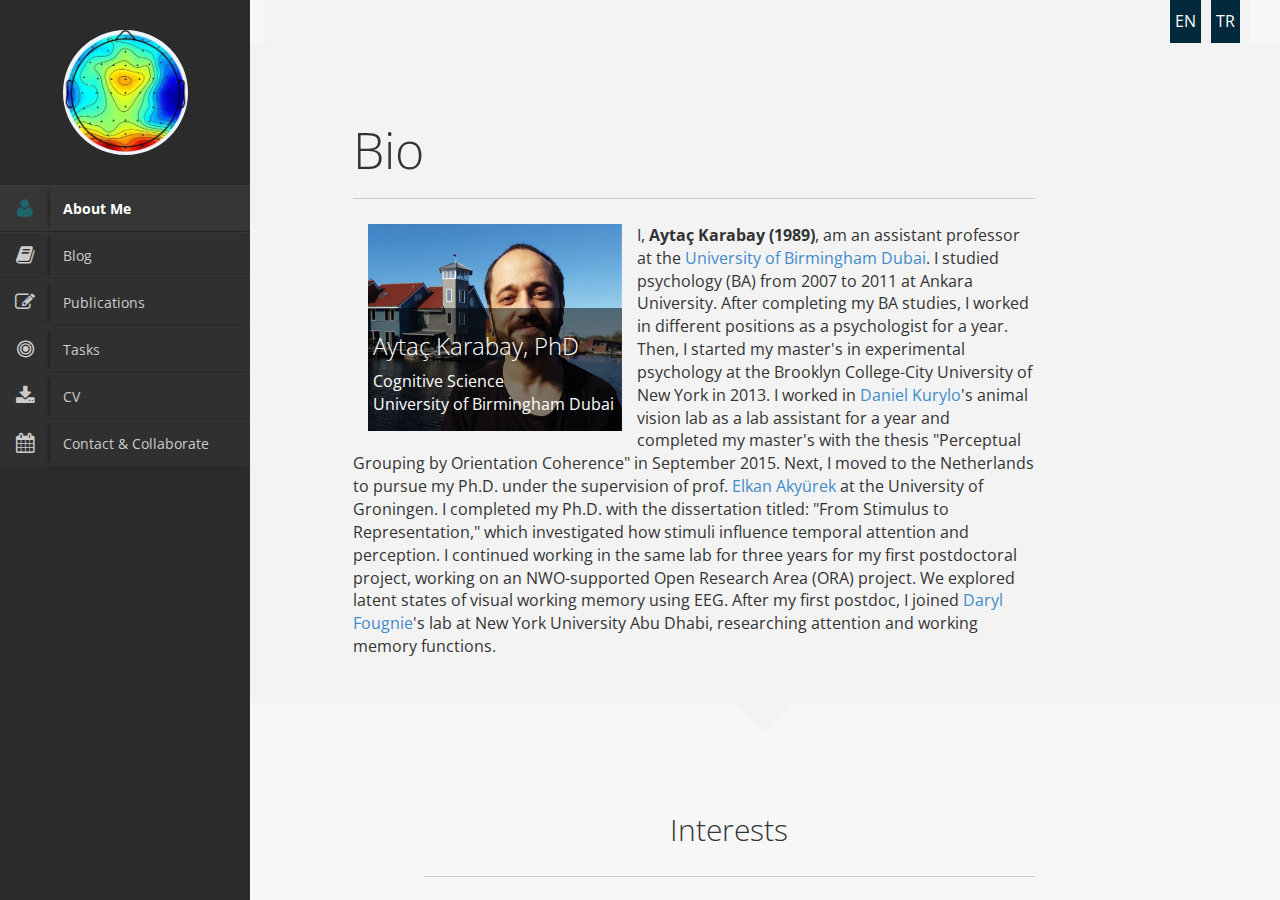
<file: index.html>
<!DOCTYPE html>
<!DOCTYPE html>
<html lang="en">
    <head>
        <title>Aytac Karabay</title>
        <meta http-equiv="Content-Type" content="text/html; charset=UTF-8">
        <meta name="author" content="owwwlab.com">
        <meta name="viewport" content="width=device-width, initial-scale=1, maximum-scale=1">
        
        <meta name="description" content="Aytac Karabay personal webpage" />
        <meta name="keywords" content="faculty profile, theme,css, html, jquery, transition, transform, 3d, css3" />

        <link rel="shortcut icon" href="favicon.ico">

        <!--CSS styles-->
        <link rel="stylesheet" href="css/bootstrap.css">
        <link rel="stylesheet" href="css/font-awesome.min.css">  
        <link rel="stylesheet" href="css/perfect-scrollbar-0.4.5.min.css">
        <link rel="stylesheet" href="css/magnific-popup.css">
        <link rel="stylesheet" href="css/style.css">
        <link id="theme-style" rel="stylesheet" href="css/theme-style.css">
		<link href="https://fonts.googleapis.com/css?family=Open+Sans&amp;subset=latin-ext" rel="stylesheet">
        
        <!--/CSS styles-->
        <!--Javascript files-->
        <script type="text/javascript" src="js/jquery-1.10.2.js"></script>
        <script type="text/javascript" src="js/TweenMax.min.js"></script>
        <script type="text/javascript" src="js/jquery.touchSwipe.min.js"></script>
        <script type="text/javascript" src="js/jquery.carouFredSel-6.2.1-packed.js"></script>
        
        <script type="text/javascript" src="js/modernizr.custom.63321.js"></script>
        <script type="text/javascript" src="js/jquery.dropdownit.js"></script>

        <script type="text/javascript" src="js/jquery.stellar.min.js"></script>
        <script type="text/javascript" src="js/ScrollToPlugin.min.js"></script>

        <script type="text/javascript" src="js/bootstrap.min.js"></script>

        <script type="text/javascript" src="js/jquery.mixitup.min.js"></script>

        <script type="text/javascript" src="js/masonry.min.js"></script>

        <script type="text/javascript" src="js/perfect-scrollbar-0.4.5.with-mousewheel.min.js"></script>

        <script type="text/javascript" src="js/magnific-popup.js"></script>
        <script type="text/javascript" src="js/custom.js"></script>

        <!--/Javascript files-->

    </head>
    <body>
		
        <div id="wrapper">
            <a href="#sidebar" class="mobilemenu"><i class="icon-reorder"></i></a>

            <div id="sidebar">
                <div id="main-nav">
                    <div id="nav-container">
                        <div id="profile" class="clearfix">
                            <div class="portrate hidden-xs"></div>
                            <!--<div class="title">
                                <h2>Aytaç Karabay</h2>
                                <h3>University of Groningen</h3>
                            </div>-->
                            
                        </div>
                        <ul id="navigation">
                            <li>
                              <a href="#biography">
                                <div class="icon icon-user"></div>
                                <div class="text">About Me</div>
                              </a>
                            </li>  
                            
                            <li>
                              <a href="#research">
                                <div class="icon icon-book"></div>
                                <div class="text">Blog</div>
                              </a>
                            </li> 
                            
                            <li>
                              <a href="#publications">
                                <div class="icon icon-edit"></div>
                                <div class="text">Publications</div>
                              </a>
                            </li> 
							
                            <li>
                              <a href="#experiments">
                                <div class="icon icon-bullseye"></div>
                                <div class="text">Tasks</div>
                              </a>
                            </li> 
                            <!--<li>
                              <a href="#teaching">
                                <div class="icon icon-time"></div>
                                <div class="text">Teaching</div>
                              </a>
                            </li>-->

                            <!--<li>
                              <a href="#gallery">
                                <div class="icon icon-picture"></div>
                                <div class="text">Gallery</div>
                              </a>
                            </li>-->

                            <li class="external">
                              <a target="_blank" href="#">
                                  <div class="icon icon-download-alt"></div>
                                  <div class="text"><a href="Files/download/Resume_Karabay.pdf" target="_blank">CV</a></div>
                              </a>
                            </li>
							
                            <li>
                              <a href="#contact">
                                  <div class="icon icon-calendar"></div>
                                  <div class="text">Contact & Collaborate</div>
                              </a>
                            </li>

                        </ul>
                    </div>        
                </div>
                
                <div class="social-icons">
                    <!--<ul>
                        <li><a href="#"><i class="icon-facebook"></i></a></li>
                        <li><a href="#"><i class="icon-twitter"></i></a></li>
                        <li><a href="#"><i class="icon-linkedin"></i></a></li>
                    </ul>-->
                </div>    
            </div>

            <div id="main">
		        <div id="biography" class="page home" data-pos="home">
							<div class="row2">
								<div id="rightlinks">
									<a href="indexTR.html">TR</a> 
									<a href="index.html">EN</a> 
								</div>	
							</div>
							   
					<!--<div class="section color-2">
                        <div class="section-container2">
                                 
                        </div>
                    </div>-->
					
                    <div class="pageheader">
                        <div class="headercontent">
                            <div class="section-container">
								<div class="row">
                                    <div class="col-sm-2 visible-sm"></div>
                                    
                                    <div class="clearfix visible-sm visible-xs"></div>
                                    <div class="col-sm-12 col-md-10">
                                        <h3 class="title">Bio</h3>
										<div class="col-sm-8 col-md-5">
                                        <div class="biothumb">
                                            <img alt="image" src="img/personal/personal-big.jpg" class="img-responsive">
                                            <div class="overlay">
											                                                
                                                <h3 class="">Aytaç Karabay, PhD</h3>
                                                <ul class="list-unstyled">
                                                    <li>Cognitive Science</li>
                                                    <li>University of Birmingham Dubai</li>
                                                </ul>
                                            </div> 
                                        </div>
										</div>
										I, <b>Aytaç Karabay (1989)</b>, am an assistant professor at the <a href="https://www.birmingham.ac.uk/staff/profiles/dubai/karabay-aytac" target="_blank">University of Birmingham Dubai</a>. 
										I studied psychology (BA) from 2007 to 2011 at Ankara University. After completing my BA studies, I worked in different positions as a psychologist 
										for a year. Then, I started my master's in experimental psychology at the Brooklyn College-City University of New York in 
										2013. I worked in <a href="https://www.gc.cuny.edu/people/daniel-kurylo" target="_blank">Daniel Kurylo</a>'s animal vision lab as a lab assistant for a 
										year and completed my master's with the thesis "Perceptual Grouping by Orientation Coherence" in September 2015. Next, 
										I moved to the Netherlands to pursue my Ph.D. under the supervision of prof. <a href="https://www.elkanakyurek.com/" target="_blank">Elkan Akyürek</a> at the University of Groningen. 
										I completed my Ph.D. with the dissertation titled: "From Stimulus to Representation," which investigated how stimuli influence 
										temporal attention and perception. I continued working in the same lab for three years for my first postdoctoral project, 
										working on an NWO-supported Open Research Area (ORA) project. We explored latent states of visual working memory using EEG. 
										After my first postdoc, I joined <a href="https://sites.google.com/site/fougnielab/home" target="_blank">Daryl Fougnie</a>'s 
										lab at New York University Abu Dhabi, researching attention and working memory functions.
										</div>  
                                </div>
                            </div>        
                        </div>
                    </div>
					<div class="pagecontents">
							<div class="section color-2">
							<div class="section-container">
							<div class="row">
									<div class="col-md-9 col-md-offset-1">
                                    <div class="title text-center">
                                        <h2>Interests</h2>
                                    </div>
									</div>
									<div class="col-md-5">
                                        <ul class="ul-boxed list-unstyled" data-columns="2">
                                            <li>Visual Attention</li>
                                            <li>Visual Perception</li>
                                            <li>Visual Working Memory</li>
										</ul>
									</div>
									<div class="col-md-5 col-md-offset-1">
                                        <ul class="ul-boxed list-unstyled" data-columns="2">
											<li>Temporal Integration</li>
                                            <li>Perceptual Grouping</li>
                                            <li>Cocoa Flavanols</li>
                                        </ul>
									</div>
							</div>
							</div>
							</div>
					</div>
                    <div class="pagecontents">
                        <div class="section color-1">
                            <div class="section-container">
                                <div class="row">
                                    <div class="col-md-5">
                                        <div class="title text-center">
                                            <h2>Education & Training</h2>
                                        </div>
                                        <ul class="ul-dates">
                                            <li>
                                                <div class="dates">
                                                    <span>Ph.D.</span>
                                                    <span>2020</span>
                                                </div>
                                                <div class="content">
                                                    <h4>Cognitive Neuroscience</h4>
                                                    <p><em>Rijksuniversiteit Groningen,</em> Groningen, the Netherlands</p>
                                                </div>
                                            </li>
                                            <li>
                                                <div class="dates">
                                                    <span>M.A.</span>
													<span>2015</span>
                                                </div>
                                                <div class="content">
                                                    <h4>Experimental Psychology</h4>
                                                    <p><em>Brooklyn College, City University of New York,</em> NY, the US</p>
                                                </div>
                                            </li>
                                            <li>
                                                <div class="dates">
                                                    <span>B.A.</span>
													<span>2011</span>
                                                </div>
                                                <div class="content">
                                                    <h4>Psychology</h4>
                                                    <p><em>Ankara University,</em> Ankara, Turkey</p>
                                                </div>
                                            </li>
                                            
                                        </ul>

                                    </div> 
									<div class="col-md-5 col-md-offset-1">
                                        <div class="title text-center">
                                            <h2>Academic Positions</h2>
                                        </div>
                                        <ul class="ul-dates">
										
											<li>
                                                <div class="dates">
                                                    <span>2025</span>
                                                    <span>----</span>
                                                </div>
                                                <div class="content">
                                                    <h4>Assistant professor</h4>
                                                    <p>Univesity of Birmingham</p>
                                                </div>
                                            </li>
										
											<li>
                                                <div class="dates">
                                                    <span>2022</span>
                                                    <span>2025</span>
                                                </div>
                                                <div class="content">
                                                    <h4>Postdoctoral researcher</h4>
                                                    <p>New York University</p>
                                                </div>
                                            </li>
											
											<li>
                                                <div class="dates">
                                                    <span>2019</span>
                                                    <span>2022</span>
                                                </div>
                                                <div class="content">
                                                    <h4>Postdoctoral researcher</h4>
                                                    <p>Rijksuniversiteit Groningen</p>
                                                </div>
                                            </li>
											
                                            <li>
                                                <div class="dates">
                                                    <span>2014</span>
                                                    <span>2015</span>
                                                </div>
                                                <div class="content">
                                                    <h4>Lab assistant</h4>
                                                    <p><em>Animal vision lab, </em>Brooklyn College, CUNY</p>
                                                </div>
                                            </li>
                                        </ul>
                                    </div>
                                </div>    
                            </div>
                                
                        </div>

                        <div class="section color-2">
                            <div class="section-container">
                                <div class="row">
                                    <div class="col-md-10 col-md-offset-1">
                                        <div class="title text-center">
                                            <h2>Honors, Awards and Grants</h2>
                                        </div>
                                        <ul class="timeline">
										
											<li class="open">
                                                <div class="date">2022</div>
                                                <div class="circle"></div>
                                                <div class="data">
                                                    <div class="subject">Open Research Award, Open Science Programme, University of Groningen</div>
                                                    <div class="text row">
                                                        <div class="col-md-2">
                                                            <img alt="image" class="thumbnail img-responsive" src="img/personal/OPA.jpeg" >
                                                        </div>
                                                        <div class="col-md-10">
                                                           Open Research award for the study ‘Concealed familiar face detection with pupillometry in rapid serial visual presentation’, by Open Science Programme, University of Groningen, Groningen, the Netherlands. 
                                                        </div>
                                                    </div>
                                                </div>
                                            </li>            							
																				
											<li class="open">
                                                <div class="date">2022</div>
                                                <div class="circle"></div>
                                                <div class="data">
                                                    <div class="subject">Best poster presentation award, Working Memory Engram workshop</div>
                                                    <div class="text row">
                                                        <div class="col-md-2">
                                                            <img alt="image" class="thumbnail img-responsive" src="img/personal/WM_engram_icon.png" >
                                                        </div>
                                                        <div class="col-md-10">
                                                           Best poster presentation award at the Searching for the Working Memory Engram workshop held in University of Groningen, Groningen, the Netherlands. 
                                                        </div>
                                                    </div>
                                                </div>
                                            </li>                                            
											
                                            <li class="open">
                                                <div class="date">2012-2019</div>
                                                <div class="circle"></div>
                                                <div class="data">
                                                    <div class="subject">Scholarship from the Ministry of Education, Turkey (200.000$)</div>
                                                    <div class="text row">
                                                        <div class="col-md-2">
                                                            <img alt="image" class="thumbnail img-responsive" src="img/personal/awards100x100.png" >
                                                        </div>
                                                        <div class="col-md-10">
                                                           Scholarship covering both masters and PhD programs in the field of experimental psychology from the Ministry of Education, Turkey. 
                                                        </div>
                                                    </div>
                                                </div>
                                            </li>
                                         </ul>
                                    </div>
                                </div>
                            </div>
                        </div>                            
                    </div>
                </div>

                <div id="research" class="page">
					<div class="row2">
						<div id="rightlinks">
							<a href="indexTR.html">TR</a> 
							<a href="index.html">EN</a> 
						</div>	
					</div>
                    <div class="pageheader">
                        
                        <div class="headercontent">
							<div class="page-container">
								<div class="section-container">
									<h3 class="title">Blog</h3>
								</div>
								<div class="section color-2">
									<div class="section-container">
										<div class="row">
											<div class="col-md-12">
												<ul class="ul-withdetails">
													<div class="row">
                                                    <div class="col-sm-6 col-md-2">
                                                        <div class="image">
                                                            <img alt="image" src="img/blog/Psychonomics.jpeg" class="img-responsive2">
                                                        </div>
                                                    </div>
                                                    <div class="col-sm-6 col-md-9">
                                                        <div class="meta">
                                                            <h2>Psychonomics Meeting (5/2018)</h2>
                                                            <p> International Psychonomics Meeting was held in Amsterdam which is close to Groningen, so that I took the chance and attended the conference with my veteran poster (Target color and contrast influences temporal attention...). It was really nice to attend such a well-organized conference. A couple of nights in the beautiful Amsterdam was relaxing as well. Overall, great experience! </p>
                                                        </div>
                                                    </div>
													</div>
												</ul>
											</div>
										</div>
                                    </div>
                                </div>
								<div class="section color-1">
									<div class="section-container">
										<div class="row">
											<div class="col-md-12">
												<ul class="ul-withdetails">
											<div class="row">
                                                    <div class="col-sm-6 col-md-2">
                                                        <div class="image">
                                                            <img alt="image" src="img/blog/darkchocolate.jpg" class="img-responsive2">
                                                        </div>
                                                    </div>
                                                    <div class="col-sm-6 col-md-9">
                                                        <div class="meta">
                                                            <h2>Mindwise-Blogpost (4/2018)</h2>
                                                            <p>I and <a href="https://www.elkanakyurek.com/" target="_blank">Elkan</a> wrote a blogpost about the flavanol study that published in Psychopharmacology on the<a href="http://mindwise-groningen.nl/"  target="_blank"> Mindwise </a>.  You can reach the full text via the <a href="http://mindwise-groningen.nl/attention-chocolate-can-give-you-an-edge/" target="_blank"> link</a>. Also, there is a <a href="https://www.reddit.com/r/Nootropics/comments/83i3kt/the_acute_effects_of_cocoa_flavanols_on_temporal/" target="_blank"> reddit post </a> about the study which I encountered; it was really nice to see that people are interested in our work. </p>
                                                        </div>
                                                    </div>
                                            </div>                                          
                                            
                                        </ul>
										</div>
										</div>
                                    </div>
                                </div>
								
								
							</div>
                        </div>    
                    </div>
                </div>
				
               <div id="publications" class="page">
                    <div class="row2">
						<div id="rightlinks">
							<a href="indexTR.html">TR</a> 
							<a href="index.html">EN</a> 
						</div>	
					</div>
					<div class="page-container">
                        <div class="pageheader">
                            <div class="headercontent">
                                <div class="section-container">
                                    <h2 class="title">Publications</h2>
                                </div>
                            </div>
                        </div>

                        <div class="pagecontents">
                            
                            <div class="section color-1" id="filters">
                                <div class="section-container">
                                    <div class="row">
                                        
                                        <div class="col-md-3">
                                            <h3>Filter by type:</h3>
                                        </div>
                                        <div class="col-md-6">
                                            <select id="cd-dropdown" name="cd-dropdown" class="cd-select">
                                                <option class="filter" value="all" selected>All types</option>
                                                <option class="filter" value="jpaper">Journal Papers</option>
                                                <option class="filter" value="cpaper">Conference Contributions</option>
                                                <!-- <option class="filter" value="bookchapter">Book Chapters</option>-->
                                                <option class="filter" value="book">Books</option>
                                                <!-- <option class="filter" value="report">Reports</option>
                                                <option class="filter" value="tpaper">Technical Papers</option> -->
                                            </select>
                                        </div>
                                        
                                        <div class="col-md-3" id="sort">
                                            <span>Sort by year:</span>
                                            <div class="btn-group pull-right"> 

                                                <button type="button" data-sort="data-year" data-order="desc" class="sort btn btn-default"><i class="icon-sort-by-order"></i></button>
                                                <button type="button" data-sort="data-year" data-order="asc" class="sort btn btn-default"><i class="icon-sort-by-order-alt"></i></button>
                                            </div>
                                        </div>    
                                    </div>
                                </div>
                            </div>

                            <div class="section color-2" id="pub-grid">
                                <div class="section-container">
                                    <div class="row">
                                        <div class="col-md-12">
                                            <div class="pitems">
											
												<div class="item mix jpaper" data-year="2025">
                                                    <div class="pubmain">
                                                        <div class="pubassets">
                                                            <a href="#" class="pubcollapse">
                                                                <i class="icon-expand-alt"></i>
                                                            </a>
                                                            <a href="https://onlinelibrary.wiley.com/doi/full/10.1111/psyp.70020" class="tooltips" title="External link" target="_blank">
                                                                <i class="icon-external-link"></i> 
                                                            </a>
															<a href="https://onlinelibrary.wiley.com/doi/pdfdirect/10.1111/psyp.70020?download=true" class="tooltips" title="Download" target="_blank">
                                                                <i class="icon-cloud-download"></i>
                                                            </a>
															<a href="https://osf.io/7wrjh/" class="tooltips" title="Data" target="_blank">
                                                                <i class="icon-bar-chart"></i>
                                                            </a> 
															
													    </div>
                                                        <h4 class="pubtitle">Behaviorally irrelevant feature matching increases neural and behavioral working memory readout</h4>
                                                        <div class="pubauthor"><strong>Karabay, A.</strong>, Wolff, M. J., Ruuskanen, V., & Akyürek, E.G. </div>
                                                        <div class="pubcite"><span class="label label-success">Journal Paper</span>  Psychophysiology. (2025)</div>
                                                    </div>
                                                    <div class="pubdetails">
                                                        <h4>Abstract</h4>
                                                        <p>There is an ongoing debate about whether working memory (WM) maintenance relies on persistent activity and/or short-term synaptic plasticity. 
														This is a challenging question, because neuroimaging techniques in cognitive neuroscience measure activity only. Recently, neural perturbation 
														techniques have been developed to tackle this issue, such as visual impulse perturbation or “pinging,” which reveals (un)attended WM content during
														maintenance. There are contrasting explanations of how pinging reveals WM content, which is central to the debate. Pinging could reveal mnemonic
														representations by perturbing content-specific networks or by increasing the neural signal-to-noise ratio of active neural states. Here we tested
														the extent to which the neural impulse response is patterned by the WM network, by presenting two different impulse stimuli. If the impulse 
														interacts with WM networks, the WM-specific impulse response should be enhanced by physical overlap between the initial memory item and the
														subsequent external perturbation stimulus. This prediction was tested in a working memory task by matching or mismatching task-irrelevant 
														spatial frequencies between memory items and impulse stimuli, as well as probes. Matching probe spatial frequency with memory items resulted 
														in faster behavioral response times and matching impulse spatial frequency with memory items increased the specificity of the neural impulse 
														response as measured from EEG. Matching spatial frequencies did neither result in globally stronger neural responses nor in a larger decrease 
														in trial-to-trial variability compared to mismatching spatial frequencies. The improved neural and behavioral readout of irrelevant feature 
														matching provide evidence that impulse perturbation interacts directly with the memory representations.</p>
                                                    </div>
                                                </div>					
												
												
												<div class="item mix jpaper" data-year="2025">
                                                    <div class="pubmain">
                                                        <div class="pubassets">
                                                            <a href="#" class="pubcollapse">
                                                                <i class="icon-expand-alt"></i>
                                                            </a>
                                                            <a href="https://link.springer.com/article/10.1007/s00394-024-03514-8" class="tooltips" title="External link" target="_blank">
                                                                <i class="icon-external-link"></i> 
                                                            </a>
															<a href="https://link.springer.com/content/pdf/10.1007/s00394-024-03514-8.pdf" class="tooltips" title="Download" target="_blank">
                                                                <i class="icon-cloud-download"></i>
                                                            </a>
															<a href="https://osf.io/kjgyd" class="tooltips" title="Data" target="_blank">
                                                                <i class="icon-bar-chart"></i>
                                                            </a> 
															
													    </div>
                                                        <h4 class="pubtitle">Concurrent consumption of cocoa flavanols and caffeine does not acutely modulate working memory and attention</h4>
                                                        <div class="pubauthor">Akyürek, E.G., <strong>Karabay, A.</strong>, & Altınok, A. </div>
                                                        <div class="pubcite"><span class="label label-success">Journal Paper</span>  European Journal of Nutrition. (2025)</div>
                                                    </div>
                                                    <div class="pubdetails">
                                                        <h4>Abstract</h4>
                                                        <p><strong>Purpose: </strong>Consumption of cocoa flavanols and caffeine might acutely enhance cognition, particularly in synergy. Due to the use of multifaceted tasks in prior research, it is unclear precisely which cognitive functions are implicated. Here we aimed to assess the acute effects of the (joint) ingestion of cocoa flavanols and caffeine on temporal attention, spatial attention, and working memory.</p>
														<p><strong>Methods: </strong>In four separate sessions of a randomized, double-blind, placebo-controlled, crossover trial, 48 young adult participants consumed a placebo drink, a cocoa flavanols (415 mg) drink, a caffeine (215 mg) drink, and a drink containing both concurrently. In each session, after ingestion, we tested performance in three cognitive tasks. We tested temporal attention in a dual-target rapid serial visual presentation paradigm, known to elicit the attentional blink, in which the time between the targets was manipulated. We measured spatial attention in a visual search task, where we varied the number of distractors that appeared simultaneously with the target. We tested working memory in a delayed recall task, in which the number of stimuli to be remembered was manipulated.</p>
														<p><strong>Results: </strong>We obtained the expected performance pattern in each task, but found no evidence for modulation of response accuracy or reaction times by the ingestion of either substance, nor of their combined ingestion, even in the most challenging task conditions.</p>
														<p><strong>Conclusions: </strong>We conclude that, even when jointly ingested, neither the tested amount of cocoa flavanols nor caffeine have acute effects that are robustly measurable on cognitive tasks that target attention and working memory specifically.</p>
                                                    </div>
                                                </div>					
												
												<div class="item mix jpaper" data-year="2024">
                                                    <div class="pubmain">
                                                        <div class="pubassets">
                                                            
                                                            <a href="https://escienceediting.org/journal/view.php?doi=10.6087/kcse.345" class="tooltips" title="External link" target="_blank">
                                                                <i class="icon-external-link"></i> 
                                                            </a>
															<a href="https://escienceediting.org/upload/pdf/kcse-345.pdf" class="tooltips" title="Download" target="_blank">
                                                                <i class="icon-cloud-download"></i>
                                                            </a>
															<!--<a href="https://osf.io/wf5uv/" class="tooltips" title="Data" target="_blank">
                                                                <i class="icon-bar-chart"></i>
                                                            </a> -->
															
													    </div>
                                                        <h4 class="pubtitle">Our journey as intern junior editors at the journal of experimental psychology: Human perception and performance</h4>
                                                        <div class="pubauthor">Guérin, S.M.R., Tarlao, C., & <strong>Karabay, A.</strong></div>
                                                        <div class="pubcite"><span class="label label-success">Essay</span> Science Editing. (2024)</div>
                                                    </div>
                                                </div>															
												
													
												<div class="item mix jpaper" data-year="2024">
                                                    <div class="pubmain">
                                                        <div class="pubassets">
                                                            <a href="#" class="pubcollapse">
                                                                <i class="icon-expand-alt"></i>
                                                            </a>
                                                            <a href="https://link.springer.com/article/10.3758/s13428-024-02477-2#Sec33" class="tooltips" title="External link" target="_blank">
                                                                <i class="icon-external-link"></i> 
                                                            </a>
															<a href="https://link.springer.com/content/pdf/10.3758/s13428-024-02477-2.pdf" class="tooltips" title="Download" target="_blank">
                                                                <i class="icon-cloud-download"></i>
                                                            </a>
															<a href="https://osf.io/wf5uv/" class="tooltips" title="Data" target="_blank">
                                                                <i class="icon-bar-chart"></i>
                                                            </a> 
															
													    </div>
                                                        <h4 class="pubtitle">Introducing ART: a new method of testing auditory memory with circular reproduction tasks</h4>
                                                        <div class="pubauthor"><strong>Karabay, A.</strong>, Nijenkamp, R., Sarampalis, A., & Fougnie, D. </div>
                                                        <div class="pubcite"><span class="label label-success">Journal Paper</span> Behavior Research Methods. (2024)</div>
                                                    </div>
                                                    <div class="pubdetails">
                                                        <h4>Abstract</h4>
                                                        <p>Theories of visual working memory have seen significant progress through the use of continuous reproduction tasks. However, these tasks have mainly focused on studying visual features, 
														with limited examples existing in the auditory domain. Therefore, it is unknown to what extent newly developed memory models reflect domain-general limitations or are specific to the visual
														domain. To address this gap, we developed a novel methodology: the Auditory Reproduction Task (ART). This task utilizes Shepard tones, which create an infinite rising or falling tone illusion
														by dissecting pitch chroma and height, to create a 1-360° auditory circular space. In Experiment 1, we validated the perceptual circularity and uniformity of this auditory stimulus space. 
														In Experiment 2, we demonstrated that auditory working memory shows similar set size effects to visual working memory—report error increased at set size two relative to one caused by swap errors.
														In Experiment 3, we tested the validity of ART by correlating reproduction errors with commonly used auditory and visual working memory tasks. Analyses revealed that ART errors were significantly
														correlated with performance in both auditory and visual working memory tasks, albeit with a stronger correlation observed with auditory working memory. While these experiments have only scratched
														the surface of the theoretical and computational constraints on auditory working memory, they provide a valuable proof-of-concept for ART. Further research with ART has the potential to deepen
														our understanding of auditory working memory, as well as to explore the extent to which existing models are tapping into domain-general constraints. 
														</p>
                                                    </div>
                                                </div>						
												
												
												<div class="item mix cpaper" data-year="2024">
													<div class="pubmain">
													<!--<div class="pubassets">
                                                            <a href="#" class="pubcollapse">
                                                                <i class="icon-expand-alt"></i>
                                                            </a>
                                                    </div>
													<div class="pubassets">
                                                            <a href="#" class="pubcollapse">
                                                                <i class="icon-expand-alt"></i>
                                                            </a>
                                                    </div>-->
														<h4 class="pubtitle"> Evidence against levels of processing theories of visual awareness </h4>
                                                        <div class="pubauthor"> <strong>Karabay, A.</strong>, & Fougnie, D.  </div>
                                                        <div class="pubcite"><span class="label label-warning">Poster</span>  Asia Pacific Conference On Vision (APCV2024) in Singapore. (2024)</div>
													</div>
													<div class="pubdetails">
                                                        <h4>Abstract</h4>
                                                        <p>There is debate about whether awareness during visual perception occurs abruptly (all-or-none) or gradually. One influential view is the
														levels of processing (LOP) theory which states that visual awareness depends on the stimulus. Low-level stimuli, such as color, evoke gradual
														awareness, while high-level stimuli, such as object identity, elicit abrupt, all-or-none perception. A critical source of evidence supporting
														LOP is that self-reported perceptual clarity measures reveal more intermediate values of perceptual clarity for low- (e.g. color) than high- 
														(e.g. letter) level stimuli. Here we provide several pieces of evidence inconsistent with this theory. First, previous studies confound stimulus
														level with category-flatness. Does increased perceptual clarity of X versus blue reflect that a noisy perception of X is perceived as X due to 
														large category priors for letter stimuli (e.g. there is no meaningful halfway point between X and M but there is between blue and red)? Consistent 
														with this, when we generated a high-level stimulus set that lacked meaningful category boundaries (by morphing unfamiliar faces into a continuous space)
														our results revealed gradual awareness. Second, by varying foil-target similarity, we show that an assumption underlying perceptual clarity measures—that
														they measure stimulus clarity not the difficulty of perceptual judgments—is incorrect. Finally, existing studies do not equate performance. This is 
														problematic because high-level stimuli have better performance, and the apparent all-or-none nature of categorical stimuli may reflect few intermediate 
														perceptual clarity ratings due to high confidence. Consistent with this, preliminary data suggests gradual awareness for all stimuli, including letters, 
														when task performance is equated across stimuli. Taken together, our findings reject the notion of separate awareness pathways for high- vs. low-level 
														stimuli and suggest that gradual versus all-or-none perception depends on other methodological properties.
														</p>
                                                    </div>
												</div>
												
												<div class="item mix cpaper" data-year="2024">
													<div class="pubmain">
													<!--<div class="pubassets">
                                                            <a href="#" class="pubcollapse">
                                                                <i class="icon-expand-alt"></i>
                                                            </a>
                                                    </div>
													<div class="pubassets">
                                                            <a href="#" class="pubcollapse">
                                                                <i class="icon-expand-alt"></i>
                                                            </a>
                                                    </div>-->
														<h4 class="pubtitle"> Where’s Waldo in the mind: Accessing perceptual and semantic attributes in perception and working memory </h4>
                                                        <div class="pubauthor"> Sasin, E., Zhou, Y., <strong>Karabay, A.</strong>, Shrestha, S., & Fougnie, D.  </div>
                                                        <div class="pubcite"><span class="label label-warning">Poster</span>  The Vision Sciences Society Meeting (VSS2024) in Florida, USA. (2024)</div>
													</div>
													<div class="pubdetails">
                                                        <h4>Abstract</h4>
                                                        <p>During perception, low-level features (such as color) are processed faster than high-level features (such as semantic properties). But what about
														accessing information from working memory? Recent work (Kong & Fougnie, 2021) has shown that search in working memory may be distinct from visual
														search regarding which features are most efficient. Further, research on long-term memory (Linde-Domingo, Treder, Kerrén, & Wimber, 2019) has 
														shown that semantic information is retrieved more rapidly than perceptual information. However, it is not yet known whether semantic properties
														are accessed faster from working memory than perceptual attributes. In two experiments, participants were shown four images that were either 
														animate or inanimate objects (semantic property) and which could be in the form of a photograph or drawing (perceptual property). Participants
														were pre-cued (perception – Experiment 1) or post-cued (working memory – Experiment 2) to the location of one of these objects. The cues were 
														accompanied by either a semantic (“animate or inanimate?”) or perceptual (“drawing or photograph?”) question. Unsurprisingly, perceptual aspects
														were discriminated faster than semantic aspects when the information was available to visual perception. However, when the task required accessing
														no longer presented information from working memory, participants took less time to respond to semantic than perceptual queries. These experiments,
														together with other recent findings, point to a reversal of the processing hierarchy for perception and memory. While visual perception is feed-forward,
														retrieving information in memory might first involve accessing high-level properties such as semantic categories, followed by access to lower-level visual properties.
														</p>
                                                    </div>
												</div>
												
												
												
												
												<div class="item mix jpaper" data-year="2024">
                                                    <div class="pubmain">
                                                        <div class="pubassets">
                                                            <a href="#" class="pubcollapse">
                                                                <i class="icon-expand-alt"></i>
                                                            </a>
                                                            <a href="https://direct.mit.edu/imag/article/doi/10.1162/imag_a_00173/120839/Concurrent-maintenance-of-both-veridical-and" class="tooltips" title="External link" target="_blank">
                                                                <i class="icon-external-link"></i> 
                                                            </a>
															<a href="https://direct.mit.edu/imag/article-pdf/doi/10.1162/imag_a_00173/2373425/imag_a_00173.pdf" class="tooltips" title="Download" target="_blank">
                                                                <i class="icon-cloud-download"></i>
                                                            </a>
															<a href="https://osf.io/3hdpc" class="tooltips" title="Data" target="_blank">
                                                                <i class="icon-bar-chart"></i>
                                                            </a> 
															
													    </div>
                                                        <h4 class="pubtitle">Concurrent maintenance of both veridical and transformed working memory representations within unique coding schemes</h4>
                                                        <div class="pubauthor">Kandemir, G., Wolff, M.J., <strong>Karabay, A.</strong>, Stokes, M.G., Axmacher, N., & Akyürek, E.G.</div>
                                                        <div class="pubcite"><span class="label label-success">Journal Paper</span> Imaging Neuroscience. (2024)</div>
                                                    </div>
                                                    <div class="pubdetails">
                                                        <h4>Abstract</h4>
                                                        <p>In the dynamic environment we live in, the already limited information that human working memory can maintain needs to be constantly updated
														to optimally guide behaviour. Indeed, previous studies showed that leading up to a response, representations maintained in working memory 
														representations are transformed continuously. This goes hand-in-hand with the removal of task-irrelevant items. However, does such removal
														also include the representations of stimuli as they were originally, prior to transformation? Here we assessed the neural representation of 
														task-relevant transformed representations, and the no-longer-relevant veridical representations they originated from. We applied multivariate
														pattern analysis to electroencephalographic data during maintenance of orientation gratings with and without mental rotation. During maintenance,
														we perturbed the representational network by means of a visual impulse stimulus, and were thus able to successfully decode veridical as well as
														imaginary, transformed orientation gratings from impulse-driven activity. The impulse response reflected only task-relevant (cued), 
														but not task-irrelevant (uncued) items, suggesting that the latter were quickly discarded from working memory. By contrast, even though the
														original cued orientation gratings were also no longer task-relevant after mental rotation, these items continued to be represented next to
														the rotated ones, in different representational formats. This seemingly inefficient use of scarce working memory capacity was associated with
														reduced probe response times and may thus serve to increase precision and flexibility in guiding behaviour in dynamic environments.
														</p>
                                                    </div>
                                                </div>						
												
												
												
												<div class="item mix jpaper" data-year="2024">
                                                    <div class="pubmain">
                                                        <div class="pubassets">
                                                            <a href="#" class="pubcollapse">
                                                                <i class="icon-expand-alt"></i>
                                                            </a>
                                                            <a href="https://www.sciencedirect.com/science/article/pii/S1053810023001642" class="tooltips" title="External link" target="_blank">
                                                                <i class="icon-external-link"></i> 
                                                            </a>
															<a href="https://www.sciencedirect.com/science/article/pii/S1053810023001642/pdfft?md5=6013e46f651ec491aa01cdebbaed322b&pid=1-s2.0-S1053810023001642-main.pdf" class="tooltips" title="Download" target="_blank">
                                                                <i class="icon-cloud-download"></i>
                                                            </a>
															<a href="https://osf.io/am5y7/" class="tooltips" title="Data" target="_blank">
                                                                <i class="icon-bar-chart"></i>
                                                            </a> 
															
													    </div>
                                                        <h4 class="pubtitle">Attentional blur and blink: Effects of adaptive attentional scaling on visual awareness</h4>
                                                        <div class="pubauthor">Wang, S., <strong>Karabay, A.</strong>, & Akyürek, E.G.</div>
                                                        <div class="pubcite"><span class="label label-success">Journal Paper</span> Consciusness and Cognition. (2024)</div>
                                                    </div>
                                                    <div class="pubdetails">
                                                        <h4>Abstract</h4>
                                                        <p>Attentional scaling is a crucial mechanism that enables us to flexibly allocate our attention to larger or smaller regions in 
														the visual field. Although previous studies have demonstrated the critical role of attentional scaling in visual processing, its 
														impact on modulating visual awareness is not yet fully understood. This study investigates the adaptive control of attentional scaling 
														and its influence on visual awareness in an attentional blink paradigm. Participants were required to attend to the first target’s location, 
														which was manipulated either session-wise, trial-wise, or such that it could be learned across a block of trials. Discrete, all-or-none, 
														awareness was expected when attention was allocated to a narrow area, while gradual awareness was expected when attention was allocated 
														to a larger area. We used mixture modeling to assess second target awareness across these different attentional scales. The results revealed 
														that participants could adaptively control their attentional scale both across stable sessions, and through (implicit) statistical learning 
														in blocks of successive trials. This produced gradual perceptual awareness when the participants adopted a broad attentional scale, causing 
														an attentional “blur”. However, trial-wise cues did not allow for attentional scaling, resulting in more discrete target perception overall, 
														and an attentional “blink”. We conclude that the attentional scale is to some extent under adaptive control during the attentional blink/blur, 
														where it can produce qualitatively different modes of perceptual awareness.
														</p>
                                                    </div>
                                                </div>						
												
												
												<div class="item mix cpaper" data-year="2023">
													<div class="pubmain">
													<div class="pubassets">
                                                            <a href="#" class="pubcollapse">
                                                                <i class="icon-expand-alt"></i>
                                                            </a>
                                                    </div>
													<!--<div class="pubassets">
                                                            <a href="#" class="pubcollapse">
                                                                <i class="icon-expand-alt"></i>
                                                            </a>
                                                    </div>-->
														<h4 class="pubtitle"> Concealed familiar face detection with EEG in rapid serial visual presentation </h4>
                                                        <div class="pubauthor"> Chen, I., <strong>Karabay, A.</strong>, Mathȏt, S., Buchel, P., van der Mijn, R.,  Bowman, H., & Akyürek, E. G.  </div>
                                                        <div class="pubcite"><span class="label label-warning">Poster</span>  the 45th European Conference on Visual Perception (ECVP) in Paphos, Cyprus. (2023)</div>
													</div>
													<div class="pubdetails">
                                                        <h4>Abstract</h4>
                                                        <p>Classical concealed information tests (CITs) are in some circumstances able to detect concealed information, but are also vulnerable to countermeasures that participants can use to shield
															concealed information from detection. Rapid serial visual presentation (RSVP) has proven effective against such countermeasures, and can thus substantially reduce type-II error. Research to date has relied on classic univariate analyses of EEG
															data. Here we investigated whether RSVP-based CIT with multivariate analysis (decoding) of the EEG is potentially more effective for detecting ‘concealed knowledge’ of familiar faces. 29
															participants searched for a target face in an RSVP task while a familiar face (one of their parents’ faces), or one of two control
															faces also appeared in the stream. Using neural-network decoding, we detected concealed information for each individual
															with an average hit rate of 61.8% and an average correct rejection rate of 72.7%, while accuracy was 49.4% (around chance
															level), when we decoded one control face from the other. In comparison, univariate analyses were only able to detect familiar face recognition in 19 participants. Our findings suggest that 
															neural-network decoding makes RSVP-based CIT a more reliable method to detect concealed information.
														</p>
                                                    </div>
												</div>


												<div class="item mix cpaper" data-year="2023">
													<div class="pubmain">
													<div class="pubassets">
                                                            <a href="#" class="pubcollapse">
                                                                <i class="icon-expand-alt"></i>
                                                            </a>
                                                    </div>
													<!--<div class="pubassets">
                                                            <a href="#" class="pubcollapse">
                                                                <i class="icon-expand-alt"></i>
                                                            </a>
                                                    </div>-->
														<h4 class="pubtitle"> Introducing ART: a new method of testing auditory memory with circular reproduction tasks </h4>
                                                        <div class="pubauthor"> Fougnie, D., <strong>Karabay, A.</strong>, Nijenkamp, R., & Sarampalis, A.  </div>
                                                        <div class="pubcite"><span class="label label-warning">Poster</span>  The Vision Sciences Society Meeting (VSS2023) in Florida, USA. (2023)</div>
													</div>
													<div class="pubdetails">
                                                        <h4>Abstract</h4>
                                                        <p>Working memory research has largely focused on the visual domain, however, a full picture of working memory requires understanding its properties 
														in other domains (e.g., auditory). Recently, working memory tasks have focused on circular reproduction tasks, since these allow the separation of 
														putatively distinct mechanisms. Critically, such tasks have been leveraged only to study visual features (e.g., color & orientation) and have not been 
														expanded to the auditory domain. Here we developed a new methodology: Auditory reproduction task (ART). To overcome the challenge of creating a circular 
														space with auditory information, we relied on Shepard tones which create an illusion of infinite rising or falling tone frequency. We converted an octave 
														range of Shepard tones to a 0-360° circular space. In the first experiment, we validated the perceptual circularity of the Shepard tones with multidimensional 
														scaling. The perceptual space of the tones resembled an almost perfect circle. In the second experiment, we demonstrated that auditory working memory shows 
														set-size effects, similar to visual working memory. Specifically, reproduction errors increased when participants were required to retain two (sequentially 
														presented) versus one tone. Further, the preliminary results, when subjected to mixture modeling, revealed that precision decreased as a function of set size, 
														demonstrating that the theoretical models on visual working memory can be used to study auditory working memory. Similar to visual working memory, we found 
														evidence that the non-tested item influenced responses to the tested item—repulsion when the distance between the two random tones was small and attraction 
														when the distance was large. Taken as a whole, these findings validate the ART task as a useful tool to study the properties of auditory working memory and 
														how they may be similar to (or differ from) visual working memory.
														</p>
                                                    </div>
												</div>
												
												
												<div class="item mix cpaper" data-year="2023">
													<div class="pubmain">
													<div class="pubassets">
                                                            <a href="#" class="pubcollapse">
                                                                <i class="icon-expand-alt"></i>
                                                            </a>
                                                    </div>
													<!--<div class="pubassets">
                                                            <a href="#" class="pubcollapse">
                                                                <i class="icon-expand-alt"></i>
                                                            </a>
                                                    </div>-->
														<h4 class="pubtitle"> Concealed familiar face detection with oculomotor measures and EEG in rapid serial visual presentation </h4>
                                                        <div class="pubauthor"> Chen, I., Mathȏt, S., van der Mijn, R., <strong>Karabay, A.</strong>, Bowman, H., & Akyürek, E. G.  </div>
                                                        <div class="pubcite"><span class="label label-warning">Poster</span>  The Vision Sciences Society Meeting (VSS2023) in Florida, USA. (2023)</div>
													</div>
													<div class="pubdetails">
                                                        <h4>Abstract</h4>
                                                        <p>Traditional concealed information tests (CIT) work fairly well, but people can still use countermeasures to avoid detection. Presenting 
														the critical stimuli in rapid serial visual presentation (RSVP) while measuring EEG has proven effective against countermeasures. We investigated
														here to what extent concealed information (familiar faces) are also detectable in RSVP-based CIT with oculomotor measures, in particular pupil 
														size and micro-saccades. In our two studies (one with oculomotor measures and one with EEG), 31 and 34 participants, respectively, were asked to
														search for a target face in an RSVP task, while a familiar face, one of their parents’ faces, or a control face also appeared in the task. We 
														found that the pupil dilated more in response to the familiar faces, as compared to control faces, an effect that was most pronounced when looking 
														at the velocity of pupil-size changes, rather than pupil size itself. Micro-saccades did not seem to add much information. Overall, EEG remained 
														more sensitive than the oculomotor measures, but concealed information detection by means of the latter was nevertheless substantial. Taking 
														practical considerations into account, the application of oculomotor measures in RSVP-based CIT may thus present a viable alternative to EEG.
														</p>
                                                    </div>
												</div>


												<div class="item mix cpaper" data-year="2023">
													<div class="pubmain">
													<div class="pubassets">
                                                            <a href="#" class="pubcollapse">
                                                                <i class="icon-expand-alt"></i>
                                                            </a>
                                                    </div>
													<!--<div class="pubassets">
                                                            <a href="#" class="pubcollapse">
                                                                <i class="icon-expand-alt"></i>
                                                            </a>
                                                    </div>-->
														<h4 class="pubtitle">Attentional blur and blink: Effects of adaptive attentional scaling on visual awareness </h4>
                                                        <div class="pubauthor">Wang, S., <strong>Karabay, A.</strong>, & Akyürek, E. G. </div>
                                                        <div class="pubcite"><span class="label label-warning">Talk</span> 23st Conference of the European Society for Cognitive Psychology (ESCoP) in Porto, Portugal. (2023)</div>
													</div>
													<div class="pubdetails">
                                                        <h4>Abstract</h4>
                                                        <p>Attentional scaling is a mechanism allowing us to allocate our attention flexibly to larger or smaller regions, the role of which in visual processing has been established 
														in previous studies. However, little is known about its role in modulating visual awareness. This study investigated how attentional scaling can be adaptively controlled and 
														influence visual awareness. We employed an attentional blink (AB) paradigm that highlights the temporal limits of attentional selection. The first target’s location was either 
														explicitly cued, block-wise or trial-wise, or implicitly learned. Narrow attentional scaling resulted in discrete awareness, whereas broader one produced gradual awareness.
														Mixture modeling was used to assess second target awareness across attentional scaling conditions. We found that participants were able to adjust attentional scaling through
														both explicit block-wise cues and implicit learning, leading to a gradual awareness (attentional blur). Trialwise cues did not allow attentional scaling, causing more discrete
														target perception overall (attentional blink). Our study thus showed that attentional scaling could be adaptively controlled during the AB, leading to qualitatively different 
														perceptual awareness.
														</p>
                                                    </div>
												</div>												
												
												<div class="item mix cpaper" data-year="2023">
													<div class="pubmain">
													<div class="pubassets">
                                                            <a href="#" class="pubcollapse">
                                                                <i class="icon-expand-alt"></i>
                                                            </a>
                                                    </div>
													<!--<div class="pubassets">
                                                            <a href="#" class="pubcollapse">
                                                                <i class="icon-expand-alt"></i>
                                                            </a>
                                                    </div>-->
														<h4 class="pubtitle">Concealed familiar face detection with EEG in rapid serial visual presentation </h4>
                                                        <div class="pubauthor">Chen, I., Mathȏt, S., van der Mijn, R., <strong>Karabay, A.</strong>, Bowman, H., & Akyürek, E. G. </div>
                                                        <div class="pubcite"><span class="label label-warning">Talk</span> 23st Conference of the European Society for Cognitive Psychology (ESCoP) in Porto, Portugal. (2023)</div>
													</div>
													<div class="pubdetails">
                                                        <h4>Abstract</h4>
                                                        <p>Classical concealed information tests (CITs) are in some circumstances able to detect concealed information, but vulnerable to countermeasures 
														that participants can use to shield concealed information from detection. Rapid serial visual presentation (RSVP) has proven effective against such
														countermeasures, and can thus substantially reduce type-II error. Research to date has relied on classic univariate analyses of EEG data. Here we
														investigated whether RSVP-based CIT with multivariate analysis (decoding) of the EEG is potentially more effective for detecting 'concealed knowledge'
														of familiar face. 29 participants searched for a target face in an RSVP task while a familiar face (one of their parents' faces), or one of two control
														faces also appeared. Using neural network decoding, we detected concealed information for each individual with an average hit rate of 61.8% and an average 
														correct rejection rate of 72.7%, while accuracy was around chance level when we decoded one control face from the other. In comparison, univariate analyses
														were only able to detect familiar face recognition in 19 participants. Our findings suggest that neural network decoding makes RSVP-based CIT a more reliable
														method to detect concealed information.
														</p>
                                                    </div>
												</div>
												
												
												<div class="item mix jpaper" data-year="2023">
                                                    <div class="pubmain">
                                                        <div class="pubassets">
                                                            <a href="#" class="pubcollapse">
                                                                <i class="icon-expand-alt"></i>
                                                            </a>
                                                            <a href="https://journals.sagepub.com/doi/10.1177/02698811231161579" class="tooltips" title="External link" target="_blank">
                                                                <i class="icon-external-link"></i> 
                                                            </a>
															<a href="https://journals.sagepub.com/doi/pdf/10.1177/02698811231161579?download=true" class="tooltips" title="Download" target="_blank">
                                                                <i class="icon-cloud-download"></i>
                                                            </a>
															<a href="https://osf.io/tqyme/" class="tooltips" title="Data" target="_blank">
                                                                <i class="icon-bar-chart"></i>
                                                            </a> 
															
													    </div>
                                                        <h4 class="pubtitle">The effects of gamma-aminobutyric acid (GABA) on working memory and attention: A randomised, double-blind, placebo-controlled, crossover trial</h4>
                                                        <div class="pubauthor">Altınok, A., <strong>Karabay, A.</strong>, de Jonge, J., Balta, G., & Akyürek, E.G.</div>
                                                        <div class="pubcite"><span class="label label-success">Journal Paper</span> Journal of Psychopharmacology. (2023)</div>
                                                    </div>
                                                    <div class="pubdetails">
                                                        <h4>Abstract</h4>
                                                        <p><strong>Background:</strong> γ-aminobutyric acid (GABA) is a primary inhibitory neurotransmitter that plays a
														significant role in the central nervous system. Studies on both animals and humans show it has
														the pharmacological potential for reducing the impact of cognitive disorders, as well as enhancing
														cognitive functions and mood. However, its specific effects on human attention and working
														memory have not yet been extensively studied.</p>
														<p><strong>Aims:</strong> In this randomised, double-blind, placebo-controlled, and crossover trial, we aimed to test
														whether the administration of 800 mg GABA, dissolved in a drink, acutely affected visual working
														memory maintenance, as well as temporal and spatial attention in healthy adults.
														Methods: The participants were 32 young adults (16 females and 16 males). Working memory
														recall precision, spatial attention and temporal attention were measured by a delayed match-tosample task, a visual search task, and a speeded rapid serial visual presentation task,
														respectively. Participants completed two experimental sessions (GABA and Placebo) in
														randomized and counterbalanced order. In each session, forty-five minutes after administration
														of the drink, they completed the all three of the aforementioned cognitive tasks.</p>
														<p><strong>Results:</strong> Linear mixed model analysis results showed that GABA increased visual search time,
														compared to the placebo, but did not affect visual search accuracy, temporal attention, nor visual
														working memory precision.</p>
														<p><strong>Conclusions:</strong> The results suggest that GABA increases visual search time but does not affect
														temporal attention and memory, and that previously reported effects on cognition might rely on
														other functions.
														</p>
                                                    </div>
                                                </div>						
												
												<div class="item mix cpaper" data-year="2022">
													<div class="pubmain">
													<div class="pubassets">
                                                            <a href="#" class="pubcollapse">
                                                                <i class="icon-expand-alt"></i>
                                                            </a>
                                                    </div>
													<!--<div class="pubassets">
                                                            <a href="#" class="pubcollapse">
                                                                <i class="icon-expand-alt"></i>
                                                            </a>
                                                    </div>-->
														<h4 class="pubtitle">Probing latent working memory representations in EEG </h4>
                                                        <div class="pubauthor">Akyürek, E. G., Kandemir, G., Wolff, M., <strong>Karabay, A.</strong> , & Wilhelm, S.  </div>
                                                        <div class="pubcite"><span class="label label-warning">Talk</span> 22st Conference of the European Society for Cognitive Psychology (ESCoP) in Lille, France. (2022)</div>
													</div>
													<div class="pubdetails">
                                                        <h4>Abstract</h4>
                                                        <p>Working memory (WM) allows us to hold onto information for a brief, but critical interval, 
														thereby providing the backbone of intelligent, adaptive behavior. WM seems to rely not only on 
														ongoing neural activity, but also on connectivity, which is activity-quiescent or even 
														activity-silent. Measuring such latent states is challenging, since they are effectively 
														invisible to standard measures in cognitive neuroscience. However, by presenting a visual
														impulse to perturb the underlying brain network, in combination with multivariate pattern 
														analysis of the resultant impulse response signal, it is possible to illuminate and reveal
														representations held in quiescent network states. In a series of EEG experiments based on the
														perturbation technique, we found pervasive evidence for continued maintenance of seemingly
														useless information; from previously transformed items, to de-prioritized items, and 
														task-irrelevant properties. It thus seems that WM may hold more than meets the eye, particularly
														with regard to functionally and physiologically latent items.</p>
                                                    </div>
												</div>												
												
												<div class="item mix cpaper" data-year="2022">
													<div class="pubmain">
													<div class="pubassets">
                                                            <a href="#" class="pubcollapse">
                                                                <i class="icon-expand-alt"></i>
                                                            </a>
                                                    </div>
													<!--<div class="pubassets">
                                                            <a href="#" class="pubcollapse">
                                                                <i class="icon-expand-alt"></i>
                                                            </a>
                                                    </div>-->
														<h4 class="pubtitle"> The acute effects of caffeine and cocoa flavanols on working memory and attention </h4>
                                                        <div class="pubauthor"> Altınok, A., <strong>Karabay, A.</strong>, Lorist, M. M., Weiden, D., & Akyürek, E.G.  </div>
                                                        <div class="pubcite"><span class="label label-warning">Poster</span> 22st Conference of the European Society for Cognitive Psychology (ESCoP) in Lille, France. (2022)</div>
													</div>
													<div class="pubdetails">
                                                        <h4>Abstract</h4>
                                                        <p>This study tests the acute synergistic effects of caffeine and cocoa flavanols (CF) consumption on working memory, spatial attention,
														and temporal attention in healthy adults with a randomized, double-blinded, placebo-controlled, counterbalanced, crossover, 
														and pre-registered design. While CF consumption facilitates attention due to vasodilation, caffeine improves information processing speed. 
														However, little is known about the synergetic effects of CF and caffeine on cognition. We will employ a free-recall task for working memory
														precision, a visual search task for spatial attention, and speeded rapid serial visual presentation task for temporal attention. In the 
														synergy condition, 200 mg caffeine and 415 mg CF will be administered prior to the test session, and subsequent task performance will be
														compared to a placebo condition. We expect caffeine and CF consumption to increase working memory precision and the accuracy of temporal 
														and spatial attention and potentially decrease reaction times in temporal and spatial attention tasks.
														</p>
                                                    </div>
												</div>
												
												<div class="item mix cpaper" data-year="2022">
													<div class="pubmain">
													<div class="pubassets">
                                                            <a href="#" class="pubcollapse">
                                                                <i class="icon-expand-alt"></i>
                                                            </a>
                                                    </div>
													<!--<div class="pubassets">
                                                            <a href="#" class="pubcollapse">
                                                                <i class="icon-expand-alt"></i>
                                                            </a>
                                                    </div>-->
														<h4 class="pubtitle">Concealed familiar face detection with pupillometry in rapid serial visual presentation </h4>
                                                        <div class="pubauthor">Chen, I., Buchel, P.,<strong>Karabay, A.</strong>, Mathȏt, S., & Akyürek, E. G. </div>
                                                        <div class="pubcite"><span class="label label-warning">Talk</span> 22st Conference of the European Society for Cognitive Psychology (ESCoP) in Lille, France. (2022)</div>
													</div>
													<div class="pubdetails">
                                                        <h4>Abstract</h4>
                                                        <p>Traditional concealed information tests (CIT) work fairly well, but people can still use countermeasures
														to avoid detection. Presenting the critical stimuli in rapid serial visual presentation (RSVP) while measuring
														EEG has proven effective against countermeasures. We investigated here whether pupil size is also an effective 
														measure in RSVP-based CIT. In our study, 31 participants were asked to search for a target face in an RSVP task
														while a familiar face, one of their parents' faces, and a control face also appeared in the task. We found that
														the pupil dilated more in response to the familiar faces, as compared to control faces. We also found that 7
														participants showed this effect when analysed individually. Our results show that an RSVP-based CIT with
														pupillometry can detect concealed familiar faces at a group level. Further development of the method may produce
														a valid and reliable concealed information detector at the individual level.
														</p>
                                                    </div>
												</div>
												
												<div class="item mix cpaper" data-year="2022">
													<div class="pubmain">
													<div class="pubassets">
                                                            <a href="#" class="pubcollapse">
                                                                <i class="icon-expand-alt"></i>
                                                            </a>
                                                    </div>
													<!--<div class="pubassets">
                                                            <a href="#" class="pubcollapse">
                                                                <i class="icon-expand-alt"></i>
                                                            </a>
                                                    </div>-->
														<h4 class="pubtitle"> Pinging attentional task rules: Neural mechanisms underlying attending and suppressing in visual search tasks </h4>
                                                        <div class="pubauthor"> <strong>Karabay, A.</strong>, Kandemir, G., Kovács, E.R., & Akyürek, E.G. </div>
                                                        <div class="pubcite"><span class="label label-warning">Poster</span> 22st Conference of the European Society for Cognitive Psychology (ESCoP) in Lille, France. (2022)</div>
													</div>
													<div class="pubdetails">
                                                        <h4>Abstract</h4>
                                                        <p>Is attention a one-way street, or can we suppress stimuli the same as we attend to them? In a visual search task during
														which the direction of a target's tilt was reported, the nature of color cues was manipulated. Participants were informed
														that a color precue identified either the placeholder color of the target (attend), of a distractor (suppress), or neither
														of them (baseline). To measure latent EEG states, a visual impulse was inserted between the precue and visual search. 
														Analysis of reaction times showed a benefit in the attend condition compared to the suppress and baseline conditions.
														No benefit of the suppress condition over the baseline was observed. Drift diffusion models confirmed that the benefits
														in the attend condition were due to quicker non-decision time, indicating that attentional selection was faster. The EEG 
														patterns of colors will be contrasted to determine the task rule and infer underlying neural mechanisms.
														</p>
                                                    </div>
												</div>
												
												<div class="item mix cpaper" data-year="2022">
													<div class="pubmain">
													<div class="pubassets">
                                                            <a href="#" class="pubcollapse">
                                                                <i class="icon-expand-alt"></i>
                                                            </a>
                                                    </div>
													<!--<div class="pubassets">
                                                            <a href="#" class="pubcollapse">
                                                                <i class="icon-expand-alt"></i>
                                                            </a>
                                                    </div>-->
														<h4 class="pubtitle">Which working memory model accounts best for target representation during the attentional blink? </h4>
                                                        <div class="pubauthor">Wang, S, <strong>Karabay, A.</strong>, & Akyürek, E.G. </div>
                                                        <div class="pubcite"><span class="label label-warning">Talk</span> 22st Conference of the European Society for Cognitive Psychology (ESCoP) in Lille, France. (2022)</div>
													</div>
													<div class="pubdetails">
                                                        <h4>Abstract</h4>
                                                        <p>The attentional blink (AB) is a phenomenon in which identification of the second target is limited when it is presented
														shortly after the first one. One of the working memory (WM) models, the standard mixture model, has been widely used to
														investigate why such limitations arise. However, no existing study has systematically compared WM models in the AB domain.
														We compared eight commonly used visual WM models during the AB deficiency with data sets of three independent laboratories.
														Specifically, we utilized a maximum likelihood estimation to analyze these models and assessed them with the Bayesian 
														information criterion. Results suggest that the standard mixture model, slot model, and variants have better fitness to 
														most data sets than the swap, ensemble integration and variable precision models. Furthermore, stimuli characteristics 
														(e.g., colors or orientations) and their spatial arrangement in the AB task lead to different model rankings.
														</p>
                                                    </div>
												</div>
												
												<div class="item mix cpaper" data-year="2022">
													<div class="pubmain">
													<div class="pubassets">
                                                            <a href="#" class="pubcollapse">
                                                                <i class="icon-expand-alt"></i>
                                                            </a>
                                                    </div>
													<!--<div class="pubassets">
                                                            <a href="#" class="pubcollapse">
                                                                <i class="icon-expand-alt"></i>
                                                            </a>
                                                    </div>-->
														<h4 class="pubtitle">A visual impulse reveals memoranda embedded in functional connectivity: Evidence for activity-silent WM states </h4>
                                                        <div class="pubauthor"><strong>Karabay, A.</strong> & Akyürek, E.G. </div>
                                                        <div class="pubcite"><span class="label label-warning">Talk</span>International Conference of Cognitive Neuroscience 2020 in Helsinki, Finland. (2022)</div>
													</div>
													<div class="pubdetails">
                                                        <h4>Abstract</h4>
                                                        <p>A task-irrelevant, high-contrast stimulus can be used as a visual impulse signal to implement a functional
														non-invasive perturbation method that reveals working memory (WM) content. Stokes (2015) suggested
														that the impulse acts like a sonar signal used in echolocation, from which structural information (e.g., the
														surface of the ocean floor) can be derived. Similarly, in the brain the visual impulse reveals memoranda
														embedded in functional connectivity, which might by themselves be activity-silent. However, Barbosa et al.
														(2021) suggested that the impulse might only decrease non-WM-related EEG noise, thereby improving the
														ability to decode already-active memoranda. In this study, we sought to arbitrate between these two
														possibilities. We matched a task-irrelevant feature (spatial frequency) of a visual impulse with memory
														items (orientation gratings), while equalizing intensity and contrast. Better decoding of WM content in the
														match condition than in the no-match condition would suggest that the impulse interacts with the actual
														content within WM network, in line with activity-silent accounts. Conversely, if no differences between
														conditions are observed, this would fit with a noise reduction account, and suggest that WM might rely
														primarily on active storage. Results showed an advantage for matching impulses, supporting the former
														hypothesis that visual impulses work as a neural sonar. Further, although the visual impulse decreased
														average EEG variance, there was no difference between match and no-match conditions. We conclude that
														visual impulse perturbation reveals memoranda embedded in functional connectivity, in line with the idea
														that WM might rely on activity-silent states.</p>
                                                    </div>
												</div>	
											
											
												<div class="item mix jpaper" data-year="2023">
                                                    <div class="pubmain">
                                                        <div class="pubassets">
                                                            <a href="#" class="pubcollapse">
                                                                <i class="icon-expand-alt"></i>
                                                            </a>
                                                            <a href="https://onlinelibrary.wiley.com/doi/10.1111/psyp.14155" class="tooltips" title="External link" target="_blank">
                                                                <i class="icon-external-link"></i> 
                                                            </a>
                                                            <a href="https://onlinelibrary.wiley.com/doi/epdf/10.1111/psyp.14155" class="tooltips" title="Download" target="_blank">
                                                                <i class="icon-cloud-download"></i>
                                                            </a>
															
															<a href="https://osf.io/9fkpm/" class="tooltips" title="Data" target="_blank">
                                                                <i class="icon-bar-chart"></i>
                                                            </a> 
													    </div>
                                                        <h4 class="pubtitle">Concealed identity information detection with pupillometry in rapid serial visual presentation</h4>
                                                        <div class="pubauthor">Chen, I. Y., <strong>Karabay, A.</strong> Mathot, S., Bowman, H., & Akyürek, E.G. </div>
                                                        <div class="pubcite"><span class="label label-success">Journal Paper</span> Psychophysiology. (2023)</div>
                                                    </div>
                                                    <div class="pubdetails">
                                                        <h4>Abstract</h4>
                                                        <p>The concealed information test (CIT) relies on bodily reactions to stimuli that are hidden in mind. However, people can use countermeasures,
														such as purposely focusing on irrelevant things, to confound the CIT. A new method designed to prevent countermeasures uses rapid serial visual
														presentation (RSVP) to present stimuli on the fringe of awareness. Previous studies that used RSVP in combination with electroencephalography (EEG)
														showed that participants exhibit a clear reaction to their real first name, even when they try to prevent such a reaction (i.e. when their name is
														concealed information). Since EEG is not easily applicable outside the laboratory, we investigated here whether pupil size, which is easier to measure,
														can also be used to detect concealed identity information. In our first study, participants adopted a fake name, and searched for this name in an RSVP
														task, while their pupil sizes were recorded. Apart from this fake name, their real name and a control name also appeared in the task. We found pupil 
														dilation in response to the task-irrelevant real name, as compared to control names. However, while most participants showed this effect qualitatively,
														it was not statistically significant for most participants individually. In a second study, we preregistered the proof-of-concept methodology and 
														replicated the original findings. Taken together, our results show that the current RSVP task with pupillometry can detect concealed identity information
														at a group level. Further development of the method is needed to create a valid and reliable concealed identity information detector at the individual level.</p>
                                                    </div>
                                                </div>
												
																								
												<div class="item mix jpaper" data-year="2022">
                                                    <div class="pubmain">
                                                        <div class="pubassets">
                                                            <a href="#" class="pubcollapse">
                                                                <i class="icon-expand-alt"></i>
                                                            </a>
                                                            <a href="https://psikolog.org.tr/en/publications/magazines/1031828/tpy1301996120211203m000043.pdf" class="tooltips" title="External link" target="_blank">
                                                                <i class="icon-external-link"></i> 
                                                            </a>
													    </div>
                                                        <h4 class="pubtitle">The effects of long-term intake of cocoa flavanols on cognitive functions and mood, and the physiological mechanisms underlying these effects: A literature review</h4>
                                                        <div class="pubauthor">Karataş, O., <strong>Karabay, A.</strong>, & Alıcı, T.</div>
                                                        <div class="pubcite"><span class="label label-success">Review Paper</span> Turkish Psychological Articles. (2022)</div>
                                                    </div>
                                                    <div class="pubdetails">
                                                        <h4>Abstract</h4>
                                                        <p>In recent years, the health benefits of flavanol-rich cocoa and cocoa-derived products, including on the nervous system, 
														have been clearly demonstrated. The purpose of this review is to summarize randomized controlled trials examining the effects 
														of long-term cocoa flavanols intake on mood and various cognitive functions, such as executive functions, attention, and memory,
														as well as to discuss mechanisms underlying these effects. In vivo and in vitro studies conducted with humans and experimental
														animals show that cocoa flavanols improve cognitive functions and mood by increasing the bioavailability of nitric oxide, which
														has a variety of functions, including dilating blood vessels, acting as a neurotransmitter, and improving insulin sensitivity.
														Furthermore, strong evidence has been presented that cocoa flavanols, which have a high antioxidant activity and neuroprotective
														properties, could support cognitive functions in cognitively intact individuals and prevent cognitive decline that inevitably
														occurs with aging through direct actions on receptors, enzymes, and signaling pathways. Despite the mixed findings observed in
														cocoa flavanols studies, long-term intake of cocoa flavanols, depending on the dose and duration of administration, regulate mood
														and support various cognitive functions, such as attention, processing speed, and working memory.</p>
                                                    </div>
                                                </div>
											
											
											
											
											
											<div class="item mix cpaper" data-year="2022">
													<div class="pubmain">
													<div class="pubassets">
                                                            <a href="#" class="pubcollapse">
                                                                <i class="icon-expand-alt"></i>
                                                            </a>
                                                    </div>
													<!--<div class="pubassets">
                                                            <a href="#" class="pubcollapse">
                                                                <i class="icon-expand-alt"></i>
                                                            </a>
                                                    </div>-->
														<h4 class="pubtitle">A visual impulse reveals memoranda embedded in functional connectivity: Evidence for activity-silent WM states </h4>
                                                        <div class="pubauthor"><strong>Karabay, A.</strong> & Akyürek, E.G. </div>
                                                        <div class="pubcite"><span class="label label-warning">Talk</span>International Conference of Cognitive Neuroscience 2020 in Helsinki, Finland. (2022)</div>
													</div>
													<div class="pubdetails">
                                                        <h4>Abstract</h4>
                                                        <p>A task-irrelevant, high-contrast stimulus can be used as a visual impulse signal to implement a functional
														non-invasive perturbation method that reveals working memory (WM) content. Stokes (2015) suggested
														that the impulse acts like a sonar signal used in echolocation, from which structural information (e.g., the
														surface of the ocean floor) can be derived. Similarly, in the brain the visual impulse reveals memoranda
														embedded in functional connectivity, which might by themselves be activity-silent. However, Barbosa et al.
														(2021) suggested that the impulse might only decrease non-WM-related EEG noise, thereby improving the
														ability to decode already-active memoranda. In this study, we sought to arbitrate between these two
														possibilities. We matched a task-irrelevant feature (spatial frequency) of a visual impulse with memory
														items (orientation gratings), while equalizing intensity and contrast. Better decoding of WM content in the
														match condition than in the no-match condition would suggest that the impulse interacts with the actual
														content within WM network, in line with activity-silent accounts. Conversely, if no differences between
														conditions are observed, this would fit with a noise reduction account, and suggest that WM might rely
														primarily on active storage. Results showed an advantage for matching impulses, supporting the former
														hypothesis that visual impulses work as a neural sonar. Further, although the visual impulse decreased
														average EEG variance, there was no difference between match and no-match conditions. We conclude that
														visual impulse perturbation reveals memoranda embedded in functional connectivity, in line with the idea
														that WM might rely on activity-silent states.</p>
                                                    </div>
												</div>	
											
												<div class="item mix cpaper" data-year="2022">
													<div class="pubmain">
													<div class="pubassets">
                                                            <a href="#" class="pubcollapse">
                                                                <i class="icon-expand-alt"></i>
                                                            </a>
                                                    </div>
													<!--<div class="pubassets">
                                                            <a href="#" class="pubcollapse">
                                                                <i class="icon-expand-alt"></i>
                                                            </a>
                                                    </div>-->
														<h4 class="pubtitle">Concealed information detection with pupillometry in rapid serial visual presentation </h4>
                                                        <div class="pubauthor">Chen, I. Y., Buchel, P. <strong>Karabay, A.</strong> Mathot, S., Bowman, H., & Akyürek, E.G. </div>
                                                        <div class="pubcite"><span class="label label-warning">Poster</span>International Conference of Cognitive Neuroscience 2020 in Helsinki, Finland. (2022)</div>
													</div>
													<div class="pubdetails">
                                                        <h4>Abstract</h4>
                                                        <p>The concealed information test (CIT) relies on bodily reactions to stimuli that are hidden in mind.
														However, people can use countermeasures, such as purposely focusing on irrelevant things, to confound
														the CIT. A method designed to prevent the use of countermeasures, based on rapid serial visual
														presentation (RSVP), presents each stimulus on the fringe of awareness. Previous studies showed that this
														RSVP in combination with electroencephalography (EEG) is valid at detecting information with various levels
														of salience, even when participants try to prevent such a reaction. Since EEG measures are not easily
														applicable outside the laboratory, we investigated here whether pupil size, which is easier to measure, is
														also a valid measure with this RSVP-based CIT. In our first study, 31 participants were asked to adopt a fake
														name, and search for this name in an RSVP task, while their pupil sizes were recorded. Apart from this fake
														name, their real name and a control name also appeared in the task. We found that the pupil dilated more
														in response to the task-irrelevant real name, as compared to control names. However, while most
														participants showed this effect qualitatively, it was only statistically significant for 6 participants when
														analysed individually. As a second study, we preregistered the proof-of-concept methodology and
														replicated the findings of the first one. In our third study, 31 participants were asked to search for a target
														face in an RSVP task while one of their parents’ faces and a control face also appeared in the task. We found
														that the pupil dilated more in response to their parents’ face, as compared to control faces. We also found
														that 7 participants showed this effect when analysed individually. Taken together, our results show that the
														current RSVP task with pupillometry can detect concealed information of identity and parents’ faces at a
														group level. Further development of the method may produce a valid and reliable concealed information
														detector at the individual level.
														</p>
                                                    </div>
												</div>	
												
												<div class="item mix book" data-year="2022">
                                                    <div class="pubmain">
                                                        <div class="pubassets">
                                                            
                                                            <a href="#" class="pubcollapse">
                                                                <i class="icon-expand-alt"></i>
                                                            </a>
                                                            <a href="https://www.egitenkitap.com/fizyolojik-psikoloji?search=fizyolojik%20psikoloji" class="tooltips" title="External link" target="_blank">
                                                                <i class="icon-external-link"></i>
                                                            </a>
                                                            
                                                        </div>

                                                        <h4 class="pubtitle">
                                                            Duyum ve algı -  (Sensation and perception)
                                                        </h4>
                                                        <div class="pubauthor"> <strong>Karabay, A.</strong></div>
                                                        <div class="pubcite">
                                                            <span class="label label-primary">Book Chapter</span>Fizyolojik Psikoloji. (2022)
                                                        </div>
                                                        
                                                    </div>
                                                </div>
											
												<div class="item mix cpaper" data-year="2022">
													<div class="pubmain">
													<div class="pubassets">
                                                            <a href="#" class="pubcollapse">
                                                                <i class="icon-expand-alt"></i>
                                                            </a>
                                                    </div>
													<!--<div class="pubassets">
                                                            <a href="#" class="pubcollapse">
                                                                <i class="icon-expand-alt"></i>
                                                            </a>
                                                    </div>-->
														<h4 class="pubtitle">Which working memory model accounts best for target representation in the attentional blink?</h4>
                                                        <div class="pubauthor">Wang, S, <strong>Karabay, A.</strong>, & Akyürek, E.G. </div>
                                                        <div class="pubcite"><span class="label label-warning">Poster</span>18th NVP Winter Conference in Egmond, Netherlands. (2022)</div>
													</div>
													<div class="pubdetails">
                                                        <h4>Abstract</h4>
                                                        <p>People often fail to detect the second of two briefly presented target stimuli when the time interval between them is within 200-500 msec.
														This phenomenon is known as the attentional blink (AB). The current literature suggests that the standard mixture model of working memory (WM)
														explains representation during the AB better than resource-based models. However, no existing study has systematically compared WM models in 
														the AB domain. Here, we compare eight models commonly used in visual WM studies. Firstly, we fitted each model to the data collected from 3 
														separate laboratories. Next, the Bayesian information criterion (BIC) values were calculated for each model at an individual level, across 
														different conditions and experiments. Finally, the average model rankings were obtained based on the BIC values. Our findings indicated that,
														for most experiments presented here, the standard mixture model, the slot model, and their variants perform best in accounting for the data. 
														Meanwhile, the results also showed that the kind of stimuli (e.g., colors or orientations) and/or their spatial arrangement in the AB task can
														lead to markedly different model rankings. Our study demonstrates the applicability of WM models and allows for a principled selection of models
														in the AB field.
														</p>
                                                    </div>
												</div>	
												
												
												<div class="item mix cpaper" data-year="2022">
													<div class="pubmain">
													<div class="pubassets">
                                                            <a href="#" class="pubcollapse">
                                                                <i class="icon-expand-alt"></i>
                                                            </a>
                                                    </div>
													<!--<div class="pubassets">
                                                            <a href="#" class="pubcollapse">
                                                                <i class="icon-expand-alt"></i>
                                                            </a>
                                                    </div>-->
														<h4 class="pubtitle">Concealed identity information detection with pupillometry in rapid serial visual presentation</h4>
                                                        <div class="pubauthor">Chen, I. Y., <strong>Karabay, A.</strong> Mathot, S., Bowman, H., & Akyürek, E.G. </div>
                                                        <div class="pubcite"><span class="label label-warning">Poster</span>18th NVP Winter Conference in Egmond, Netherlands. (2022)</div>
													</div>
													<div class="pubdetails">
                                                        <h4>Abstract</h4>
                                                        <p>The traditional concealed information test (CIT) can be confounded by countermeasures. Previous studies showed a new CIT method,
														based on rapid serial visual presentation (RSVP), in combination with electroencephalography (EEG), is able to prevent the use of 
														countermeasures when detecting concealed identity information (participants' real name). Since EEG measures are not easily applicable
														outside the laboratory, we investigated here whether pupil size, which is easier to measure, is also able to detect concealed identity
														information. In our study, 31 participants were asked to adopt a fake name, and search for this name in an RSVP task, while their pupil
														sizes were recorded. Apart from this fake name, their real name and a control name also appeared in the task. We found that the pupil
														dilated more in response to the task-irrelevant real name, as compared to control names. However, while most participants showed this
														effect qualitatively, it was not statistically significant for most participants when analysed individually. Taken together, our results
														show that the current RSVP task with pupillometry can detect concealed identity information at a group level. Further development of the
														method is needed to create a valid and reliable concealed identity information detector at the individual level.
														</p>
                                                    </div>
												</div>	
												
												<div class="item mix cpaper" data-year="2022">
													<div class="pubmain">
													<div class="pubassets">
                                                            <a href="#" class="pubcollapse">
                                                                <i class="icon-expand-alt"></i>
                                                            </a>
                                                    </div>
													<!--<div class="pubassets">
                                                            <a href="#" class="pubcollapse">
                                                                <i class="icon-expand-alt"></i>
                                                            </a>
                                                    </div>-->
														<h4 class="pubtitle">Visual impulse perturbation: Neural sonar or just noise-reducer? </h4>
                                                        <div class="pubauthor"><strong>Karabay, A.</strong> Wolff, M.J., Ruuskanen, V., & Akyürek, E.G. </div>
                                                        <div class="pubcite"><span class="label label-warning">Poster</span>18th NVP Winter Conference in Egmond, Netherlands. (2022)</div>
													</div>
													<div class="pubdetails">
                                                        <h4>Abstract</h4>
                                                        <p>A task-irrelevant, high contrast stimulus can be used as a visual impulse signal to implement a functional non-invasive 
														perturbation method that can reveal working memory (WM) content. Stokes (2015) suggested that the impulse acts like a sonar 
														signal used in echolocation, from which structural information (e.g., the surface of the ocean floor) can be derived. Similarly,
														in the brain the visual impulse reveals memoranda embedded in functional connectivity, which are by themselves activity-silent. 
														However, Barbosa et al. (2021) suggested that the impulse might only decrease non-WM-related EEG noise, thereby improving the
														ability to decode already-active memoranda. In this study, we sought to arbitrate between these two possibilities. We matched 
														a task-irrelevant feature (spatial frequency) of a visual impulse with the memory items (orientation gratings), while equalizing
														intensity and contrast. Better decoding of WM content in the match condition than in the no-match condition would suggest that 
														the impulse interacts with the actual content within WM network, in line with activity-silent accounts. Conversely, if no differences
														between conditions are observed, this would fit with a noise reduction account, and suggest that WM might rely primarily on active
														storage. Preliminary results showed an advantage for matching impulses, supporting the former hypothesis.
														</p>
                                                    </div>
												</div>	
												
												<div class="item mix cpaper" data-year="2022">
													<div class="pubmain">
													<div class="pubassets">
                                                            <a href="#" class="pubcollapse">
                                                                <i class="icon-expand-alt"></i>
                                                            </a>
                                                    </div>
													<!--<div class="pubassets">
                                                            <a href="#" class="pubcollapse">
                                                                <i class="icon-expand-alt"></i>
                                                            </a>
                                                    </div>-->
														<h4 class="pubtitle">The effects of gamma-aminobutyric acid (GABA) on working memory and attention</h4>
                                                        <div class="pubauthor">Altınok, A., Balta, G., <strong>Karabay, A.</strong>, & Akyürek, E.G. </div>
                                                        <div class="pubcite"><span class="label label-warning">Poster</span>18th NVP Winter Conference in Egmond, Netherlands. (2022)</div>
													</div>
													<div class="pubdetails">
                                                        <h4>Abstract</h4>
                                                        <p>Our study aims to test the acute effects of GABA consumption on visual working memory, spatial attention and temporal attention in
														healthy adult volunteers. GABA acts as a neurotransmitter in the brain, and is also commonly found in various foods such as tomato, 
														sweet potato, spinach and soy beans. We hypothesize that GABA consumption might acutely affect cognitive processes. To test this idea,
														we set up a randomized, double-blinded, placebo-controlled, counterbalanced, and crossover experiment, with 32 young adults (aged 18-25)
														taking part. In the experiment, working memory recall precision will be measured in a task that requires the maintenance of grating 
														orientations in memory. Spatial attention will be measured with a visual search task, and a speeded rapid serial visual presentation 
														task will be used to measure temporal attention. In the critical condition, 800 mg GABA will be administered prior to the test session, 
														and subsequent task performance will be compared to a placebo condition. Participants’ body mass index and gender will also be considered
														in the analysis. We expect GABA consumption to increase working memory precision, as well as the accuracy of temporal and spatial attention,
														and potentially decrease reaction times in temporal and spatial attention tasks as well.
														</p>
                                                    </div>
												</div>	
												
												<div class="item mix jpaper" data-year="2022">
                                                    <div class="pubmain">
                                                        <div class="pubassets">
                                                            <a href="#" class="pubcollapse">
                                                                <i class="icon-expand-alt"></i>
                                                            </a>
                                                            <a href="https://link.springer.com/article/10.1007/s00394-021-02767-x" class="tooltips" title="External link" target="_blank">
                                                                <i class="icon-external-link"></i> 
                                                            </a>
															<a href="https://link.springer.com/content/pdf/10.1007/s00394-021-02767-x.pdf" class="tooltips" title="Download" target="_blank">
                                                                <i class="icon-cloud-download"></i>
                                                            </a>
													    </div>
                                                        <h4 class="pubtitle">Acute effects of cocoa flavanols on visual working memory: Maintenance and updating</h4>
                                                        <div class="pubauthor">Altinok, A., <strong>Karabay, A.</strong>, & Akyürek, E. G.  </div>
                                                        <div class="pubcite"><span class="label label-success">Journal Paper</span> European Journal of Nutrition. (2022)</div>
                                                    </div>
                                                    <div class="pubdetails">
                                                        <h4>Abstract</h4>
                                                        <p><strong>Background:</strong> Consumption of cocoa flavanols may have acute physiological effects on the brain due to their ability to activate nitric oxide synthesis. Nitric oxide mediates vasodilation, which increases cerebral blood flow, and can also act as a neurotransmitter.</p> 
														<p><strong>Objectives:</strong> This study aimed to examine whether cocoa flavanols have an acute influence on visual working memory (WM).</p> 
														<p><strong>Methods:</strong> Two randomised, double-blind, baseline- and placebo-controlled, counterbalanced crossover experiments were conducted on normal healthy young adult volunteers (NExp1=48 and NExp2=32, gender-balanced). In these experiments, 415 mg cocoa flavanols have been administered to show its acute effects on visual working memory. In the first experiment, memory recall precision was measured in a task that required only passive maintenance of grating orientations in WM. In the second experiment, recall was measured after active updating (mental rotation) of WM contents. Habitual daily flavanols intake, body mass index, and gender were also considered in the analysis.</p>
														<p><strong>Results:</strong> The results suggested that neither passive maintenance in visual WM nor active updating of WM was acutely enhanced by consumption of cocoa flavanols. Exploratory analyses with covariates (body mass index and daily flavanols intake), and the between-factor of gender also showed no evidence for effects of cocoa flavanols, neither in terms of reaction time, nor accuracy.</p>
														<p><strong>Conclusions:</strong> Overall, cocoa flavanols did not improve visual working memory recall performance during maintenance, nor did it improve recall accuracy after memory updating.</p>
                                                    </div>
                                                </div>
											<!--Articles in the format below-->
												<div class="item mix jpaper" data-year="2022">
                                                    <div class="pubmain">
                                                        <div class="pubassets">
                                                            <a href="#" class="pubcollapse">
                                                                <i class="icon-expand-alt"></i>
                                                            </a>
                                                            <a href="https://psycnet.apa.org/record/2022-05374-001" class="tooltips" title="External link" target="_blank">
                                                                <i class="icon-external-link"></i> 
                                                            </a>
                                                            <a href="/Files/articles/Karabayetal2022JEPG.pdf" class="tooltips" title="Download" target="_blank">
                                                                <i class="icon-cloud-download"></i>
                                                            </a>
															<a href="https://osf.io/x5dru/" class="tooltips" title="Data" target="_blank">
                                                                <i class="icon-bar-chart"></i>
                                                            </a> 
													    </div>
                                                        <h4 class="pubtitle">Two faces of perceptual awareness during the attentional blink: Gradual and discrete</h4>
                                                        <div class="pubauthor"><strong>Karabay, A.</strong>, Wilhelm, S. A., de Jonge, J., Wang, J., Martens, S., & Akyürek, E. G.  </div>
                                                        <div class="pubcite"><span class="label label-success">Journal Paper</span> Journal of Experimental Psychology: General. (2022)</div>
                                                    </div>
                                                    <div class="pubdetails">
                                                        <h4>Abstract</h4>
                                                        <p>In a series of experiments, the nature of perceptual awareness during the attentional blink was investigated. Previous 
														work has considered the attentional blink as a discrete, all-or-none phenomenon, indicative of general access to conscious
														awareness. Using continuous report measures in combination with mixture modeling, the outcomes showed that perceptual awareness
														during the attentional blink can be a gradual phenomenon. Awareness was not exclusively discrete, but also exhibited a gradual 
														characteristic whenever the spatial extent of attention induced by the first target spanned more than a single location. Under
														these circumstances, mental representations of blinked targets were impoverished, but did approach the actual identities of the 
														targets. Conversely, when the focus of attention covered only a single location, there was no evidence for any partial knowledge 
														of blinked targets. These two different faces of awareness during the attentional blink challenge current theories of both 
														awareness and temporal attention, which cannot explain the existence of gradual awareness of targets during the attentional blink.
														To account for the current outcomes, an adaptive gating model is proposed that casts awareness on a continuum between gradual and
														discrete, rather than as being of either single kind.</p>
                                                    </div>
                                                </div>
												
												<!--Book Chapter-->
												<div class="item mix book" data-year="2020">
                                                    <div class="pubmain">
                                                        <div class="pubassets">
                                                            
                                                            <a href="#" class="pubcollapse">
                                                                <i class="icon-expand-alt"></i>
                                                            </a>
                                                            <a href="https://pegem.net/urun/Herkes-Icin-Istatistiksel-Programlama-ve-Analiz/61909" class="tooltips" title="External link" target="_blank">
                                                                <i class="icon-external-link"></i>
                                                            </a>
                                                            
                                                        </div>

                                                        <h4 class="pubtitle">
                                                            Herkes icin istatistiksel programlama ve analiz (Introduction to R)
                                                        </h4>
                                                        <div class="pubauthor">Richard Cotton, <i>translated to Turkish by</i> Sünbül, Ö., Sünbül, S.Ö., & <strong>Karabay, A.</strong></div>
                                                        <div class="pubcite">
                                                            <span class="label label-primary">Book translation</span> Pegem Academy Press, Istanbul, Turkey. (2020)
                                                        </div>
                                                        
                                                    </div>
                                                    <div class="pubdetails">
                                                        <img alt="image" src="img/pubs/Rbook.png" align="left"  style="padding:0 30px 30px 0;">
                                                        <h4>Herkes icin istatistiksel programlama ve analiz</h4>
														<p>R istatistiksel programlama ve analiz için geliştirilmiş olan güçlü bir programlama dilidir. Yurtdışında yaygın olarak kullanılmakta ve birçok üniversitede lisansüstü ders olarak okutulmaktadır.  Bu programlama dili açık kaynak kodlu olduğundan dolayı programa rahatlıkla ulaşılabilmektedir ve program ücretsiz olarak kullanılabilmektedir. R istatistiksel analize ihtiyaç duyulan hemen hemen bütün bilim alanlarında (sosyal, sağlık, fen, ekonomi vb.) kullanılabilmektedir. R, çok geniş bir kütüphaneye sahiptir ve bu kütüphane gün geçtikçe artan bir ivmeyle gelişmeye devam etmektedir. R'ın yakın bir gelecekte popüler istatistiksel programların yerini alacağı düşünülmektedir. Kitabın içeriği basitten karmaşığa doğru olacak şekilde adım adım  kurgulanmıştır. Herhangi bir programlama dili deneyimine sahip olmayan bireylerin dahi rahatlıkla istatistiksel programlama ve analiz yapmasına olanak sağlamaktadır.</p>
                                                    </div>
                                                </div>
												
												<div class="item mix jpaper" data-year="2020">
                                                    <div class="pubmain">
                                                        <div class="pubassets">
                                                            <a href="#" class="pubcollapse">
                                                                <i class="icon-expand-alt"></i>
                                                            </a>
                                                            <a href="https://www.journalofcognition.org/articles/10.5334/joc.127/" class="tooltips" title="External link" target="_blank">
                                                                <i class="icon-external-link"></i> 
                                                            </a>
                                                            <a href="https://www.journalofcognition.org/articles/10.5334/joc.127/galley/358/download/" class="tooltips" title="Download" target="_blank">
                                                                <i class="icon-cloud-download"></i>
                                                            </a>
															<a href="https://osf.io/2dp6e/" class="tooltips" title="Data" target="_blank">
                                                                <i class="icon-bar-chart"></i>
                                                            </a> 
													    </div>
                                                        <h4 class="pubtitle">Discriminating global orientation of two element sets</h4>
                                                        <div class="pubauthor"><strong>Karabay, A.</strong> &  Kurylo, D. D. </div>
                                                        <div class="pubcite"><span class="label label-success">Journal Paper</span> Journal of Cognition. (2020)</div>
                                                    </div>
                                                    <div class="pubdetails">
                                                        <h4>Abstract</h4>
                                                        <p>Perceived global organization of visual patterns is based upon the aggregate contribution of constituent components. 
														Patterns constructed from multiple sources cooperate or compete for global organization. An investigation was made here 
														of interactions between two interspersed element sets on global orientation. It was hypothesized that each set would operate 
														as an integrated unit, and contribute independently to global orientation. Participants viewed a 10 x 10 array of Gabor patches,
														and indicated the predominant orientation of the array. In Experiment 1 8 all elements were rotated. Rotation up to 23° had little effect,
														whereas greater rotation produced a progressive shift on global orientation. In Experiment 2 a proportion of elements remained aligned
														while remaining elements were rotated. Embedding a proportion of aligned elements stabilized global orientation, which was dependent 
														upon the proportion of aligned elements. Specifically, with 20% alignment, global orientation was similar to rotating all elements,
														whereas 80% alignment strongly biased perception towards aligned elements. The stabilizing effect varied with rotation of the second 
														element set. Across levels of rotation, alignment effects rose to a peak then declined as element sets became orthogonal. 
														In Experiment 3, each element set was rotated independently. Independent rotation of both sets altered global orientation, 
														compressing the psychometric function for the single-element condition. Together, for interspersed element sets with explicit orientations,
														each set does not contribute independently to global orientation. Instead, element sets interact, where the contribution of one set, 
														presented at a fixed rotation and fixed proportion, varies with the change to the second set.</p>
                                                    </div>
                                                </div>
												
											<!--Books in the format below-->
												<div class="item mix book" data-year="2020">
                                                    <div class="pubmain">
                                                        <div class="pubassets">
                                                            
                                                            <a href="#" class="pubcollapse">
                                                                <i class="icon-expand-alt"></i>
                                                            </a>
															<a href="/Files/articles/FromStimulustoRepresentation_PhDthesis_book.pdf" class="tooltips" title="Download" target="_blank">
                                                                <i class="icon-cloud-download"></i>
                                                            </a>
                                                            
                                                        </div>

                                                        <h4 class="pubtitle">
                                                            From stimulus to tepresentation: Target identification in rapid serial visual presentation
                                                        </h4>
                                                        <div class="pubauthor"> <strong>Karabay, A.</strong></div>
                                                        <div class="pubcite">
                                                            <span class="label label-primary">PhD thesis</span> (2020)
                                                        </div>
                                                        
                                                    </div>
                                                    <div class="pubdetails">
                                                        <img alt="image" src="img/pubs/PhDthesis.png" align="left"  style="padding:0 30px 30px 0;">
                                                        <h4>From stimulus to tepresentation: Target identification in rapid serial visual presentation</h4>
														<p>This dissertation investigated the relationship between target identification and temporal integration with three studies. Rapid serial visual presentation tasks were used to investigate empirical questions, where two targets are embedded in a set of distracters, and the task is to identify targets. Temporal integration is a phenomenon that temporally separated targets fall into the same perceptual episode. The first study investigated whether a change in low-level stimulus features (color/contrast) influences temporal attention and integration. The results showed that a categorical change of target color decreases the competition between targets resulting in better target identification and more frequent integrations. Besides, the study confirmed the literature that high contrast stimuli mask low contrast stimuli if their temporal proximity is close. The second study investigated if Gestalt properties influence the temporal binding of targets and target identification. In addition to studies that show parts of objects are grouped in space, the second study showed that if temporally separated targets form a figure, their integrated percepts and identifications are facilitated. Lastly, how a change in mental state with consumption of cocoa flavanols, which increases blood flow in brain arteries, influences target identification and integrations were investigated. There was no effect of cocoa flavanols on temporal attention and integration. In addition, the study showed that cocoa flavanols improve the efficiency of visual search. In sum, target identification and integration are both influenced by exogenous stimuli properties and by flavanol-induced changes in mental state, and often also in a similar direction.</p>
                                                    </div>
                                                </div>
												
												<div class="item mix jpaper" data-year="2019">
                                                    <div class="pubmain">
                                                        <div class="pubassets">
                                                            <a href="#" class="pubcollapse">
                                                                <i class="icon-expand-alt"></i>
                                                            </a>
                                                            <a href="https://www.sciencedirect.com/science/article/pii/S0001691818305043" class="tooltips" title="External link" target="_blank">
                                                                <i class="icon-external-link"></i>
                                                            </a>
                                                            <a href="/Files/articles/TemporalIntegrationAttentionalSelection.pdf" class="tooltips" title="Download" target="_blank">
                                                                <i class="icon-cloud-download"></i>
                                                            </a>
															<a href="https://osf.io/rwkx8/" class="tooltips" title="Data" target="_blank">
                                                                <i class="icon-bar-chart"></i>
                                                            </a> 
													    </div>
                                                        <h4 class="pubtitle">Temporal integration and attentional selection of color and contrast target pairs in rapid serial visual presentation</h4>
                                                        <div class="pubauthor"><strong>Karabay, A.</strong> &  Akyürek, E.G. </div>
                                                        <div class="pubcite"><span class="label label-success">Journal Paper</span> Acta Psychologica. (2019)</div>
                                                    </div>
                                                    <div class="pubdetails">
                                                        <h4>Abstract</h4>
                                                        <p>Performance in a dual target rapid serial visual presentation task was investigated, dependent on whether the
														color or the contrast of the targets was the same or different. Both identification accuracy on the second target,
														as a measure of temporal attention, and the frequency of temporal integration were measured. When targets had
														a different color (red or blue), overall identification accuracy of the second target and identification accuracy of
														the second target at Lag 1 were both higher than when targets had the same color. At the same time, increased
														temporal integration of the targets at Lag 1 was observed in the different color condition, even though actual
														(non-integrated) single targets never consisted of multiple colors. When the color pairs were made more similar,
														so that they all fell within the range of a single nominal hue (blue), these effects were not observed. Different
														findings were obtained when contrast was manipulated. Identification accuracy of the second target was higher
														in the same contrast condition than in the different contrast condition. Higher identification accuracy of both
														targets was furthermore observed when they were presented with high contrast, while target contrast did not
														influence temporal integration at all. Temporal attention and integration were thus influenced differently by target
														contrast pairing than by (categorical) color pairing. Categorically different color pairs, or more generally,
														categorical feature pairs, may thus afford a reduction in temporal competition between successive targets that
														eventually enhances attention and integration.</p>
                                                    </div>
                                                </div>
												
												<div class="item mix cpaper" data-year="2019">
													<div class="pubmain">
													<div class="pubassets">
                                                            <a href="#" class="pubcollapse">
                                                                <i class="icon-expand-alt"></i>
                                                            </a>
                                                    </div>
														<h4 class="pubtitle">The attentional blink: Binary or gradual?</h4>
                                                        <div class="pubauthor"><strong>Karabay, A.</strong>, Wang, J., Martens, S., & Akyürek, E. G. </div>
                                                        <div class="pubcite"><span class="label label-warning">Talk</span>21st Conference of the European Society for Cognitive Psychology (ESCoP) in Tenerife, Spain. (2019)</div>
													</div>
													<div class="pubdetails">
                                                        <h4>Abstract</h4>
                                                        <p>Identification of the second of two targets (T2) is difficult
															when it follows the first one within 200-500 milliseconds.
															This so-called attentional blink (AB) may reflect that a
															missed T2 fails to reach post-perceptual processing. Alternatively,
															T2 may still reach working memory partially, or in
															a degraded fashion. To arbitrate between these possibilities,
															we applied mixture modeling to continuous target features
															(e.g., orientation). If T2 does not reach post-perceptual
															processing, responses should be random guesses, that
															is, uncorrelated with the target. If the T2 representation is
															only degraded, then errors should cluster around the target
															with a certain precision. We observed notable differences
															in AB tasks that are spatially variable and those that
															are not. In non-spatial tasks, T2 identification was binary;
															it either did or did not reach post-perceptual processing. In
															spatial tasks, however, T2 identification was graded, suggesting
															it was represented in working memory, but with
															decreased precision.
															</p>
                                                    </div>
												</div>	
												
												<div class="item mix cpaper" data-year="2019">
													<div class="pubmain">
													<div class="pubassets">
                                                            <a href="#" class="pubcollapse">
                                                                <i class="icon-expand-alt"></i>
                                                            </a>
                                                    </div>
														<h4 class="pubtitle">Decoding sensory and abstract information from activity silent brain states </h4>
                                                        <div class="pubauthor">Kandemir, G.,  <strong>Karabay, A.</strong>, & Akyürek, E. G.</div>
                                                        <div class="pubcite"><span class="label label-warning">Talk</span>21st Conference of the European Society for Cognitive Psychology (ESCoP) in Tenerife, Spain. (2019)</div>
													</div>
													<div class="pubdetails">
                                                        <h4>Abstract</h4>
                                                        <p>Distributed Working Memory (WM) models attribute different
															levels of WM representations to different regions of
															the brain. One highly debated factor is whether the information
															represented in different levels is retained via similar
															mechanisms. Recently it was shown that sensory information
															was maintained in activity-silent form and that the
															state of the network could be revealed following a perturbation
															by the presentation of a non-informative signal (impulse
															signal). We applied the same perturbation technique
															to representations in visual WM, which either corresponded
															to directly presented orientation gratings, or to
															stimuli that were recoded following abstract task rules that
															consisted of rotation instructions. The decoding of EEG recordings
															revealed that abstract task rules were also retained
															in activity-silent form and that the impulse signal
															boosted decoding accuracy during the activity-silent WM
															maintenance phase. Furthermore, the imagined orientations
															that were the product of the rotation task were also
															decodable from impulse-driven activity.</p>
                                                    </div>
												</div>	
												
												
												<div class="item mix cpaper" data-year="2019">
													<div class="pubmain">
													<div class="pubassets">
                                                            <a href="#" class="pubcollapse">
                                                                <i class="icon-expand-alt"></i>
                                                            </a>
                                                    </div>
													<!--<div class="pubassets">
                                                            <a href="#" class="pubcollapse">
                                                                <i class="icon-expand-alt"></i>
                                                            </a>
                                                    </div>-->
														<h4 class="pubtitle">The acute effects of cocoa flavanols on visual working memory </h4>
                                                        <div class="pubauthor">Altınok, A., <strong>Karabay, A.</strong>, & Akyürek, E.G. </div>
                                                        <div class="pubcite"><span class="label label-warning">Poster</span>21st Conference of the European Society for Cognitive Psychology (ESCoP) in Tenerife, Spain. (2019)</div>
													</div>
													<div class="pubdetails">
                                                        <h4>Abstract</h4>
                                                        <p>Consumption of cocoa flavanols may have beneficial physiological
															effects on the brain due to their ability to activate
															nitric oxide synthesis. Nitric oxide mediates vasodilation,
															increasing cerebral blood flow, and can also act as a neurotransmitter.
															However, the cognitive consequences of cocoa
															flavanols remain underspecified. The aim of this study
															was to examine whether cocoa flavanols influence visual
															working memory (WM). We conducted two randomised,
															within-subjects, placebo controlled, double-blind experiments
															on normal healthy adult volunteers (N=48 and
															N=36, gender-balanced). In the first experiment, we measured
															passive maintenance of grating orientations in WM,
															whereas in the second experiment we measured active updating
															of WM (rotation). Precision and guess rates were
															analysed with MemToolBox. The results suggested that
															passive maintenance in visual WM is not enhanced by cocoa
															flavanols, possibly because it relies on activity-silent
															(synaptic) mechanisms. By contrast, preliminary results indicate
															that active updating of WM is affected by cocoa flavanols.</p>
                                                    </div>
												</div>	
												
												<div class="item mix cpaper" data-year="2019">
													<div class="pubmain">
													<!--<div class="pubassets">
                                                            <a href="#" class="pubcollapse">
                                                                <i class="icon-expand-alt"></i>
                                                            </a>
                                                    </div>-->
														<h4 class="pubtitle">Decoding visual working memory before and after mental operations </h4>
                                                        <div class="pubauthor">Kandemir, G. <strong>Karabay, A.</strong>, & Akyürek, E.G. </div>
                                                        <div class="pubcite"><span class="label label-warning">Poster</span>BCN Winter Meeting at the University of Twente in Twente, Netherlands. (2019)</div>
													</div>
												</div>	
												
												
												
												
												
												
												<div class="item mix jpaper" data-year="2018">
                                                    <div class="pubmain">
                                                        <div class="pubassets">
                                                            <a href="#" class="pubcollapse">
                                                                <i class="icon-expand-alt"></i>
															</a>
                                                            <a href="https://link.springer.com/article/10.1007/s00213-018-4861-4" class="tooltips" title="External link" target="_blank">
                                                                <i class="icon-external-link"></i>
                                                            </a>
                                                            <a href="https://link.springer.com/content/pdf/10.1007%2Fs00213-018-4861-4.pdf" class="tooltips" title="Download" target="_blank">
                                                                <i class="icon-cloud-download"></i>
                                                            </a>
															<a href="Files/Data/CocoaFlavanolsAttention.zip" class="tooltips" title="Data" target="_blank">
                                                                <i class="icon-bar-chart"></i>
                                                            </a> 
															<a href="Files/Tasks/CocoaFlavanolsAttention.7z" class="tooltips" title="Task" target="_blank">
                                                                <i class="icon-cogs"></i>
                                                            </a> 
													    </div>
                                                        <h4 class="pubtitle">The acute effects of cocoa flavanols on temporal and spatial attention</h4>
                                                        <div class="pubauthor"><strong>Karabay, A.</strong>, Saija, J., Field, D., &  Akyürek, E.G. </div>
                                                        <div class="pubcite"><span class="label label-success">Journal Paper</span> Psychopharmacology. (2018)</div>
                                                    </div>
                                                    <div class="pubdetails">
                                                        <h4>Abstract</h4>
                                                        <p>In this study, we investigated how the acute physiological effects of cocoa flavanols might result in specific cognitive changes, in particular in temporal and spatial attention. To this end, we pre registered and implemented a randomized, double-blind, placeboand baseline-controlled crossover design. A sample of 48 university students participated in the study and each of them completed the experimental tasks in four conditions (baseline, placebo, low dose, and high-dose flavanol), administered in separate sessions with a 1-week washout interval. A rapid serial visual presentation task was used to test flavanol effects on temporal attention and integration, and a visual search task was similarly employed to investigate spatial attention. Results indicated that cocoa flavanols improved visual search efficiency, reflected by reduced reaction time. However, cocoa flavanols did not facilitate temporal attention nor integration, suggesting that flavanols may affect some aspects of attention, but not others. Potential underlying mechanisms are discussed.</p>
                                                    </div>
                                                </div>
												<div class="item mix jpaper" data-year="2017">
                                                    <div class="pubmain">
                                                        <div class="pubassets">
                                                            
                                                            <a href="#" class="pubcollapse">
                                                                <i class="icon-expand-alt"></i>
                                                            </a>
                                                            <a href="https://link.springer.com/article/10.3758%2Fs13414-017-1333-6" class="tooltips" title="External link" target="_blank">
                                                                <i class="icon-external-link"></i>
                                                            </a>
                                                            <a href="https://rd.springer.com/content/pdf/10.3758%2Fs13414-017-1333-6.pdf" class="tooltips" title="Download" target="_blank">
                                                                <i class="icon-cloud-download"></i>
                                                            </a>
                                                        </div>
                                                        <h4 class="pubtitle">The effects of Kanizsa contours on temporal integration and attention in rapid serial visual presentation</h4>
                                                        <div class="pubauthor"><strong>Karabay, A.</strong> &   Akyürek, E.G. </div>
                                                        <div class="pubcite"><span class="label label-success">Journal Paper</span> Attention, Perception, & Psychophysics. (2017)</div>
                                                    </div>
                                                    <div class="pubdetails">
                                                        <h4>Abstract</h4>
                                                        <p>Performance in rapid serial visual presentation tasks has been shown to depend on the temporal integration of target stimuli when they are presented in direct succession. Temporal target integration produces a single, combined representation of visually compatible stimuli, which is comparatively easy to identify. It is currently unknown to what extent target compatibility affects this perceptual behavior, because it has not been studied systematically to date. In the present study, the effects of compatibility on temporal integration and attention were investigated by manipulating the Gestalt properties of target features. Of particular interest were configurations in which a global illusory shape was formed when all stimulus features were present; a Kanizsa stimulus, which was expected to have a unifying effect on the perception of the successive targets. The results showed that although the presence of a Kanizsa shape can indeed enhance temporal integration, this also was observed for other good Gestalts, such as due to common fate and closure. Identification accuracy seemed to vary, possibly as a result of masking strength, but this did not seem associated with attentional processing per se. Implications for theories of Gestalt processing and temporal integration are discussed.</p>
                                                    </div>
                                                </div>
										        
												<!--Conference contributions in the format below-->
												
												
												<div class="item mix cpaper" data-year="2017">
													<div class="pubmain">
														<h4 class="pubtitle">The acute effects of cocoa flavanols on temporal and spatial attention </h4>
                                                        <div class="pubauthor"><strong>Karabay, A.</strong>, Saija J., David F., &  Akyürek, E.G. </div>
                                                        <div class="pubcite"><span class="label label-warning">Talk</span>winter conference 2017 of De Nederlandse Vereniging voor Psychonomie in Egmond, Netherlands. (2017)</div>
													</div>
												</div>	
												
												
												<div class="item mix cpaper" data-year="2018">
													<div class="pubmain">
													<div class="pubassets">
                                                            <a href="#" class="pubcollapse">
                                                                <i class="icon-expand-alt"></i>
                                                            </a>
                                                    </div>
														<h4 class="pubtitle">Target color and contrast influences temporal attention in rapid serial visual presentations </h4>
                                                        <div class="pubauthor"><strong>Karabay, A.</strong>&  Akyürek, E.G. </div>
                                                        <div class="pubcite"><span class="label label-warning">Poster</span>20th Conference of the European Society for Cognitive Psychology (ESCoP) in Potsdam, Germany. & 40th European Conference on Visual Perception (ECVP) in Berlin, Germany. (2017) & Psychonomics International Meeting in Amsterdam. (2018) </div>
													</div>
													<div class="pubdetails">
                                                        <h4>Abstract</h4>
                                                        <p>Attentional blink (AB) is a phenomenon that identifying the second target (T2) stimulus is restricted when it follows the first target (T1) with a short interval (200-500 ms). Various factors modulate AB; in this study, we investigated how target (I) colors and (II) contrast influence temporal attention. Attentional blink/temporal integration task was adapted to study in order to test how different color/contrast pairs influence T2| T1 accuracy and temporal integration. There were two color/contrast conditions: single color/contrast (T1 and T2 colors/contrast matched), mixed color/contrast (T1 and T2 were different colors/contrast). (I) It is found that T2| T1 accuracy were higher in single color condition. Further color specific analysis showed that T1 and T2 accuracy was high when target color was red and T2| T1 identification was greater when T2 color was red. Moreover, greater integration was observed in mixed color condition. It is a surprising finding since targets did not contain multiple colors in any trials. (II) There was no difference between single and mixed contrast condition on T2| T1 accuracy and temporal integration. Greater T1 and T2 accuracy was observed when targets were in high contrast condition. Better T2| T1 identification was observed in the high contrast T2 condition. On the contrary, integration was affected by T2 contrast, and more integration was observed when T2 contrast was low. In conclusion, (I) temporal attention was influenced by target color-pair conditions; however (II) contrast condition does not influence temporal attention in the same way color-pairs does.</p>
                                                    </div>
												</div>	
												
												
												<div class="item mix cpaper" data-year="2017">
													<div class="pubmain">
													
														<h4 class="pubtitle">Kanizsa effects on temporal integration and attention </h4>
                                                        <div class="pubauthor"><strong>Karabay, A.</strong>&  Akyürek, E.G. </div>
                                                        <div class="pubcite"><span class="label label-warning">Poster</span>Heymans symposium at the Rijksuniversiteit Groningen in Groningen, Netherlands. (2017)</div>
													</div>
												</div>	
												
												
												<div class="item mix cpaper" data-year="2015">
													<div class="pubmain">
													<div class="pubassets">
                                                            <a href="#" class="pubcollapse">
                                                                <i class="icon-expand-alt"></i>
                                                            </a>    
													</div>
														<h4 class="pubtitle">Perceptual grouping by orientation coherence </h4>
                                                        <div class="pubauthor"><strong>Karabay, A.</strong>& Kurylo, D.</div>
                                                        <div class="pubcite"><span class="label label-warning">Poster</span>Science Day, Brooklyn College in NY, the US. (2015)</div>
													</div>
													<div class="pubdetails">
                                                        <h4>Abstract</h4>
                                                        <p>Perceptual grouping allows the unification of elements within complex visual scenes. Perceptual grouping can be based upon several relationships among stimulus elements, including common orientation. Grouping can be disrupted by introducing noise elements, which disengage binding among target elements. We investigated parameters that limit grouping by interferencefrom noise. Specifically, we determined (1) the level of deviation of noise elements and (2) proportion of noise-target elements required to break perceptual grouping.It was hypothesized that 45° deviation of noise elements is required before disruption is apparent, since 45°borders the level of rotation oriented towards an opposing grouping pattern. It was further hypothesized that stimuli exceeding 50% noise elements will disrupt perceptual grouping, since the dominant grouping pattern will be carried by noise elements. In order to test these hypotheses, we measured visual discrimination of visual patterns. Four subjects indicated the dominant grouping pattern (horizontal or vertical) of an array of Gabor patches (oriented gratings). Measurements were made at five levels of orientation coherence and six levels deviation of noise elements. Backward masking was used to limit processing time of the stimulus.Results showed that perceptual grouping decreased significantly (from 95% to 67%) in the 45° of deviation condition. With 60% noise elements,discrimination was reduced to chance (52%). These results indicate that noise serves to reverse perceived grouping when presented at magnitudes or proportions that dominate constituents of stimulus patterns.</p>
                                                    </div>
												</div>	
												
                                            </div>
                                        </div>
                                    </div>

                                </div>
                            </div>

                        </div>
                    </div>
                </div>


                <!--<div id="teaching" class="page">
                    <div class="pageheader">
                        <div class="headercontent">
                            <div class="section-container">
                                
                                <h2 class="title">Teaching</h2>
                                
                                <div class="row">
                                    <div class="col-md-12">
                                        <p>I like to teach, </p>                                                   
                                    </div>
                                </div>
                            </div>
                        </div>
                    </div>
                    <div class="pagecontents">
                        <div class="section color-1">
                            <div class="section-container">
                                <div class="row">
                                    <div class="title text-center">
                                        <h3>Currrent Teaching</h3>
                                    </div>
                                    <ul class="ul-dates">
                                        <li>
                                            <div class="dates">
                                                <span>Present</span>
                                                <span>2017</span>
                                            </div>
                                            <div class="content">
                                                <h4>Honors Research Practicum</h4>
                                                <p>In this course, I and three honors student of the psychology (BA) students do a research project. The aim of the study is to show students how to do a research step by step. </p>
                                            </div>
                                        </li>
                                        <li>
                                            <div class="dates">
                                                <span>Present</span>
                                                <span>2003</span>
                                            </div>
                                            <div class="content">
                                                <h4>SELC 8160 Molar Endodontic Selective</h4>
                                                <p>Lorem ipsum dolor sit amet, consectetur adipiscing elit. Sed ultrices ac elit sit amet porttitor. Suspendisse congue, erat vulputate pharetra mollis, est eros fermentum nibh, vitae rhoncus est arcu vitae elit.</p>
                                            </div>
                                        </li>
                                        <li>
                                            <div class="dates">
                                                <span>Present</span>
                                                <span>2010</span>
                                            </div>
                                            <div class="content">
                                                <h4>Endodontics Postdoctoral AEGD Program</h4>
                                                <p>Lorem ipsum dolor sit amet, consectetur adipiscing elit. Sed ultrices ac elit sit amet porttitor. Suspendisse congue, erat vulputate pharetra mollis, est eros fermentum nibh, vitae rhoncus est arcu vitae elit.</p>
                                            </div>
                                        </li>
                                    </ul>
                                </div>
                            </div>
                        </div>
                        <div class="section color-2">
                            <div class="section-container">
                                <div class="row">
                                    <div class="title text-center">
                                        <h3>Teaching History</h3>
                                    </div>
                                    <ul class="ul-dates-gray">
                                        <li>
                                            <div class="dates">
                                                <span>1997</span>
                                                <span>1995</span>
                                            </div>
                                            <div class="content">
                                                <h4>Preclinical Endodnotics</h4>
                                                <p>Lorem ipsum dolor sit amet, consectetur adipiscing elit. Sed ultrices ac elit sit amet porttitor. Suspendisse congue, erat vulputate pharetra mollis, est eros fermentum nibh, vitae rhoncus est arcu vitae elit.</p>
                                            </div>
                                        </li>
                                        <li>
                                            <div class="dates">
                                                <span>2005</span>
                                                <span>2003</span>
                                            </div>
                                            <div class="content">
                                                <h4>SELC 8160 Molar Endodontic Selective</h4>
                                                <p>Lorem ipsum dolor sit amet, consectetur adipiscing elit. Sed ultrices ac elit sit amet porttitor. Suspendisse congue, erat vulputate pharetra mollis, est eros fermentum nibh, vitae rhoncus est arcu vitae elit.</p>
                                            </div>
                                        </li>
                                        <li>
                                            <div class="dates">
                                                <span>2011</span>
                                                <span>2010</span>
                                            </div>
                                            <div class="content">
                                                <h4>Endodontics Postdoctoral AEGD Program</h4>
                                                <p>Lorem ipsum dolor sit amet, consectetur adipiscing elit. Sed ultrices ac elit sit amet porttitor. Suspendisse congue, erat vulputate pharetra mollis, est eros fermentum nibh, vitae rhoncus est arcu vitae elit.</p>
                                            </div>
                                        </li>
                                        <li>
                                            <div class="dates">
                                                <span>2011</span>
                                                <span>2010</span>
                                            </div>
                                            <div class="content">
                                                <h4>Endodontics Postdoctoral AEGD Program</h4>
                                                <p>Lorem ipsum dolor sit amet, consectetur adipiscing elit. Sed ultrices ac elit sit amet porttitor. Suspendisse congue, erat vulputate pharetra mollis, est eros fermentum nibh, vitae rhoncus est arcu vitae elit.</p>
                                            </div>
                                        </li>
                                        <li>
                                            <div class="dates">
                                                <span>2011</span>
                                                <span>2010</span>
                                            </div>
                                            <div class="content">
                                                <h4>Endodontics Postdoctoral AEGD Program</h4>
                                                <p>Lorem ipsum dolor sit amet, consectetur adipiscing elit. Sed ultrices ac elit sit amet porttitor. Suspendisse congue, erat vulputate pharetra mollis, est eros fermentum nibh, vitae rhoncus est arcu vitae elit.</p>
                                            </div>
                                        </li>
                                    </ul>
                                </div>
                            </div>
                        </div>
                    </div>
                </div>-->
                
                <!--<div id="gallery" class="page">
                    <div class="pagecontents">
                        
                        <div class="section color-3" id="gallery-header">
                            <div class="section-container">
                                <div class="row">
                                    <div class="col-md-3">
                                        <h2>Gallery</h2>
                                    </div>
                                    <div class="col-md-9">
                                        <p>Lorem ipsum dolor sit amet, consectetur adipisicing elit, sed do eiusmod tempor incididunt ut labore et dolore magna aliqua. Ut enim ad minim veniam, quis nostrud exercitation ullamco laboris nisi ut aliquip ex ea commodo consequat. Duis aute irure dolor in reprehenderit in voluptate velit esse cillum dolore eu fugiat nulla pariatur. Excepteur sint occaecat cupidatat non proident, sunt in culpa qui officia deserunt mollit anim id est laborum.</p>
                                    </div>
                                </div>
                            </div>
                        </div>

                        <div class="section color-3" id="gallery-large">
                            <div class="section-container">
                                
                                <ul id="grid" class="grid">
                                    <li>
                                        <div>
                                            <img alt="image" src="img/gallery/450x600.png">
                                            <a href="img/gallery/450x600.png" class="popup-with-move-anim">
                                                <div class="over">
                                                    <div class="comein">
                                                        <i class="icon-search"></i>
                                                        <div class="comein-bg"></div>
                                                    </div>
                                                </div>
                                            </a>
                                        </div>
                                    </li>
                                    <li>
                                        <div>
                                            <img alt="image" src="img/gallery/600x600.png">
                                            <a href="img/gallery/600x500.png" class="popup-with-move-anim">
                                                <div class="over">
                                                    <div class="comein">
                                                        <h3>Image Title</h3>
                                                        <p>Lorem ipsum dolor sit amet, consectetur adipisicing elit, sed do eiusmod tempor incididunt ut labore et dolore magna aliqua.</p>
                                                        <div class="comein-bg"></div>
                                                    </div>
                                                </div>
                                            </a>
                                        </div>
                                    </li>
                                    <li>
                                        <div>
                                            <img alt="image" src="img/gallery/900x600.png">
                                            <a href="img/gallery/900x600.png" class="popup-with-move-anim">
                                                <div class="over">
                                                    <div class="comein">
                                                        <i class="icon-search"></i>
                                                        <div class="comein-bg"></div>
                                                    </div>
                                                </div>
                                            </a>
                                        </div>
                                    </li>
                                    <li>
                                        <div>
                                            <img alt="image" src="img/gallery/400x300.png">
                                            <a href="img/gallery/400x300.png" class="popup-with-move-anim"> 
                                                <div class="over">
                                                    <div class="comein">
                                                        <h3>Image Title</h3>
                                                        <p>Lorem ipsum dolor sit amet, consectetur adipisicing elit, sed do eiusmod tempor incididunt ut labore et dolore magna aliqua.</p>
                                                        <div class="comein-bg"></div>
                                                    </div>
                                                </div>
                                            </a>
                                        </div>
                                    </li>
                                    <li>
                                        <div>
                                            <img alt="image" src="img/gallery/400x300.png">
                                            <a href="img/gallery/400x300.png" class="popup-with-move-anim">
                                                <div class="over">
                                                    <div class="comein">
                                                        <i class="icon-search"></i>
                                                        <div class="comein-bg"></div>
                                                    </div>
                                                </div>
                                            </a>
                                        </div>
                                    </li>
                                    <li>
                                        <div>
                                            <img alt="image" src="img/gallery/800x600.png">
                                            <a href="img/gallery/800x600.png" class="popup-with-move-anim">
                                                <div class="over">
                                                    <div class="comein">
                                                        <h3>Image Title</h3>
                                                        <p>Lorem ipsum dolor sit amet, consectetur adipisicing elit, sed do eiusmod tempor incididunt ut labore et dolore magna aliqua.</p>
                                                        <div class="comein-bg"></div>
                                                    </div>
                                                </div>
                                            </a>
                                        </div>
                                    </li>
                                    
                                    
                                </ul>
                                    
                            </div>
                        </div>
                    </div>
                    
                </div>-->
				<div id="experiments" class="page">
					<div class="row2">
						<div id="rightlinks">
							<a href="indexTR.html">TR</a> 
							<a href="index.html">EN</a> 
						</div>	
					</div>
                    <div class="pageheader">
                        
                        <div class="headercontent">
							<div class="page-container">
								<div class="section-container">
									<h3 class="title">Tasks</h3>
								</div>
							
							
							
                            <div class="section color-2" id="pub-grid">
                                <div class="section-container">
                                    <div class="row">
                                        <div class="col-md-12">
                                            <div class="pitems">
												
											<!--Tasks in the format below-->
												<div class="item mix jpaper" data-year="2020">
                                                    <div class="pubmain">
                                                        <div class="pubassets">
                                                            <a href="#" class="pubcollapse">
                                                                <i class="icon-expand-alt"></i>
                                                            </a>
                                                            <a href="/Files/Tasks/VisualSearchTask.osexp" class="tooltips" title="Download" target="_blank">
                                                                <i class="icon-cloud-download"></i>
                                                            </a>
														
															<!--<a href="https://osf.io/2dp6e/" class="tooltips" title="Data" target="_blank">
                                                                <i class="icon-bar-chart"></i>
                                                            </a>-->
													    </div>
														<img alt="image" src="img/experiments/VS.gif" align="left" style="padding:0 20px 20px 0;" width=250, height = 220>
														    <h3><b>Serial visual search task </b></h3>
                                                            <p>Visual search tasks are a common way that people look for specific objects or features in complex visual
															environments. Serial visual search tasks, in particular, refer to a type of visual search that involves searching
															through a visual display in a sequential or linear manner until a target object or feature is found. In a serial
															visual search task, participants typically start at a specific location in the visual display and move their attention
															in a systematic way to scan the rest of the display until they find the target. Serial visual search tasks can be influenced by a 
															number of factors, including the number of items in the display, the similarity netween the target and distractor items.
															</p>
													</div>
                                                    
                                                    <div class="pubdetails">
														<h4><b>Task details</b></h4> 
                                                        <p> This task is used in Altinok et al. (2023). You can find all necessary details on the manuscript.
														The VS task had 30 practice and 300 experimental trials (100 trials for each condition) with 10 blocks. Each block had 30 trials,
														and participants were allowed to have a break between the blocks. The first trial of each block started when the participant pressed 
														the spacebar. The fixation dot was then shown for 300–500ms, followed by the search array, which was presented for 1000ms and covered
														by a mask for the next 1000ms. The search array always contained a single target letter, and a variable number of distractors, either 14, 20
														or 26. Participants were instructed to report the orientation of the target letter (T) as quickly and accurately as possible. 
														The participants had until the offset of the mask, that is, a total of 2000 ms, to give their response. Responses were given
														with the arrow keys on the keyboard. After the response, participants received feedback for 175ms: Either a happy or an unhappy
														smiley depending on their accuracy. The next trial started following an intertrial interval of 250–300 ms after the offset of the
														feedback display.
														</p>
														<p><u>Independent variables:</u> Number of distractors, 14,20,26</p>
														<p><u>Dependent Variable:</u> Accuracy, response time</p>
														
														<p><i>Feel free to use it, but don`t forget to cite the papers below</i></p>
														<img alt="image" src="img/experiments/VS.png" width=500 >
														<p></p>
														<p></p>
														<p></p>
														<h4><b>References</b></h4>
														<p>Altınok, A., Karabay, A., Balta, G, de Jonge, J., & Akyürek, E.G. (2023). The effects of gamma-aminobutyric
														acid (GABA) on working memory and attention: A randomised, double-blind, placebo-controlled, crossover
														trial. </i>Journal of Psychopharmacology. </i> doi: 10.1177/02698811231161579
														</p>
														
														<p>Mathôt, S., Schreij, D., & Theeuwes, J. (2012). OpenSesame: An open-source, graphical experiment builder for the social sciences.
														<i>Behavior Research Methods, 44</i>(2), 314-324. doi:10.3758/s13428-011-0168-</p>

                                                    </div>
                                              
												</div> 
												
												<div class="item mix jpaper" data-year="2020">
                                                    <div class="pubmain">
                                                        <div class="pubassets">
                                                            <a href="#" class="pubcollapse">
                                                                <i class="icon-expand-alt"></i>
                                                            </a>
                                                            <a href="/Files/Tasks/hybridRSVP.osexp" class="tooltips" title="Download" target="_blank">
                                                                <i class="icon-cloud-download"></i>
                                                            </a>
														
															<!--<a href="https://osf.io/2dp6e/" class="tooltips" title="Data" target="_blank">
                                                                <i class="icon-bar-chart"></i>
                                                            </a>-->
													    </div>
														<img alt="image" src="img/experiments/AB-integration.gif" align="left" style="padding:0 20px 20px 0;" width=250>
														    <h3><b>Hybrid RSVP -<i>Temporal integration & attentional blink task</i></b></h3>
                                                            <p> Attentional blink (AB) is a phenomenon associatiated with a decreased identification accuracy of the second target
															when it follows the first one between 200 to 500 ms (Raymond, Shapiro, & Arnell, 1992). AB is typically tested with rapid serial
															visual presentation (RSVP) tasks that consist of targets and distractors. When targets follow each other without
															intervening distractors, targets may fall into same perceptual episode if they are compatible. Temporal integration (Hommel &
															Akyurek, 2005) is a phenomenon which can be observed in RSVP tasks. With this hybrid RSVP task, both temporal
															integration frequency and AB magnitude can be measured with a single task. 
															</p>
													</div>
                                                    
                                                    <div class="pubdetails">
														<h4><b>Task details</b></h4> 
                                                        <p> A variant of this hybrid RSVP task was used to test the effects of target feature change on temporal target identification
														(Karabay & Akyurek, 2019). This task can be used to test attentional performance. There are total of 7 possible targets, and 
														on each trial one or two targets are shown to the participants. The task is to report targets in correct temporal order at the
														end of the trial. Task details can be found in (Karabay & Akyurek, 2019). The difference of this task and the referred task
														is that, targets are only blue in this one.	There are	24 practice and 340 experimental trials and 
														it takes 45 minutes to complete. <a href="https://osdoc.cogsci.nl/3.3/download/" target="_blank">Open Sesame</a> 
														is used to create the experiment.
														You can stick target identities on numpad. A png file is added in the file pool showing corresponding keyboard buttons for
														each target type.

														</p>
														<p><u>Independent variables:</u> Lag, 1,3,8</p>
														<p><u>Dependent Variable:</u> T1 accuracy, T2|T1 Accuracy, Temporal Integration, Order Reversals</p>
														
														<p><i>Feel free to use it, but don`t forget to cite the papers below</i></p>
														<img alt="image" src="img/experiments/DualRSVP.png" width=500 >
														<p></p>
														<p></p>
														<p></p>
														<h4><b>References</b></h4>
														<p>
														Karabay, A. & Akyürek, E. G. (2019). Temporal integration and attentional selection of color
														and contrast target pairs in rapid serial visual presentation. <i>Acta Psychologica, 196</i>, 56–69.
														doi:10.1016/j.actpsy.2019.04.002</p>
														<p>
														Akyürek, E. G., Eshuis, S. A. H., Nieuwenstein, M. R., Saija, J. D., Başkent, D., & Hommel, B. (2012). Temporal target integration 
														underlies performance at Lag 1 in the attentional blink. <i>Journal of Experimental Psychology: Human Perception and Performance, 
														38</i>(6), 1448–1464. doi:10.1037/a0027610
														</p>
														<p>
														Raymond, J. E., Shapiro, K. L., & Arnell, K. M. (1992). Temporary suppression of visual processing in an 
														RSVP task: An attentional blink? <i>Journal of Experimental Psychology: Human Perception and Performance, 18</i>, 
														849–860. doi:10.1037/0096-1523.18.3.849
														</p>
														<p>
														Hommel, B., & Akyurek, E. G. (2005). Lag-1 sparing in the attentional blink: Benefits and costs of integrating two
														events into a single episode. <i>The Quarterly Journal of Experimental Psychology, 58A</i>(8), 1415–1433. 
														doi:10.1080/02724980443000647										
														</p>														
														<p>Mathôt, S., Schreij, D., & Theeuwes, J. (2012). OpenSesame: An open-source, graphical experiment builder for the social sciences.
														<i>Behavior Research Methods, 44</i>(2), 314-324. doi:10.3758/s13428-011-0168-</p>
														
                                                    </div>
                                              
												</div> 
												
												<div class="item mix jpaper" data-year="2020">
                                                    <div class="pubmain">
                                                        <div class="pubassets">
                                                            <a href="#" class="pubcollapse">
                                                                <i class="icon-expand-alt"></i>
                                                            </a>
                                                            <a href="/Files/Tasks/DT_CLAB.osexp" class="tooltips" title="Download" target="_blank">
                                                                <i class="icon-cloud-download"></i>
                                                            </a>
														
															<!--<a href="https://osf.io/2dp6e/" class="tooltips" title="Data" target="_blank">
                                                                <i class="icon-bar-chart"></i>
                                                            </a>-->
													    </div>
														<img alt="image" src="img/experiments/DTCLAB.gif" align="left" style="padding:0 20px 20px 0;" width=250>
														    <h3><b>Dwell time paradigm</b></h3>
                                                            <p> The dwell Time paradigm (DT) is pioneered by Duncan, Ward, and Shapiro (1994). In this task, how attention
															dwells from one location to another over time is tested. Like an attentional blink, target identification performance
															is impaired when targets follow each other for about half a second. We adapted the color reproduction task to the DT paradigm
															to apply working memory models on DT (Karabay et al., in press)
															</p>
													</div>
                                                    
                                                    <div class="pubdetails">
														<h4><b>Task details</b></h4> 
                                                        <p> This task is Experiment 2B of the Karabay et al. (in press). We used this task to assess the nature of visual awareness. 
														    This task can be used to estimate attentional dwell time, and model the information processing using WM models. Two colors 
															are chosen from CIELAB color space and shown to participants. Participants are asked to reproduce target color with a 
															mouse in the end of trial. The task takes 60-75 minutes to complete. <a href="https://osdoc.cogsci.nl/3.3/download/" target="_blank">Open Sesame</a> 
															is used to create the experiment. 
														<p>
														<i> Note: </i> This task requires colour and colormath libraries of OpenSesame. If you would like to use this task, open Opensesame with 
														administrator rights and run the code below in the debug window. 
														<p></p>
														<code>
														<p>import pip</p>
														<p>pip.main(['install', 'colormath'])</p>
														<p>pip.main(['install', 'colour'])</p>
														</p>
														</p>
														</code>
														<p><u>Independent variables:</u> SOA, 250 ms, 800 ms</p>
														<p><u>Dependent Variable:</u> Target 1 Reproduction error, Target 2 Reproduction error</p>
														
														<p><i>Feel free to use it, but don`t forget to cite the papers below</i></p>
														<img alt="image" src="img/experiments/DTCLAB.png"  >
														<p></p>
														<p></p>
														<p></p>
														<h4><b>References</b></h4>
														<p>
														Karabay, A., Wilhelm, S. A., de Jonge, J., Wang, J., Martens, S., & Akyürek, E. G. (in press). Two faces of
														perceptual awareness during the attentional blink: Gradual and discrete. <i>Journal of Experimental
														psychology: General</i>. doi:10.1037/xge0001156</p>
														<p>Duncan, J., Ward, R., & Shapiro, K. (1994). <i>Direct measurement of attentional dwell time in human vision. Nature, 369</i>(6478), 313–315. doi:10.1038/369313a0</p>

														<p>Mathôt, S., Schreij, D., & Theeuwes, J. (2012). OpenSesame: An open-source, graphical experiment builder for the social sciences.
														<i>Behavior Research Methods, 44</i>(2), 314-324. doi:10.3758/s13428-011-0168-</p>
														
                                                    </div>
                                              
												</div>
												<!--Tasks in the format below-->

												<div class="item mix jpaper" data-year="2020">
                                                    <div class="pubmain">
                                                        <div class="pubassets">
                                                            <a href="#" class="pubcollapse">
                                                                <i class="icon-expand-alt"></i>
                                                            </a>
                                                            <a href="/Files/Tasks/VWM.osexp" class="tooltips" title="Download" target="_blank">
                                                                <i class="icon-cloud-download"></i>
                                                            </a>
														
															<!--<a href="https://osf.io/2dp6e/" class="tooltips" title="Data" target="_blank">
                                                                <i class="icon-bar-chart"></i>
                                                            </a>-->
													    </div>
														<img alt="image" src="img/experiments/WM_task.gif" align="left" style="padding:0 20px 20px 0;" width=250>
														    <h3><b>Visual working memory - <i>Orientation reproduction task</i></b></h3>
                                                            <p> Working memory (WM) is the memory that information is not only retained but also manipulated in short term. There are various
															conceptual, neural, computational theories explaining how WM works. The orientation reproduction task is a very modern
															WM task that the reproduction error can be measured precisely. The strength of reproduction tasks is that the quality of WM
															can be measured in a continuous manner rather than binary. Plus, reproduction errors can be modeled as guess rate and precision.
															</p>
													</div>
                                                    
                                                    <div class="pubdetails">
														<h4><b>Task details</b></h4> 
                                                        <p> A varient of this visual working memory (VWM) task was used to test effects of cocoa flavanols on VWM. 
															You can find details on the manuscript (Altinok, Karabay,& Akyurek, in prep). This task can 
															be used to estimate VWM capacity, VWM performance, precision...etc. After a brief period of fixation dot,
															a memory array appears on the screen for 250 ms. Depending on the 
															load condition 1 to 4 items appear 100 pixel far from the center. Participants are asked to remember all orientations.
															After a second of retention interval, participants are asked to reproduce one of the memory item randomly. There are 
															16 practice and 240 experimental trials and it takes 20 - 30 minutes to complete. <a href="https://osdoc.cogsci.nl/3.3/download/" target="_blank">Open Sesame</a> 
															is used to create the experiment. 
														</p>
														<p><u>Independent variables:</u> WM load conditions, 1,2,3,4</p>
														<p><u>Dependent Variable:</u> Reproduction error</p>
														
														<p><i>Feel free to use it, but don`t forget to cite the papers below</i></p>
														<img alt="image" src="img/experiments/WMtask.png"  >
														<p></p>
														<p></p>
														<p></p>
														<h4><b>References</b></h4>
														<p>
														Altinok, A., Karabay, A., & Akyurek, E. G. (2020). Acute effects of cocoa flavanols on visual working memory: No evidence from two randomised, 
														double-blind, baseline- and placebo-controlled, crossover trials. <i>[under review]</i>.</p> 
														
														
														<p>Mathôt, S., Schreij, D., & Theeuwes, J. (2012). OpenSesame: An open-source, graphical experiment builder for the social sciences.
														<i>Behavior Research Methods, 44</i>(2), 314-324. doi:10.3758/s13428-011-0168-</p>
														
                                                    </div>
                                              
												</div> 
												 
											<!--Tasks in the format below-->	
											<!--
												<div class="item mix jpaper" data-year="2020">
                                                    <div class="pubmain">
                                                        <div class="pubassets">
                                                            <a href="#" class="pubcollapse">
                                                                <i class="icon-expand-alt"></i>
                                                            </a>
                                                            <a href="/Files/Tasks/Stroop.osexp" class="tooltips" title="Download" target="_blank">
                                                                <i class="icon-cloud-download"></i>
                                                            </a>
													
													    </div>
														<img alt="image" src="img/experiments/Stroop_task.gif" align="left" style="padding:0 20px 20px 0;" width=250 height=210>
														    <h3><b>Stroop Task</b></h3>
                                                            <p> Stroop effect is a well-known psychological effect/phenomenon that was discovered by John Ridley Stroop in 1935.
															There are thousands of articles that use the Stroop task to answer their research question of interest. It is a 
															well-established task that measures selective attention capacity, and processing speed. Participants are asked to 
															report the ink color of the color name as quickly as possible. Shorter reaction times are observed when the text 
															and ink colors match (congruent condition) compared to when they mismatch (incongruent condition).
															</p>
													</div>
                                                    
                                                    <div class="pubdetails">
														<h4><b>Task Details</b></h4> 
                                                        <p> Participants are asked to report ink colors of the color names as quickly as possible. Responses 
														are	collected via keyboard.There are eight blocks and each block consist of 16 trials. 
														There are four possible colors: Red, blue, green and yellow. For instance;
														</p>
														<p><b>Congruent Condition</b></p>
														<p> <b style="color:red;"> RED </b>  ~ You need to press 'r' because the text color is red.</p>
														<p> <b style="color:blue;"> BLUE </b> ~ You need to press 'b' because the text color is blue.</p>
														<p> <b style="color:#fff700;"> YELLOW </b> ~ You need to press 'y' because the text color is yellow.</p>
														<p> <b style="color:green;"> GREEN </b> ~ You need to press 'g' because the text color is green.</p>
														<p><b>Incongruent Condition</b></p>
														<p> <b style="color:green;"> RED </b> ~ You need to press 'g' because the text color is green.</p>
														<p> <b style="color:red;"> BLUE </b> ~ You need to press 'r' because the text color is red.</p>
														<p> <b style="color:blue;"> YELLOW </b> ~ You need to press 'b' because the text color is blue.</p>
														<p> <b style="color:#fff700;"> GREEN </b> ~ You need to press 'y' because the text color is yellow.</p>
														<p><u>Independent variables:</u> Congruency: Congruent, Incongruent</p>
														<p><u>Dependent Variable:</u> Accuracy, Reaction Time</p>
														
														<p><i>Feel free to use it, but don`t forget to cite the papers below</i></p>
														<img alt="image" src="img/experiments/Strooptask.png"  >
														<p></p>
														<p></p>
														<p></p>
														<h4><b>References</b></h4>
														<p>
														Stroop, J. R. (1935). Studies of interference in serial verbal reactions. <i>Journal of Experimental Psychology, 18</i>
														(6), 643–662. doi:10.1037/h0054651
														</p> 
														
														<p>Mathôt, S., Schreij, D., & Theeuwes, J. (2012). OpenSesame: An open-source, graphical experiment builder for the social sciences.
														<i>Behavior Research Methods, 44</i>(2), 314-324. doi:10.3758/s13428-011-0168-</p>
														
														</p>
                                                    </div>
                                              
												</div> 
												
												
												-->
													
												
												</div>		
                                            </div>
                                        </div>
                                    </div>

                                </div>
                            </div>

							

						</div>		
					</div>
                      
					
                </div>
                <div id="contact" class="page stellar">
					<div class="row2">
						<div id="rightlinks">
							<a href="indexTR.html">TR</a> 
							<a href="index.html">EN</a> 
						</div>	
					</div>
                    <div class="pageheader">
                        <div class="headercontent">
                            <div class="section-container">
                                
                                <h2 class="title">Contact & Collaborate</h2>
                            
                                <div class="row">
                                    <div class="col-md-8">
                                        <p>Please do not hesitate to contact if you have any questions about my research, or if you would like to collaborate. </p>                              
                                    </div>
                                    <div class="col-md-4">
                                        <ul class="list-unstyled">
                                            <!--<li>
                                                <strong><i class="icon-phone"></i>&nbsp;&nbsp;</strong>
                                                <span>office: +31 50 36 36657</span>
                                            </li>
                                            <li>
                                                <strong><i class="icon-phone"></i>&nbsp;&nbsp;</strong>
                                                <span>lab: 808-808 88 88</span>
                                            </li>-->
                                            <li>
                                                <strong><i class="icon-envelope"></i>&nbsp;&nbsp;</strong>
                                                <span>a. karabay@ bham.ac.uk (delete the spaces)</span>
                                            </li>
                                            <!--<li>
                                                <strong><i class="icon-google-plus"></i>&nbsp;&nbsp;</strong>
                                                <span>jdoe@gmail.com</span>
                                            </li>-->
                                            <!--<li>
                                                <strong><i class="icon-skype"></i>&nbsp;&nbsp;</strong>
                                                <span>aytac kara bay (delete the spaces)</span>
                                            </li>-->
                                            <li>
                                                <strong><i class="icon-twitter"></i>&nbsp;&nbsp;</strong>
                                                <span><a href="https://twitter.com/aytckrby" target="_blank">aytckrby</a></span>
                                            </li>
                                            <li>
                                                <strong><i class="icon-linkedin-sign"></i>&nbsp;&nbsp;</strong>
                                                <span><a href="https://www.linkedin.com/in/ayta%C3%A7-karabay-306252a2" target="_blank">aytackarabay</a></span>
                                            </li>
                                        </ul>    

                                    </div>
                                </div>
                            </div>
                        </div>
                    </div>
                    
                </div>
                
                <div id="overlay"></div>
            
            </div>
        </div>
		<!-- Default Statcounter code for personal website
		http://www.aytackarabay.com -->
		<script type="text/javascript">
		var sc_project=11668669; 
		var sc_invisible=1; 
		var sc_security="ff612015"; 
		</script>
		<script type="text/javascript"
		src="https://www.statcounter.com/counter/counter.js"
		async></script>
		<noscript><div class="statcounter"><a title="Web Analytics
		Made Easy - StatCounter" href="http://statcounter.com/"
		target="_blank"><img class="statcounter"
		src="//c.statcounter.com/11668669/0/ff612015/1/" alt="Web
		Analytics Made Easy - StatCounter"></a></div></noscript>
		<!-- End of Statcounter Code -->
		
    </body>
</html>
</file>
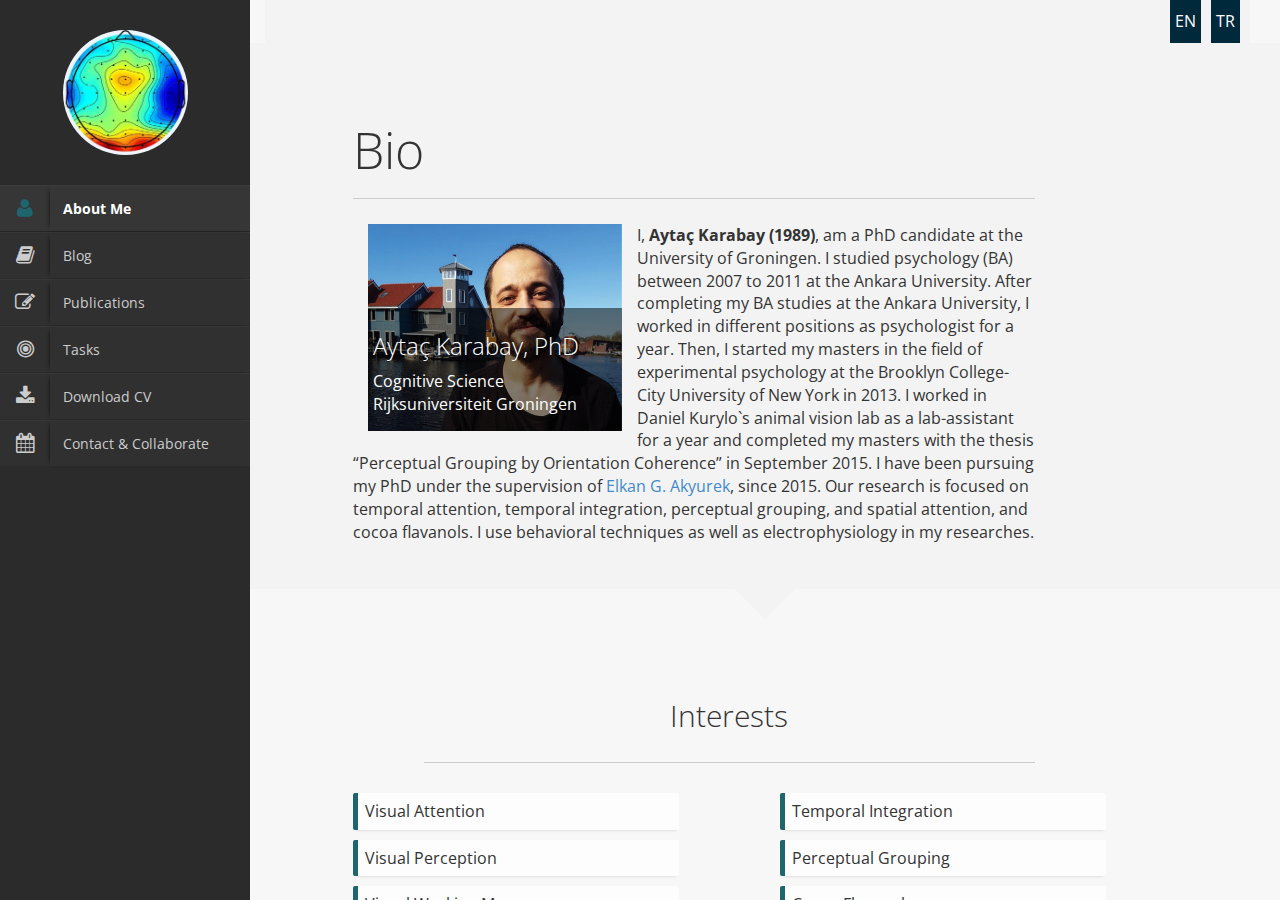
<file: index2.html>
<!DOCTYPE html>
<!DOCTYPE html>
<html lang="en">
    <head>
        <title>Aytac Karabay</title>
        <meta http-equiv="Content-Type" content="text/html; charset=UTF-8">
        <meta name="author" content="owwwlab.com">
        <meta name="viewport" content="width=device-width, initial-scale=1, maximum-scale=1">
        
        <meta name="description" content="Aytac Karabay personal webpage" />
        <meta name="keywords" content="faculty profile, theme,css, html, jquery, transition, transform, 3d, css3" />

        <link rel="shortcut icon" href="favicon.ico">

        <!--CSS styles-->
        <link rel="stylesheet" href="css/bootstrap.css">
        <link rel="stylesheet" href="css/font-awesome.min.css">  
        <link rel="stylesheet" href="css/perfect-scrollbar-0.4.5.min.css">
        <link rel="stylesheet" href="css/magnific-popup.css">
        <link rel="stylesheet" href="css/style.css">
        <link id="theme-style" rel="stylesheet" href="css/theme-style.css">
		<link href="https://fonts.googleapis.com/css?family=Open+Sans&amp;subset=latin-ext" rel="stylesheet">
        
        <!--/CSS styles-->
        <!--Javascript files-->
        <script type="text/javascript" src="js/jquery-1.10.2.js"></script>
        <script type="text/javascript" src="js/TweenMax.min.js"></script>
        <script type="text/javascript" src="js/jquery.touchSwipe.min.js"></script>
        <script type="text/javascript" src="js/jquery.carouFredSel-6.2.1-packed.js"></script>
        
        <script type="text/javascript" src="js/modernizr.custom.63321.js"></script>
        <script type="text/javascript" src="js/jquery.dropdownit.js"></script>

        <script type="text/javascript" src="js/jquery.stellar.min.js"></script>
        <script type="text/javascript" src="js/ScrollToPlugin.min.js"></script>

        <script type="text/javascript" src="js/bootstrap.min.js"></script>

        <script type="text/javascript" src="js/jquery.mixitup.min.js"></script>

        <script type="text/javascript" src="js/masonry.min.js"></script>

        <script type="text/javascript" src="js/perfect-scrollbar-0.4.5.with-mousewheel.min.js"></script>

        <script type="text/javascript" src="js/magnific-popup.js"></script>
        <script type="text/javascript" src="js/custom.js"></script>

        <!--/Javascript files-->

    </head>
    <body>
		
        <div id="wrapper">
            <a href="#sidebar" class="mobilemenu"><i class="icon-reorder"></i></a>

            <div id="sidebar">
                <div id="main-nav">
                    <div id="nav-container">
                        <div id="profile" class="clearfix">
                            <div class="portrate hidden-xs"></div>
                            <!--<div class="title">
                                <h2>Aytaç Karabay</h2>
                                <h3>University of Groningen</h3>
                            </div>-->
                            
                        </div>
                        <ul id="navigation">
                            <li>
                              <a href="#biography">
                                <div class="icon icon-user"></div>
                                <div class="text">About Me</div>
                              </a>
                            </li>  
                            
                            <li>
                              <a href="#research">
                                <div class="icon icon-book"></div>
                                <div class="text">Blog</div>
                              </a>
                            </li> 
                            
                            <li>
                              <a href="#publications">
                                <div class="icon icon-edit"></div>
                                <div class="text">Publications</div>
                              </a>
                            </li> 
							
                            <li>
                              <a href="#experiments">
                                <div class="icon icon-bullseye"></div>
                                <div class="text">Tasks</div>
                              </a>
                            </li> 
                            <!--<li>
                              <a href="#teaching">
                                <div class="icon icon-time"></div>
                                <div class="text">Teaching</div>
                              </a>
                            </li>-->

                            <!--<li>
                              <a href="#gallery">
                                <div class="icon icon-picture"></div>
                                <div class="text">Gallery</div>
                              </a>
                            </li>-->

                            <li class="external">
                              <a target="_blank" href="#">
                                  <div class="icon icon-download-alt"></div>
                                  <div class="text"><a href="Files/download/Resume_Karabay.pdf" target="_blank">Download CV</a></div>
                              </a>
                            </li>
							
                            <li>
                              <a href="#contact">
                                  <div class="icon icon-calendar"></div>
                                  <div class="text">Contact & Collaborate</div>
                              </a>
                            </li>

                        </ul>
                    </div>        
                </div>
                
                <div class="social-icons">
                    <!--<ul>
                        <li><a href="#"><i class="icon-facebook"></i></a></li>
                        <li><a href="#"><i class="icon-twitter"></i></a></li>
                        <li><a href="#"><i class="icon-linkedin"></i></a></li>
                    </ul>-->
                </div>    
            </div>

            <div id="main">
		        <div id="biography" class="page home" data-pos="home">
							<div class="row2">
								<div id="rightlinks">
									<a href="indexTR.html">TR</a> 
									<a href="index.html">EN</a> 
								</div>	
							</div>
							   
					<!--<div class="section color-2">
                        <div class="section-container2">
                                 
                        </div>
                    </div>-->
					
                    <div class="pageheader">
                        <div class="headercontent">
                            <div class="section-container">
								<div class="row">
                                    <div class="col-sm-2 visible-sm"></div>
                                    
                                    <div class="clearfix visible-sm visible-xs"></div>
                                    <div class="col-sm-12 col-md-10">
                                        <h3 class="title">Bio</h3>
										<div class="col-sm-8 col-md-5">
                                        <div class="biothumb">
                                            <img alt="image" src="img/personal/personal-big.jpg" class="img-responsive">
                                            <div class="overlay">
											                                                
                                                <h3 class="">Aytaç Karabay, PhD</h3>
                                                <ul class="list-unstyled">
                                                    <li>Cognitive Science</li>
                                                    <li>Rijksuniversiteit Groningen</li>
                                                </ul>
                                            </div> 
                                        </div>
										</div>
                                        I, <b>Aytaç Karabay (1989)</b>, am a PhD candidate at the University of Groningen. I studied psychology (BA) between 2007 to 2011 at the Ankara University. After completing my BA studies at the Ankara University, I worked in different positions as psychologist for a year. Then, I started my masters in the field of experimental psychology at the Brooklyn College-City University of New York in 2013.  I worked in Daniel Kurylo`s animal vision lab as a lab-assistant for a year and completed my masters with the thesis “Perceptual Grouping by Orientation Coherence” in September 2015. I have been pursuing my PhD under the supervision of  <a href="https://www.elkanakyurek.com/" target="_blank">Elkan G. Akyurek</a>,  since 2015. Our research is focused on temporal attention, temporal integration, perceptual grouping, and spatial attention, and cocoa flavanols. I use behavioral techniques as well as electrophysiology in my researches.
									</div>  
                                </div>
                            </div>        
                        </div>
                    </div>
					<div class="pagecontents">
							<div class="section color-2">
							<div class="section-container">
							<div class="row">
									<div class="col-md-9 col-md-offset-1">
                                    <div class="title text-center">
                                        <h2>Interests</h2>
                                    </div>
									</div>
									<div class="col-md-5">
                                        <ul class="ul-boxed list-unstyled" data-columns="2">
                                            <li>Visual Attention</li>
                                            <li>Visual Perception</li>
                                            <li>Visual Working Memory</li>
										</ul>
									</div>
									<div class="col-md-5 col-md-offset-1">
                                        <ul class="ul-boxed list-unstyled" data-columns="2">
											<li>Temporal Integration</li>
                                            <li>Perceptual Grouping</li>
                                            <li>Cocoa Flavanols</li>
                                        </ul>
									</div>
							</div>
							</div>
							</div>
					</div>
                    <div class="pagecontents">
                        <div class="section color-1">
                            <div class="section-container">
                                <div class="row">
                                    <div class="col-md-5">
                                        <div class="title text-center">
                                            <h2>Education & Training</h2>
                                        </div>
                                        <ul class="ul-dates">
                                            <li>
                                                <div class="dates">
                                                    <span>Ph.D.</span>
                                                    <span>2020</span>
                                                </div>
                                                <div class="content">
                                                    <h4>Cognitive Neuroscience</h4>
                                                    <p><em>Rijksuniversiteit Groningen,</em> Groningen, the Netherlands</p>
                                                </div>
                                            </li>
                                            <li>
                                                <div class="dates">
                                                    <span>M.A.</span>
													<span>2015</span>
                                                </div>
                                                <div class="content">
                                                    <h4>Experimental Psychology</h4>
                                                    <p><em>Brooklyn College, City University of New York,</em> NY, the US</p>
                                                </div>
                                            </li>
                                            <li>
                                                <div class="dates">
                                                    <span>B.A.</span>
													<span>2011</span>
                                                </div>
                                                <div class="content">
                                                    <h4>Psychology</h4>
                                                    <p><em>Ankara University,</em> Ankara, Turkey</p>
                                                </div>
                                            </li>
                                            
                                        </ul>

                                    </div> 
									<div class="col-md-5 col-md-offset-1">
                                        <div class="title text-center">
                                            <h2>Academic Positions</h2>
                                        </div>
                                        <ul class="ul-dates">
                                            <li>
                                                <div class="dates">
                                                    <span>2015</span>
                                                    <span>2020</span>
                                                </div>
                                                <div class="content">
                                                    <h4>PhD-Research</h4>
                                                    <p>Rijksuniversiteit Groningen</p>
                                                </div>
                                            </li>
                                            <li>
                                                <div class="dates">
                                                    <span>2014</span>
                                                    <span>2015</span>
                                                </div>
                                                <div class="content">
                                                    <h4>Lab assistant</h4>
                                                    <p><em>Animal vision lab, </em>Brooklyn College, CUNY</p>
                                                </div>
                                            </li>
                                        </ul>
                                    </div>
                                </div>    
                            </div>
                                
                        </div>

                        <div class="section color-2">
                            <div class="section-container">
                                <div class="row">
                                    <div class="col-md-10 col-md-offset-1">
                                        <div class="title text-center">
                                            <h2>Honors, Awards and Grants</h2>
                                        </div>
                                        <ul class="timeline">
                                                    
                                            <li class="open">
                                                <div class="date">2012-2019</div>
                                                <div class="circle"></div>
                                                <div class="data">
                                                    <div class="subject">Scholarship from the Ministry of Education, Turkey</div>
                                                    <div class="text row">
                                                        <div class="col-md-2">
                                                            <img alt="image" class="thumbnail img-responsive" src="img/personal/awards100x100.png" >
                                                        </div>
                                                        <div class="col-md-10">
                                                           Scholarship covering both masters and PhD programs in the field of experimental psychology from the Ministry of Education, Turkey. 
                                                        </div>
                                                    </div>
                                                </div>
                                            </li>
                                         </ul>
                                    </div>
                                </div>
                            </div>
                        </div>                            
                    </div>
                </div>

                <div id="research" class="page">
					<div class="row2">
						<div id="rightlinks">
							<a href="indexTR.html">TR</a> 
							<a href="index.html">EN</a> 
						</div>	
					</div>
                    <div class="pageheader">
                        
                        <div class="headercontent">
							<div class="page-container">
								<div class="section-container">
									<h3 class="title">Blog</h3>
								</div>
								<div class="section color-2">
									<div class="section-container">
										<div class="row">
											<div class="col-md-12">
												<ul class="ul-withdetails">
													<div class="row">
                                                    <div class="col-sm-6 col-md-2">
                                                        <div class="image">
                                                            <img alt="image" src="img/blog/Psychonomics.jpeg" class="img-responsive2">
                                                        </div>
                                                    </div>
                                                    <div class="col-sm-6 col-md-9">
                                                        <div class="meta">
                                                            <h2>Psychonomics Meeting (5/2018)</h2>
                                                            <p> International Psychonomics Meeting was held in Amsterdam which is close to Groningen, so that I took the chance and attended the conference with my veteran poster (Target color and contrast influences temporal attention...). It was really nice to attend such a well-organized conference. A couple of nights in the beautiful Amsterdam was relaxing as well. Overall, great experience! </p>
                                                        </div>
                                                    </div>
													</div>
												</ul>
											</div>
										</div>
                                    </div>
                                </div>
								<div class="section color-1">
									<div class="section-container">
										<div class="row">
											<div class="col-md-12">
												<ul class="ul-withdetails">
											<div class="row">
                                                    <div class="col-sm-6 col-md-2">
                                                        <div class="image">
                                                            <img alt="image" src="img/blog/darkchocolate.jpg" class="img-responsive2">
                                                        </div>
                                                    </div>
                                                    <div class="col-sm-6 col-md-9">
                                                        <div class="meta">
                                                            <h2>Mindwise-Blogpost (4/2018)</h2>
                                                            <p>I and <a href="https://www.elkanakyurek.com/" target="_blank">Elkan</a> wrote a blogpost about the flavanol study that published in Psychopharmacology on the<a href="http://mindwise-groningen.nl/"  target="_blank"> Mindwise </a>.  You can reach the full text via the <a href="http://mindwise-groningen.nl/attention-chocolate-can-give-you-an-edge/" target="_blank"> link</a>. Also, there is a <a href="https://www.reddit.com/r/Nootropics/comments/83i3kt/the_acute_effects_of_cocoa_flavanols_on_temporal/" target="_blank"> reddit post </a> about the study which I encountered; it was really nice to see that people are interested in our work. </p>
                                                        </div>
                                                    </div>
                                            </div>                                          
                                            
                                        </ul>
										</div>
										</div>
                                    </div>
                                </div>
								
								
							</div>
                        </div>    
                    </div>
                </div>
				
               <div id="publications" class="page">
                    <div class="row2">
						<div id="rightlinks">
							<a href="indexTR.html">TR</a> 
							<a href="index.html">EN</a> 
						</div>	
					</div>
					<div class="page-container">
                        <div class="pageheader">
                            <div class="headercontent">
                                <div class="section-container">
                                    <h2 class="title">Publications</h2>
                                </div>
                            </div>
                        </div>

                        <div class="pagecontents">
                            
                            <div class="section color-1" id="filters">
                                <div class="section-container">
                                    <div class="row">
                                        
                                        <div class="col-md-3">
                                            <h3>Filter by type:</h3>
                                        </div>
                                        <div class="col-md-6">
                                            <select id="cd-dropdown" name="cd-dropdown" class="cd-select">
                                                <option class="filter" value="all" selected>All types</option>
                                                <option class="filter" value="jpaper">Jounal Papers</option>
                                                <option class="filter" value="cpaper">Conference Contributions</option>
                                                <!-- <option class="filter" value="bookchapter">Book Chapters</option>-->
                                                <option class="filter" value="book">Books</option>
                                                <!-- <option class="filter" value="report">Reports</option>
                                                <option class="filter" value="tpaper">Technical Papers</option> -->
                                            </select>
                                        </div>
                                        
                                        <div class="col-md-3" id="sort">
                                            <span>Sort by year:</span>
                                            <div class="btn-group pull-right"> 

                                                <button type="button" data-sort="data-year" data-order="desc" class="sort btn btn-default"><i class="icon-sort-by-order"></i></button>
                                                <button type="button" data-sort="data-year" data-order="asc" class="sort btn btn-default"><i class="icon-sort-by-order-alt"></i></button>
                                            </div>
                                        </div>    
                                    </div>
                                </div>
                            </div>

                            <div class="section color-2" id="pub-grid">
                                <div class="section-container">
                                    <div class="row">
                                        <div class="col-md-12">
                                            <div class="pitems">
												
											<!--Articles in the format below-->
	
												<div class="item mix jpaper" data-year="2020">
                                                    <div class="pubmain">
                                                        <div class="pubassets">
                                                            <a href="#" class="pubcollapse">
                                                                <i class="icon-expand-alt"></i>
                                                            </a>
                                                            <!-- <a href="https://www.sciencedirect.com/science/article/pii/S0001691818305043" class="tooltips" title="External link" target="_blank">
                                                                <i class="icon-external-link"></i> 
                                                            </a>
                                                            <a href="/Files/articles/TemporalIntegrationAttentionalSelection.pdf" class="tooltips" title="Download" target="_blank">
                                                                <i class="icon-cloud-download"></i>
                                                            </a>-->
															<a href="https://osf.io/2dp6e/" class="tooltips" title="Data" target="_blank">
                                                                <i class="icon-bar-chart"></i>
                                                            </a> 
													    </div>
                                                        <h4 class="pubtitle">Discriminating Global Orientation of Two Element Sets</h4>
                                                        <div class="pubauthor"><strong>Karabay, A.</strong> &  Kurylo, D. D. </div>
                                                        <div class="pubcite"><span class="label label-success">Journal Paper</span> Journal of Cognition,(2020) [in press]</div>
                                                    </div>
                                                    <div class="pubdetails">
                                                        <h4>Abstract</h4>
                                                        <p>Perceived global organization of visual patterns is based upon the aggregate contribution of constituent components. 
														Patterns constructed from multiple sources cooperate or compete for global organization. An investigation was made here 
														of interactions between two interspersed element sets on global orientation. It was hypothesized that each set would operate 
														as an integrated unit, and contribute independently to global orientation. Participants viewed a 10 x 10 array of Gabor patches,
														and indicated the predominant orientation of the array. In Experiment 1 8 all elements were rotated. Rotation up to 23° had little effect,
														whereas greater rotation produced a progressive shift on global orientation. In Experiment 2 a proportion of elements remained aligned
														while remaining elements were rotated. Embedding a proportion of aligned elements stabilized global orientation, which was dependent 
														upon the proportion of aligned elements. Specifically, with 20% alignment, global orientation was similar to rotating all elements,
														whereas 80% alignment strongly biased perception towards aligned elements. The stabilizing effect varied with rotation of the second 
														element set. Across levels of rotation, alignment effects rose to a peak then declined as element sets became orthogonal. 
														In Experiment 3, each element set was rotated independently. Independent rotation of both sets altered global orientation, 
														compressing the psychometric function for the single-element condition. Together, for interspersed element sets with explicit orientations,
														each set does not contribute independently to global orientation. Instead, element sets interact, where the contribution of one set, 
														presented at a fixed rotation and fixed proportion, varies with the change to the second set.</p>
                                                    </div>
                                                </div>
												
											<!--Books in the format below-->
												<div class="item mix book" data-year="2020">
                                                    <div class="pubmain">
                                                        <div class="pubassets">
                                                            
                                                            <a href="#" class="pubcollapse">
                                                                <i class="icon-expand-alt"></i>
                                                            </a>
															<a href="/Files/articles/FromStimulustoRepresentation_PhDthesis_book.pdf" class="tooltips" title="Download" target="_blank">
                                                                <i class="icon-cloud-download"></i>
                                                            </a>
                                                            
                                                        </div>

                                                        <h4 class="pubtitle">
                                                            From stimulus to tepresentation: Target identification in rapid serial visual presentation
                                                        </h4>
                                                        <div class="pubauthor"> <strong>Karabay, A.</strong></div>
                                                        <div class="pubcite">
                                                            <span class="label label-primary">PhD thesis</span> (2020)
                                                        </div>
                                                        
                                                    </div>
                                                    <div class="pubdetails">
                                                        <img alt="image" src="img/pubs/PhDthesis.png" align="left"  style="padding:0 30px 30px 0;">
                                                        <h4>From stimulus to tepresentation: Target identification in rapid serial visual presentation</h4>
														<p>This dissertation investigated the relationship between target identification and temporal integration with three studies. Rapid serial visual presentation tasks were used to investigate empirical questions, where two targets are embedded in a set of distracters, and the task is to identify targets. Temporal integration is a phenomenon that temporally separated targets fall into the same perceptual episode. The first study investigated whether a change in low-level stimulus features (color/contrast) influences temporal attention and integration. The results showed that a categorical change of target color decreases the competition between targets resulting in better target identification and more frequent integrations. Besides, the study confirmed the literature that high contrast stimuli mask low contrast stimuli if their temporal proximity is close. The second study investigated if Gestalt properties influence the temporal binding of targets and target identification. In addition to studies that show parts of objects are grouped in space, the second study showed that if temporally separated targets form a figure, their integrated percepts and identifications are facilitated. Lastly, how a change in mental state with consumption of cocoa flavanols, which increases blood flow in brain arteries, influences target identification and integrations were investigated. There was no effect of cocoa flavanols on temporal attention and integration. In addition, the study showed that cocoa flavanols improve the efficiency of visual search. In sum, target identification and integration are both influenced by exogenous stimuli properties and by flavanol-induced changes in mental state, and often also in a similar direction.</p>
                                                    </div>
                                                </div>
												
												<div class="item mix jpaper" data-year="2019">
                                                    <div class="pubmain">
                                                        <div class="pubassets">
                                                            <a href="#" class="pubcollapse">
                                                                <i class="icon-expand-alt"></i>
                                                            </a>
                                                            <a href="https://www.sciencedirect.com/science/article/pii/S0001691818305043" class="tooltips" title="External link" target="_blank">
                                                                <i class="icon-external-link"></i>
                                                            </a>
                                                            <a href="/Files/articles/TemporalIntegrationAttentionalSelection.pdf" class="tooltips" title="Download" target="_blank">
                                                                <i class="icon-cloud-download"></i>
                                                            </a>
															<a href="https://osf.io/rwkx8/" class="tooltips" title="Data" target="_blank">
                                                                <i class="icon-bar-chart"></i>
                                                            </a> 
													    </div>
                                                        <h4 class="pubtitle">Temporal integration and attentional selection of color and contrast target pairs in rapid serial visual presentation</h4>
                                                        <div class="pubauthor"><strong>Karabay, A.</strong> &  Akyürek, E.G. </div>
                                                        <div class="pubcite"><span class="label label-success">Journal Paper</span> Acta Psychologica, Volume 196, pp 56-69 (2019)</div>
                                                    </div>
                                                    <div class="pubdetails">
                                                        <h4>Abstract</h4>
                                                        <p>Performance in a dual target rapid serial visual presentation task was investigated, dependent on whether the
color or the contrast of the targets was the same or different. Both identification accuracy on the second target,
as a measure of temporal attention, and the frequency of temporal integration were measured. When targets had
a different color (red or blue), overall identification accuracy of the second target and identification accuracy of
the second target at Lag 1 were both higher than when targets had the same color. At the same time, increased
temporal integration of the targets at Lag 1 was observed in the different color condition, even though actual
(non-integrated) single targets never consisted of multiple colors. When the color pairs were made more similar,
so that they all fell within the range of a single nominal hue (blue), these effects were not observed. Different
findings were obtained when contrast was manipulated. Identification accuracy of the second target was higher
in the same contrast condition than in the different contrast condition. Higher identification accuracy of both
targets was furthermore observed when they were presented with high contrast, while target contrast did not
influence temporal integration at all. Temporal attention and integration were thus influenced differently by target
contrast pairing than by (categorical) color pairing. Categorically different color pairs, or more generally,
categorical feature pairs, may thus afford a reduction in temporal competition between successive targets that
eventually enhances attention and integration.</p>
                                                    </div>
                                                </div>
												<div class="item mix jpaper" data-year="2018">
                                                    <div class="pubmain">
                                                        <div class="pubassets">
                                                            <a href="#" class="pubcollapse">
                                                                <i class="icon-expand-alt"></i>
															</a>
                                                            <a href="https://link.springer.com/article/10.1007/s00213-018-4861-4" class="tooltips" title="External link" target="_blank">
                                                                <i class="icon-external-link"></i>
                                                            </a>
                                                            <a href="https://link.springer.com/content/pdf/10.1007%2Fs00213-018-4861-4.pdf" class="tooltips" title="Download" target="_blank">
                                                                <i class="icon-cloud-download"></i>
                                                            </a>
															<a href="Files/Data/CocoaFlavanolsAttention.zip" class="tooltips" title="Data" target="_blank">
                                                                <i class="icon-bar-chart"></i>
                                                            </a> 
															<a href="Files/Tasks/CocoaFlavanolsAttention.7z" class="tooltips" title="Task" target="_blank">
                                                                <i class="icon-cogs"></i>
                                                            </a> 
													    </div>
                                                        <h4 class="pubtitle">The acute effects of cocoa flavanols on temporal and spatial attention</h4>
                                                        <div class="pubauthor"><strong>Karabay, A.</strong>, Saija, J., Field, D., &  Akyürek, E.G. </div>
                                                        <div class="pubcite"><span class="label label-success">Journal Paper</span> Psychopharmacology, Volume 235, Issue 5, pp 1497–1511 (2018)</div>
                                                    </div>
                                                    <div class="pubdetails">
                                                        <h4>Abstract</h4>
                                                        <p>In this study, we investigated how the acute physiological effects of cocoa flavanols might result in specific cognitive changes, in particular in temporal and spatial attention. To this end, we pre registered and implemented a randomized, double-blind, placeboand baseline-controlled crossover design. A sample of 48 university students participated in the study and each of them completed the experimental tasks in four conditions (baseline, placebo, low dose, and high-dose flavanol), administered in separate sessions with a 1-week washout interval. A rapid serial visual presentation task was used to test flavanol effects on temporal attention and integration, and a visual search task was similarly employed to investigate spatial attention. Results indicated that cocoa flavanols improved visual search efficiency, reflected by reduced reaction time. However, cocoa flavanols did not facilitate temporal attention nor integration, suggesting that flavanols may affect some aspects of attention, but not others. Potential underlying mechanisms are discussed.</p>
                                                    </div>
                                                </div>
												<div class="item mix jpaper" data-year="2017">
                                                    <div class="pubmain">
                                                        <div class="pubassets">
                                                            
                                                            <a href="#" class="pubcollapse">
                                                                <i class="icon-expand-alt"></i>
                                                            </a>
                                                            <a href="https://link.springer.com/article/10.3758%2Fs13414-017-1333-6" class="tooltips" title="External link" target="_blank">
                                                                <i class="icon-external-link"></i>
                                                            </a>
                                                            <a href="https://rd.springer.com/content/pdf/10.3758%2Fs13414-017-1333-6.pdf" class="tooltips" title="Download" target="_blank">
                                                                <i class="icon-cloud-download"></i>
                                                            </a>
                                                        </div>
                                                        <h4 class="pubtitle">The effects of Kanizsa contours on temporal integration and attention in rapid serial visual presentation</h4>
                                                        <div class="pubauthor"><strong>Karabay, A.</strong> &   Akyürek, E.G. </div>
                                                        <div class="pubcite"><span class="label label-success">Journal Paper</span> Attention, Perception, & Psychophysics, Volume 79, Issue 6, pp 1742–1754 (2017)</div>
                                                    </div>
                                                    <div class="pubdetails">
                                                        <h4>Abstract</h4>
                                                        <p>Performance in rapid serial visual presentation tasks has been shown to depend on the temporal integration of target stimuli when they are presented in direct succession. Temporal target integration produces a single, combined representation of visually compatible stimuli, which is comparatively easy to identify. It is currently unknown to what extent target compatibility affects this perceptual behavior, because it has not been studied systematically to date. In the present study, the effects of compatibility on temporal integration and attention were investigated by manipulating the Gestalt properties of target features. Of particular interest were configurations in which a global illusory shape was formed when all stimulus features were present; a Kanizsa stimulus, which was expected to have a unifying effect on the perception of the successive targets. The results showed that although the presence of a Kanizsa shape can indeed enhance temporal integration, this also was observed for other good Gestalts, such as due to common fate and closure. Identification accuracy seemed to vary, possibly as a result of masking strength, but this did not seem associated with attentional processing per se. Implications for theories of Gestalt processing and temporal integration are discussed.</p>
                                                    </div>
                                                </div>
										        <!--Book Chapter-->
												<div class="item mix book" data-year="2020">
                                                    <div class="pubmain">
                                                        <div class="pubassets">
                                                            
                                                            <a href="#" class="pubcollapse">
                                                                <i class="icon-expand-alt"></i>
                                                            </a>
                                                            <a href="https://www.pegem.net/kitabevi/440051-Herkes-Icin-Istatistiksel-Programlama-ve-Analiz-kitabi.aspx" class="tooltips" title="External link" target="_blank">
                                                                <i class="icon-external-link"></i>
                                                            </a>
                                                            
                                                        </div>

                                                        <h4 class="pubtitle">
                                                            Herkes icin istatistiksel programlama ve analiz (Introduction to R)
                                                        </h4>
                                                        <div class="pubauthor">Richard Cotton, <i>translated to Turkish by</i> Sünbül, Ö., Sünbül, S.Ö., & <strong>Karabay, A.</strong></div>
                                                        <div class="pubcite">
                                                            <span class="label label-primary">Book translation</span> Pegem Academy Press, Istanbul, Turkey (2020)
                                                        </div>
                                                        
                                                    </div>
                                                    <div class="pubdetails">
                                                        <img alt="image" src="img/pubs/Rbook.png" align="left"  style="padding:0 30px 30px 0;">
                                                        <h4>Herkes icin istatistiksel programlama ve analiz</h4>
														<p>R istatistiksel programlama ve analiz için geliştirilmiş olan güçlü bir programlama dilidir. Yurtdışında yaygın olarak kullanılmakta ve birçok üniversitede lisansüstü ders olarak okutulmaktadır.  Bu programlama dili açık kaynak kodlu olduğundan dolayı programa rahatlıkla ulaşılabilmektedir ve program ücretsiz olarak kullanılabilmektedir. R istatistiksel analize ihtiyaç duyulan hemen hemen bütün bilim alanlarında (sosyal, sağlık, fen, ekonomi vb.) kullanılabilmektedir. R, çok geniş bir kütüphaneye sahiptir ve bu kütüphane gün geçtikçe artan bir ivmeyle gelişmeye devam etmektedir. R'ın yakın bir gelecekte popüler istatistiksel programların yerini alacağı düşünülmektedir. Kitabın içeriği basitten karmaşığa doğru olacak şekilde adım adım  kurgulanmıştır. Herhangi bir programlama dili deneyimine sahip olmayan bireylerin dahi rahatlıkla istatistiksel programlama ve analiz yapmasına olanak sağlamaktadır.</p>
                                                    </div>
                                                </div>
												<!--Conference contributions in the format below-->
												<div class="item mix cpaper" data-year="2019">
													<div class="pubmain">
													<div class="pubassets">
                                                            <a href="#" class="pubcollapse">
                                                                <i class="icon-expand-alt"></i>
                                                            </a>
                                                    </div>
														<h4 class="pubtitle">The Attentional Blink: Binary Or Gradual?</h4>
                                                        <div class="pubauthor"><strong>Karabay, A.</strong>, Wang, J., Martens, S., & Akyürek, E. G. </div>
                                                        <div class="pubcite"><span class="label label-warning">Oral Presentation</span>21st Conference of the European Society for Cognitive Psychology (ESCoP) in Tenerife, Spain. (2019)</div>
													</div>
													<div class="pubdetails">
                                                        <h4>Abstract</h4>
                                                        <p>Identification of the second of two targets (T2) is difficult
when it follows the first one within 200-500 milliseconds.
This so-called attentional blink (AB) may reflect that a
missed T2 fails to reach post-perceptual processing. Alternatively,
T2 may still reach working memory partially, or in
a degraded fashion. To arbitrate between these possibilities,
we applied mixture modeling to continuous target features
(e.g., orientation). If T2 does not reach post-perceptual
processing, responses should be random guesses, that
is, uncorrelated with the target. If the T2 representation is
only degraded, then errors should cluster around the target
with a certain precision. We observed notable differences
in AB tasks that are spatially variable and those that
are not. In non-spatial tasks, T2 identification was binary;
it either did or did not reach post-perceptual processing. In
spatial tasks, however, T2 identification was graded, suggesting
it was represented in working memory, but with
decreased precision.</p>
                                                    </div>
												</div>	
												
												<div class="item mix cpaper" data-year="2019">
													<div class="pubmain">
													<div class="pubassets">
                                                            <a href="#" class="pubcollapse">
                                                                <i class="icon-expand-alt"></i>
                                                            </a>
                                                    </div>
														<h4 class="pubtitle">Decoding Sensory and Abstract Information From Activity Silent Brain States </h4>
                                                        <div class="pubauthor">Kandemir, G.,  <strong>Karabay, A.</strong>, & Akyürek, E. G.</div>
                                                        <div class="pubcite"><span class="label label-warning">Oral Presentation</span>21st Conference of the European Society for Cognitive Psychology (ESCoP) in Tenerife, Spain. (2019)</div>
													</div>
													<div class="pubdetails">
                                                        <h4>Abstract</h4>
                                                        <p>Distributed Working Memory (WM) models attribute different
levels of WM representations to different regions of
the brain. One highly debated factor is whether the information
represented in different levels is retained via similar
mechanisms. Recently it was shown that sensory information
was maintained in activity-silent form and that the
state of the network could be revealed following a perturbation
by the presentation of a non-informative signal (impulse
signal). We applied the same perturbation technique
to representations in visual WM, which either corresponded
to directly presented orientation gratings, or to
stimuli that were recoded following abstract task rules that
consisted of rotation instructions. The decoding of EEG recordings
revealed that abstract task rules were also retained
in activity-silent form and that the impulse signal
boosted decoding accuracy during the activity-silent WM
maintenance phase. Furthermore, the imagined orientations
that were the product of the rotation task were also
decodable from impulse-driven activity.</p>
                                                    </div>
												</div>	
												<div class="item mix cpaper" data-year="2019">
													<div class="pubmain">
													<div class="pubassets">
                                                            <a href="#" class="pubcollapse">
                                                                <i class="icon-expand-alt"></i>
                                                            </a>
                                                    </div>
													<!--<div class="pubassets">
                                                            <a href="#" class="pubcollapse">
                                                                <i class="icon-expand-alt"></i>
                                                            </a>
                                                    </div>-->
														<h4 class="pubtitle">The Acute Effects Of Cocoa Flavanols On Visual Working Memory </h4>
                                                        <div class="pubauthor">Altınok, A., <strong>Karabay, A.</strong>, & Akyürek, E.G. </div>
                                                        <div class="pubcite"><span class="label label-warning">Poster</span>21st Conference of the European Society for Cognitive Psychology (ESCoP) in Tenerife, Spain. (2019)</div>
													</div>
													<div class="pubdetails">
                                                        <h4>Abstract</h4>
                                                        <p>Consumption of cocoa flavanols may have beneficial physiological
effects on the brain due to their ability to activate
nitric oxide synthesis. Nitric oxide mediates vasodilation,
increasing cerebral blood flow, and can also act as a neurotransmitter.
However, the cognitive consequences of cocoa
flavanols remain underspecified. The aim of this study
was to examine whether cocoa flavanols influence visual
working memory (WM). We conducted two randomised,
within-subjects, placebo controlled, double-blind experiments
on normal healthy adult volunteers (N=48 and
N=36, gender-balanced). In the first experiment, we measured
passive maintenance of grating orientations in WM,
whereas in the second experiment we measured active updating
of WM (rotation). Precision and guess rates were
analysed with MemToolBox. The results suggested that
passive maintenance in visual WM is not enhanced by cocoa
flavanols, possibly because it relies on activity-silent
(synaptic) mechanisms. By contrast, preliminary results indicate
that active updating of WM is affected by cocoa flavanols.</p>
                                                    </div>
												</div>	
												
												<div class="item mix cpaper" data-year="2019">
													<div class="pubmain">
													<!--<div class="pubassets">
                                                            <a href="#" class="pubcollapse">
                                                                <i class="icon-expand-alt"></i>
                                                            </a>
                                                    </div>-->
														<h4 class="pubtitle">Decoding Visual Working Memory Before and After Mental Operations </h4>
                                                        <div class="pubauthor">Kandemir, G. <strong>Karabay, A.</strong>, & Akyürek, E.G. </div>
                                                        <div class="pubcite"><span class="label label-warning">Poster</span>BCN Winter Meeting at the University of Twente in Twente, Netherlands. (2019)</div>
													</div>
												</div>	
												
												<div class="item mix cpaper" data-year="2018">
													<div class="pubmain">
														<h4 class="pubtitle">The Acute Effects of Cocoa Flavanols on Temporal and Spatial Attention </h4>
                                                        <div class="pubauthor"><strong>Karabay, A.</strong>, Saija J., David F., &  Akyürek, E.G. </div>
                                                        <div class="pubcite"><span class="label label-warning">Oral Presentation</span>winter conference 2017 of De Nederlandse Vereniging voor Psychonomie in Egmond, Netherlands. (2017)</div>
													</div>
												</div>	
												
												
												<div class="item mix cpaper" data-year="2018">
													<div class="pubmain">
													<div class="pubassets">
                                                            <a href="#" class="pubcollapse">
                                                                <i class="icon-expand-alt"></i>
                                                            </a>
                                                    </div>
														<h4 class="pubtitle">Target Color and Contrast Influences Temporal Attention in Rapid Serial Visual Presentations </h4>
                                                        <div class="pubauthor"><strong>Karabay, A.</strong>&  Akyürek, E.G. </div>
                                                        <div class="pubcite"><span class="label label-warning">Poster</span>20th Conference of the European Society for Cognitive Psychology (ESCoP) in Potsdam, Germany. & 40th European Conference on Visual Perception (ECVP) in Berlin, Germany. (2017) & Psychonomics International Meeting in Amsterdam. (2018) </div>
													</div>
													<div class="pubdetails">
                                                        <h4>Abstract</h4>
                                                        <p>Attentional blink (AB) is a phenomenon that identifying the second target (T2) stimulus is restricted when it follows the first target (T1) with a short interval (200-500 ms). Various factors modulate AB; in this study, we investigated how target (I) colors and (II) contrast influence temporal attention. Attentional blink/temporal integration task was adapted to study in order to test how different color/contrast pairs influence T2| T1 accuracy and temporal integration. There were two color/contrast conditions: single color/contrast (T1 and T2 colors/contrast matched), mixed color/contrast (T1 and T2 were different colors/contrast). (I) It is found that T2| T1 accuracy were higher in single color condition. Further color specific analysis showed that T1 and T2 accuracy was high when target color was red and T2| T1 identification was greater when T2 color was red. Moreover, greater integration was observed in mixed color condition. It is a surprising finding since targets did not contain multiple colors in any trials. (II) There was no difference between single and mixed contrast condition on T2| T1 accuracy and temporal integration. Greater T1 and T2 accuracy was observed when targets were in high contrast condition. Better T2| T1 identification was observed in the high contrast T2 condition. On the contrary, integration was affected by T2 contrast, and more integration was observed when T2 contrast was low. In conclusion, (I) temporal attention was influenced by target color-pair conditions; however (II) contrast condition does not influence temporal attention in the same way color-pairs does.</p>
                                                    </div>
												</div>	
												
												
												<div class="item mix cpaper" data-year="2017">
													<div class="pubmain">
													
														<h4 class="pubtitle">Kanizsa Effects on Temporal Integration and Attention </h4>
                                                        <div class="pubauthor"><strong>Karabay, A.</strong>&  Akyürek, E.G. </div>
                                                        <div class="pubcite"><span class="label label-warning">Poster</span>Heymans symposium at the Rijksuniversiteit Groningen in Groningen, Netherlands. (2017)</div>
													</div>
												</div>	
												
												
												<div class="item mix cpaper" data-year="2015">
													<div class="pubmain">
													<div class="pubassets">
                                                            <a href="#" class="pubcollapse">
                                                                <i class="icon-expand-alt"></i>
                                                            </a>    
													</div>
														<h4 class="pubtitle">Perceptual Grouping by Orientation Coherence </h4>
                                                        <div class="pubauthor"><strong>Karabay, A.</strong>& Kurylo, D.</div>
                                                        <div class="pubcite"><span class="label label-warning">Poster</span>Science Day, Brooklyn College in NY, the US. (2015)</div>
													</div>
													<div class="pubdetails">
                                                        <h4>Abstract</h4>
                                                        <p>Perceptual grouping allows the unification of elements within complex visual scenes. Perceptual grouping can be based upon several relationships among stimulus elements, including common orientation. Grouping can be disrupted by introducing noise elements, which disengage binding among target elements. We investigated parameters that limit grouping by interferencefrom noise. Specifically, we determined (1) the level of deviation of noise elements and (2) proportion of noise-target elements required to break perceptual grouping.It was hypothesized that 45° deviation of noise elements is required before disruption is apparent, since 45°borders the level of rotation oriented towards an opposing grouping pattern. It was further hypothesized that stimuli exceeding 50% noise elements will disrupt perceptual grouping, since the dominant grouping pattern will be carried by noise elements. In order to test these hypotheses, we measured visual discrimination of visual patterns. Four subjects indicated the dominant grouping pattern (horizontal or vertical) of an array of Gabor patches (oriented gratings). Measurements were made at five levels of orientation coherence and six levels deviation of noise elements. Backward masking was used to limit processing time of the stimulus.Results showed that perceptual grouping decreased significantly (from 95% to 67%) in the 45° of deviation condition. With 60% noise elements,discrimination was reduced to chance (52%). These results indicate that noise serves to reverse perceived grouping when presented at magnitudes or proportions that dominate constituents of stimulus patterns.</p>
                                                    </div>
												</div>	
												
                                            </div>
                                        </div>
                                    </div>

                                </div>
                            </div>

                        </div>
                    </div>
                </div>


                <!--<div id="teaching" class="page">
                    <div class="pageheader">
                        <div class="headercontent">
                            <div class="section-container">
                                
                                <h2 class="title">Teaching</h2>
                                
                                <div class="row">
                                    <div class="col-md-12">
                                        <p>I like to teach, </p>                                                   
                                    </div>
                                </div>
                            </div>
                        </div>
                    </div>
                    <div class="pagecontents">
                        <div class="section color-1">
                            <div class="section-container">
                                <div class="row">
                                    <div class="title text-center">
                                        <h3>Currrent Teaching</h3>
                                    </div>
                                    <ul class="ul-dates">
                                        <li>
                                            <div class="dates">
                                                <span>Present</span>
                                                <span>2017</span>
                                            </div>
                                            <div class="content">
                                                <h4>Honors Research Practicum</h4>
                                                <p>In this course, I and three honors student of the psychology (BA) students do a research project. The aim of the study is to show students how to do a research step by step. </p>
                                            </div>
                                        </li>
                                        <li>
                                            <div class="dates">
                                                <span>Present</span>
                                                <span>2003</span>
                                            </div>
                                            <div class="content">
                                                <h4>SELC 8160 Molar Endodontic Selective</h4>
                                                <p>Lorem ipsum dolor sit amet, consectetur adipiscing elit. Sed ultrices ac elit sit amet porttitor. Suspendisse congue, erat vulputate pharetra mollis, est eros fermentum nibh, vitae rhoncus est arcu vitae elit.</p>
                                            </div>
                                        </li>
                                        <li>
                                            <div class="dates">
                                                <span>Present</span>
                                                <span>2010</span>
                                            </div>
                                            <div class="content">
                                                <h4>Endodontics Postdoctoral AEGD Program</h4>
                                                <p>Lorem ipsum dolor sit amet, consectetur adipiscing elit. Sed ultrices ac elit sit amet porttitor. Suspendisse congue, erat vulputate pharetra mollis, est eros fermentum nibh, vitae rhoncus est arcu vitae elit.</p>
                                            </div>
                                        </li>
                                    </ul>
                                </div>
                            </div>
                        </div>
                        <div class="section color-2">
                            <div class="section-container">
                                <div class="row">
                                    <div class="title text-center">
                                        <h3>Teaching History</h3>
                                    </div>
                                    <ul class="ul-dates-gray">
                                        <li>
                                            <div class="dates">
                                                <span>1997</span>
                                                <span>1995</span>
                                            </div>
                                            <div class="content">
                                                <h4>Preclinical Endodnotics</h4>
                                                <p>Lorem ipsum dolor sit amet, consectetur adipiscing elit. Sed ultrices ac elit sit amet porttitor. Suspendisse congue, erat vulputate pharetra mollis, est eros fermentum nibh, vitae rhoncus est arcu vitae elit.</p>
                                            </div>
                                        </li>
                                        <li>
                                            <div class="dates">
                                                <span>2005</span>
                                                <span>2003</span>
                                            </div>
                                            <div class="content">
                                                <h4>SELC 8160 Molar Endodontic Selective</h4>
                                                <p>Lorem ipsum dolor sit amet, consectetur adipiscing elit. Sed ultrices ac elit sit amet porttitor. Suspendisse congue, erat vulputate pharetra mollis, est eros fermentum nibh, vitae rhoncus est arcu vitae elit.</p>
                                            </div>
                                        </li>
                                        <li>
                                            <div class="dates">
                                                <span>2011</span>
                                                <span>2010</span>
                                            </div>
                                            <div class="content">
                                                <h4>Endodontics Postdoctoral AEGD Program</h4>
                                                <p>Lorem ipsum dolor sit amet, consectetur adipiscing elit. Sed ultrices ac elit sit amet porttitor. Suspendisse congue, erat vulputate pharetra mollis, est eros fermentum nibh, vitae rhoncus est arcu vitae elit.</p>
                                            </div>
                                        </li>
                                        <li>
                                            <div class="dates">
                                                <span>2011</span>
                                                <span>2010</span>
                                            </div>
                                            <div class="content">
                                                <h4>Endodontics Postdoctoral AEGD Program</h4>
                                                <p>Lorem ipsum dolor sit amet, consectetur adipiscing elit. Sed ultrices ac elit sit amet porttitor. Suspendisse congue, erat vulputate pharetra mollis, est eros fermentum nibh, vitae rhoncus est arcu vitae elit.</p>
                                            </div>
                                        </li>
                                        <li>
                                            <div class="dates">
                                                <span>2011</span>
                                                <span>2010</span>
                                            </div>
                                            <div class="content">
                                                <h4>Endodontics Postdoctoral AEGD Program</h4>
                                                <p>Lorem ipsum dolor sit amet, consectetur adipiscing elit. Sed ultrices ac elit sit amet porttitor. Suspendisse congue, erat vulputate pharetra mollis, est eros fermentum nibh, vitae rhoncus est arcu vitae elit.</p>
                                            </div>
                                        </li>
                                    </ul>
                                </div>
                            </div>
                        </div>
                    </div>
                </div>-->
                
                <!--<div id="gallery" class="page">
                    <div class="pagecontents">
                        
                        <div class="section color-3" id="gallery-header">
                            <div class="section-container">
                                <div class="row">
                                    <div class="col-md-3">
                                        <h2>Gallery</h2>
                                    </div>
                                    <div class="col-md-9">
                                        <p>Lorem ipsum dolor sit amet, consectetur adipisicing elit, sed do eiusmod tempor incididunt ut labore et dolore magna aliqua. Ut enim ad minim veniam, quis nostrud exercitation ullamco laboris nisi ut aliquip ex ea commodo consequat. Duis aute irure dolor in reprehenderit in voluptate velit esse cillum dolore eu fugiat nulla pariatur. Excepteur sint occaecat cupidatat non proident, sunt in culpa qui officia deserunt mollit anim id est laborum.</p>
                                    </div>
                                </div>
                            </div>
                        </div>

                        <div class="section color-3" id="gallery-large">
                            <div class="section-container">
                                
                                <ul id="grid" class="grid">
                                    <li>
                                        <div>
                                            <img alt="image" src="img/gallery/450x600.png">
                                            <a href="img/gallery/450x600.png" class="popup-with-move-anim">
                                                <div class="over">
                                                    <div class="comein">
                                                        <i class="icon-search"></i>
                                                        <div class="comein-bg"></div>
                                                    </div>
                                                </div>
                                            </a>
                                        </div>
                                    </li>
                                    <li>
                                        <div>
                                            <img alt="image" src="img/gallery/600x600.png">
                                            <a href="img/gallery/600x500.png" class="popup-with-move-anim">
                                                <div class="over">
                                                    <div class="comein">
                                                        <h3>Image Title</h3>
                                                        <p>Lorem ipsum dolor sit amet, consectetur adipisicing elit, sed do eiusmod tempor incididunt ut labore et dolore magna aliqua.</p>
                                                        <div class="comein-bg"></div>
                                                    </div>
                                                </div>
                                            </a>
                                        </div>
                                    </li>
                                    <li>
                                        <div>
                                            <img alt="image" src="img/gallery/900x600.png">
                                            <a href="img/gallery/900x600.png" class="popup-with-move-anim">
                                                <div class="over">
                                                    <div class="comein">
                                                        <i class="icon-search"></i>
                                                        <div class="comein-bg"></div>
                                                    </div>
                                                </div>
                                            </a>
                                        </div>
                                    </li>
                                    <li>
                                        <div>
                                            <img alt="image" src="img/gallery/400x300.png">
                                            <a href="img/gallery/400x300.png" class="popup-with-move-anim"> 
                                                <div class="over">
                                                    <div class="comein">
                                                        <h3>Image Title</h3>
                                                        <p>Lorem ipsum dolor sit amet, consectetur adipisicing elit, sed do eiusmod tempor incididunt ut labore et dolore magna aliqua.</p>
                                                        <div class="comein-bg"></div>
                                                    </div>
                                                </div>
                                            </a>
                                        </div>
                                    </li>
                                    <li>
                                        <div>
                                            <img alt="image" src="img/gallery/400x300.png">
                                            <a href="img/gallery/400x300.png" class="popup-with-move-anim">
                                                <div class="over">
                                                    <div class="comein">
                                                        <i class="icon-search"></i>
                                                        <div class="comein-bg"></div>
                                                    </div>
                                                </div>
                                            </a>
                                        </div>
                                    </li>
                                    <li>
                                        <div>
                                            <img alt="image" src="img/gallery/800x600.png">
                                            <a href="img/gallery/800x600.png" class="popup-with-move-anim">
                                                <div class="over">
                                                    <div class="comein">
                                                        <h3>Image Title</h3>
                                                        <p>Lorem ipsum dolor sit amet, consectetur adipisicing elit, sed do eiusmod tempor incididunt ut labore et dolore magna aliqua.</p>
                                                        <div class="comein-bg"></div>
                                                    </div>
                                                </div>
                                            </a>
                                        </div>
                                    </li>
                                    
                                    
                                </ul>
                                    
                            </div>
                        </div>
                    </div>
                    
                </div>-->
				<div id="experiments" class="page">
					<div class="row2">
						<div id="rightlinks">
							<a href="indexTR.html">TR</a> 
							<a href="index.html">EN</a> 
						</div>	
					</div>
                    <div class="pageheader">
                        
                        <div class="headercontent">
							<div class="page-container">
								<div class="section-container">
									<h3 class="title">Tasks</h3>
								</div>
							
							
							
                            <div class="section color-2" id="pub-grid">
                                <div class="section-container">
                                    <div class="row">
                                        <div class="col-md-12">
                                            <div class="pitems">
											<!--Tasks in the format below-->
												
												<div class="item mix jpaper" data-year="2020">
                                                    <div class="pubmain">
                                                        <div class="pubassets">
                                                            <a href="#" class="pubcollapse">
                                                                <i class="icon-expand-alt"></i>
                                                            </a>
                                                            <a href="/Files/Tasks/hybridRSVP.osexp" class="tooltips" title="Download" target="_blank">
                                                                <i class="icon-cloud-download"></i>
                                                            </a>
														
															<!--<a href="https://osf.io/2dp6e/" class="tooltips" title="Data" target="_blank">
                                                                <i class="icon-bar-chart"></i>
                                                            </a>-->
													    </div>
														<img alt="image" src="img/experiments/AB-integration.gif" align="left" style="padding:0 20px 20px 0;" width=250>
														    <h3><b>Hibrid HSGS -<i>Zamansal Birleştirme & Dikkat Sekmesi Görevi</i></b></h3>
                                                            <p> Dikkat sekmesi (DS) ikinci hedefin ilk hedefi 200-500 ms arasında takip ettiği durumlarda, ikinci hedefin
															tanımlanabilmesindeki güçlüğü gösteren bir fenomendir(Raymond, Shapiro, & Arnell, 1992). DS genellikle hızlı 
															seri görsel sunum (HSGS) görevleri ile test edilir. Bu görevlerde bir ya da iki hedef vardır va katılımcıların
															hedefleri çeldiricilerin arasından raporlamaları istenir. Hedeflerin arasında çeldirici olmadığı durumlarda 
															iki hedef aynı algısal episoda düşebilir. Bu fenomen ise Hommel ve Akyurek (2005) tarafından zamansal birleştirme
															olarak tanımlanmıştır. Bu hibrit görev ile zamasal birleştirme sıklığı ve DS miktarı tek bir görev ile ölçümlenebilir.
															</p>
													</div>
                                                    
                                                    <div class="pubdetails">
														<h4><b>Görev Detayları</b></h4> 
                                                        <p> A variant of this hybrid RSVP task was used to test the effects of target feature change on temporal target identification
														(Karabay & Akyurek, 2019). This task can be used to test attentional performance. There are total of 7 possible targets, and 
														on each trial one or two targets are shown to the participants. The task is to report targets in correct temporal order at the
														end of the trial. Task details can be found in (Karabay & Akyurek, 2019). The difference of this task and the referred task
														is that, targets are only blue in this one.	There are	24 practice and 340 experimental trials and 
														it takes 45 minutes to complete. <a href="https://osdoc.cogsci.nl/3.3/download/" target="_blank">Open Sesame</a> 
														is used to create the experiment.
														You can stick target identities on numpad. A png file is added in the file pool showing corresponding keyboard buttons for
														each target type.

														</p>
														<p><u>Independent variables:</u> Lag, 1,2,8</p>
														<p><u>Dependent Variable:</u> T1 accuracy, T2|T1 Accuracy, Temporal Integration, Order Reversals</p>
														
														<p><i>Feel free to use it, but don`t forget to cite the papers below</i></p>
														<img alt="image" src="img/experiments/DualRSVP.png" width=500 >
														<p></p>
														<p></p>
														<p></p>
														<h4><b>References</b></h4>
														<p>
														Karabay, A. & Akyürek, E. G. (2019). Temporal integration and attentional selection of color
														and contrast target pairs in rapid serial visual presentation. <i>Acta Psychologica, 196</i>, 56–69.
														doi:10.1016/j.actpsy.2019.04.002</p>
														<p>
														Akyürek, E. G., Eshuis, S. A. H., Nieuwenstein, M. R., Saija, J. D., Başkent, D., & Hommel, B. (2012). Temporal target integration 
														underlies performance at Lag 1 in the attentional blink. <i>Journal of Experimental Psychology: Human Perception and Performance, 
														38</i>(6), 1448–1464. doi:10.1037/a0027610
														</p>
														<p>
														Raymond, J. E., Shapiro, K. L., & Arnell, K. M. (1992). Temporary suppression of visual processing in an 
														RSVP task: An attentional blink? <i>Journal of Experimental Psychology: Human Perception and Performance, 18</i>, 
														849–860. doi:10.1037/0096-1523.18.3.849
														</p>
														<p>
														Hommel, B., & Akyurek, E. G. (2005). Lag-1 sparing in the attentional blink: Benefits and costs of integrating two
														events into a single episode. <i>The Quarterly Journal of Experimental Psychology, 58A</i>(8), 1415–1433. 
														doi:10.1080/02724980443000647										
														</p>														
														<p>Mathôt, S., Schreij, D., & Theeuwes, J. (2012). OpenSesame: An open-source, graphical experiment builder for the social sciences.
														<i>Behavior Research Methods, 44</i>(2), 314-324. doi:10.3758/s13428-011-0168-</p>
														
														</p>
                                                    </div>
                                              
												</div> 	
											<!--Tasks in the format below-->
	
												<div class="item mix jpaper" data-year="2020">
                                                    <div class="pubmain">
                                                        <div class="pubassets">
                                                            <a href="#" class="pubcollapse">
                                                                <i class="icon-expand-alt"></i>
                                                            </a>
                                                            <a href="/Files/Tasks/VWM.osexp" class="tooltips" title="Download" target="_blank">
                                                                <i class="icon-cloud-download"></i>
                                                            </a>
														
															<!--<a href="https://osf.io/2dp6e/" class="tooltips" title="Data" target="_blank">
                                                                <i class="icon-bar-chart"></i>
                                                            </a>-->
													    </div>
														<img alt="image" src="img/experiments/WM_task.gif" align="left" style="padding:0 20px 20px 0;" width=250>
														    <h3><b>Visual Working Memory - <i>Orientation Reproduction Task</i></b></h3>
                                                            <p> Working memory (WM) is the memory that information is not only retained but also manipulated in short term. There are various
															conceptual, neural, computational theories explaining how WM works. The orientation reproduction task is a very modern
															WM task that the reproduction error can be measured precisely. The strength of reproduction tasks is that the quality of WM
															can be measured in a continuous manner rather than binary. Plus, reproduction errors can be modeled as guess rate and precision.
															</p>
													</div>
                                                    
                                                    <div class="pubdetails">
														<h4><b>Task Details</b></h4> 
                                                        <p> A varient of this visual working memory (VWM) task was used to test effects of cocoa flavanols on VWM. 
															You can find details on the manuscript (Altinok, Karabay,& Akyurek, in prep). This task can 
															be used to estimate VWM capacity, VWM performance, precision...etc. After a brief period of fixation dot,
															a memory array appears on the screen for 250 ms. Depending on the 
															load condition 1 to 4 items appear 100 pixel far from the center. Participants are asked to remember all orientations.
															After a second of retention interval, participants are asked to reproduce one of the memory item randomly. There are 
															16 practice and 240 experimental trials and it takes 20 - 30 minutes to complete. <a href="https://osdoc.cogsci.nl/3.3/download/" target="_blank">Open Sesame</a> 
															is used to create the experiment. 
														</p>
														<p><u>Independent variables:</u> WM load conditions, 1,2,3,4</p>
														<p><u>Dependent Variable:</u> Reproduction error</p>
														
														<p><i>Feel free to use it, but don`t forget to cite the papers below</i></p>
														<img alt="image" src="img/experiments/WMtask.png"  >
														<p></p>
														<p></p>
														<p></p>
														<h4><b>References</b></h4>
														<p>
														Altinok, A., Karabay, A., & Akyurek, E. G. (2020). Acute effects of cocoa flavanols on visual working memory: No evidence from two randomised, 
														double-blind, baseline- and placebo-controlled, crossover trials. <i>[under review]</i>.</p> 
														
														
														<p>Mathôt, S., Schreij, D., & Theeuwes, J. (2012). OpenSesame: An open-source, graphical experiment builder for the social sciences.
														<i>Behavior Research Methods, 44</i>(2), 314-324. doi:10.3758/s13428-011-0168-</p>
														
														</p>
                                                    </div>
                                              
												</div> 
											
											<!--Tasks in the format below-->	
											<!--	
												<div class="item mix jpaper" data-year="2020">
                                                    <div class="pubmain">
                                                        <div class="pubassets">
                                                            <a href="#" class="pubcollapse">
                                                                <i class="icon-expand-alt"></i>
                                                            </a>
                                                            <a href="/Files/Tasks/Stroop.osexp" class="tooltips" title="Download" target="_blank">
                                                                <i class="icon-cloud-download"></i>
                                                            </a>
														
															
													    </div>
														<img alt="image" src="img/experiments/Stroop_task.gif" align="left" style="padding:0 20px 20px 0;" width=250 height=230>
														    <h3><b>Stroop Task</b></h3>
                                                            <p> Stroop effect is a well-known psychological effect/phenomenon that was discovered by John Ridley Stroop in 1935.
															There are thousands of articles that use the Stroop task to answer their research question of interest. It is a 
															well-established task that measures selective attention capacity, and processing speed. Participants are asked to 
															report the ink color of the color name as quickly as possible. Shorter reaction times are observed when the text 
															and ink colors match (congruent condition) compared to when they mismatch (incongruent condition).
															</p>
													</div>
                                                    
                                                    <div class="pubdetails">
														<h4><b>Task Details</b></h4> 
                                                        <p> Participants are asked to report ink colors of the color names as quickly as possible. Responses 
														are	collected via keyboard. There are four possible colors: Red, blue, green and yellow. For instance;
														</p>
														<p><b>Congruent Condition</b></p>
														<p> <b style="color:red;"> RED </b>  ~ You need to press 'r' because the text color is red.</p>
														<p> <b style="color:blue;"> BLUE </b> ~ You need to press 'b' because the text color is blue.</p>
														<p> <b style="color:#fff700;"> YELLOW </b> ~ You need to press 'y' because the text color is yellow.</p>
														<p> <b style="color:green;"> GREEN </b> ~ You need to press 'g' because the text color is green.</p>
														<p><b>Incongruent Condition</b></p>
														<p> <b style="color:green;"> RED </b> ~ You need to press 'g' because the text color is green.</p>
														<p> <b style="color:red;"> BLUE </b> ~ You need to press 'r' because the text color is red.</p>
														<p> <b style="color:blue;"> YELLOW </b> ~ You need to press 'b' because the text color is blue.</p>
														<p> <b style="color:#fff700;"> GREEN </b> ~ You need to press 'y' because the text color is yellow.</p>
														<p><u>Independent variables:</u> Congruency: Congruent, Incongruent</p>
														<p><u>Dependent Variable:</u> Accuracy, Reaction Time</p>
														
														<p><i>Feel free to use it, but don`t forget to cite the papers below</i></p>
														<img alt="image" src="img/experiments/Strooptask.png"  >
														<p></p>
														<p></p>
														<p></p>
														<h4><b>References</b></h4>
														<p>
														Stroop, J. R. (1935). Studies of interference in serial verbal reactions. <i>Journal of Experimental Psychology, 18</i>
														(6), 643–662. doi:10.1037/h0054651
														</p> 
														
														<p>Mathôt, S., Schreij, D., & Theeuwes, J. (2012). OpenSesame: An open-source, graphical experiment builder for the social sciences.
														<i>Behavior Research Methods, 44</i>(2), 314-324. doi:10.3758/s13428-011-0168-</p>
														
														</p>
                                                    </div>
                                              
												</div> 
												-->
												
												
												
												
												
												
												
												
												
												
												
												
												
												
												
												
												</div>		
                                            </div>
                                        </div>
                                    </div>

                                </div>
                            </div>

							

						</div>		
					</div>
                      
					
                </div>
                <div id="contact" class="page stellar">
					<div class="row2">
						<div id="rightlinks">
							<a href="indexTR.html">TR</a> 
							<a href="index.html">EN</a> 
						</div>	
					</div>
                    <div class="pageheader">
                        <div class="headercontent">
                            <div class="section-container">
                                
                                <h2 class="title">Contact & Collaborate</h2>
                            
                                <div class="row">
                                    <div class="col-md-8">
                                        <p>Please do not hesitate to contact if you have any questions about my research, or if you would like to collaborate. </p>                              
                                    </div>
                                    <div class="col-md-4">
                                        <ul class="list-unstyled">
                                            <li>
                                                <strong><i class="icon-phone"></i>&nbsp;&nbsp;</strong>
                                                <span>office: +31 50 36 36657</span>
                                            </li>
                                            <!--<li>
                                                <strong><i class="icon-phone"></i>&nbsp;&nbsp;</strong>
                                                <span>lab: 808-808 88 88</span>
                                            </li>-->
                                            <li>
                                                <strong><i class="icon-envelope"></i>&nbsp;&nbsp;</strong>
                                                <span>a. karabay@ rug.nl (delete the spaces)</span>
                                            </li>
                                            <!--<li>
                                                <strong><i class="icon-envelope"></i>&nbsp;&nbsp;</strong>
                                                <span>jdoe@gmail.com</span>
                                            </li>-->
                                            <li>
                                                <strong><i class="icon-skype"></i>&nbsp;&nbsp;</strong>
                                                <span>aytac kara bay (delete the spaces)</span>
                                            </li>
                                            <!--<li><li>
                                                <strong><i class="icon-twitter"></i>&nbsp;&nbsp;</strong>
                                                <span>#jenniferDoe</span>
                                            </li>-->
                                            <li>
                                                <strong><i class="icon-linkedin-sign"></i>&nbsp;&nbsp;</strong>
                                                <span><a href="https://www.linkedin.com/in/ayta%C3%A7-karabay-306252a2" target="_blank">aytackarabay</a></span>
                                            </li>
                                        </ul>    

                                    </div>
                                </div>
                            </div>
                        </div>
                    </div>
                    
                </div>
                
                <div id="overlay"></div>
            
            </div>
        </div>
		<!-- Default Statcounter code for personal website
		http://www.aytackarabay.com -->
		<script type="text/javascript">
		var sc_project=11668669; 
		var sc_invisible=1; 
		var sc_security="ff612015"; 
		</script>
		<script type="text/javascript"
		src="https://www.statcounter.com/counter/counter.js"
		async></script>
		<noscript><div class="statcounter"><a title="Web Analytics
		Made Easy - StatCounter" href="http://statcounter.com/"
		target="_blank"><img class="statcounter"
		src="//c.statcounter.com/11668669/0/ff612015/1/" alt="Web
		Analytics Made Easy - StatCounter"></a></div></noscript>
		<!-- End of Statcounter Code -->
		
    </body>
</html>
</file>
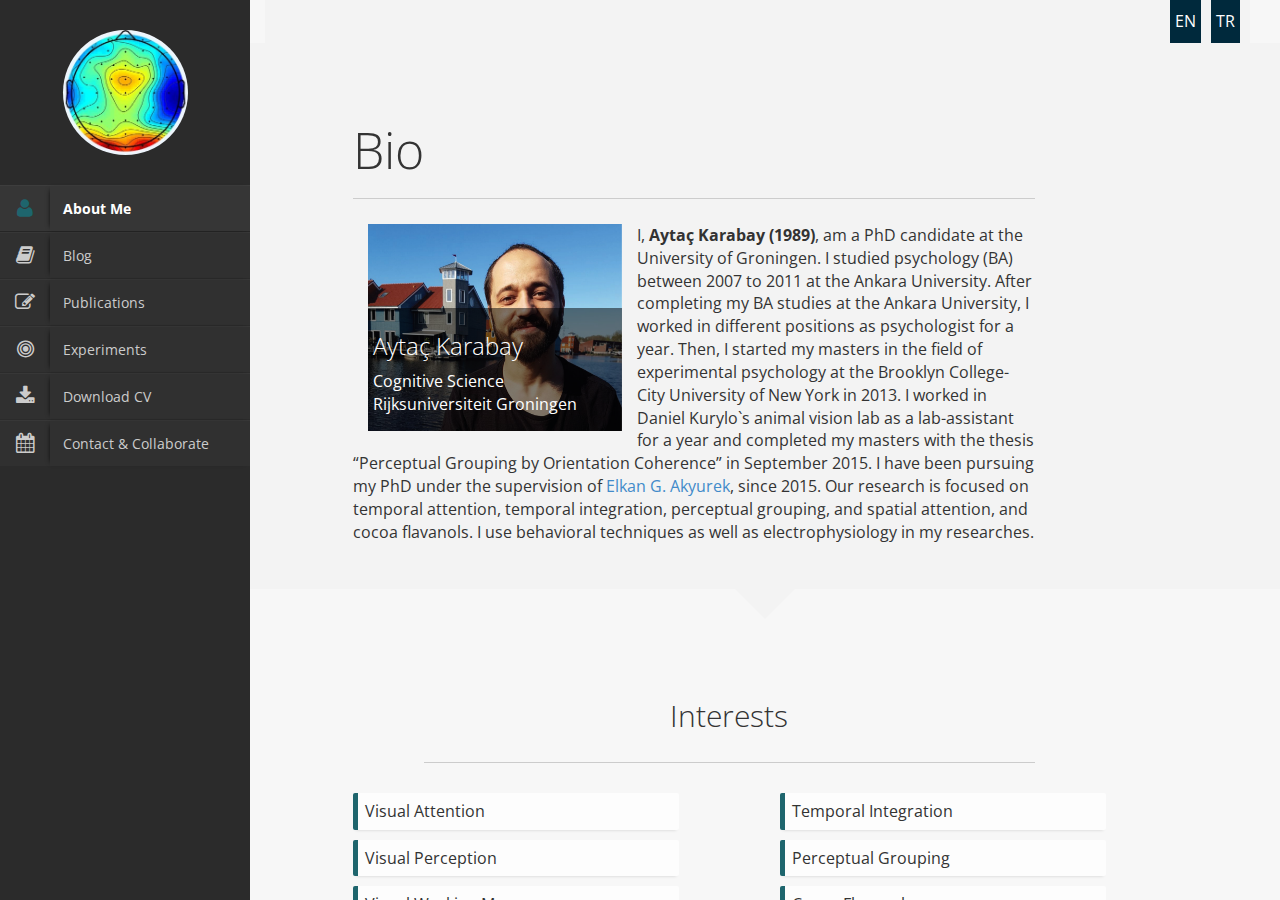
<file: indexExperiments.html>
<!DOCTYPE html>
<!DOCTYPE html>
<html lang="en">
    <head>
        <title>Aytac Karabay</title>
        <meta http-equiv="Content-Type" content="text/html; charset=UTF-8">
        <meta name="author" content="owwwlab.com">
        <meta name="viewport" content="width=device-width, initial-scale=1, maximum-scale=1">
        
        <meta name="description" content="Aytac Karabay personal webpage" />
        <meta name="keywords" content="faculty profile, theme,css, html, jquery, transition, transform, 3d, css3" />

        <link rel="shortcut icon" href="favicon.ico">

        <!--CSS styles-->
        <link rel="stylesheet" href="css/bootstrap.css">
        <link rel="stylesheet" href="css/font-awesome.min.css">  
        <link rel="stylesheet" href="css/perfect-scrollbar-0.4.5.min.css">
        <link rel="stylesheet" href="css/magnific-popup.css">
        <link rel="stylesheet" href="css/style.css">
        <link id="theme-style" rel="stylesheet" href="css/theme-style.css">
		<link href="https://fonts.googleapis.com/css?family=Open+Sans&amp;subset=latin-ext" rel="stylesheet">
        
        <!--/CSS styles-->
        <!--Javascript files-->
        <script type="text/javascript" src="js/jquery-1.10.2.js"></script>
        <script type="text/javascript" src="js/TweenMax.min.js"></script>
        <script type="text/javascript" src="js/jquery.touchSwipe.min.js"></script>
        <script type="text/javascript" src="js/jquery.carouFredSel-6.2.1-packed.js"></script>
        
        <script type="text/javascript" src="js/modernizr.custom.63321.js"></script>
        <script type="text/javascript" src="js/jquery.dropdownit.js"></script>

        <script type="text/javascript" src="js/jquery.stellar.min.js"></script>
        <script type="text/javascript" src="js/ScrollToPlugin.min.js"></script>

        <script type="text/javascript" src="js/bootstrap.min.js"></script>

        <script type="text/javascript" src="js/jquery.mixitup.min.js"></script>

        <script type="text/javascript" src="js/masonry.min.js"></script>

        <script type="text/javascript" src="js/perfect-scrollbar-0.4.5.with-mousewheel.min.js"></script>

        <script type="text/javascript" src="js/magnific-popup.js"></script>
        <script type="text/javascript" src="js/custom.js"></script>

        <!--/Javascript files-->

    </head>
    <body>
		
        <div id="wrapper">
            <a href="#sidebar" class="mobilemenu"><i class="icon-reorder"></i></a>

            <div id="sidebar">
                <div id="main-nav">
                    <div id="nav-container">
                        <div id="profile" class="clearfix">
                            <div class="portrate hidden-xs"></div>
                            <!--<div class="title">
                                <h2>Aytaç Karabay</h2>
                                <h3>University of Groningen</h3>
                            </div>-->
                            
                        </div>
                        <ul id="navigation">
                            <li>
                              <a href="#biography">
                                <div class="icon icon-user"></div>
                                <div class="text">About Me</div>
                              </a>
                            </li>  
                            
                            <li>
                              <a href="#research">
                                <div class="icon icon-book"></div>
                                <div class="text">Blog</div>
                              </a>
                            </li> 
                            
                            <li>
                              <a href="#publications">
                                <div class="icon icon-edit"></div>
                                <div class="text">Publications</div>
                              </a>
                            </li> 
							
                            <li>
                              <a href="#experiments">
                                <div class="icon icon-bullseye"></div>
                                <div class="text">Experiments</div>
                              </a>
                            </li> 
                            <!--<li>
                              <a href="#teaching">
                                <div class="icon icon-time"></div>
                                <div class="text">Teaching</div>
                              </a>
                            </li>-->

                            <!--<li>
                              <a href="#gallery">
                                <div class="icon icon-picture"></div>
                                <div class="text">Gallery</div>
                              </a>
                            </li>-->

                            <li class="external">
                              <a target="_blank" href="#">
                                  <div class="icon icon-download-alt"></div>
                                  <div class="text"><a href="Files/download/Resume_Karabay.pdf" target="_blank">Download CV</a></div>
                              </a>
                            </li>
							
                            <li>
                              <a href="#contact">
                                  <div class="icon icon-calendar"></div>
                                  <div class="text">Contact & Collaborate</div>
                              </a>
                            </li>

                        </ul>
                    </div>        
                </div>
                
                <div class="social-icons">
                    <!--<ul>
                        <li><a href="#"><i class="icon-facebook"></i></a></li>
                        <li><a href="#"><i class="icon-twitter"></i></a></li>
                        <li><a href="#"><i class="icon-linkedin"></i></a></li>
                    </ul>-->
                </div>    
            </div>

            <div id="main">
		        <div id="biography" class="page home" data-pos="home">
							<div class="row2">
								<div id="rightlinks">
									<a href="indexTR.html">TR</a> 
									<a href="index.html">EN</a> 
								</div>	
							</div>
							   
					<!--<div class="section color-2">
                        <div class="section-container2">
                                 
                        </div>
                    </div>-->
					
                    <div class="pageheader">
                        <div class="headercontent">
                            <div class="section-container">
								<div class="row">
                                    <div class="col-sm-2 visible-sm"></div>
                                    
                                    <div class="clearfix visible-sm visible-xs"></div>
                                    <div class="col-sm-12 col-md-10">
                                        <h3 class="title">Bio</h3>
										<div class="col-sm-8 col-md-5">
                                        <div class="biothumb">
                                            <img alt="image" src="img/personal/personal-big.jpg" class="img-responsive">
                                            <div class="overlay">
											                                                
                                                <h3 class="">Aytaç Karabay</h3>
                                                <ul class="list-unstyled">
                                                    <li>Cognitive Science</li>
                                                    <li>Rijksuniversiteit Groningen</li>
                                                </ul>
                                            </div> 
                                        </div>
										</div>
                                        I, <b>Aytaç Karabay (1989)</b>, am a PhD candidate at the University of Groningen. I studied psychology (BA) between 2007 to 2011 at the Ankara University. After completing my BA studies at the Ankara University, I worked in different positions as psychologist for a year. Then, I started my masters in the field of experimental psychology at the Brooklyn College-City University of New York in 2013.  I worked in Daniel Kurylo`s animal vision lab as a lab-assistant for a year and completed my masters with the thesis “Perceptual Grouping by Orientation Coherence” in September 2015. I have been pursuing my PhD under the supervision of  <a href="https://www.elkanakyurek.com/" target="_blank">Elkan G. Akyurek</a>,  since 2015. Our research is focused on temporal attention, temporal integration, perceptual grouping, and spatial attention, and cocoa flavanols. I use behavioral techniques as well as electrophysiology in my researches.
									</div>  
                                </div>
                            </div>        
                        </div>
                    </div>
					<div class="pagecontents">
							<div class="section color-2">
							<div class="section-container">
							<div class="row">
									<div class="col-md-9 col-md-offset-1">
                                    <div class="title text-center">
                                        <h2>Interests</h2>
                                    </div>
									</div>
									<div class="col-md-5">
                                        <ul class="ul-boxed list-unstyled" data-columns="2">
                                            <li>Visual Attention</li>
                                            <li>Visual Perception</li>
                                            <li>Visual Working Memory</li>
										</ul>
									</div>
									<div class="col-md-5 col-md-offset-1">
                                        <ul class="ul-boxed list-unstyled" data-columns="2">
											<li>Temporal Integration</li>
                                            <li>Perceptual Grouping</li>
                                            <li>Cocoa Flavanols</li>
                                        </ul>
									</div>
							</div>
							</div>
							</div>
					</div>
                    <div class="pagecontents">
                        <div class="section color-1">
                            <div class="section-container">
                                <div class="row">
                                    <div class="col-md-5">
                                        <div class="title text-center">
                                            <h2>Education & Training</h2>
                                        </div>
                                        <ul class="ul-dates">
                                            <li>
                                                <div class="dates">
                                                    <span>Ph.D.</span>
                                                    <span>2020</span>
                                                </div>
                                                <div class="content">
                                                    <h4>Cognitive Neuroscience</h4>
                                                    <p><em>Rijksuniversiteit Groningen,</em> Groningen, the Netherlands</p>
                                                </div>
                                            </li>
                                            <li>
                                                <div class="dates">
                                                    <span>M.A.</span>
													<span>2015</span>
                                                </div>
                                                <div class="content">
                                                    <h4>Experimental Psychology</h4>
                                                    <p><em>Brooklyn College, City University of New York,</em> NY, the US</p>
                                                </div>
                                            </li>
                                            <li>
                                                <div class="dates">
                                                    <span>B.A.</span>
													<span>2011</span>
                                                </div>
                                                <div class="content">
                                                    <h4>Psychology</h4>
                                                    <p><em>Ankara University,</em> Ankara, Turkey</p>
                                                </div>
                                            </li>
                                            
                                        </ul>

                                    </div> 
									<div class="col-md-5 col-md-offset-1">
                                        <div class="title text-center">
                                            <h2>Academic Positions</h2>
                                        </div>
                                        <ul class="ul-dates">
                                            <li>
                                                <div class="dates">
                                                    <span>2015</span>
                                                    <span>2020</span>
                                                </div>
                                                <div class="content">
                                                    <h4>PhD-Research</h4>
                                                    <p>Rijksuniversiteit Groningen</p>
                                                </div>
                                            </li>
                                            <li>
                                                <div class="dates">
                                                    <span>2014</span>
                                                    <span>2015</span>
                                                </div>
                                                <div class="content">
                                                    <h4>Lab assistant</h4>
                                                    <p><em>Animal vision lab, </em>Brooklyn College, CUNY</p>
                                                </div>
                                            </li>
                                        </ul>
                                    </div>
                                </div>    
                            </div>
                                
                        </div>

                        <div class="section color-2">
                            <div class="section-container">
                                <div class="row">
                                    <div class="col-md-10 col-md-offset-1">
                                        <div class="title text-center">
                                            <h2>Honors, Awards and Grants</h2>
                                        </div>
                                        <ul class="timeline">
                                                    
                                            <li class="open">
                                                <div class="date">2012-2019</div>
                                                <div class="circle"></div>
                                                <div class="data">
                                                    <div class="subject">Scholarship from the Ministry of Education, Turkey</div>
                                                    <div class="text row">
                                                        <div class="col-md-2">
                                                            <img alt="image" class="thumbnail img-responsive" src="img/personal/awards100x100.png" >
                                                        </div>
                                                        <div class="col-md-10">
                                                           Scholarship covering both masters and PhD programs in the field of experimental psychology from the Ministry of Education, Turkey. 
                                                        </div>
                                                    </div>
                                                </div>
                                            </li>
                                         </ul>
                                    </div>
                                </div>
                            </div>
                        </div>                            
                    </div>
                </div>

                <div id="research" class="page">
					<div class="row2">
						<div id="rightlinks">
							<a href="indexTR.html">TR</a> 
							<a href="index.html">EN</a> 
						</div>	
					</div>
                    <div class="pageheader">
                        
                        <div class="headercontent">
							<div class="page-container">
								<div class="section-container">
									<h3 class="title">Blog</h3>
								</div>
								<div class="section color-2">
									<div class="section-container">
										<div class="row">
											<div class="col-md-12">
												<ul class="ul-withdetails">
													<div class="row">
                                                    <div class="col-sm-6 col-md-2">
                                                        <div class="image">
                                                            <img alt="image" src="img/blog/Psychonomics.jpeg" class="img-responsive2">
                                                        </div>
                                                    </div>
                                                    <div class="col-sm-6 col-md-9">
                                                        <div class="meta">
                                                            <h2>Psychonomics Meeting (5/2018)</h2>
                                                            <p> International Psychonomics Meeting was held in Amsterdam which is close to Groningen, so that I took the chance and attended the conference with my veteran poster (Target color and contrast influences temporal attention...). It was really nice to attend such a well-organized conference. A couple of nights in the beautiful Amsterdam was relaxing as well. Overall, great experience! </p>
                                                        </div>
                                                    </div>
													</div>
												</ul>
											</div>
										</div>
                                    </div>
                                </div>
								<div class="section color-1">
									<div class="section-container">
										<div class="row">
											<div class="col-md-12">
												<ul class="ul-withdetails">
											<div class="row">
                                                    <div class="col-sm-6 col-md-2">
                                                        <div class="image">
                                                            <img alt="image" src="img/blog/darkchocolate.jpg" class="img-responsive2">
                                                        </div>
                                                    </div>
                                                    <div class="col-sm-6 col-md-9">
                                                        <div class="meta">
                                                            <h2>Mindwise-Blogpost (4/2018)</h2>
                                                            <p>I and <a href="https://www.elkanakyurek.com/" target="_blank">Elkan</a> wrote a blogpost about the flavanol study that published in Psychopharmacology on the<a href="http://mindwise-groningen.nl/"  target="_blank"> Mindwise </a>.  You can reach the full text via the <a href="http://mindwise-groningen.nl/attention-chocolate-can-give-you-an-edge/" target="_blank"> link</a>. Also, there is a <a href="https://www.reddit.com/r/Nootropics/comments/83i3kt/the_acute_effects_of_cocoa_flavanols_on_temporal/" target="_blank"> reddit post </a> about the study which I encountered; it was really nice to see that people are interested in our work. </p>
                                                        </div>
                                                    </div>
                                            </div>                                          
                                            
                                        </ul>
										</div>
										</div>
                                    </div>
                                </div>
								
								
							</div>
                        </div>    
                    </div>
                </div>
				
               <div id="publications" class="page">
                    <div class="row2">
						<div id="rightlinks">
							<a href="indexTR.html">TR</a> 
							<a href="index.html">EN</a> 
						</div>	
					</div>
					<div class="page-container">
                        <div class="pageheader">
                            <div class="headercontent">
                                <div class="section-container">
                                    <h2 class="title">Publications</h2>
                                </div>
                            </div>
                        </div>

                        <div class="pagecontents">
                            
                            <div class="section color-1" id="filters">
                                <div class="section-container">
                                    <div class="row">
                                        
                                        <div class="col-md-3">
                                            <h3>Filter by type:</h3>
                                        </div>
                                        <div class="col-md-6">
                                            <select id="cd-dropdown" name="cd-dropdown" class="cd-select">
                                                <option class="filter" value="all" selected>All types</option>
                                                <option class="filter" value="jpaper">Jounal Papers</option>
                                                <option class="filter" value="cpaper">Conference Contributions</option>
                                                <!-- <option class="filter" value="bookchapter">Book Chapters</option>-->
                                                <option class="filter" value="book">Books</option>
                                                <!-- <option class="filter" value="report">Reports</option>
                                                <option class="filter" value="tpaper">Technical Papers</option> -->
                                            </select>
                                        </div>
                                        
                                        <div class="col-md-3" id="sort">
                                            <span>Sort by year:</span>
                                            <div class="btn-group pull-right"> 

                                                <button type="button" data-sort="data-year" data-order="desc" class="sort btn btn-default"><i class="icon-sort-by-order"></i></button>
                                                <button type="button" data-sort="data-year" data-order="asc" class="sort btn btn-default"><i class="icon-sort-by-order-alt"></i></button>
                                            </div>
                                        </div>    
                                    </div>
                                </div>
                            </div>

                            <div class="section color-2" id="pub-grid">
                                <div class="section-container">
                                    <div class="row">
                                        <div class="col-md-12">
                                            <div class="pitems">
												
											<!--Articles in the format below-->
	
												<div class="item mix jpaper" data-year="2020">
                                                    <div class="pubmain">
                                                        <div class="pubassets">
                                                            <a href="#" class="pubcollapse">
                                                                <i class="icon-expand-alt"></i>
                                                            </a>
                                                            <!-- <a href="https://www.sciencedirect.com/science/article/pii/S0001691818305043" class="tooltips" title="External link" target="_blank">
                                                                <i class="icon-external-link"></i> 
                                                            </a>
                                                            <a href="/Files/articles/TemporalIntegrationAttentionalSelection.pdf" class="tooltips" title="Download" target="_blank">
                                                                <i class="icon-cloud-download"></i>
                                                            </a>-->
															<a href="https://osf.io/2dp6e/" class="tooltips" title="Data" target="_blank">
                                                                <i class="icon-bar-chart"></i>
                                                            </a> 
													    </div>
                                                        <h4 class="pubtitle">Discriminating Global Orientation of Two Element Sets</h4>
                                                        <div class="pubauthor"><strong>Karabay, A.</strong> &  Kurylo, D. D. </div>
                                                        <div class="pubcite"><span class="label label-success">Journal Paper</span> Journal of Cognition,(2020) [in press]</div>
                                                    </div>
                                                    <div class="pubdetails">
                                                        <h4>Abstract</h4>
                                                        <p>Perceived global organization of visual patterns is based upon the aggregate contribution of constituent components. 
														Patterns constructed from multiple sources cooperate or compete for global organization. An investigation was made here 
														of interactions between two interspersed element sets on global orientation. It was hypothesized that each set would operate 
														as an integrated unit, and contribute independently to global orientation. Participants viewed a 10 x 10 array of Gabor patches,
														and indicated the predominant orientation of the array. In Experiment 1 8 all elements were rotated. Rotation up to 23° had little effect,
														whereas greater rotation produced a progressive shift on global orientation. In Experiment 2 a proportion of elements remained aligned
														while remaining elements were rotated. Embedding a proportion of aligned elements stabilized global orientation, which was dependent 
														upon the proportion of aligned elements. Specifically, with 20% alignment, global orientation was similar to rotating all elements,
														whereas 80% alignment strongly biased perception towards aligned elements. The stabilizing effect varied with rotation of the second 
														element set. Across levels of rotation, alignment effects rose to a peak then declined as element sets became orthogonal. 
														In Experiment 3, each element set was rotated independently. Independent rotation of both sets altered global orientation, 
														compressing the psychometric function for the single-element condition. Together, for interspersed element sets with explicit orientations,
														each set does not contribute independently to global orientation. Instead, element sets interact, where the contribution of one set, 
														presented at a fixed rotation and fixed proportion, varies with the change to the second set.</p>
                                                    </div>
                                                </div>
												
											<!--Books in the format below-->
												<div class="item mix book" data-year="2020">
                                                    <div class="pubmain">
                                                        <div class="pubassets">
                                                            
                                                            <a href="#" class="pubcollapse">
                                                                <i class="icon-expand-alt"></i>
                                                            </a>
															<a href="/Files/articles/FromStimulustoRepresentation_PhDthesis_book.pdf" class="tooltips" title="Download" target="_blank">
                                                                <i class="icon-cloud-download"></i>
                                                            </a>
                                                            
                                                        </div>

                                                        <h4 class="pubtitle">
                                                            From stimulus to tepresentation: Target identification in rapid serial visual presentation
                                                        </h4>
                                                        <div class="pubauthor"> <strong>Karabay, A.</strong></div>
                                                        <div class="pubcite">
                                                            <span class="label label-primary">PhD thesis</span> (2020)
                                                        </div>
                                                        
                                                    </div>
                                                    <div class="pubdetails">
                                                        <img alt="image" src="img/pubs/PhDthesis.png" align="left"  style="padding:0 30px 30px 0;">
                                                        <h4>From stimulus to tepresentation: Target identification in rapid serial visual presentation</h4>
														<p>This dissertation investigated the relationship between target identification and temporal integration with three studies. Rapid serial visual presentation tasks were used to investigate empirical questions, where two targets are embedded in a set of distracters, and the task is to identify targets. Temporal integration is a phenomenon that temporally separated targets fall into the same perceptual episode. The first study investigated whether a change in low-level stimulus features (color/contrast) influences temporal attention and integration. The results showed that a categorical change of target color decreases the competition between targets resulting in better target identification and more frequent integrations. Besides, the study confirmed the literature that high contrast stimuli mask low contrast stimuli if their temporal proximity is close. The second study investigated if Gestalt properties influence the temporal binding of targets and target identification. In addition to studies that show parts of objects are grouped in space, the second study showed that if temporally separated targets form a figure, their integrated percepts and identifications are facilitated. Lastly, how a change in mental state with consumption of cocoa flavanols, which increases blood flow in brain arteries, influences target identification and integrations were investigated. There was no effect of cocoa flavanols on temporal attention and integration. In addition, the study showed that cocoa flavanols improve the efficiency of visual search. In sum, target identification and integration are both influenced by exogenous stimuli properties and by flavanol-induced changes in mental state, and often also in a similar direction.</p>
                                                    </div>
                                                </div>
												
												<div class="item mix jpaper" data-year="2019">
                                                    <div class="pubmain">
                                                        <div class="pubassets">
                                                            <a href="#" class="pubcollapse">
                                                                <i class="icon-expand-alt"></i>
                                                            </a>
                                                            <a href="https://www.sciencedirect.com/science/article/pii/S0001691818305043" class="tooltips" title="External link" target="_blank">
                                                                <i class="icon-external-link"></i>
                                                            </a>
                                                            <a href="/Files/articles/TemporalIntegrationAttentionalSelection.pdf" class="tooltips" title="Download" target="_blank">
                                                                <i class="icon-cloud-download"></i>
                                                            </a>
															<a href="https://osf.io/rwkx8/" class="tooltips" title="Data" target="_blank">
                                                                <i class="icon-bar-chart"></i>
                                                            </a> 
													    </div>
                                                        <h4 class="pubtitle">Temporal integration and attentional selection of color and contrast target pairs in rapid serial visual presentation</h4>
                                                        <div class="pubauthor"><strong>Karabay, A.</strong> &  Akyürek, E.G. </div>
                                                        <div class="pubcite"><span class="label label-success">Journal Paper</span> Acta Psychologica, Volume 196, pp 56-69 (2019)</div>
                                                    </div>
                                                    <div class="pubdetails">
                                                        <h4>Abstract</h4>
                                                        <p>Performance in a dual target rapid serial visual presentation task was investigated, dependent on whether the
color or the contrast of the targets was the same or different. Both identification accuracy on the second target,
as a measure of temporal attention, and the frequency of temporal integration were measured. When targets had
a different color (red or blue), overall identification accuracy of the second target and identification accuracy of
the second target at Lag 1 were both higher than when targets had the same color. At the same time, increased
temporal integration of the targets at Lag 1 was observed in the different color condition, even though actual
(non-integrated) single targets never consisted of multiple colors. When the color pairs were made more similar,
so that they all fell within the range of a single nominal hue (blue), these effects were not observed. Different
findings were obtained when contrast was manipulated. Identification accuracy of the second target was higher
in the same contrast condition than in the different contrast condition. Higher identification accuracy of both
targets was furthermore observed when they were presented with high contrast, while target contrast did not
influence temporal integration at all. Temporal attention and integration were thus influenced differently by target
contrast pairing than by (categorical) color pairing. Categorically different color pairs, or more generally,
categorical feature pairs, may thus afford a reduction in temporal competition between successive targets that
eventually enhances attention and integration.</p>
                                                    </div>
                                                </div>
												<div class="item mix jpaper" data-year="2018">
                                                    <div class="pubmain">
                                                        <div class="pubassets">
                                                            <a href="#" class="pubcollapse">
                                                                <i class="icon-expand-alt"></i>
															</a>
                                                            <a href="https://link.springer.com/article/10.1007/s00213-018-4861-4" class="tooltips" title="External link" target="_blank">
                                                                <i class="icon-external-link"></i>
                                                            </a>
                                                            <a href="https://link.springer.com/content/pdf/10.1007%2Fs00213-018-4861-4.pdf" class="tooltips" title="Download" target="_blank">
                                                                <i class="icon-cloud-download"></i>
                                                            </a>
															<a href="Files/Data/CocoaFlavanolsAttention.zip" class="tooltips" title="Data" target="_blank">
                                                                <i class="icon-bar-chart"></i>
                                                            </a> 
															<a href="Files/Tasks/CocoaFlavanolsAttention.7z" class="tooltips" title="Task" target="_blank">
                                                                <i class="icon-cogs"></i>
                                                            </a> 
													    </div>
                                                        <h4 class="pubtitle">The acute effects of cocoa flavanols on temporal and spatial attention</h4>
                                                        <div class="pubauthor"><strong>Karabay, A.</strong>, Saija, J., Field, D., &  Akyürek, E.G. </div>
                                                        <div class="pubcite"><span class="label label-success">Journal Paper</span> Psychopharmacology, Volume 235, Issue 5, pp 1497–1511 (2018)</div>
                                                    </div>
                                                    <div class="pubdetails">
                                                        <h4>Abstract</h4>
                                                        <p>In this study, we investigated how the acute physiological effects of cocoa flavanols might result in specific cognitive changes, in particular in temporal and spatial attention. To this end, we pre registered and implemented a randomized, double-blind, placeboand baseline-controlled crossover design. A sample of 48 university students participated in the study and each of them completed the experimental tasks in four conditions (baseline, placebo, low dose, and high-dose flavanol), administered in separate sessions with a 1-week washout interval. A rapid serial visual presentation task was used to test flavanol effects on temporal attention and integration, and a visual search task was similarly employed to investigate spatial attention. Results indicated that cocoa flavanols improved visual search efficiency, reflected by reduced reaction time. However, cocoa flavanols did not facilitate temporal attention nor integration, suggesting that flavanols may affect some aspects of attention, but not others. Potential underlying mechanisms are discussed.</p>
                                                    </div>
                                                </div>
												<div class="item mix jpaper" data-year="2017">
                                                    <div class="pubmain">
                                                        <div class="pubassets">
                                                            
                                                            <a href="#" class="pubcollapse">
                                                                <i class="icon-expand-alt"></i>
                                                            </a>
                                                            <a href="https://link.springer.com/article/10.3758%2Fs13414-017-1333-6" class="tooltips" title="External link" target="_blank">
                                                                <i class="icon-external-link"></i>
                                                            </a>
                                                            <a href="https://rd.springer.com/content/pdf/10.3758%2Fs13414-017-1333-6.pdf" class="tooltips" title="Download" target="_blank">
                                                                <i class="icon-cloud-download"></i>
                                                            </a>
                                                        </div>
                                                        <h4 class="pubtitle">The effects of Kanizsa contours on temporal integration and attention in rapid serial visual presentation</h4>
                                                        <div class="pubauthor"><strong>Karabay, A.</strong> &   Akyürek, E.G. </div>
                                                        <div class="pubcite"><span class="label label-success">Journal Paper</span> Attention, Perception, & Psychophysics, Volume 79, Issue 6, pp 1742–1754 (2017)</div>
                                                    </div>
                                                    <div class="pubdetails">
                                                        <h4>Abstract</h4>
                                                        <p>Performance in rapid serial visual presentation tasks has been shown to depend on the temporal integration of target stimuli when they are presented in direct succession. Temporal target integration produces a single, combined representation of visually compatible stimuli, which is comparatively easy to identify. It is currently unknown to what extent target compatibility affects this perceptual behavior, because it has not been studied systematically to date. In the present study, the effects of compatibility on temporal integration and attention were investigated by manipulating the Gestalt properties of target features. Of particular interest were configurations in which a global illusory shape was formed when all stimulus features were present; a Kanizsa stimulus, which was expected to have a unifying effect on the perception of the successive targets. The results showed that although the presence of a Kanizsa shape can indeed enhance temporal integration, this also was observed for other good Gestalts, such as due to common fate and closure. Identification accuracy seemed to vary, possibly as a result of masking strength, but this did not seem associated with attentional processing per se. Implications for theories of Gestalt processing and temporal integration are discussed.</p>
                                                    </div>
                                                </div>
										        <!--Book Chapter-->
												<div class="item mix book" data-year="2020">
                                                    <div class="pubmain">
                                                        <div class="pubassets">
                                                            
                                                            <a href="#" class="pubcollapse">
                                                                <i class="icon-expand-alt"></i>
                                                            </a>
                                                            <a href="https://www.pegem.net/kitabevi/440051-Herkes-Icin-Istatistiksel-Programlama-ve-Analiz-kitabi.aspx" class="tooltips" title="External link" target="_blank">
                                                                <i class="icon-external-link"></i>
                                                            </a>
                                                            
                                                        </div>

                                                        <h4 class="pubtitle">
                                                            Herkes icin istatistiksel programlama ve analiz (Introduction to R)
                                                        </h4>
                                                        <div class="pubauthor">Richard Cotton, <i>translated to Turkish by</i> Sünbül, Ö., Sünbül, S.Ö., & <strong>Karabay, A.</strong></div>
                                                        <div class="pubcite">
                                                            <span class="label label-primary">Book translation</span> Pegem Academy Press, Istanbul, Turkey (2020)
                                                        </div>
                                                        
                                                    </div>
                                                    <div class="pubdetails">
                                                        <img alt="image" src="img/pubs/Rbook.png" align="left"  style="padding:0 30px 30px 0;">
                                                        <h4>Herkes icin istatistiksel programlama ve analiz</h4>
														<p>R istatistiksel programlama ve analiz için geliştirilmiş olan güçlü bir programlama dilidir. Yurtdışında yaygın olarak kullanılmakta ve birçok üniversitede lisansüstü ders olarak okutulmaktadır.  Bu programlama dili açık kaynak kodlu olduğundan dolayı programa rahatlıkla ulaşılabilmektedir ve program ücretsiz olarak kullanılabilmektedir. R istatistiksel analize ihtiyaç duyulan hemen hemen bütün bilim alanlarında (sosyal, sağlık, fen, ekonomi vb.) kullanılabilmektedir. R, çok geniş bir kütüphaneye sahiptir ve bu kütüphane gün geçtikçe artan bir ivmeyle gelişmeye devam etmektedir. R'ın yakın bir gelecekte popüler istatistiksel programların yerini alacağı düşünülmektedir. Kitabın içeriği basitten karmaşığa doğru olacak şekilde adım adım  kurgulanmıştır. Herhangi bir programlama dili deneyimine sahip olmayan bireylerin dahi rahatlıkla istatistiksel programlama ve analiz yapmasına olanak sağlamaktadır.</p>
                                                    </div>
                                                </div>
												<!--Conference contributions in the format below-->
												<div class="item mix cpaper" data-year="2019">
													<div class="pubmain">
													<div class="pubassets">
                                                            <a href="#" class="pubcollapse">
                                                                <i class="icon-expand-alt"></i>
                                                            </a>
                                                    </div>
														<h4 class="pubtitle">The Attentional Blink: Binary Or Gradual?</h4>
                                                        <div class="pubauthor"><strong>Karabay, A.</strong>, Wang, J., Martens, S., & Akyürek, E. G. </div>
                                                        <div class="pubcite"><span class="label label-warning">Oral Presentation</span>21st Conference of the European Society for Cognitive Psychology (ESCoP) in Tenerife, Spain. (2019)</div>
													</div>
													<div class="pubdetails">
                                                        <h4>Abstract</h4>
                                                        <p>Identification of the second of two targets (T2) is difficult
when it follows the first one within 200-500 milliseconds.
This so-called attentional blink (AB) may reflect that a
missed T2 fails to reach post-perceptual processing. Alternatively,
T2 may still reach working memory partially, or in
a degraded fashion. To arbitrate between these possibilities,
we applied mixture modeling to continuous target features
(e.g., orientation). If T2 does not reach post-perceptual
processing, responses should be random guesses, that
is, uncorrelated with the target. If the T2 representation is
only degraded, then errors should cluster around the target
with a certain precision. We observed notable differences
in AB tasks that are spatially variable and those that
are not. In non-spatial tasks, T2 identification was binary;
it either did or did not reach post-perceptual processing. In
spatial tasks, however, T2 identification was graded, suggesting
it was represented in working memory, but with
decreased precision.</p>
                                                    </div>
												</div>	
												
												<div class="item mix cpaper" data-year="2019">
													<div class="pubmain">
													<div class="pubassets">
                                                            <a href="#" class="pubcollapse">
                                                                <i class="icon-expand-alt"></i>
                                                            </a>
                                                    </div>
														<h4 class="pubtitle">Decoding Sensory and Abstract Information From Activity Silent Brain States </h4>
                                                        <div class="pubauthor">Kandemir, G.,  <strong>Karabay, A.</strong>, & Akyürek, E. G.</div>
                                                        <div class="pubcite"><span class="label label-warning">Oral Presentation</span>21st Conference of the European Society for Cognitive Psychology (ESCoP) in Tenerife, Spain. (2019)</div>
													</div>
													<div class="pubdetails">
                                                        <h4>Abstract</h4>
                                                        <p>Distributed Working Memory (WM) models attribute different
levels of WM representations to different regions of
the brain. One highly debated factor is whether the information
represented in different levels is retained via similar
mechanisms. Recently it was shown that sensory information
was maintained in activity-silent form and that the
state of the network could be revealed following a perturbation
by the presentation of a non-informative signal (impulse
signal). We applied the same perturbation technique
to representations in visual WM, which either corresponded
to directly presented orientation gratings, or to
stimuli that were recoded following abstract task rules that
consisted of rotation instructions. The decoding of EEG recordings
revealed that abstract task rules were also retained
in activity-silent form and that the impulse signal
boosted decoding accuracy during the activity-silent WM
maintenance phase. Furthermore, the imagined orientations
that were the product of the rotation task were also
decodable from impulse-driven activity.</p>
                                                    </div>
												</div>	
												<div class="item mix cpaper" data-year="2019">
													<div class="pubmain">
													<div class="pubassets">
                                                            <a href="#" class="pubcollapse">
                                                                <i class="icon-expand-alt"></i>
                                                            </a>
                                                    </div>
													<!--<div class="pubassets">
                                                            <a href="#" class="pubcollapse">
                                                                <i class="icon-expand-alt"></i>
                                                            </a>
                                                    </div>-->
														<h4 class="pubtitle">The Acute Effects Of Cocoa Flavanols On Visual Working Memory </h4>
                                                        <div class="pubauthor">Altınok, A., <strong>Karabay, A.</strong>, & Akyürek, E.G. </div>
                                                        <div class="pubcite"><span class="label label-warning">Poster</span>21st Conference of the European Society for Cognitive Psychology (ESCoP) in Tenerife, Spain. (2019)</div>
													</div>
													<div class="pubdetails">
                                                        <h4>Abstract</h4>
                                                        <p>Consumption of cocoa flavanols may have beneficial physiological
effects on the brain due to their ability to activate
nitric oxide synthesis. Nitric oxide mediates vasodilation,
increasing cerebral blood flow, and can also act as a neurotransmitter.
However, the cognitive consequences of cocoa
flavanols remain underspecified. The aim of this study
was to examine whether cocoa flavanols influence visual
working memory (WM). We conducted two randomised,
within-subjects, placebo controlled, double-blind experiments
on normal healthy adult volunteers (N=48 and
N=36, gender-balanced). In the first experiment, we measured
passive maintenance of grating orientations in WM,
whereas in the second experiment we measured active updating
of WM (rotation). Precision and guess rates were
analysed with MemToolBox. The results suggested that
passive maintenance in visual WM is not enhanced by cocoa
flavanols, possibly because it relies on activity-silent
(synaptic) mechanisms. By contrast, preliminary results indicate
that active updating of WM is affected by cocoa flavanols.</p>
                                                    </div>
												</div>	
												
												<div class="item mix cpaper" data-year="2019">
													<div class="pubmain">
													<!--<div class="pubassets">
                                                            <a href="#" class="pubcollapse">
                                                                <i class="icon-expand-alt"></i>
                                                            </a>
                                                    </div>-->
														<h4 class="pubtitle">Decoding Visual Working Memory Before and After Mental Operations </h4>
                                                        <div class="pubauthor">Kandemir, G. <strong>Karabay, A.</strong>, & Akyürek, E.G. </div>
                                                        <div class="pubcite"><span class="label label-warning">Poster</span>BCN Winter Meeting at the University of Twente in Twente, Netherlands. (2019)</div>
													</div>
												</div>	
												
												<div class="item mix cpaper" data-year="2018">
													<div class="pubmain">
														<h4 class="pubtitle">The Acute Effects of Cocoa Flavanols on Temporal and Spatial Attention </h4>
                                                        <div class="pubauthor"><strong>Karabay, A.</strong>, Saija J., David F., &  Akyürek, E.G. </div>
                                                        <div class="pubcite"><span class="label label-warning">Oral Presentation</span>winter conference 2017 of De Nederlandse Vereniging voor Psychonomie in Egmond, Netherlands. (2017)</div>
													</div>
												</div>	
												
												
												<div class="item mix cpaper" data-year="2018">
													<div class="pubmain">
													<div class="pubassets">
                                                            <a href="#" class="pubcollapse">
                                                                <i class="icon-expand-alt"></i>
                                                            </a>
                                                    </div>
														<h4 class="pubtitle">Target Color and Contrast Influences Temporal Attention in Rapid Serial Visual Presentations </h4>
                                                        <div class="pubauthor"><strong>Karabay, A.</strong>&  Akyürek, E.G. </div>
                                                        <div class="pubcite"><span class="label label-warning">Poster</span>20th Conference of the European Society for Cognitive Psychology (ESCoP) in Potsdam, Germany. & 40th European Conference on Visual Perception (ECVP) in Berlin, Germany. (2017) & Psychonomics International Meeting in Amsterdam. (2018) </div>
													</div>
													<div class="pubdetails">
                                                        <h4>Abstract</h4>
                                                        <p>Attentional blink (AB) is a phenomenon that identifying the second target (T2) stimulus is restricted when it follows the first target (T1) with a short interval (200-500 ms). Various factors modulate AB; in this study, we investigated how target (I) colors and (II) contrast influence temporal attention. Attentional blink/temporal integration task was adapted to study in order to test how different color/contrast pairs influence T2| T1 accuracy and temporal integration. There were two color/contrast conditions: single color/contrast (T1 and T2 colors/contrast matched), mixed color/contrast (T1 and T2 were different colors/contrast). (I) It is found that T2| T1 accuracy were higher in single color condition. Further color specific analysis showed that T1 and T2 accuracy was high when target color was red and T2| T1 identification was greater when T2 color was red. Moreover, greater integration was observed in mixed color condition. It is a surprising finding since targets did not contain multiple colors in any trials. (II) There was no difference between single and mixed contrast condition on T2| T1 accuracy and temporal integration. Greater T1 and T2 accuracy was observed when targets were in high contrast condition. Better T2| T1 identification was observed in the high contrast T2 condition. On the contrary, integration was affected by T2 contrast, and more integration was observed when T2 contrast was low. In conclusion, (I) temporal attention was influenced by target color-pair conditions; however (II) contrast condition does not influence temporal attention in the same way color-pairs does.</p>
                                                    </div>
												</div>	
												
												
												<div class="item mix cpaper" data-year="2017">
													<div class="pubmain">
													
														<h4 class="pubtitle">Kanizsa Effects on Temporal Integration and Attention </h4>
                                                        <div class="pubauthor"><strong>Karabay, A.</strong>&  Akyürek, E.G. </div>
                                                        <div class="pubcite"><span class="label label-warning">Poster</span>Heymans symposium at the Rijksuniversiteit Groningen in Groningen, Netherlands. (2017)</div>
													</div>
												</div>	
												
												
												<div class="item mix cpaper" data-year="2015">
													<div class="pubmain">
													<div class="pubassets">
                                                            <a href="#" class="pubcollapse">
                                                                <i class="icon-expand-alt"></i>
                                                            </a>    
													</div>
														<h4 class="pubtitle">Perceptual Grouping by Orientation Coherence </h4>
                                                        <div class="pubauthor"><strong>Karabay, A.</strong>& Kurylo, D.</div>
                                                        <div class="pubcite"><span class="label label-warning">Poster</span>Science Day, Brooklyn College in NY, the US. (2015)</div>
													</div>
													<div class="pubdetails">
                                                        <h4>Abstract</h4>
                                                        <p>Perceptual grouping allows the unification of elements within complex visual scenes. Perceptual grouping can be based upon several relationships among stimulus elements, including common orientation. Grouping can be disrupted by introducing noise elements, which disengage binding among target elements. We investigated parameters that limit grouping by interferencefrom noise. Specifically, we determined (1) the level of deviation of noise elements and (2) proportion of noise-target elements required to break perceptual grouping.It was hypothesized that 45° deviation of noise elements is required before disruption is apparent, since 45°borders the level of rotation oriented towards an opposing grouping pattern. It was further hypothesized that stimuli exceeding 50% noise elements will disrupt perceptual grouping, since the dominant grouping pattern will be carried by noise elements. In order to test these hypotheses, we measured visual discrimination of visual patterns. Four subjects indicated the dominant grouping pattern (horizontal or vertical) of an array of Gabor patches (oriented gratings). Measurements were made at five levels of orientation coherence and six levels deviation of noise elements. Backward masking was used to limit processing time of the stimulus.Results showed that perceptual grouping decreased significantly (from 95% to 67%) in the 45° of deviation condition. With 60% noise elements,discrimination was reduced to chance (52%). These results indicate that noise serves to reverse perceived grouping when presented at magnitudes or proportions that dominate constituents of stimulus patterns.</p>
                                                    </div>
												</div>	
												
                                            </div>
                                        </div>
                                    </div>

                                </div>
                            </div>

                        </div>
                    </div>
                </div>


                <!--<div id="teaching" class="page">
                    <div class="pageheader">
                        <div class="headercontent">
                            <div class="section-container">
                                
                                <h2 class="title">Teaching</h2>
                                
                                <div class="row">
                                    <div class="col-md-12">
                                        <p>I like to teach, </p>                                                   
                                    </div>
                                </div>
                            </div>
                        </div>
                    </div>
                    <div class="pagecontents">
                        <div class="section color-1">
                            <div class="section-container">
                                <div class="row">
                                    <div class="title text-center">
                                        <h3>Currrent Teaching</h3>
                                    </div>
                                    <ul class="ul-dates">
                                        <li>
                                            <div class="dates">
                                                <span>Present</span>
                                                <span>2017</span>
                                            </div>
                                            <div class="content">
                                                <h4>Honors Research Practicum</h4>
                                                <p>In this course, I and three honors student of the psychology (BA) students do a research project. The aim of the study is to show students how to do a research step by step. </p>
                                            </div>
                                        </li>
                                        <li>
                                            <div class="dates">
                                                <span>Present</span>
                                                <span>2003</span>
                                            </div>
                                            <div class="content">
                                                <h4>SELC 8160 Molar Endodontic Selective</h4>
                                                <p>Lorem ipsum dolor sit amet, consectetur adipiscing elit. Sed ultrices ac elit sit amet porttitor. Suspendisse congue, erat vulputate pharetra mollis, est eros fermentum nibh, vitae rhoncus est arcu vitae elit.</p>
                                            </div>
                                        </li>
                                        <li>
                                            <div class="dates">
                                                <span>Present</span>
                                                <span>2010</span>
                                            </div>
                                            <div class="content">
                                                <h4>Endodontics Postdoctoral AEGD Program</h4>
                                                <p>Lorem ipsum dolor sit amet, consectetur adipiscing elit. Sed ultrices ac elit sit amet porttitor. Suspendisse congue, erat vulputate pharetra mollis, est eros fermentum nibh, vitae rhoncus est arcu vitae elit.</p>
                                            </div>
                                        </li>
                                    </ul>
                                </div>
                            </div>
                        </div>
                        <div class="section color-2">
                            <div class="section-container">
                                <div class="row">
                                    <div class="title text-center">
                                        <h3>Teaching History</h3>
                                    </div>
                                    <ul class="ul-dates-gray">
                                        <li>
                                            <div class="dates">
                                                <span>1997</span>
                                                <span>1995</span>
                                            </div>
                                            <div class="content">
                                                <h4>Preclinical Endodnotics</h4>
                                                <p>Lorem ipsum dolor sit amet, consectetur adipiscing elit. Sed ultrices ac elit sit amet porttitor. Suspendisse congue, erat vulputate pharetra mollis, est eros fermentum nibh, vitae rhoncus est arcu vitae elit.</p>
                                            </div>
                                        </li>
                                        <li>
                                            <div class="dates">
                                                <span>2005</span>
                                                <span>2003</span>
                                            </div>
                                            <div class="content">
                                                <h4>SELC 8160 Molar Endodontic Selective</h4>
                                                <p>Lorem ipsum dolor sit amet, consectetur adipiscing elit. Sed ultrices ac elit sit amet porttitor. Suspendisse congue, erat vulputate pharetra mollis, est eros fermentum nibh, vitae rhoncus est arcu vitae elit.</p>
                                            </div>
                                        </li>
                                        <li>
                                            <div class="dates">
                                                <span>2011</span>
                                                <span>2010</span>
                                            </div>
                                            <div class="content">
                                                <h4>Endodontics Postdoctoral AEGD Program</h4>
                                                <p>Lorem ipsum dolor sit amet, consectetur adipiscing elit. Sed ultrices ac elit sit amet porttitor. Suspendisse congue, erat vulputate pharetra mollis, est eros fermentum nibh, vitae rhoncus est arcu vitae elit.</p>
                                            </div>
                                        </li>
                                        <li>
                                            <div class="dates">
                                                <span>2011</span>
                                                <span>2010</span>
                                            </div>
                                            <div class="content">
                                                <h4>Endodontics Postdoctoral AEGD Program</h4>
                                                <p>Lorem ipsum dolor sit amet, consectetur adipiscing elit. Sed ultrices ac elit sit amet porttitor. Suspendisse congue, erat vulputate pharetra mollis, est eros fermentum nibh, vitae rhoncus est arcu vitae elit.</p>
                                            </div>
                                        </li>
                                        <li>
                                            <div class="dates">
                                                <span>2011</span>
                                                <span>2010</span>
                                            </div>
                                            <div class="content">
                                                <h4>Endodontics Postdoctoral AEGD Program</h4>
                                                <p>Lorem ipsum dolor sit amet, consectetur adipiscing elit. Sed ultrices ac elit sit amet porttitor. Suspendisse congue, erat vulputate pharetra mollis, est eros fermentum nibh, vitae rhoncus est arcu vitae elit.</p>
                                            </div>
                                        </li>
                                    </ul>
                                </div>
                            </div>
                        </div>
                    </div>
                </div>-->
                
                <!--<div id="gallery" class="page">
                    <div class="pagecontents">
                        
                        <div class="section color-3" id="gallery-header">
                            <div class="section-container">
                                <div class="row">
                                    <div class="col-md-3">
                                        <h2>Gallery</h2>
                                    </div>
                                    <div class="col-md-9">
                                        <p>Lorem ipsum dolor sit amet, consectetur adipisicing elit, sed do eiusmod tempor incididunt ut labore et dolore magna aliqua. Ut enim ad minim veniam, quis nostrud exercitation ullamco laboris nisi ut aliquip ex ea commodo consequat. Duis aute irure dolor in reprehenderit in voluptate velit esse cillum dolore eu fugiat nulla pariatur. Excepteur sint occaecat cupidatat non proident, sunt in culpa qui officia deserunt mollit anim id est laborum.</p>
                                    </div>
                                </div>
                            </div>
                        </div>

                        <div class="section color-3" id="gallery-large">
                            <div class="section-container">
                                
                                <ul id="grid" class="grid">
                                    <li>
                                        <div>
                                            <img alt="image" src="img/gallery/450x600.png">
                                            <a href="img/gallery/450x600.png" class="popup-with-move-anim">
                                                <div class="over">
                                                    <div class="comein">
                                                        <i class="icon-search"></i>
                                                        <div class="comein-bg"></div>
                                                    </div>
                                                </div>
                                            </a>
                                        </div>
                                    </li>
                                    <li>
                                        <div>
                                            <img alt="image" src="img/gallery/600x600.png">
                                            <a href="img/gallery/600x500.png" class="popup-with-move-anim">
                                                <div class="over">
                                                    <div class="comein">
                                                        <h3>Image Title</h3>
                                                        <p>Lorem ipsum dolor sit amet, consectetur adipisicing elit, sed do eiusmod tempor incididunt ut labore et dolore magna aliqua.</p>
                                                        <div class="comein-bg"></div>
                                                    </div>
                                                </div>
                                            </a>
                                        </div>
                                    </li>
                                    <li>
                                        <div>
                                            <img alt="image" src="img/gallery/900x600.png">
                                            <a href="img/gallery/900x600.png" class="popup-with-move-anim">
                                                <div class="over">
                                                    <div class="comein">
                                                        <i class="icon-search"></i>
                                                        <div class="comein-bg"></div>
                                                    </div>
                                                </div>
                                            </a>
                                        </div>
                                    </li>
                                    <li>
                                        <div>
                                            <img alt="image" src="img/gallery/400x300.png">
                                            <a href="img/gallery/400x300.png" class="popup-with-move-anim"> 
                                                <div class="over">
                                                    <div class="comein">
                                                        <h3>Image Title</h3>
                                                        <p>Lorem ipsum dolor sit amet, consectetur adipisicing elit, sed do eiusmod tempor incididunt ut labore et dolore magna aliqua.</p>
                                                        <div class="comein-bg"></div>
                                                    </div>
                                                </div>
                                            </a>
                                        </div>
                                    </li>
                                    <li>
                                        <div>
                                            <img alt="image" src="img/gallery/400x300.png">
                                            <a href="img/gallery/400x300.png" class="popup-with-move-anim">
                                                <div class="over">
                                                    <div class="comein">
                                                        <i class="icon-search"></i>
                                                        <div class="comein-bg"></div>
                                                    </div>
                                                </div>
                                            </a>
                                        </div>
                                    </li>
                                    <li>
                                        <div>
                                            <img alt="image" src="img/gallery/800x600.png">
                                            <a href="img/gallery/800x600.png" class="popup-with-move-anim">
                                                <div class="over">
                                                    <div class="comein">
                                                        <h3>Image Title</h3>
                                                        <p>Lorem ipsum dolor sit amet, consectetur adipisicing elit, sed do eiusmod tempor incididunt ut labore et dolore magna aliqua.</p>
                                                        <div class="comein-bg"></div>
                                                    </div>
                                                </div>
                                            </a>
                                        </div>
                                    </li>
                                    
                                    
                                </ul>
                                    
                            </div>
                        </div>
                    </div>
                    
                </div>-->
				<div id="experiments" class="page">
					<div class="row2">
						<div id="rightlinks">
							<a href="indexTR.html">TR</a> 
							<a href="index.html">EN</a> 
						</div>	
					</div>
                    <div class="pageheader">
                        
                        <div class="headercontent">
							<div class="page-container">
								<div class="section-container">
									<h3 class="title">Experiments</h3>
								</div>
								
								
								
							</div>
                        </div>    
                    </div>
                </div>
                <div id="contact" class="page stellar">
					<div class="row2">
						<div id="rightlinks">
							<a href="indexTR.html">TR</a> 
							<a href="index.html">EN</a> 
						</div>	
					</div>
                    <div class="pageheader">
                        <div class="headercontent">
                            <div class="section-container">
                                
                                <h2 class="title">Contact & Collaborate</h2>
                            
                                <div class="row">
                                    <div class="col-md-8">
                                        <p>Please do not hesitate to contact if you have any questions about my research, or if you would like to collaborate. </p>                              
                                    </div>
                                    <div class="col-md-4">
                                        <ul class="list-unstyled">
                                            <li>
                                                <strong><i class="icon-phone"></i>&nbsp;&nbsp;</strong>
                                                <span>office: +31 50 36 36657</span>
                                            </li>
                                            <!--<li>
                                                <strong><i class="icon-phone"></i>&nbsp;&nbsp;</strong>
                                                <span>lab: 808-808 88 88</span>
                                            </li>-->
                                            <li>
                                                <strong><i class="icon-envelope"></i>&nbsp;&nbsp;</strong>
                                                <span>a. karabay@ rug.nl (delete the spaces)</span>
                                            </li>
                                            <!--<li>
                                                <strong><i class="icon-envelope"></i>&nbsp;&nbsp;</strong>
                                                <span>jdoe@gmail.com</span>
                                            </li>-->
                                            <li>
                                                <strong><i class="icon-skype"></i>&nbsp;&nbsp;</strong>
                                                <span>aytac kara bay (delete the spaces)</span>
                                            </li>
                                            <!--<li><li>
                                                <strong><i class="icon-twitter"></i>&nbsp;&nbsp;</strong>
                                                <span>#jenniferDoe</span>
                                            </li>-->
                                            <li>
                                                <strong><i class="icon-linkedin-sign"></i>&nbsp;&nbsp;</strong>
                                                <span><a href="https://www.linkedin.com/in/ayta%C3%A7-karabay-306252a2" target="_blank">aytackarabay</a></span>
                                            </li>
                                        </ul>    

                                    </div>
                                </div>
                            </div>
                        </div>
                    </div>
                    
                </div>
                
                <div id="overlay"></div>
            
            </div>
        </div>
		<!-- Default Statcounter code for personal website
		http://www.aytackarabay.com -->
		<script type="text/javascript">
		var sc_project=11668669; 
		var sc_invisible=1; 
		var sc_security="ff612015"; 
		</script>
		<script type="text/javascript"
		src="https://www.statcounter.com/counter/counter.js"
		async></script>
		<noscript><div class="statcounter"><a title="Web Analytics
		Made Easy - StatCounter" href="http://statcounter.com/"
		target="_blank"><img class="statcounter"
		src="//c.statcounter.com/11668669/0/ff612015/1/" alt="Web
		Analytics Made Easy - StatCounter"></a></div></noscript>
		<!-- End of Statcounter Code -->
		
    </body>
</html>
</file>
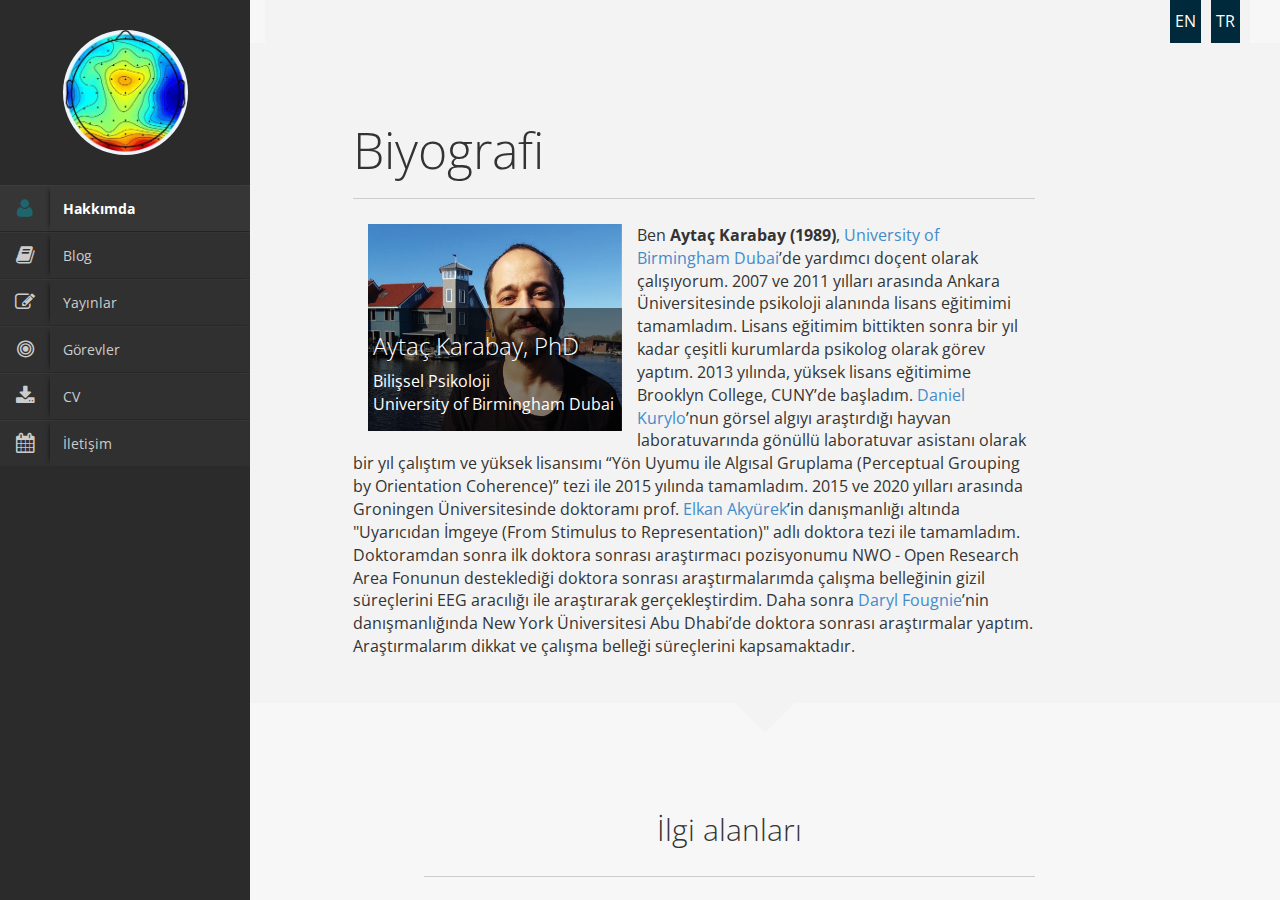
<file: indexTR.html>
<!DOCTYPE html>
<!DOCTYPE html>
<html lang="en">
    <head>
        <title>Aytac Karabay</title>
        <meta http-equiv="Content-Type" content="text/html; charset=UTF-8">
        <meta name="author" content="owwwlab.com">
        <meta name="viewport" content="width=device-width, initial-scale=1, maximum-scale=1">
        
        <meta name="description" content="Aytac Karabay personal webpage" />
        <meta name="keywords" content="faculty profile, theme,css, html, jquery, transition, transform, 3d, css3" />

        <link rel="shortcut icon" href="favicon.ico">
		

        <!--CSS styles-->
        <link rel="stylesheet" href="css/bootstrap.css">
        <link rel="stylesheet" href="css/font-awesome.min.css">  
        <link rel="stylesheet" href="css/perfect-scrollbar-0.4.5.min.css">
        <link rel="stylesheet" href="css/magnific-popup.css">
        <link rel="stylesheet" href="css/style.css">
        <link id="theme-style" rel="stylesheet" href="css/theme-style.css">
		<link href="https://fonts.googleapis.com/css?family=Open+Sans&amp;subset=latin-ext" rel="stylesheet">
        
        <!--/CSS styles-->
        <!--Javascript files-->
        <script type="text/javascript" src="js/jquery-1.10.2.js"></script>
        <script type="text/javascript" src="js/TweenMax.min.js"></script>
        <script type="text/javascript" src="js/jquery.touchSwipe.min.js"></script>
        <script type="text/javascript" src="js/jquery.carouFredSel-6.2.1-packed.js"></script>
        
        <script type="text/javascript" src="js/modernizr.custom.63321.js"></script>
        <script type="text/javascript" src="js/jquery.dropdownit.js"></script>

        <script type="text/javascript" src="js/jquery.stellar.min.js"></script>
        <script type="text/javascript" src="js/ScrollToPlugin.min.js"></script>

        <script type="text/javascript" src="js/bootstrap.min.js"></script>

        <script type="text/javascript" src="js/jquery.mixitup.min.js"></script>

        <script type="text/javascript" src="js/masonry.min.js"></script>

        <script type="text/javascript" src="js/perfect-scrollbar-0.4.5.with-mousewheel.min.js"></script>

        <script type="text/javascript" src="js/magnific-popup.js"></script>
        <script type="text/javascript" src="js/custom.js"></script>

        <!--/Javascript files-->

    </head>
    <body>
		
        <div id="wrapper">
            <a href="#sidebar" class="mobilemenu"><i class="icon-reorder"></i></a>

            <div id="sidebar">
                <div id="main-nav">
                    <div id="nav-container">
                        <div id="profile" class="clearfix">
                            <div class="portrate hidden-xs"></div>
                            
                        </div>
                        <ul id="navigation">
                            <li>
                              <a href="#biography">
                                <div class="icon icon-user"></div>
                                <div class="text">Hakkımda</div>
                              </a>
                            </li>  
                            
                            <li>
                              <a href="#research">
                                <div class="icon icon-book"></div>
                                <div class="text">Blog</div>
                              </a>
                            </li> 
                            
                            <li>
                              <a href="#publications">
                                <div class="icon icon-edit"></div>
                                <div class="text">Yayınlar</div>
                              </a>
                            </li> 
							
							<li>
                              <a href="#experiments">
                                <div class="icon icon-bullseye"></div>
                                <div class="text">Görevler</div>
                              </a>
                            </li> 
                            <!--<li>
                              <a href="#teaching">
                                <div class="icon icon-time"></div>
                                <div class="text">Teaching</div>
                              </a>
                            </li>-->

                            <!--<li>
                              <a href="#gallery">
                                <div class="icon icon-picture"></div>
                                <div class="text">Gallery</div>
                              </a>
                            </li>-->

                            <li class="external">
                              <a target="_blank" href="#">
                                  <div class="icon icon-download-alt"></div>
                                  <div class="text"><a href="Files/download/Resume_Karabay.pdf" target="_blank">CV</a></div>
                              </a>
                            </li>
							
							<li>
                              <a href="#contact">
                                  <div class="icon icon-calendar"></div>
                                  <div class="text">İletişim</div>
                              </a>
                            </li>
                        </ul>
                    </div>        
                </div>
                
                <div class="social-icons">
                    <!--<ul>
                        <li><a href="#"><i class="icon-facebook"></i></a></li>
                        <li><a href="#"><i class="icon-twitter"></i></a></li>
                        <li><a href="#"><i class="icon-linkedin"></i></a></li>
                    </ul>-->
                </div>    
            </div>

            <div id="main">
		        <div id="biography" class="page home" data-pos="home">
							<div class="row2">
								<div id="rightlinks">
									<a href="indexTR.html">TR</a> 
									<a href="index.html">EN</a> 
								</div>	
							</div>
							   
					<!--<div class="section color-2">
                        <div class="section-container2">
                                 
                        </div>
                    </div>-->
					
                    <div class="pageheader">
                        <div class="headercontent">
                            <div class="section-container">
								
								
                                
                                <div class="row">
                                    <div class="col-sm-2 visible-sm"></div>
									<div class="clearfix visible-sm visible-xs"></div>
                                    <div class="col-sm-12 col-md-10">
										<h3 class="title">Biyografi</h3>
										<div class="col-sm-8 col-md-5">
                                        <div class="biothumb">
                                            <img alt="image" src="img/personal/personal-big.jpg" class="img-responsive">
                                            <div class="overlay">
											                                                
                                                <h3 class="">Aytaç Karabay, PhD</h3>
                                                <ul class="list-unstyled">
                                                    <li>Bilişsel Psikoloji</li>
                                                    <li>University of Birmingham Dubai</li>
                                                </ul>
                                            </div> 
                                         </div>
										</div>
											Ben <b>Aytaç Karabay (1989)</b>, <a href="https://www.birmingham.ac.uk/staff/profiles/dubai/karabay-aytac" target="_blank">University of Birmingham Dubai</a>’de yardımcı doçent olarak çalışıyorum.  
											2007 ve 2011 yılları arasında Ankara Üniversitesinde psikoloji alanında lisans eğitimimi tamamladım. Lisans eğitimim bittikten sonra bir yıl kadar çeşitli kurumlarda psikolog olarak görev yaptım.  
											2013 yılında, yüksek lisans eğitimime Brooklyn College, CUNY’de başladım. <a href="https://www.gc.cuny.edu/people/daniel-kurylo" target="_blank">Daniel Kurylo</a>’nun görsel algıyı araştırdığı hayvan laboratuvarında gönüllü laboratuvar asistanı olarak bir yıl çalıştım  
											ve yüksek lisansımı “Yön Uyumu ile Algısal Gruplama (Perceptual Grouping by Orientation Coherence)” tezi ile 2015 yılında tamamladım.  
											2015 ve 2020 yılları arasında Groningen Üniversitesinde doktoramı prof. <a href="https://www.elkanakyurek.com/" target="_blank">Elkan Akyürek</a>’in danışmanlığı altında  
											"Uyarıcıdan İmgeye (From Stimulus to Representation)" adlı doktora tezi ile tamamladım.  
											Doktoramdan sonra ilk doktora sonrası araştırmacı pozisyonumu NWO - Open Research Area Fonunun desteklediği  
											doktora sonrası araştırmalarımda çalışma belleğinin gizil süreçlerini EEG aracılığı ile araştırarak gerçekleştirdim.  
											Daha sonra <a href="https://sites.google.com/site/fougnielab/home" target="_blank">Daryl Fougnie</a>’nin danışmanlığında New York Üniversitesi Abu Dhabi’de doktora sonrası araştırmalar yaptım.  
											Araştırmalarım dikkat ve çalışma belleği süreçlerini kapsamaktadır.  
										</div> 
								</div>
                            </div>        
                        </div>
                    </div>
					
					<div class="pagecontents">
							<div class="section color-2">
							<div class="section-container">
							<div class="row">
									<div class="col-md-9 col-md-offset-1">
                                    <div class="title text-center">
                                        <h2>İlgi alanları</h2>
                                    </div>
									</div>
									<div class="col-md-5">
                                        <ul class="ul-boxed list-unstyled" data-columns="2">
                                            <li>Görsel Dikkat</li>
                                            <li>Görsel Algı</li>
                                            <li>Görsel Çalışma Belleği</li>											
                                        </ul>
									</div>
									<div class="col-md-5 col-md-offset-1">
                                        <ul class="ul-boxed list-unstyled" data-columns="2">
											<li>Zamansal Birleştirme</li>
                                            <li>Algısal Gruplama</li>
                                            <li>Kakao Flavanolları</li>
                                        </ul>
									</div>
							</div>
							</div>
							</div>
					</div>
					
                    <div class="pagecontents">
                        <div class="section color-1">
                            <div class="section-container">
                                <div class="row">
									<div class="col-md-5">
                                        <div class="title text-center">
                                            <h2>Eğitim</h2>
                                        </div>
                                        <ul class="ul-dates">
                                            <li>
                                                <div class="dates">
                                                    <span>Ph.D.</span>
                                                    <span>2020</span>
                                                </div>
                                                <div class="content">
                                                    <h4>Bilişsel Nörobilim</h4>
                                                    <p><em>University of Groningen,</em> Groningen, Hollanda</p>
                                                </div>
                                            </li>
                                            <li>
                                                <div class="dates">
                                                    <span>M.A.</span>
													<span>2015</span>
                                                </div>
                                                <div class="content">
                                                    <h4>Deneysel Psikoloji</h4>
                                                    <p><em>Brooklyn College, City University of New York,</em> NY, ABD</p>
                                                </div>
                                            </li>
                                            <li>
                                                <div class="dates">
                                                    <span>B.A.</span>
													<span>2011</span>
                                                </div>
                                                <div class="content">
                                                    <h4>Psikoloji</h4>
                                                    <p><em>Ankara Universitesi,</em> Ankara, Türkiye</p>
                                                </div>
                                            </li>
                                            
                                        </ul>
                                    </div> 
                                    <div class="col-md-5 col-md-offset-1">
                                        <div class="title text-center">
                                            <h2>Akademik Pozisyonlar</h2>
                                        </div>
                                        <ul class="ul-dates">
										
											<li>
                                                <div class="dates">
                                                    <span>2025</span>
                                                    <span>----</span>
                                                </div>
                                                <div class="content">
                                                    <h4>Doktor Öğretim Üyesi</h4>
                                                    <p>Univesity of Birmingham</p>
                                                </div>
                                            </li>
																						
											<li>
                                                <div class="dates">
                                                    <span>2022</span>
                                                    <span>2025</span>
                                                </div>
                                                <div class="content">
                                                    <h4>Doktora Sonrası Araştırmacı</h4>
                                                    <p>New York University</p>
                                                </div>
                                            </li>
											<li>
                                                <div class="dates">
                                                    <span>2019</span>
                                                    <span>2022</span>
                                                </div>
                                                <div class="content">
                                                    <h4>Doktora Sonrası Araştırmacı</h4>
                                                    <p>Rijksuniversiteit Groningen</p>
                                                </div>
                                            </li>
                                            <li>
                                                <div class="dates">
                                                    <span>2014</span>
                                                    <span>2015</span>
                                                </div>
                                                <div class="content">
                                                    <h4>Labaratuvar Asistanı</h4>
                                                    <p><em>Animal vision lab</em>, Brooklyn College, CUNY</p>
                                                </div>
                                            </li>
                                        </ul>
                                    </div>   
                                </div>    
                            </div>
                                
                        </div>

                        <div class="section color-2">
                            <div class="section-container">
                                <div class="row">
                                    <div class="col-md-10 col-md-offset-1">
                                        <div class="title text-center">
                                            <h2>Burslar ve Ödüller </h2>
                                        </div>
                                        <ul class="timeline">
                                            <li class="open">
                                                <div class="date">2022</div>
                                                <div class="circle"></div>
                                                <div class="data">
                                                    <div class="subject">Açık bilim ödülü, Open Science Programme, Groningen Üniversitesi</div>
                                                    <div class="text row">
                                                        <div class="col-md-2">
                                                            <img alt="image" class="thumbnail img-responsive" src="img/personal/OPA.jpeg" >
                                                        </div>
                                                        <div class="col-md-10">
                                                           ‘Concealed familiar face detection with pupillometry in rapid serial visual presentation’ çalışmamızdan dolayı Groningen Üniversitesi'nin Open Science Programme departmanı tarafından açık bilim ödülüne layık görüldüm.
                                                        </div>
                                                    </div>
                                                </div>
                                            </li>    
											
											<li class="open">
                                                <div class="date">2022</div>
                                                <div class="circle"></div>
                                                <div class="data">
                                                    <div class="subject">En iyi poster ödülü, Working Memory Engram workshop</div>
                                                    <div class="text row">
                                                        <div class="col-md-2">
                                                            <img alt="image" class="thumbnail img-responsive" src="img/personal/WM_engram_icon.png" >
                                                        </div>
                                                        <div class="col-md-10">
                                                           Hollanda'da Groningen Üniversitesinde düzenlenen Searching for the Working Memory Engram workshopunda en iyi poster ödülü. 
                                                        </div>
                                                    </div>
                                                </div>
                                            </li>  


											
                                            <li class="open">
                                                <div class="date">2012-2019</div>
                                                <div class="circle"></div>
                                                <div class="data">
                                                    <div class="subject">YLSY-MEB bursu (200.000$)</div>
                                                    <div class="text row">
                                                        <div class="col-md-2">
                                                            <img alt="image" class="thumbnail img-responsive" src="img/personal/awards100x100.png" >
                                                        </div>
                                                        <div class="col-md-10">
                                                           MEB-YLSY bursu, yurtdışında, deneysel psikoloji alanında, master ve doktora programlarını kapsar. 
                                                        </div>
                                                    </div>
                                                </div>
                                            </li>
                                         </ul>
                                    </div>
                                </div>
                            </div>
                        </div>                            
                    </div>
                </div>

                <div id="research" class="page">
					<div class="row2">
						<div id="rightlinks">
							<a href="indexTR.html">TR</a> 
							<a href="index.html">EN</a> 
						</div>	
					</div>
                    <div class="pageheader">
						<div class="headercontent">
							<div class="page-container">
								<div class="section-container">
									<h3 class="title">Blog</h3>
								</div>
								<div class="section color-2">
									<div class="section-container">
										<div class="row">
											<div class="col-md-12">
												<ul class="ul-withdetails">
													<div class="row">
                                                    <div class="col-sm-6 col-md-2">
                                                        <div class="image">
                                                            <img alt="image" src="img/blog/Psychonomics.jpeg" class="img-responsive2">
                                                        </div>
                                                    </div>
                                                    <div class="col-sm-6 col-md-9">
                                                        <div class="meta">
                                                            <h2>Psychonomics Meeting (5/2018)</h2>
                                                            <p> Uluslararasi Psychonomics Toplantısı Groningen`e yakın olan Amsterdam'da gerçekleşti. Ben de bu şansı değerlendirip konferansa emektar posterimle (Target color and contrast influences temporal attention...) katıldım. Çok iyi bir şekilde organize edilmiş olan bu konferansa katılmak çok güzel bir deneyimdi. Aynı zamanda birkaç gece Amsterdam'ın tadını çıkartmak da konferansın yanında ayrıca güzeldi.  </p>
                                                        </div>
                                                    </div>
													</div>
												</ul>
											</div>
										</div>
                                    </div>
                                </div>
								<div class="section color-1">
									<div class="section-container">
										<div class="row">
											<div class="col-md-12">
												<ul class="ul-withdetails">
											<div class="row">
                                                    <div class="col-sm-6 col-md-2">
                                                        <div class="image">
                                                            <img alt="image" src="img/blog/darkchocolate.jpg" class="img-responsive2">
                                                        </div>
                                                    </div>
                                                    <div class="col-sm-6 col-md-9">
                                                        <div class="meta">
                                                            <h2>Mindwise-Blogpost (4/2018)</h2>
                                                            <p>Kakao flavanolları hakkında yazdığımız ve Psychopharmacology dergisinde yayınladığımız makaleyi <a href="https://www.elkanakyurek.com/" target="_blank">Elkan</a> ile birlikte blogpost olarak <a href="http://mindwise-groningen.nl/" target="_blank"> Mindwise</a>’ta yayınladık. Yazının tamamına <a href="http://mindwise-groningen.nl/attention-chocolate-can-give-you-an-edge/" target="_blank"> link</a>ten ulaşabilirsiniz. Bu blogpostu hazırlarken makale hakkında açılmış olan bir <a href="https://www.reddit.com/r/Nootropics/comments/83i3kt/the_acute_effects_of_cocoa_flavanols_on_temporal/" target="_blank"> reddit post</a>una denk geldim. Makalemizin sosyal medyada pozitif bir şekilde tartışılması gerçekten güzel bir his.</p>
                                                        </div>
                                                    </div>
                                            </div>
                                       </ul>
											</div>
										</div>
                                    </div>
                                </div>
							</div>
                        </div>    
                    </div>
                </div>
               <div id="publications" class="page">
					<div class="row2">
						<div id="rightlinks">
							<a href="indexTR.html">TR</a> 
							<a href="index.html">EN</a> 
						</div>	
					</div>
                    <div class="page-container">
                        <div class="pageheader">
                            <div class="headercontent">
                                <div class="section-container">
                                    
                                    <h2 class="title">Yayınlar</h2>
                                                                        
                                </div>
                            </div>
                        </div>

                        <div class="pagecontents">
                            
                            <div class="section color-1" id="filters">
                                <div class="section-container">
                                    <div class="row">
                                        
                                        <div class="col-md-3">
                                            <h3>Türe göre filtrele:</h3>
                                        </div>
                                        <div class="col-md-6">
                                            <select id="cd-dropdown" name="cd-dropdown" class="cd-select">
                                                <option class="filter" value="all" selected>Hepsi</option>
                                                <option class="filter" value="jpaper">Makaleler</option>
                                                <option class="filter" value="cpaper">Konferans Sunumları</option>
                                                <!-- <option class="filter" value="bookchapter">Book Chapters</option>-->
                                                <option class="filter" value="book">Kitaplar</option>
                                                <!-- <option class="filter" value="report">Reports</option>
                                                <option class="filter" value="tpaper">Technical Papers</option> -->
                                            </select>
                                        </div>
                                        
                                        <div class="col-md-3" id="sort">
                                            <span>Yıla göre sırala:</span>
                                            <div class="btn-group pull-right"> 

                                                <button type="button" data-sort="data-year" data-order="desc" class="sort btn btn-default"><i class="icon-sort-by-order"></i></button>
                                                <button type="button" data-sort="data-year" data-order="asc" class="sort btn btn-default"><i class="icon-sort-by-order-alt"></i></button>
                                            </div>
                                        </div>    
                                    </div>
                                </div>
                            </div>

                            <div class="section color-2" id="pub-grid">
                                <div class="section-container">
                                    
                                    <div class="row">
                                        <div class="col-md-12">
                                            <div class="pitems">
											
											
												<div class="item mix jpaper" data-year="2025">
                                                    <div class="pubmain">
                                                        <div class="pubassets">
                                                            <a href="#" class="pubcollapse">
                                                                <i class="icon-expand-alt"></i>
                                                            </a>
                                                            <a href="https://onlinelibrary.wiley.com/doi/full/10.1111/psyp.70020" class="tooltips" title="External link" target="_blank">
                                                                <i class="icon-external-link"></i> 
                                                            </a>
															<a href="https://onlinelibrary.wiley.com/doi/pdfdirect/10.1111/psyp.70020?download=true" class="tooltips" title="Download" target="_blank">
                                                                <i class="icon-cloud-download"></i>
                                                            </a>
															<a href="https://osf.io/7wrjh/" class="tooltips" title="Data" target="_blank">
                                                                <i class="icon-bar-chart"></i>
                                                            </a> 
															
													    </div>
                                                        <h4 class="pubtitle">Behaviorally irrelevant feature matching increases neural and behavioral working memory readout</h4>
                                                        <div class="pubauthor"><strong>Karabay, A.</strong>, Wolff, M. J., Ruuskanen, V., & Akyürek, E.G. </div>
                                                        <div class="pubcite"><span class="label label-success">Journal Paper</span>  Psychophysiology. (2025)</div>
                                                    </div>
                                                    <div class="pubdetails">
                                                        <h4>Abstract</h4>
                                                        <p>There is an ongoing debate about whether working memory (WM) maintenance relies on persistent activity and/or short-term synaptic plasticity. 
														This is a challenging question, because neuroimaging techniques in cognitive neuroscience measure activity only. Recently, neural perturbation 
														techniques have been developed to tackle this issue, such as visual impulse perturbation or “pinging,” which reveals (un)attended WM content during
														maintenance. There are contrasting explanations of how pinging reveals WM content, which is central to the debate. Pinging could reveal mnemonic
														representations by perturbing content-specific networks or by increasing the neural signal-to-noise ratio of active neural states. Here we tested
														the extent to which the neural impulse response is patterned by the WM network, by presenting two different impulse stimuli. If the impulse 
														interacts with WM networks, the WM-specific impulse response should be enhanced by physical overlap between the initial memory item and the
														subsequent external perturbation stimulus. This prediction was tested in a working memory task by matching or mismatching task-irrelevant 
														spatial frequencies between memory items and impulse stimuli, as well as probes. Matching probe spatial frequency with memory items resulted 
														in faster behavioral response times and matching impulse spatial frequency with memory items increased the specificity of the neural impulse 
														response as measured from EEG. Matching spatial frequencies did neither result in globally stronger neural responses nor in a larger decrease 
														in trial-to-trial variability compared to mismatching spatial frequencies. The improved neural and behavioral readout of irrelevant feature 
														matching provide evidence that impulse perturbation interacts directly with the memory representations.</p>
                                                    </div>
                                                </div>	
											
												<div class="item mix jpaper" data-year="2025">
                                                    <div class="pubmain">
                                                        <div class="pubassets">
                                                            <a href="#" class="pubcollapse">
                                                                <i class="icon-expand-alt"></i>
                                                            </a>
                                                            <a href="https://link.springer.com/article/10.1007/s00394-024-03514-8" class="tooltips" title="External link" target="_blank">
                                                                <i class="icon-external-link"></i> 
                                                            </a>
															<a href="https://link.springer.com/content/pdf/10.1007/s00394-024-03514-8.pdf" class="tooltips" title="Download" target="_blank">
                                                                <i class="icon-cloud-download"></i>
                                                            </a>
															<a href="https://osf.io/kjgyd" class="tooltips" title="Data" target="_blank">
                                                                <i class="icon-bar-chart"></i>
                                                            </a> 
															
													    </div>
                                                        <h4 class="pubtitle">Concurrent consumption of cocoa flavanols and caffeine does not acutely modulate working memory and attention</h4>
                                                        <div class="pubauthor">Akyürek, E.G., <strong>Karabay, A.</strong>, & Altınok, A. </div>
                                                        <div class="pubcite"><span class="label label-success">Journal Paper</span>  European Journal of Nutrition. (2025)</div>
                                                    </div>
                                                    <div class="pubdetails">
                                                        <h4>Abstract</h4>
                                                        <p><strong>Purpose: </strong>Consumption of cocoa flavanols and caffeine might acutely enhance cognition, particularly in synergy. Due to the use of multifaceted tasks in prior research, it is unclear precisely which cognitive functions are implicated. Here we aimed to assess the acute effects of the (joint) ingestion of cocoa flavanols and caffeine on temporal attention, spatial attention, and working memory.</p>
														<p><strong>Methods: </strong>In four separate sessions of a randomized, double-blind, placebo-controlled, crossover trial, 48 young adult participants consumed a placebo drink, a cocoa flavanols (415 mg) drink, a caffeine (215 mg) drink, and a drink containing both concurrently. In each session, after ingestion, we tested performance in three cognitive tasks. We tested temporal attention in a dual-target rapid serial visual presentation paradigm, known to elicit the attentional blink, in which the time between the targets was manipulated. We measured spatial attention in a visual search task, where we varied the number of distractors that appeared simultaneously with the target. We tested working memory in a delayed recall task, in which the number of stimuli to be remembered was manipulated.</p>
														<p><strong>Results: </strong>We obtained the expected performance pattern in each task, but found no evidence for modulation of response accuracy or reaction times by the ingestion of either substance, nor of their combined ingestion, even in the most challenging task conditions.</p>
														<p><strong>Conclusions: </strong>We conclude that, even when jointly ingested, neither the tested amount of cocoa flavanols nor caffeine have acute effects that are robustly measurable on cognitive tasks that target attention and working memory specifically.</p>
                                                    </div>
                                                </div>					
												
												
												<div class="item mix jpaper" data-year="2024">
                                                    <div class="pubmain">
                                                        <div class="pubassets">
                                                            
                                                            <a href="https://escienceediting.org/journal/view.php?doi=10.6087/kcse.345" class="tooltips" title="External link" target="_blank">
                                                                <i class="icon-external-link"></i> 
                                                            </a>
															<a href="https://escienceediting.org/upload/pdf/kcse-345.pdf" class="tooltips" title="Download" target="_blank">
                                                                <i class="icon-cloud-download"></i>
                                                            </a>
															<!--<a href="https://osf.io/wf5uv/" class="tooltips" title="Data" target="_blank">
                                                                <i class="icon-bar-chart"></i>
                                                            </a> -->
															
													    </div>
                                                        <h4 class="pubtitle">Our journey as intern junior editors at the journal of experimental psychology: Human perception and performance</h4>
                                                        <div class="pubauthor">Guérin, S.M.R., Tarlao, C., & <strong>Karabay, A.</strong></div>
                                                        <div class="pubcite"><span class="label label-success">Essay</span> Science Editing. (2024)</div>
                                                    </div>
                                                </div>		
												
												
												
												
												<div class="item mix jpaper" data-year="2024">
                                                    <div class="pubmain">
                                                        <div class="pubassets">
                                                            <a href="#" class="pubcollapse">
                                                                <i class="icon-expand-alt"></i>
                                                            </a>
                                                            <a href="https://link.springer.com/article/10.3758/s13428-024-02477-2#Sec33" class="tooltips" title="External link" target="_blank">
                                                                <i class="icon-external-link"></i> 
                                                            </a>
															<a href="https://link.springer.com/content/pdf/10.3758/s13428-024-02477-2.pdf" class="tooltips" title="Download" target="_blank">
                                                                <i class="icon-cloud-download"></i>
                                                            </a>
															<a href="https://osf.io/wf5uv/" class="tooltips" title="Data" target="_blank">
                                                                <i class="icon-bar-chart"></i>
                                                            </a> 
															
													    </div>
                                                        <h4 class="pubtitle">Introducing ART: a new method of testing auditory memory with circular reproduction tasks</h4>
                                                        <div class="pubauthor"><strong>Karabay, A.</strong>, Nijenkamp, R., Sarampalis, A., & Fougnie, D. </div>
                                                        <div class="pubcite"><span class="label label-success">Journal Paper</span> Behavior Research Methods. (in press)</div>
                                                    </div>
                                                    <div class="pubdetails">
                                                        <h4>Abstract</h4>
                                                        <p>Theories of visual working memory have seen significant progress through the use of continuous reproduction tasks. However, these tasks have mainly focused on studying visual features, 
														with limited examples existing in the auditory domain. Therefore, it is unknown to what extent newly developed memory models reflect domain-general limitations or are specific to the visual
														domain. To address this gap, we developed a novel methodology: the Auditory Reproduction Task (ART). This task utilizes Shepard tones, which create an infinite rising or falling tone illusion
														by dissecting pitch chroma and height, to create a 1-360° auditory circular space. In Experiment 1, we validated the perceptual circularity and uniformity of this auditory stimulus space. 
														In Experiment 2, we demonstrated that auditory working memory shows similar set size effects to visual working memory—report error increased at set size two relative to one caused by swap errors.
														In Experiment 3, we tested the validity of ART by correlating reproduction errors with commonly used auditory and visual working memory tasks. Analyses revealed that ART errors were significantly
														correlated with performance in both auditory and visual working memory tasks, albeit with a stronger correlation observed with auditory working memory. While these experiments have only scratched
														the surface of the theoretical and computational constraints on auditory working memory, they provide a valuable proof-of-concept for ART. Further research with ART has the potential to deepen
														our understanding of auditory working memory, as well as to explore the extent to which existing models are tapping into domain-general constraints. 
														</p>
                                                    </div>
                                                </div>						
												
												
												<div class="item mix cpaper" data-year="2024">
													<div class="pubmain">
													<!--<div class="pubassets">
                                                            <a href="#" class="pubcollapse">
                                                                <i class="icon-expand-alt"></i>
                                                            </a>
                                                    </div>
													<div class="pubassets">
                                                            <a href="#" class="pubcollapse">
                                                                <i class="icon-expand-alt"></i>
                                                            </a>
                                                    </div>-->
														<h4 class="pubtitle"> Evidence against levels of processing theories of visual awareness </h4>
                                                        <div class="pubauthor"> <strong>Karabay, A.</strong>, & Fougnie, D.  </div>
                                                        <div class="pubcite"><span class="label label-warning">Poster</span>  Asia Pacific Conference On Vision (APCV2024) in Singapore. (2024)</div>
													</div>
													<div class="pubdetails">
                                                        <h4>Abstract</h4>
                                                        <p>There is debate about whether awareness during visual perception occurs abruptly (all-or-none) or gradually. One influential view is the
														levels of processing (LOP) theory which states that visual awareness depends on the stimulus. Low-level stimuli, such as color, evoke gradual
														awareness, while high-level stimuli, such as object identity, elicit abrupt, all-or-none perception. A critical source of evidence supporting
														LOP is that self-reported perceptual clarity measures reveal more intermediate values of perceptual clarity for low- (e.g. color) than high- 
														(e.g. letter) level stimuli. Here we provide several pieces of evidence inconsistent with this theory. First, previous studies confound stimulus
														level with category-flatness. Does increased perceptual clarity of X versus blue reflect that a noisy perception of X is perceived as X due to 
														large category priors for letter stimuli (e.g. there is no meaningful halfway point between X and M but there is between blue and red)? Consistent 
														with this, when we generated a high-level stimulus set that lacked meaningful category boundaries (by morphing unfamiliar faces into a continuous space)
														our results revealed gradual awareness. Second, by varying foil-target similarity, we show that an assumption underlying perceptual clarity measures—that
														they measure stimulus clarity not the difficulty of perceptual judgments—is incorrect. Finally, existing studies do not equate performance. This is 
														problematic because high-level stimuli have better performance, and the apparent all-or-none nature of categorical stimuli may reflect few intermediate 
														perceptual clarity ratings due to high confidence. Consistent with this, preliminary data suggests gradual awareness for all stimuli, including letters, 
														when task performance is equated across stimuli. Taken together, our findings reject the notion of separate awareness pathways for high- vs. low-level 
														stimuli and suggest that gradual versus all-or-none perception depends on other methodological properties.
														</p>
                                                    </div>
												</div>
												
												<div class="item mix cpaper" data-year="2024">
													<div class="pubmain">
													<!--<div class="pubassets">
                                                            <a href="#" class="pubcollapse">
                                                                <i class="icon-expand-alt"></i>
                                                            </a>
                                                    </div>
													<div class="pubassets">
                                                            <a href="#" class="pubcollapse">
                                                                <i class="icon-expand-alt"></i>
                                                            </a>
                                                    </div>-->
														<h4 class="pubtitle"> Where’s Waldo in the mind: Accessing perceptual and semantic attributes in perception and working memory </h4>
                                                        <div class="pubauthor"> Sasin, E., Zhou, Y., <strong>Karabay, A.</strong>, Shrestha, S., & Fougnie, D.  </div>
                                                        <div class="pubcite"><span class="label label-warning">Poster</span>  The Vision Sciences Society Meeting (VSS2024) in Florida, USA. (2024)</div>
													</div>
													<div class="pubdetails">
                                                        <h4>Abstract</h4>
                                                        <p>During perception, low-level features (such as color) are processed faster than high-level features (such as semantic properties). But what about
														accessing information from working memory? Recent work (Kong & Fougnie, 2021) has shown that search in working memory may be distinct from visual
														search regarding which features are most efficient. Further, research on long-term memory (Linde-Domingo, Treder, Kerrén, & Wimber, 2019) has 
														shown that semantic information is retrieved more rapidly than perceptual information. However, it is not yet known whether semantic properties
														are accessed faster from working memory than perceptual attributes. In two experiments, participants were shown four images that were either 
														animate or inanimate objects (semantic property) and which could be in the form of a photograph or drawing (perceptual property). Participants
														were pre-cued (perception – Experiment 1) or post-cued (working memory – Experiment 2) to the location of one of these objects. The cues were 
														accompanied by either a semantic (“animate or inanimate?”) or perceptual (“drawing or photograph?”) question. Unsurprisingly, perceptual aspects
														were discriminated faster than semantic aspects when the information was available to visual perception. However, when the task required accessing
														no longer presented information from working memory, participants took less time to respond to semantic than perceptual queries. These experiments,
														together with other recent findings, point to a reversal of the processing hierarchy for perception and memory. While visual perception is feed-forward,
														retrieving information in memory might first involve accessing high-level properties such as semantic categories, followed by access to lower-level visual properties.
														</p>
                                                    </div>
												</div>
												
												<div class="item mix jpaper" data-year="2024">
                                                    <div class="pubmain">
                                                        <div class="pubassets">
                                                            <a href="#" class="pubcollapse">
                                                                <i class="icon-expand-alt"></i>
                                                            </a>
                                                            <a href="https://direct.mit.edu/imag/article/doi/10.1162/imag_a_00173/120839/Concurrent-maintenance-of-both-veridical-and" class="tooltips" title="External link" target="_blank">
                                                                <i class="icon-external-link"></i> 
                                                            </a>
															<a href=https://direct.mit.edu/imag/article-pdf/doi/10.1162/imag_a_00173/2373425/imag_a_00173.pdf" class="tooltips" title="Download" target="_blank">
                                                                <i class="icon-cloud-download"></i>
                                                            </a>
															<a href="https://osf.io/3hdpc" class="tooltips" title="Data" target="_blank">
                                                                <i class="icon-bar-chart"></i>
                                                            </a> 
															
													    </div>
                                                        <h4 class="pubtitle">Concurrent maintenance of both veridical and transformed working memory representations within unique coding schemes</h4>
                                                        <div class="pubauthor">Kandemir, G., Wolff, M.J., <strong>Karabay, A.</strong>, Stokes, M.G., Axmacher, N., & Akyürek, E.G.</div>
                                                        <div class="pubcite"><span class="label label-success">Journal Paper</span> Imaging Neuroscience. (2024)</div>
                                                    </div>
                                                    <div class="pubdetails">
                                                        <h4>Abstract</h4>
                                                        <p>In the dynamic environment we live in, the already limited information that human working memory can maintain needs to be constantly updated
														to optimally guide behaviour. Indeed, previous studies showed that leading up to a response, representations maintained in working memory 
														representations are transformed continuously. This goes hand-in-hand with the removal of task-irrelevant items. However, does such removal
														also include the representations of stimuli as they were originally, prior to transformation? Here we assessed the neural representation of 
														task-relevant transformed representations, and the no-longer-relevant veridical representations they originated from. We applied multivariate
														pattern analysis to electroencephalographic data during maintenance of orientation gratings with and without mental rotation. During maintenance,
														we perturbed the representational network by means of a visual impulse stimulus, and were thus able to successfully decode veridical as well as
														imaginary, transformed orientation gratings from impulse-driven activity. The impulse response reflected only task-relevant (cued), 
														but not task-irrelevant (uncued) items, suggesting that the latter were quickly discarded from working memory. By contrast, even though the
														original cued orientation gratings were also no longer task-relevant after mental rotation, these items continued to be represented next to
														the rotated ones, in different representational formats. This seemingly inefficient use of scarce working memory capacity was associated with
														reduced probe response times and may thus serve to increase precision and flexibility in guiding behaviour in dynamic environments.
														</p>
                                                    </div>
                                                </div>				
												
												
												
												<div class="item mix jpaper" data-year="2024">
                                                    <div class="pubmain">
                                                        <div class="pubassets">
                                                            <a href="#" class="pubcollapse">
                                                                <i class="icon-expand-alt"></i>
                                                            </a>
                                                            <a href="https://www.sciencedirect.com/science/article/pii/S1053810023001642" class="tooltips" title="External link" target="_blank">
                                                                <i class="icon-external-link"></i> 
                                                            </a>
															<a href="https://www.sciencedirect.com/science/article/pii/S1053810023001642/pdfft?md5=6013e46f651ec491aa01cdebbaed322b&pid=1-s2.0-S1053810023001642-main.pdf" class="tooltips" title="Download" target="_blank">
                                                                <i class="icon-cloud-download"></i>
                                                            </a>
															<a href="https://osf.io/am5y7/" class="tooltips" title="Data" target="_blank">
                                                                <i class="icon-bar-chart"></i>
                                                            </a> 
															
													    </div>
                                                        <h4 class="pubtitle">Attentional blur and blink: Effects of adaptive attentional scaling on visual awareness</h4>
                                                        <div class="pubauthor">Wang, S., <strong>Karabay, A.</strong>, & Akyürek, E.G.</div>
                                                        <div class="pubcite"><span class="label label-success">Journal Paper</span> Consciusness and Cognition. (2024)</div>
                                                    </div>
                                                    <div class="pubdetails">
                                                        <h4>Abstract</h4>
                                                        <p>Attentional scaling is a crucial mechanism that enables us to flexibly allocate our attention to larger or smaller regions in 
														the visual field. Although previous studies have demonstrated the critical role of attentional scaling in visual processing, its 
														impact on modulating visual awareness is not yet fully understood. This study investigates the adaptive control of attentional scaling 
														and its influence on visual awareness in an attentional blink paradigm. Participants were required to attend to the first target’s location, 
														which was manipulated either session-wise, trial-wise, or such that it could be learned across a block of trials. Discrete, all-or-none, 
														awareness was expected when attention was allocated to a narrow area, while gradual awareness was expected when attention was allocated 
														to a larger area. We used mixture modeling to assess second target awareness across these different attentional scales. The results revealed 
														that participants could adaptively control their attentional scale both across stable sessions, and through (implicit) statistical learning 
														in blocks of successive trials. This produced gradual perceptual awareness when the participants adopted a broad attentional scale, causing 
														an attentional “blur”. However, trial-wise cues did not allow for attentional scaling, resulting in more discrete target perception overall, 
														and an attentional “blink”. We conclude that the attentional scale is to some extent under adaptive control during the attentional blink/blur, 
														where it can produce qualitatively different modes of perceptual awareness.
														</p>
                                                    </div>
                                                </div>						
												
												
												<div class="item mix cpaper" data-year="2023">
													<div class="pubmain">
													<div class="pubassets">
                                                            <a href="#" class="pubcollapse">
                                                                <i class="icon-expand-alt"></i>
                                                            </a>
                                                    </div>
													<!--<div class="pubassets">
                                                            <a href="#" class="pubcollapse">
                                                                <i class="icon-expand-alt"></i>
                                                            </a>
                                                    </div>-->
														<h4 class="pubtitle"> Concealed familiar face detection with EEG in rapid serial visual presentation </h4>
                                                        <div class="pubauthor"> Chen, I., <strong>Karabay, A.</strong>, Mathȏt, S., Buchel, P., van der Mijn, R.,  Bowman, H., & Akyürek, E. G.  </div>
                                                        <div class="pubcite"><span class="label label-warning">Poster</span>  the 45th European Conference on Visual Perception (ECVP) in Paphos, Cyprus. (2023)</div>
													</div>
													<div class="pubdetails">
                                                        <h4>Abstract</h4>
                                                        <p>Classical concealed information tests (CITs) are in some circumstances able to detect concealed information, but are also vulnerable to countermeasures that participants can use to shield
															concealed information from detection. Rapid serial visual presentation (RSVP) has proven effective against such countermeasures, and can thus substantially reduce type-II error. Research to date has relied on classic univariate analyses of EEG
															data. Here we investigated whether RSVP-based CIT with multivariate analysis (decoding) of the EEG is potentially more effective for detecting ‘concealed knowledge’ of familiar faces. 29
															participants searched for a target face in an RSVP task while a familiar face (one of their parents’ faces), or one of two control
															faces also appeared in the stream. Using neural-network decoding, we detected concealed information for each individual
															with an average hit rate of 61.8% and an average correct rejection rate of 72.7%, while accuracy was 49.4% (around chance
															level), when we decoded one control face from the other. In comparison, univariate analyses were only able to detect familiar face recognition in 19 participants. Our findings suggest that 
															neural-network decoding makes RSVP-based CIT a more reliable method to detect concealed information.
														</p>
                                                    </div>
												</div>


												<div class="item mix cpaper" data-year="2023">
													<div class="pubmain">
													<div class="pubassets">
                                                            <a href="#" class="pubcollapse">
                                                                <i class="icon-expand-alt"></i>
                                                            </a>
                                                    </div>
													<!--<div class="pubassets">
                                                            <a href="#" class="pubcollapse">
                                                                <i class="icon-expand-alt"></i>
                                                            </a>
                                                    </div>-->
														<h4 class="pubtitle"> Introducing ART: a new method of testing auditory memory with circular reproduction tasks </h4>
                                                        <div class="pubauthor"> Fougnie, D., <strong>Karabay, A.</strong>, Nijenkamp, R., & Sarampalis, A.  </div>
                                                        <div class="pubcite"><span class="label label-warning">Poster</span>  The Vision Sciences Society Meeting (VSS2023) in Florida, USA. (2023)</div>
													</div>
													<div class="pubdetails">
                                                        <h4>Abstract</h4>
                                                        <p>Working memory research has largely focused on the visual domain, however, a full picture of working memory requires understanding its properties 
														in other domains (e.g., auditory). Recently, working memory tasks have focused on circular reproduction tasks, since these allow the separation of 
														putatively distinct mechanisms. Critically, such tasks have been leveraged only to study visual features (e.g., color & orientation) and have not been 
														expanded to the auditory domain. Here we developed a new methodology: Auditory reproduction task (ART). To overcome the challenge of creating a circular 
														space with auditory information, we relied on Shepard tones which create an illusion of infinite rising or falling tone frequency. We converted an octave 
														range of Shepard tones to a 0-360° circular space. In the first experiment, we validated the perceptual circularity of the Shepard tones with multidimensional 
														scaling. The perceptual space of the tones resembled an almost perfect circle. In the second experiment, we demonstrated that auditory working memory shows 
														set-size effects, similar to visual working memory. Specifically, reproduction errors increased when participants were required to retain two (sequentially 
														presented) versus one tone. Further, the preliminary results, when subjected to mixture modeling, revealed that precision decreased as a function of set size, 
														demonstrating that the theoretical models on visual working memory can be used to study auditory working memory. Similar to visual working memory, we found 
														evidence that the non-tested item influenced responses to the tested item—repulsion when the distance between the two random tones was small and attraction 
														when the distance was large. Taken as a whole, these findings validate the ART task as a useful tool to study the properties of auditory working memory and 
														how they may be similar to (or differ from) visual working memory.
														</p>
                                                    </div>
												</div>
												
												
												<div class="item mix cpaper" data-year="2023">
													<div class="pubmain">
													<div class="pubassets">
                                                            <a href="#" class="pubcollapse">
                                                                <i class="icon-expand-alt"></i>
                                                            </a>
                                                    </div>
													<!--<div class="pubassets">
                                                            <a href="#" class="pubcollapse">
                                                                <i class="icon-expand-alt"></i>
                                                            </a>
                                                    </div>-->
														<h4 class="pubtitle"> Concealed familiar face detection with oculomotor measures and EEG in rapid serial visual presentation </h4>
                                                        <div class="pubauthor"> Chen, I., Mathȏt, S., van der Mijn, R., <strong>Karabay, A.</strong>, Bowman, H., & Akyürek, E. G.  </div>
                                                        <div class="pubcite"><span class="label label-warning">Poster</span>  The Vision Sciences Society Meeting (VSS2023) in Florida, USA. (2023)</div>
													</div>
													<div class="pubdetails">
                                                        <h4>Abstract</h4>
                                                        <p>Traditional concealed information tests (CIT) work fairly well, but people can still use countermeasures to avoid detection. Presenting 
														the critical stimuli in rapid serial visual presentation (RSVP) while measuring EEG has proven effective against countermeasures. We investigated
														here to what extent concealed information (familiar faces) are also detectable in RSVP-based CIT with oculomotor measures, in particular pupil 
														size and micro-saccades. In our two studies (one with oculomotor measures and one with EEG), 31 and 34 participants, respectively, were asked to
														search for a target face in an RSVP task, while a familiar face, one of their parents’ faces, or a control face also appeared in the task. We 
														found that the pupil dilated more in response to the familiar faces, as compared to control faces, an effect that was most pronounced when looking 
														at the velocity of pupil-size changes, rather than pupil size itself. Micro-saccades did not seem to add much information. Overall, EEG remained 
														more sensitive than the oculomotor measures, but concealed information detection by means of the latter was nevertheless substantial. Taking 
														practical considerations into account, the application of oculomotor measures in RSVP-based CIT may thus present a viable alternative to EEG.
														</p>
                                                    </div>
												</div>


												<div class="item mix cpaper" data-year="2023">
													<div class="pubmain">
													<div class="pubassets">
                                                            <a href="#" class="pubcollapse">
                                                                <i class="icon-expand-alt"></i>
                                                            </a>
                                                    </div>
													<!--<div class="pubassets">
                                                            <a href="#" class="pubcollapse">
                                                                <i class="icon-expand-alt"></i>
                                                            </a>
                                                    </div>-->
														<h4 class="pubtitle">Attentional blur and blink: Effects of adaptive attentional scaling on visual awareness </h4>
                                                        <div class="pubauthor">Wang, S., <strong>Karabay, A.</strong>, & Akyürek, E. G. </div>
                                                        <div class="pubcite"><span class="label label-warning">Talk</span> 23st Conference of the European Society for Cognitive Psychology (ESCoP) in Porto, Portugal. (2023)</div>
													</div>
													<div class="pubdetails">
                                                        <h4>Abstract</h4>
                                                        <p>Attentional scaling is a mechanism allowing us to allocate our attention flexibly to larger or smaller regions, the role of which in visual processing has been established 
														in previous studies. However, little is known about its role in modulating visual awareness. This study investigated how attentional scaling can be adaptively controlled and 
														influence visual awareness. We employed an attentional blink (AB) paradigm that highlights the temporal limits of attentional selection. The first target’s location was either 
														explicitly cued, block-wise or trial-wise, or implicitly learned. Narrow attentional scaling resulted in discrete awareness, whereas broader one produced gradual awareness.
														Mixture modeling was used to assess second target awareness across attentional scaling conditions. We found that participants were able to adjust attentional scaling through
														both explicit block-wise cues and implicit learning, leading to a gradual awareness (attentional blur). Trialwise cues did not allow attentional scaling, causing more discrete
														target perception overall (attentional blink). Our study thus showed that attentional scaling could be adaptively controlled during the AB, leading to qualitatively different 
														perceptual awareness.
														</p>
                                                    </div>
												</div>												
												
												<div class="item mix cpaper" data-year="2023">
													<div class="pubmain">
													<div class="pubassets">
                                                            <a href="#" class="pubcollapse">
                                                                <i class="icon-expand-alt"></i>
                                                            </a>
                                                    </div>
													<!--<div class="pubassets">
                                                            <a href="#" class="pubcollapse">
                                                                <i class="icon-expand-alt"></i>
                                                            </a>
                                                    </div>-->
														<h4 class="pubtitle">Concealed familiar face detection with EEG in rapid serial visual presentation </h4>
                                                        <div class="pubauthor">Chen, I., Mathȏt, S., van der Mijn, R., <strong>Karabay, A.</strong>, Bowman, H., & Akyürek, E. G. </div>
                                                        <div class="pubcite"><span class="label label-warning">Talk</span> 23st Conference of the European Society for Cognitive Psychology (ESCoP) in Porto, Portugal. (2023)</div>
													</div>
													<div class="pubdetails">
                                                        <h4>Abstract</h4>
                                                        <p>Classical concealed information tests (CITs) are in some circumstances able to detect concealed information, but vulnerable to countermeasures 
														that participants can use to shield concealed information from detection. Rapid serial visual presentation (RSVP) has proven effective against such
														countermeasures, and can thus substantially reduce type-II error. Research to date has relied on classic univariate analyses of EEG data. Here we
														investigated whether RSVP-based CIT with multivariate analysis (decoding) of the EEG is potentially more effective for detecting 'concealed knowledge'
														of familiar face. 29 participants searched for a target face in an RSVP task while a familiar face (one of their parents' faces), or one of two control
														faces also appeared. Using neural network decoding, we detected concealed information for each individual with an average hit rate of 61.8% and an average 
														correct rejection rate of 72.7%, while accuracy was around chance level when we decoded one control face from the other. In comparison, univariate analyses
														were only able to detect familiar face recognition in 19 participants. Our findings suggest that neural network decoding makes RSVP-based CIT a more reliable
														method to detect concealed information.
														</p>
                                                    </div>
												</div>
												
												
												<div class="item mix jpaper" data-year="2023">
                                                    <div class="pubmain">
                                                        <div class="pubassets">
                                                            <a href="#" class="pubcollapse">
                                                                <i class="icon-expand-alt"></i>
                                                            </a>
                                                            <a href="https://journals.sagepub.com/doi/10.1177/02698811231161579" class="tooltips" title="External link" target="_blank">
                                                                <i class="icon-external-link"></i> 
                                                            </a>
															<a href="https://journals.sagepub.com/doi/pdf/10.1177/02698811231161579?download=true" class="tooltips" title="Download" target="_blank">
                                                                <i class="icon-cloud-download"></i>
                                                            </a>
															<a href="https://osf.io/tqyme/" class="tooltips" title="Data" target="_blank">
                                                                <i class="icon-bar-chart"></i>
                                                            </a> 
													    </div>
                                                        <h4 class="pubtitle">The effects of gamma-aminobutyric acid (GABA) on working memory and attention: A randomised, double-blind, placebo-controlled, crossover trial</h4>
                                                        <div class="pubauthor">Altınok, A., <strong>Karabay, A.</strong>, de Jonge, J., Balta, G., & Akyürek, E. G.</div>
                                                        <div class="pubcite"><span class="label label-success">Journal Paper</span> Journal of Psychopharmacology. (2023)</div>
                                                    </div>
                                                    <div class="pubdetails">
                                                        <h4>Abstract</h4>
                                                        <p><strong>Background:</strong> γ-aminobutyric acid (GABA) is a primary inhibitory neurotransmitter that plays a
														significant role in the central nervous system. Studies on both animals and humans show it has
														the pharmacological potential for reducing the impact of cognitive disorders, as well as enhancing
														cognitive functions and mood. However, its specific effects on human attention and working
														memory have not yet been extensively studied.</p>
														<p><strong>Aims:</strong> In this randomised, double-blind, placebo-controlled, and crossover trial, we aimed to test
														whether the administration of 800 mg GABA, dissolved in a drink, acutely affected visual working
														memory maintenance, as well as temporal and spatial attention in healthy adults.
														Methods: The participants were 32 young adults (16 females and 16 males). Working memory
														recall precision, spatial attention and temporal attention were measured by a delayed match-tosample task, a visual search task, 
														and a speeded rapid serial visual presentation task,
														respectively. Participants completed two experimental sessions (GABA and Placebo) in
														randomized and counterbalanced order. In each session, forty-five minutes after administration
														of the drink, they completed the all three of the aforementioned cognitive tasks.</p>
														<p><strong>Results:</strong> Linear mixed model analysis results showed that GABA increased visual search time,
														compared to the placebo, but did not affect visual search accuracy, temporal attention, nor visual
														working memory precision.</p>
														<p><strong>Conclusions:</strong> The results suggest that GABA increases visual search time but does not affect
														temporal attention and memory, and that previously reported effects on cognition might rely on
														other functions.
														</p>
                                                    </div>
                                                </div>						





												
												<div class="item mix cpaper" data-year="2022">
													<div class="pubmain">
													<div class="pubassets">
                                                            <a href="#" class="pubcollapse">
                                                                <i class="icon-expand-alt"></i>
                                                            </a>
                                                    </div>
													<!--<div class="pubassets">
                                                            <a href="#" class="pubcollapse">
                                                                <i class="icon-expand-alt"></i>
                                                            </a>
                                                    </div>-->
														<h4 class="pubtitle">Probing latent working memory representations in EEG </h4>
                                                        <div class="pubauthor">Akyürek, E. G., Kandemir, G., Wolff, M., <strong>Karabay, A.</strong> , & Wilhelm, S.  </div>
                                                        <div class="pubcite"><span class="label label-warning">Talk</span> 22st Conference of the European Society for Cognitive Psychology (ESCoP) in Lille, France. (2022)</div>
													</div>
													<div class="pubdetails">
                                                        <h4>Abstract</h4>
                                                        <p>Working memory (WM) allows us to hold onto information for a brief, but critical interval, 
														thereby providing the backbone of intelligent, adaptive behavior. WM seems to rely not only on 
														ongoing neural activity, but also on connectivity, which is activity-quiescent or even 
														activity-silent. Measuring such latent states is challenging, since they are effectively 
														invisible to standard measures in cognitive neuroscience. However, by presenting a visual
														impulse to perturb the underlying brain network, in combination with multivariate pattern 
														analysis of the resultant impulse response signal, it is possible to illuminate and reveal
														representations held in quiescent network states. In a series of EEG experiments based on the
														perturbation technique, we found pervasive evidence for continued maintenance of seemingly
														useless information; from previously transformed items, to de-prioritized items, and 
														task-irrelevant properties. It thus seems that WM may hold more than meets the eye, particularly
														with regard to functionally and physiologically latent items.</p>
                                                    </div>
												</div>												
												
												<div class="item mix cpaper" data-year="2022">
													<div class="pubmain">
													<div class="pubassets">
                                                            <a href="#" class="pubcollapse">
                                                                <i class="icon-expand-alt"></i>
                                                            </a>
                                                    </div>
													<!--<div class="pubassets">
                                                            <a href="#" class="pubcollapse">
                                                                <i class="icon-expand-alt"></i>
                                                            </a>
                                                    </div>-->
														<h4 class="pubtitle"> The acute effects of caffeine and cocoa flavanols on working memory and attention </h4>
                                                        <div class="pubauthor"> Altınok, A., <strong>Karabay, A.</strong>, Lorist, M. M., Weiden, D., & Akyürek, E.G.  </div>
                                                        <div class="pubcite"><span class="label label-warning">Poster</span> 22st Conference of the European Society for Cognitive Psychology (ESCoP) in Lille, France. (2022)</div>
													</div>
													<div class="pubdetails">
                                                        <h4>Abstract</h4>
                                                        <p>This study tests the acute synergistic effects of caffeine and cocoa flavanols (CF) consumption on working memory, spatial attention,
														and temporal attention in healthy adults with a randomized, double-blinded, placebo-controlled, counterbalanced, crossover, 
														and pre-registered design. While CF consumption facilitates attention due to vasodilation, caffeine improves information processing speed. 
														However, little is known about the synergetic effects of CF and caffeine on cognition. We will employ a free-recall task for working memory
														precision, a visual search task for spatial attention, and speeded rapid serial visual presentation task for temporal attention. In the 
														synergy condition, 200 mg caffeine and 415 mg CF will be administered prior to the test session, and subsequent task performance will be
														compared to a placebo condition. We expect caffeine and CF consumption to increase working memory precision and the accuracy of temporal 
														and spatial attention and potentially decrease reaction times in temporal and spatial attention tasks.
														</p>
                                                    </div>
												</div>
												
												<div class="item mix cpaper" data-year="2022">
													<div class="pubmain">
													<div class="pubassets">
                                                            <a href="#" class="pubcollapse">
                                                                <i class="icon-expand-alt"></i>
                                                            </a>
                                                    </div>
													<!--<div class="pubassets">
                                                            <a href="#" class="pubcollapse">
                                                                <i class="icon-expand-alt"></i>
                                                            </a>
                                                    </div>-->
														<h4 class="pubtitle">Concealed familiar face detection with pupillometry in rapid serial visual presentation </h4>
                                                        <div class="pubauthor">Chen, I., Buchel, P.,<strong>Karabay, A.</strong>, Mathȏt, S., & Akyürek, E. G. </div>
                                                        <div class="pubcite"><span class="label label-warning">Talk</span> 22st Conference of the European Society for Cognitive Psychology (ESCoP) in Lille, France. (2022)</div>
													</div>
													<div class="pubdetails">
                                                        <h4>Abstract</h4>
                                                        <p>Traditional concealed information tests (CIT) work fairly well, but people can still use countermeasures
														to avoid detection. Presenting the critical stimuli in rapid serial visual presentation (RSVP) while measuring
														EEG has proven effective against countermeasures. We investigated here whether pupil size is also an effective 
														measure in RSVP-based CIT. In our study, 31 participants were asked to search for a target face in an RSVP task
														while a familiar face, one of their parents' faces, and a control face also appeared in the task. We found that
														the pupil dilated more in response to the familiar faces, as compared to control faces. We also found that 7
														participants showed this effect when analysed individually. Our results show that an RSVP-based CIT with
														pupillometry can detect concealed familiar faces at a group level. Further development of the method may produce
														a valid and reliable concealed information detector at the individual level.
														</p>
                                                    </div>
												</div>
												
												<div class="item mix cpaper" data-year="2022">
													<div class="pubmain">
													<div class="pubassets">
                                                            <a href="#" class="pubcollapse">
                                                                <i class="icon-expand-alt"></i>
                                                            </a>
                                                    </div>
													<!--<div class="pubassets">
                                                            <a href="#" class="pubcollapse">
                                                                <i class="icon-expand-alt"></i>
                                                            </a>
                                                    </div>-->
														<h4 class="pubtitle"> Pinging attentional task rules: Neural mechanisms underlying attending and suppressing in visual search tasks </h4>
                                                        <div class="pubauthor"> <strong>Karabay, A.</strong>, Kandemir, G., Kovács, E.R., & Akyürek, E.G. </div>
                                                        <div class="pubcite"><span class="label label-warning">Poster</span> 22st Conference of the European Society for Cognitive Psychology (ESCoP) in Lille, France. (2022)</div>
													</div>
													<div class="pubdetails">
                                                        <h4>Abstract</h4>
                                                        <p>Is attention a one-way street, or can we suppress stimuli the same as we attend to them? In a visual search task during
														which the direction of a target's tilt was reported, the nature of color cues was manipulated. Participants were informed
														that a color precue identified either the placeholder color of the target (attend), of a distractor (suppress), or neither
														of them (baseline). To measure latent EEG states, a visual impulse was inserted between the precue and visual search. 
														Analysis of reaction times showed a benefit in the attend condition compared to the suppress and baseline conditions.
														No benefit of the suppress condition over the baseline was observed. Drift diffusion models confirmed that the benefits
														in the attend condition were due to quicker non-decision time, indicating that attentional selection was faster. The EEG 
														patterns of colors will be contrasted to determine the task rule and infer underlying neural mechanisms.
														</p>
                                                    </div>
												</div>
												
												<div class="item mix cpaper" data-year="2022">
													<div class="pubmain">
													<div class="pubassets">
                                                            <a href="#" class="pubcollapse">
                                                                <i class="icon-expand-alt"></i>
                                                            </a>
                                                    </div>
													<!--<div class="pubassets">
                                                            <a href="#" class="pubcollapse">
                                                                <i class="icon-expand-alt"></i>
                                                            </a>
                                                    </div>-->
														<h4 class="pubtitle">Which working memory model accounts best for target representation during the attentional blink? </h4>
                                                        <div class="pubauthor">Wang, S, <strong>Karabay, A.</strong>, & Akyürek, E.G. </div>
                                                        <div class="pubcite"><span class="label label-warning">Talk</span> 22st Conference of the European Society for Cognitive Psychology (ESCoP) in Lille, France. (2022)</div>
													</div>
													<div class="pubdetails">
                                                        <h4>Abstract</h4>
                                                        <p>The attentional blink (AB) is a phenomenon in which identification of the second target is limited when it is presented
														shortly after the first one. One of the working memory (WM) models, the standard mixture model, has been widely used to
														investigate why such limitations arise. However, no existing study has systematically compared WM models in the AB domain.
														We compared eight commonly used visual WM models during the AB deficiency with data sets of three independent laboratories.
														Specifically, we utilized a maximum likelihood estimation to analyze these models and assessed them with the Bayesian 
														information criterion. Results suggest that the standard mixture model, slot model, and variants have better fitness to 
														most data sets than the swap, ensemble integration and variable precision models. Furthermore, stimuli characteristics 
														(e.g., colors or orientations) and their spatial arrangement in the AB task lead to different model rankings.
														</p>
                                                    </div>
												</div>
												
												<div class="item mix jpaper" data-year="2023">
                                                    <div class="pubmain">
													
														<div class="pubassets">
                                                            <a href="#" class="pubcollapse">
                                                                <i class="icon-expand-alt"></i>
                                                            </a>
                                                            <a href="https://onlinelibrary.wiley.com/doi/10.1111/psyp.14155" class="tooltips" title="External link" target="_blank">
                                                                <i class="icon-external-link"></i> 
                                                            </a>
                                                            <a href="https://onlinelibrary.wiley.com/doi/epdf/10.1111/psyp.14155" class="tooltips" title="Download" target="_blank">
                                                                <i class="icon-cloud-download"></i>
                                                            </a>
															<a href="https://osf.io/9fkpm/" class="tooltips" title="Data" target="_blank">
                                                                <i class="icon-bar-chart"></i>
                                                            </a> 
													    </div>
                                                        <h4 class="pubtitle">Concealed identity information detection with pupillometry in rapid serial visual presentation</h4>
                                                        <div class="pubauthor">Chen, I. Y., <strong>Karabay, A.</strong> Mathot, S., Bowman, H., & Akyürek, E.G. </div>
                                                        <div class="pubcite"><span class="label label-success">Journal Paper</span> Psychophysiology. (2023)</div>
                                                    </div>
                                                    <div class="pubdetails">
                                                        <h4>Abstract</h4>
                                                        <p>The concealed information test (CIT) relies on bodily reactions to stimuli that are hidden in mind. However, people can use countermeasures,
														such as purposely focusing on irrelevant things, to confound the CIT. A new method designed to prevent countermeasures uses rapid serial visual
														presentation (RSVP) to present stimuli on the fringe of awareness. Previous studies that used RSVP in combination with electroencephalography (EEG)
														showed that participants exhibit a clear reaction to their real first name, even when they try to prevent such a reaction (i.e. when their name is
														concealed information). Since EEG is not easily applicable outside the laboratory, we investigated here whether pupil size, which is easier to measure,
														can also be used to detect concealed identity information. In our first study, participants adopted a fake name, and searched for this name in an RSVP
														task, while their pupil sizes were recorded. Apart from this fake name, their real name and a control name also appeared in the task. We found pupil 
														dilation in response to the task-irrelevant real name, as compared to control names. However, while most participants showed this effect qualitatively,
														it was not statistically significant for most participants individually. In a second study, we preregistered the proof-of-concept methodology and 
														replicated the original findings. Taken together, our results show that the current RSVP task with pupillometry can detect concealed identity information
														at a group level. Further development of the method is needed to create a valid and reliable concealed identity information detector at the individual level.</p>
                                                    </div>
                                                </div>
											
												<div class="item mix jpaper" data-year="2022">
                                                    <div class="pubmain">
                                                        <div class="pubassets">
                                                            <a href="#" class="pubcollapse">
                                                                <i class="icon-expand-alt"></i>
                                                            </a>
                                                            <a href="https://www.psikolog.org.tr/tr/yayinlar/dergiler/1031828/tpy1301996120211203m000043.pdf" class="tooltips" title="External link" target="_blank">
                                                                <i class="icon-external-link"></i> 
                                                            </a>
													    </div>
                                                        <h4 class="pubtitle">Uzun süreli kakao flavanolleri alımının bilişsel İşlevlere ve duygudurumuna etkileri ve bu etkilerin altındaki fizyolojik mekanizmalar: Bir derleme çalışması</h4>
                                                        <div class="pubauthor">Karataş, O., <strong>Karabay, A.</strong>, & Alıcı, T.</div>
                                                        <div class="pubcite"><span class="label label-success">Review Paper</span> Turk Psikoloji Yazilari. (2022)</div>
                                                    </div>
                                                    <div class="pubdetails">
                                                        <h4>Öz</h4>
                                                        <p>Son yıllarda flavanol bakımından zengin kakao ve kakao ürünlerinin sinir sistemi dahil olmak üzere sağlığa faydaları
														net bir şekilde gösterilmiştir. Bu inceleme yazısının amacı uzun süreli kakao flavanolleri alımının yönetici işlevler,
														dikkat ve bellek gibi çeşitli bilişsel işlevler ve duygudurum üzerindeki etkilerini inceleyen seçkisiz kontrollü çalışmaları 
														özetlemek ve bu etkilerin altında yatan fizyolojik mekanizmayı tartışmaktır. İnsan ve deney hayvanlarıyla yapılan in vivo ve in
														vitro çalışmalar, kakao flavanollerinin bilişsel işlevler ve duygudurumuna olan olumlu katkısının, kan damarlarını genişletme,
														nörotransmitter görevi görme ve insülin duyarlılığını artırma gibi çeşitli işlevlere sahip nitrik oksitin biyoyararlanımını 
														artırarak gerçekleştiğini göstermektedir. Ayrıca, yüksek antioksidan kapasitesine ve nöral koruma özelliklerine sahip kakao 
														flavanollerinin reseptörler, enzimler ve sinyal yolakları üzerinde doğrudan etkileri aracılığıyla, bilişsel olarak sağlıklı
														bireylerde bilişsel işlevleri destekleyeceği, yaşlanmayla birlikte kaçınılmaz olarak ortaya çıkan bilişsel gerilemeyi önleyeceğine 
														dair güçlü kanıtlar sunulmuştur. Kakao flavanolleri çalışmalarında gözlemlenen farklı bulgulara rağmen, doza ve uygulama süresine
														bağlı olarak, uzun süreli kakao flavanolleri alımı duygudurumu düzenlemekte; dikkat, işlemleme hızı ve çalışma belleği gibi 
														çeşitli bilişsel işlevleri desteklemektedir.</p>
                                                    </div>
                                                </div>
												<div class="item mix cpaper" data-year="2022">
													<div class="pubmain">
													<div class="pubassets">
                                                            <a href="#" class="pubcollapse">
                                                                <i class="icon-expand-alt"></i>
                                                            </a>
                                                    </div>
													<!--<div class="pubassets">
                                                            <a href="#" class="pubcollapse">
                                                                <i class="icon-expand-alt"></i>
                                                            </a>
                                                    </div>-->
														<h4 class="pubtitle">A visual impulse reveals memoranda embedded in functional connectivity: Evidence for activity-silent WM states </h4>
                                                        <div class="pubauthor"><strong>Karabay, A.</strong> & Akyürek, E.G. </div>
                                                        <div class="pubcite"><span class="label label-warning">Talk</span>International Conference of Cognitive Neuroscience 2020 in Helsinki, Finland. (2022)</div>
													</div>
													<div class="pubdetails">
                                                        <h4>Abstract</h4>
                                                        <p>A task-irrelevant, high-contrast stimulus can be used as a visual impulse signal to implement a functional
														non-invasive perturbation method that reveals working memory (WM) content. Stokes (2015) suggested
														that the impulse acts like a sonar signal used in echolocation, from which structural information (e.g., the
														surface of the ocean floor) can be derived. Similarly, in the brain the visual impulse reveals memoranda
														embedded in functional connectivity, which might by themselves be activity-silent. However, Barbosa et al.
														(2021) suggested that the impulse might only decrease non-WM-related EEG noise, thereby improving the
														ability to decode already-active memoranda. In this study, we sought to arbitrate between these two
														possibilities. We matched a task-irrelevant feature (spatial frequency) of a visual impulse with memory
														items (orientation gratings), while equalizing intensity and contrast. Better decoding of WM content in the
														match condition than in the no-match condition would suggest that the impulse interacts with the actual
														content within WM network, in line with activity-silent accounts. Conversely, if no differences between
														conditions are observed, this would fit with a noise reduction account, and suggest that WM might rely
														primarily on active storage. Results showed an advantage for matching impulses, supporting the former
														hypothesis that visual impulses work as a neural sonar. Further, although the visual impulse decreased
														average EEG variance, there was no difference between match and no-match conditions. We conclude that
														visual impulse perturbation reveals memoranda embedded in functional connectivity, in line with the idea
														that WM might rely on activity-silent states.</p>
                                                    </div>
												</div>	
											
												<div class="item mix cpaper" data-year="2022">
													<div class="pubmain">
													<div class="pubassets">
                                                            <a href="#" class="pubcollapse">
                                                                <i class="icon-expand-alt"></i>
                                                            </a>
                                                    </div>
													<!--<div class="pubassets">
                                                            <a href="#" class="pubcollapse">
                                                                <i class="icon-expand-alt"></i>
                                                            </a>
                                                    </div>-->
														<h4 class="pubtitle">Concealed information detection with pupillometry in rapid serial visual presentation </h4>
                                                        <div class="pubauthor">Chen, I. Y., Buchel, P. <strong>Karabay, A.</strong> Mathot, S., Bowman, H., & Akyürek, E.G. </div>
                                                        <div class="pubcite"><span class="label label-warning">Poster</span>International Conference of Cognitive Neuroscience 2020 in Helsinki, Finland. (2022)</div>
													</div>
													<div class="pubdetails">
                                                        <h4>Abstract</h4>
                                                        <p>The concealed information test (CIT) relies on bodily reactions to stimuli that are hidden in mind.
														However, people can use countermeasures, such as purposely focusing on irrelevant things, to confound
														the CIT. A method designed to prevent the use of countermeasures, based on rapid serial visual
														presentation (RSVP), presents each stimulus on the fringe of awareness. Previous studies showed that this
														RSVP in combination with electroencephalography (EEG) is valid at detecting information with various levels
														of salience, even when participants try to prevent such a reaction. Since EEG measures are not easily
														applicable outside the laboratory, we investigated here whether pupil size, which is easier to measure, is
														also a valid measure with this RSVP-based CIT. In our first study, 31 participants were asked to adopt a fake
														name, and search for this name in an RSVP task, while their pupil sizes were recorded. Apart from this fake
														name, their real name and a control name also appeared in the task. We found that the pupil dilated more
														in response to the task-irrelevant real name, as compared to control names. However, while most
														participants showed this effect qualitatively, it was only statistically significant for 6 participants when
														analysed individually. As a second study, we preregistered the proof-of-concept methodology and
														replicated the findings of the first one. In our third study, 31 participants were asked to search for a target
														face in an RSVP task while one of their parents’ faces and a control face also appeared in the task. We found
														that the pupil dilated more in response to their parents’ face, as compared to control faces. We also found
														that 7 participants showed this effect when analysed individually. Taken together, our results show that the
														current RSVP task with pupillometry can detect concealed information of identity and parents’ faces at a
														group level. Further development of the method may produce a valid and reliable concealed information
														detector at the individual level.
														</p>
                                                    </div>
												</div>	
												
												
												<div class="item mix book" data-year="2022">
                                                    <div class="pubmain">
                                                        <div class="pubassets">
                                                            
                                                            <a href="#" class="pubcollapse">
                                                                <i class="icon-expand-alt"></i>
                                                            </a>
                                                            <a href="https://www.egitenkitap.com/fizyolojik-psikoloji?search=fizyolojik%20psikoloji" class="tooltips" title="External link" target="_blank">
                                                                <i class="icon-external-link"></i>
                                                            </a>
                                                            
                                                        </div>

                                                        <h4 class="pubtitle">
                                                            Duyum ve algı
                                                        </h4>
                                                        <div class="pubauthor"> <strong>Karabay, A.</strong></div>
                                                        <div class="pubcite">
                                                            <span class="label label-primary">Kitap Bölümü</span>Fizyolojik Psikoloji. (2022)
                                                        </div>
                                                        
                                                    </div>
                                                </div>
												
												
												<div class="item mix cpaper" data-year="2022">
													<div class="pubmain">
													<div class="pubassets">
                                                            <a href="#" class="pubcollapse">
                                                                <i class="icon-expand-alt"></i>
                                                            </a>
                                                    </div>
													<!--<div class="pubassets">
                                                            <a href="#" class="pubcollapse">
                                                                <i class="icon-expand-alt"></i>
                                                            </a>
                                                    </div>-->
														<h4 class="pubtitle">Visual impulse perturbation: Neural sonar or just noise-reducer? </h4>
                                                        <div class="pubauthor"><strong>Karabay, A.</strong> Wolff, M.J., Ruuskanen, V., & Akyürek, E.G. </div>
                                                        <div class="pubcite"><span class="label label-warning">Poster</span>18th NVP Winter Conference in Egmond, Netherlands. (2022)</div>
													</div>
													<div class="pubdetails">
                                                        <h4>Abstract</h4>
                                                        <p>A task-irrelevant, high contrast stimulus can be used as a visual impulse signal to implement a functional non-invasive 
														perturbation method that can reveal working memory (WM) content. Stokes (2015) suggested that the impulse acts like a sonar 
														signal used in echolocation, from which structural information (e.g., the surface of the ocean floor) can be derived. Similarly,
														in the brain the visual impulse reveals memoranda embedded in functional connectivity, which are by themselves activity-silent. 
														However, Barbosa et al. (2021) suggested that the impulse might only decrease non-WM-related EEG noise, thereby improving the
														ability to decode already-active memoranda. In this study, we sought to arbitrate between these two possibilities. We matched 
														a task-irrelevant feature (spatial frequency) of a visual impulse with the memory items (orientation gratings), while equalizing
														intensity and contrast. Better decoding of WM content in the match condition than in the no-match condition would suggest that 
														the impulse interacts with the actual content within WM network, in line with activity-silent accounts. Conversely, if no differences
														between conditions are observed, this would fit with a noise reduction account, and suggest that WM might rely primarily on active
														storage. Preliminary results showed an advantage for matching impulses, supporting the former hypothesis.
														</p>
                                                    </div>
												</div>	
												
												
												<div class="item mix cpaper" data-year="2022">
													<div class="pubmain">
													<div class="pubassets">
                                                            <a href="#" class="pubcollapse">
                                                                <i class="icon-expand-alt"></i>
                                                            </a>
                                                    </div>
													<!--<div class="pubassets">
                                                            <a href="#" class="pubcollapse">
                                                                <i class="icon-expand-alt"></i>
                                                            </a>
                                                    </div>-->
														<h4 class="pubtitle">Which working memory model accounts best for target representation in the attentional blink?</h4>
                                                        <div class="pubauthor">Wang, S, <strong>Karabay, A.</strong>, & Akyürek, E.G. </div>
                                                        <div class="pubcite"><span class="label label-warning">Poster</span>18th NVP Winter Conference in Egmond, Netherlands. (2022)</div>
													</div>
													<div class="pubdetails">
                                                        <h4>Abstract</h4>
                                                        <p>People often fail to detect the second of two briefly presented target stimuli when the time interval between them is within 200-500 msec.
														This phenomenon is known as the attentional blink (AB). The current literature suggests that the standard mixture model of working memory (WM)
														explains representation during the AB better than resource-based models. However, no existing study has systematically compared WM models in 
														the AB domain. Here, we compare eight models commonly used in visual WM studies. Firstly, we fitted each model to the data collected from 3 
														separate laboratories. Next, the Bayesian information criterion (BIC) values were calculated for each model at an individual level, across 
														different conditions and experiments. Finally, the average model rankings were obtained based on the BIC values. Our findings indicated that,
														for most experiments presented here, the standard mixture model, the slot model, and their variants perform best in accounting for the data. 
														Meanwhile, the results also showed that the kind of stimuli (e.g., colors or orientations) and/or their spatial arrangement in the AB task can
														lead to markedly different model rankings. Our study demonstrates the applicability of WM models and allows for a principled selection of models
														in the AB field.
														</p>
                                                    </div>
												</div>	
												
												
												<div class="item mix cpaper" data-year="2022">
													<div class="pubmain">
													<div class="pubassets">
                                                            <a href="#" class="pubcollapse">
                                                                <i class="icon-expand-alt"></i>
                                                            </a>
                                                    </div>
													<!--<div class="pubassets">
                                                            <a href="#" class="pubcollapse">
                                                                <i class="icon-expand-alt"></i>
                                                            </a>
                                                    </div>-->
														<h4 class="pubtitle">Concealed identity information detection with pupillometry in rapid serial visual presentation</h4>
                                                        <div class="pubauthor">Chen, I. Y., <strong>Karabay, A.</strong> Mathot, S., Bowman, H., & Akyürek, E.G. </div>
                                                        <div class="pubcite"><span class="label label-warning">Poster</span>18th NVP Winter Conference in Egmond, Netherlands. (2022)</div>
													</div>
													<div class="pubdetails">
                                                        <h4>Abstract</h4>
                                                        <p>The traditional concealed information test (CIT) can be confounded by countermeasures. Previous studies showed a new CIT method,
														based on rapid serial visual presentation (RSVP), in combination with electroencephalography (EEG), is able to prevent the use of 
														countermeasures when detecting concealed identity information (participants' real name). Since EEG measures are not easily applicable
														outside the laboratory, we investigated here whether pupil size, which is easier to measure, is also able to detect concealed identity
														information. In our study, 31 participants were asked to adopt a fake name, and search for this name in an RSVP task, while their pupil
														sizes were recorded. Apart from this fake name, their real name and a control name also appeared in the task. We found that the pupil
														dilated more in response to the task-irrelevant real name, as compared to control names. However, while most participants showed this
														effect qualitatively, it was not statistically significant for most participants when analysed individually. Taken together, our results
														show that the current RSVP task with pupillometry can detect concealed identity information at a group level. Further development of the
														method is needed to create a valid and reliable concealed identity information detector at the individual level.
														</p>
                                                    </div>
												</div>	
												
														
												<div class="item mix cpaper" data-year="2022">
													<div class="pubmain">
													<div class="pubassets">
                                                            <a href="#" class="pubcollapse">
                                                                <i class="icon-expand-alt"></i>
                                                            </a>
                                                    </div>
													<!--<div class="pubassets">
                                                            <a href="#" class="pubcollapse">
                                                                <i class="icon-expand-alt"></i>
                                                            </a>
                                                    </div>-->
														<h4 class="pubtitle">The effects of gamma-aminobutyric acid (GABA) on working memory and attention</h4>
                                                        <div class="pubauthor">Altınok, A., Balta, G., <strong>Karabay, A.</strong>, & Akyürek, E.G. </div>
                                                        <div class="pubcite"><span class="label label-warning">Poster</span>18th NVP Winter Conference in Egmond, Netherlands, (2022)</div>
													</div>
													<div class="pubdetails">
                                                        <h4>Abstract</h4>
                                                        <p>Our study aims to test the acute effects of GABA consumption on visual working memory, spatial attention and temporal attention in
														healthy adult volunteers. GABA acts as a neurotransmitter in the brain, and is also commonly found in various foods such as tomato, 
														sweet potato, spinach and soy beans. We hypothesize that GABA consumption might acutely affect cognitive processes. To test this idea,
														we set up a randomized, double-blinded, placebo-controlled, counterbalanced, and crossover experiment, with 32 young adults (aged 18-25)
														taking part. In the experiment, working memory recall precision will be measured in a task that requires the maintenance of grating 
														orientations in memory. Spatial attention will be measured with a visual search task, and a speeded rapid serial visual presentation 
														task will be used to measure temporal attention. In the critical condition, 800 mg GABA will be administered prior to the test session, 
														and subsequent task performance will be compared to a placebo condition. Participants’ body mass index and gender will also be considered
														in the analysis. We expect GABA consumption to increase working memory precision, as well as the accuracy of temporal and spatial attention,
														and potentially decrease reaction times in temporal and spatial attention tasks as well.
														</p>
                                                    </div>
												</div>	
											
												<div class="item mix jpaper" data-year="2022">
                                                    <div class="pubmain">
                                                        <div class="pubassets">
                                                            <a href="#" class="pubcollapse">
                                                                <i class="icon-expand-alt"></i>
                                                            </a>
                                                            <a href="https://link.springer.com/article/10.1007/s00394-021-02767-x" class="tooltips" title="External link" target="_blank">
                                                                <i class="icon-external-link"></i> 
                                                            </a>
															<a href="https://link.springer.com/content/pdf/10.1007/s00394-021-02767-x.pdf" class="tooltips" title="Download" target="_blank">
                                                                <i class="icon-cloud-download"></i>
                                                            </a>
													    </div>
                                                        <h4 class="pubtitle">Acute effects of cocoa flavanols on visual working memory: Maintenance and updating</h4>
                                                        <div class="pubauthor">Altinok, A., <strong>Karabay, A.</strong>, & Akyürek, E. G.  </div>
                                                        <div class="pubcite"><span class="label label-success">Journal Paper</span> European Journal of Nutrition. (2022)</div>
                                                    </div>
                                                    <div class="pubdetails">
                                                        <h4>Abstract</h4>
                                                        <p><strong>Background:</strong> Consumption of cocoa flavanols may have acute physiological effects on the brain due to their ability to activate nitric oxide synthesis. Nitric oxide mediates vasodilation, which increases cerebral blood flow, and can also act as a neurotransmitter.</p> 
														<p><strong>Objectives:</strong> This study aimed to examine whether cocoa flavanols have an acute influence on visual working memory (WM).</p> 
														<p><strong>Methods:</strong> Two randomised, double-blind, baseline- and placebo-controlled, counterbalanced crossover experiments were conducted on normal healthy young adult volunteers (NExp1=48 and NExp2=32, gender-balanced). In these experiments, 415 mg cocoa flavanols have been administered to show its acute effects on visual working memory. In the first experiment, memory recall precision was measured in a task that required only passive maintenance of grating orientations in WM. In the second experiment, recall was measured after active updating (mental rotation) of WM contents. Habitual daily flavanols intake, body mass index, and gender were also considered in the analysis.</p>
														<p><strong>Results:</strong> The results suggested that neither passive maintenance in visual WM nor active updating of WM was acutely enhanced by consumption of cocoa flavanols. Exploratory analyses with covariates (body mass index and daily flavanols intake), and the between-factor of gender also showed no evidence for effects of cocoa flavanols, neither in terms of reaction time, nor accuracy.</p>
														<p><strong>Conclusions:</strong> Overall, cocoa flavanols did not improve visual working memory recall performance during maintenance, nor did it improve recall accuracy after memory updating.</p>
                                                    </div>
                                                </div>
												
												
												<div class="item mix jpaper" data-year="2022">
                                                    <div class="pubmain">
                                                        <div class="pubassets">
                                                            <a href="#" class="pubcollapse">
                                                                <i class="icon-expand-alt"></i>
                                                            </a>
                                                            <a href="https://psycnet.apa.org/record/2022-05374-001" class="tooltips" title="External link" target="_blank">
                                                                <i class="icon-external-link"></i> 
                                                            </a>
                                                            <a href="/Files/articles/Karabayetal2022JEPG.pdf" class="tooltips" title="Download" target="_blank">
                                                                <i class="icon-cloud-download"></i>
                                                            </a>
															<a href="https://osf.io/x5dru/" class="tooltips" title="Data" target="_blank">
                                                                <i class="icon-bar-chart"></i>
                                                            </a> 
													    </div>
                                                        <h4 class="pubtitle">Two faces of perceptual awareness during the attentional blink: Gradual and discrete</h4>
                                                        <div class="pubauthor"><strong>Karabay, A.</strong>, Wilhelm, S. A., de Jonge, J., Wang, J., Martens, S., & Akyürek, E. G.  </div>
                                                        <div class="pubcite"><span class="label label-success">Journal Paper</span> Journal of Experimental Psychology: General. (2022)</div>
                                                    </div>
                                                    <div class="pubdetails">
                                                        <h4>Abstract</h4>
                                                        <p>In a series of experiments, the nature of perceptual awareness during the attentional blink was investigated. Previous 
														work has considered the attentional blink as a discrete, all-or-none phenomenon, indicative of general access to conscious
														awareness. Using continuous report measures in combination with mixture modeling, the outcomes showed that perceptual awareness
														during the attentional blink can be a gradual phenomenon. Awareness was not exclusively discrete, but also exhibited a gradual 
														characteristic whenever the spatial extent of attention induced by the first target spanned more than a single location. Under
														these circumstances, mental representations of blinked targets were impoverished, but did approach the actual identities of the 
														targets. Conversely, when the focus of attention covered only a single location, there was no evidence for any partial knowledge 
														of blinked targets. These two different faces of awareness during the attentional blink challenge current theories of both 
														awareness and temporal attention, which cannot explain the existence of gradual awareness of targets during the attentional blink.
														To account for the current outcomes, an adaptive gating model is proposed that casts awareness on a continuum between gradual and
														discrete, rather than as being of either single kind.</p>
                                                    </div>
                                                </div>
																								
												<!--Book Chapter-->
												<div class="item mix book" data-year="2020">
                                                    <div class="pubmain">
                                                        <div class="pubassets">
                                                            
                                                            <a href="#" class="pubcollapse">
                                                                <i class="icon-expand-alt"></i>
                                                            </a>
                                                            <a href="https://pegem.net/urun/Herkes-Icin-Istatistiksel-Programlama-ve-Analiz/61909" class="tooltips" title="link" target="_blank">
                                                                <i class="icon-external-link"></i>
                                                            </a>
                                                            
                                                        </div>

                                                        <h4 class="pubtitle">
                                                            Herkes icin istatistiksel programlama ve analiz (Introduction to R)
                                                        </h4>
                                                        <div class="pubauthor">Richard Cotton, <i>translated to Turkish by</i> Sünbül, Ö., Sünbül, S.Ö., & <strong>Karabay, A.</strong></div>
                                                        <div class="pubcite">
                                                            <span class="label label-primary">Book translation</span> Pegem Academy Press, İstanbul, Turkey. (2020)
                                                        </div>
                                                        
                                                    </div>
                                                    <div class="pubdetails">
                                                        <img alt="image" src="img/pubs/Rbook.png" align="left"  style="padding:0 30px 30px 0;">
                                                        <h4>Herkes icin istatistiksel programlama ve analiz</h4>
														<p>R istatistiksel programlama ve analiz için geliştirilmiş olan güçlü bir programlama dilidir. Yurtdışında yaygın olarak kullanılmakta ve birçok üniversitede lisansüstü ders olarak okutulmaktadır.  Bu programlama dili açık kaynak kodlu olduğundan dolayı programa rahatlıkla ulaşılabilmektedir ve program ücretsiz olarak kullanılabilmektedir. R istatistiksel analize ihtiyaç duyulan hemen hemen bütün bilim alanlarında (sosyal, sağlık, fen, ekonomi vb.) kullanılabilmektedir. R, çok geniş bir kütüphaneye sahiptir ve bu kütüphane gün geçtikçe artan bir ivmeyle gelişmeye devam etmektedir. R'ın yakın bir gelecekte popüler istatistiksel programların yerini alacağı düşünülmektedir. Kitabın içeriği basitten karmaşığa doğru olacak şekilde adım adım  kurgulanmıştır. Herhangi bir programlama dili deneyimine sahip olmayan bireylerin dahi rahatlıkla istatistiksel programlama ve analiz yapmasına olanak sağlamaktadır.</p>
                                                    </div>
                                                </div>
												
												<div class="item mix jpaper" data-year="2020">
                                                    <div class="pubmain">
                                                        <div class="pubassets">
                                                            <a href="#" class="pubcollapse">
                                                                <i class="icon-expand-alt"></i>
                                                            </a>
                                                            <a href="https://www.journalofcognition.org/articles/10.5334/joc.127/" class="tooltips" title="External link" target="_blank">
                                                                <i class="icon-external-link"></i> 
                                                            </a>
                                                            <a href="https://www.journalofcognition.org/articles/10.5334/joc.127/galley/358/download/" class="tooltips" title="Download" target="_blank">
                                                                <i class="icon-cloud-download"></i>
                                                            </a>
															<a href="https://osf.io/2dp6e/" class="tooltips" title="Data" target="_blank">
                                                                <i class="icon-bar-chart"></i>
                                                            </a> 
													    </div>
                                                        <h4 class="pubtitle">Discriminating global orientation of two element Sets</h4>
                                                        <div class="pubauthor"><strong>Karabay, A.</strong> &  Kurylo, D. D. </div>
                                                        <div class="pubcite"><span class="label label-success">Journal Paper</span> Journal of Cognition. (2020)</div>
                                                    </div>
                                                    <div class="pubdetails">
                                                        <h4>Abstract</h4>
                                                        <p>Perceived global organization of visual patterns is based upon the aggregate contribution of constituent components. 
														Patterns constructed from multiple sources cooperate or compete for global organization. An investigation was made here 
														of interactions between two interspersed element sets on global orientation. It was hypothesized that each set would operate 
														as an integrated unit, and contribute independently to global orientation. Participants viewed a 10 x 10 array of Gabor patches,
														and indicated the predominant orientation of the array. In Experiment 1 8 all elements were rotated. Rotation up to 23° had little effect,
														whereas greater rotation produced a progressive shift on global orientation. In Experiment 2 a proportion of elements remained aligned
														while remaining elements were rotated. Embedding a proportion of aligned elements stabilized global orientation, which was dependent 
														upon the proportion of aligned elements. Specifically, with 20% alignment, global orientation was similar to rotating all elements,
														whereas 80% alignment strongly biased perception towards aligned elements. The stabilizing effect varied with rotation of the second 
														element set. Across levels of rotation, alignment effects rose to a peak then declined as element sets became orthogonal. 
														In Experiment 3, each element set was rotated independently. Independent rotation of both sets altered global orientation, 
														compressing the psychometric function for the single-element condition. Together, for interspersed element sets with explicit orientations,
														each set does not contribute independently to global orientation. Instead, element sets interact, where the contribution of one set, 
														presented at a fixed rotation and fixed proportion, varies with the change to the second set.</p>
                                                    </div>
                                                </div>
												
											<!--Books in the format below-->
												<div class="item mix book" data-year="2020">
                                                    <div class="pubmain">
                                                        <div class="pubassets">
                                                            
                                                            <a href="#" class="pubcollapse">
                                                                <i class="icon-expand-alt"></i>
                                                            </a>
															<a href="/Files/articles/FromStimulustoRepresentation_PhDthesis_book.pdf" class="tooltips" title="Download" target="_blank">
                                                                <i class="icon-cloud-download"></i>
                                                            </a>
                                                            
                                                        </div>

                                                        <h4 class="pubtitle">
                                                            From stimulus to tepresentation: Target identification in rapid serial visual presentation
                                                        </h4>
                                                        <div class="pubauthor"> <strong>Karabay, A.</strong></div>
                                                        <div class="pubcite">
                                                            <span class="label label-primary">PhD thesis</span> (2020)
                                                        </div>
                                                        
                                                    </div>
                                                    <div class="pubdetails">
                                                        <img alt="image" src="img/pubs/PhDthesis.png" align="left"  style="padding:0 30px 30px 0;">
                                                        <h4>From stimulus to tepresentation: Target identification in rapid serial visual presentation</h4>
														<p>This dissertation investigated the relationship between target identification and temporal integration with three studies. Rapid serial visual presentation tasks were used to investigate empirical questions, where two targets are embedded in a set of distracters, and the task is to identify targets. Temporal integration is a phenomenon that temporally separated targets fall into the same perceptual episode. The first study investigated whether a change in low-level stimulus features (color/contrast) influences temporal attention and integration. The results showed that a categorical change of target color decreases the competition between targets resulting in better target identification and more frequent integrations. Besides, the study confirmed the literature that high contrast stimuli mask low contrast stimuli if their temporal proximity is close. The second study investigated if Gestalt properties influence the temporal binding of targets and target identification. In addition to studies that show parts of objects are grouped in space, the second study showed that if temporally separated targets form a figure, their integrated percepts and identifications are facilitated. Lastly, how a change in mental state with consumption of cocoa flavanols, which increases blood flow in brain arteries, influences target identification and integrations were investigated. There was no effect of cocoa flavanols on temporal attention and integration. In addition, the study showed that cocoa flavanols improve the efficiency of visual search. In sum, target identification and integration are both influenced by exogenous stimuli properties and by flavanol-induced changes in mental state, and often also in a similar direction.</p>
                                                    </div>
                                                </div>
												
											
											<!--Articles in the format below-->
												<div class="item mix jpaper" data-year="2019">
                                                    <div class="pubmain">
                                                        <div class="pubassets">
                                                            <a href="#" class="pubcollapse">
                                                                <i class="icon-expand-alt"></i>
                                                            </a>
                                                            <a href="https://www.sciencedirect.com/science/article/pii/S0001691818305043" class="tooltips" title="External link" target="_blank">
                                                                <i class="icon-external-link"></i>
                                                            </a>
                                                            <a href="https://psyarxiv.com/ehzuj/download" class="tooltips" title="Download" target="_blank">
                                                                <i class="icon-cloud-download"></i>
                                                            </a>
															<a href="https://osf.io/rwkx8/" class="tooltips" title="Data" target="_blank">
                                                                <i class="icon-bar-chart"></i>
                                                            </a> 
													    </div>
                                                        <h4 class="pubtitle">Temporal integration and attentional selection of color and contrast target pairs in rapid serial visual presentation</h4>
                                                        <div class="pubauthor"><strong>Karabay, A.</strong> &  Akyürek, E.G. </div>
                                                        <div class="pubcite"><span class="label label-success">Journal Paper</span> Acta Psychologica. (2019)</div>
                                                    </div>
                                                    <div class="pubdetails">
                                                        <h4>Abstract</h4>
                                                        <p>Performance in a dual target rapid serial visual presentation task was investigated, dependent on whether the
														color or the contrast of the targets was the same or different. Both identification accuracy on the second target,
														as a measure of temporal attention, and the frequency of temporal integration were measured. When targets had
														a different color (red or blue), overall identification accuracy of the second target and identification accuracy of
														the second target at Lag 1 were both higher than when targets had the same color. At the same time, increased
														temporal integration of the targets at Lag 1 was observed in the different color condition, even though actual
														(non-integrated) single targets never consisted of multiple colors. When the color pairs were made more similar,
														so that they all fell within the range of a single nominal hue (blue), these effects were not observed. Different
														findings were obtained when contrast was manipulated. Identification accuracy of the second target was higher
														in the same contrast condition than in the different contrast condition. Higher identification accuracy of both
														targets was furthermore observed when they were presented with high contrast, while target contrast did not
														influence temporal integration at all. Temporal attention and integration were thus influenced differently by target
														contrast pairing than by (categorical) color pairing. Categorically different color pairs, or more generally,
														categorical feature pairs, may thus afford a reduction in temporal competition between successive targets that
														eventually enhances attention and integration.</p>
                                                    </div>
                                                </div>
												<!--Conference contributions in the format below-->
												<div class="item mix cpaper" data-year="2019">
													<div class="pubmain">
													<div class="pubassets">
                                                            <a href="#" class="pubcollapse">
                                                                <i class="icon-expand-alt"></i>
                                                            </a>
                                                    </div>
														<h4 class="pubtitle">The attentional blink: Binary or gradual?</h4>
                                                        <div class="pubauthor"><strong>Karabay, A.</strong>, Wang, J., Martens, S., & Akyürek, E. G. </div>
                                                        <div class="pubcite"><span class="label label-warning">Talk</span>21st Conference of the European Society for Cognitive Psychology (ESCoP) in Tenerife, Spain. (2019)</div>
													</div>
													<div class="pubdetails">
                                                        <h4>Abstract</h4>
                                                        <p>Identification of the second of two targets (T2) is difficult
														when it follows the first one within 200-500 milliseconds.
														This so-called attentional blink (AB) may reflect that a
														missed T2 fails to reach post-perceptual processing. Alternatively,
														T2 may still reach working memory partially, or in
														a degraded fashion. To arbitrate between these possibilities,
														we applied mixture modeling to continuous target features
														(e.g., orientation). If T2 does not reach post-perceptual
														processing, responses should be random guesses, that
														is, uncorrelated with the target. If the T2 representation is
														only degraded, then errors should cluster around the target
														with a certain precision. We observed notable differences
														in AB tasks that are spatially variable and those that
														are not. In non-spatial tasks, T2 identification was binary;
														it either did or did not reach post-perceptual processing. In
														spatial tasks, however, T2 identification was graded, suggesting
														it was represented in working memory, but with
														decreased precision.</p>
                                                    </div>
												</div>	
												
												<div class="item mix cpaper" data-year="2019">
													<div class="pubmain">
													<div class="pubassets">
                                                            <a href="#" class="pubcollapse">
                                                                <i class="icon-expand-alt"></i>
                                                            </a>
                                                    </div>
														<h4 class="pubtitle">Decoding sensory and abstract information from activity silent brain states </h4>
                                                        <div class="pubauthor">Kandemir, G.,  <strong>Karabay, A.</strong>, & Akyürek, E. G.</div>
                                                        <div class="pubcite"><span class="label label-warning">Talk</span>21st Conference of the European Society for Cognitive Psychology (ESCoP) in Tenerife, Spain. (2019)</div>
													</div>
													<div class="pubdetails">
                                                        <h4>Abstract</h4>
                                                        <p>Distributed Working Memory (WM) models attribute different
														levels of WM representations to different regions of
														the brain. One highly debated factor is whether the information
														represented in different levels is retained via similar
														mechanisms. Recently it was shown that sensory information
														was maintained in activity-silent form and that the
														state of the network could be revealed following a perturbation
														by the presentation of a non-informative signal (impulse
														signal). We applied the same perturbation technique
														to representations in visual WM, which either corresponded
														to directly presented orientation gratings, or to
														stimuli that were recoded following abstract task rules that
														consisted of rotation instructions. The decoding of EEG recordings
														revealed that abstract task rules were also retained
														in activity-silent form and that the impulse signal
														boosted decoding accuracy during the activity-silent WM
														maintenance phase. Furthermore, the imagined orientations
														that were the product of the rotation task were also
														decodable from impulse-driven activity.</p>
                                                    </div>
												</div>	
												<div class="item mix cpaper" data-year="2019">
													<div class="pubmain">
													<div class="pubassets">
                                                            <a href="#" class="pubcollapse">
                                                                <i class="icon-expand-alt"></i>
                                                            </a>
                                                    </div>
													<!--<div class="pubassets">
                                                            <a href="#" class="pubcollapse">
                                                                <i class="icon-expand-alt"></i>
                                                            </a>
                                                    </div>-->
														<h4 class="pubtitle">The acute effects of cocoa flavanols on visual working memory </h4>
                                                        <div class="pubauthor">Altınok, A., <strong>Karabay, A.</strong>, & Akyürek, E.G. </div>
                                                        <div class="pubcite"><span class="label label-warning">Poster</span>21st Conference of the European Society for Cognitive Psychology (ESCoP) in Tenerife, Spain. (2019)</div>
													</div>
													<div class="pubdetails">
                                                        <h4>Abstract</h4>
                                                        <p>Consumption of cocoa flavanols may have beneficial physiological
														effects on the brain due to their ability to activate
														nitric oxide synthesis. Nitric oxide mediates vasodilation,
														increasing cerebral blood flow, and can also act as a neurotransmitter.
														However, the cognitive consequences of cocoa
														flavanols remain underspecified. The aim of this study
														was to examine whether cocoa flavanols influence visual
														working memory (WM). We conducted two randomised,
														within-subjects, placebo controlled, double-blind experiments
														on normal healthy adult volunteers (N=48 and
														N=36, gender-balanced). In the first experiment, we measured
														passive maintenance of grating orientations in WM,
														whereas in the second experiment we measured active updating
														of WM (rotation). Precision and guess rates were
														analysed with MemToolBox. The results suggested that
														passive maintenance in visual WM is not enhanced by cocoa
														flavanols, possibly because it relies on activity-silent
														(synaptic) mechanisms. By contrast, preliminary results indicate
														that active updating of WM is affected by cocoa flavanols.</p>
                                                    </div>
												</div>	
												<div class="item mix cpaper" data-year="2019">
													<div class="pubmain">
													<!--<div class="pubassets">
                                                            <a href="#" class="pubcollapse">
                                                                <i class="icon-expand-alt"></i>
                                                            </a>
                                                    </div>-->
														<h4 class="pubtitle">Decoding visual working memory before and after mental operations </h4>
                                                        <div class="pubauthor">Kandemir, G. <strong>Karabay, A.</strong>, &  Akyürek, E.G. </div>
                                                        <div class="pubcite"><span class="label label-warning">Poster</span>BCN Winter Meeting at the University of Twente in Twente, Netherlands.(2019)</div>
													</div>
												</div>	
												
												
												<div class="item mix jpaper" data-year="2018">
                                                    <div class="pubmain">
                                                        <div class="pubassets">
                                                            <a href="#" class="pubcollapse">
                                                                <i class="icon-expand-alt"></i>
                                                            </a>
                                                            <a href="https://link.springer.com/article/10.1007/s00213-018-4861-4" class="tooltips" title="link" target="_blank">
                                                                <i class="icon-external-link"></i>
                                                            </a>
                                                            <a href="https://link.springer.com/content/pdf/10.1007%2Fs00213-018-4861-4.pdf" class="tooltips" title="indir" target="_blank">
                                                                <i class="icon-cloud-download"></i>
                                                            </a>
															<a href="Files/Data/CocoaFlavanolsAttention.zip" class="tooltips" title="veri" target="_blank">
                                                                <i class="icon-bar-chart"></i>
                                                            </a> 
															<a href="Files/Tasks/CocoaFlavanolsAttention.7z" class="tooltips" title="deney" target="_blank">
                                                                <i class="icon-cogs"></i>
                                                            </a> 
													    </div>
                                                        <h4 class="pubtitle">The acute effects of cocoa flavanols on temporal and spatial attention</h4>
                                                        <div class="pubauthor"><strong>Karabay, A.</strong>, Saija, J., Field, D., &  Akyürek, E.G. </div>
                                                        <div class="pubcite"><span class="label label-success">Journal Paper</span> Psychopharmacology. (2018)</div>
                                                    </div>
                                                    <div class="pubdetails">
                                                        <h4>Abstract</h4>
                                                        <p>In this study, we investigated how the acute physiological effects of cocoa flavanols might result in specific cognitive changes, in particular in temporal and spatial attention. To this end, we pre registered and implemented a randomized, double-blind, placeboand baseline-controlled crossover design. A sample of 48 university students participated in the study and each of them completed the experimental tasks in four conditions (baseline, placebo, low dose, and high-dose flavanol), administered in separate sessions with a 1-week washout interval. A rapid serial visual presentation task was used to test flavanol effects on temporal attention and integration, and a visual search task was similarly employed to investigate spatial attention. Results indicated that cocoa flavanols improved visual search efficiency, reflected by reduced reaction time. However, cocoa flavanols did not facilitate temporal attention nor integration, suggesting that flavanols may affect some aspects of attention, but not others. Potential underlying mechanisms are discussed.</p>
                                                    </div>
                                                </div>
											
												<div class="item mix cpaper" data-year="2017">
													<div class="pubmain">
													
														<h4 class="pubtitle">The acute effects of cocoa flavanols on temporal and spatial attention </h4>
                                                        <div class="pubauthor"><strong>Karabay, A.</strong>, Saija J., David F., &  Akyürek, E.G. </div>
                                                        <div class="pubcite"><span class="label label-warning">Talk</span>winter conference 2017 of De Nederlandse Vereniging voor Psychonomie in Egmond, Netherlands. (2017)</div>
													</div>
												</div>
												
												<div class="item mix cpaper" data-year="2018">
													<div class="pubmain">
													<div class="pubassets">
                                                            
                                                            <a href="#" class="pubcollapse">
                                                                <i class="icon-expand-alt"></i>
                                                            </a>
                                                            
                                                    </div>
														<h4 class="pubtitle">Target color and contrast influences temporal attention in rapid serial visual presentations </h4>
                                                        <div class="pubauthor"><strong>Karabay, A.</strong>&  Akyürek, E.G. </div>
                                                        <div class="pubcite"><span class="label label-warning">Poster</span>20th Conference of the European Society for Cognitive Psychology (ESCoP) in Potsdam, Germany. & 40th European Conference on Visual Perception (ECVP) in Berlin, Germany. (2017) & Psychonomics International Meeting in Amsterdam. (2018) </div>
													</div>
													<div class="pubdetails">
                                                        <h4>Abstract</h4>
                                                        <p>Attentional blink (AB) is a phenomenon that identifying the second target (T2) stimulus is restricted when it follows the first target (T1) with a short interval (200-500 ms). Various factors modulate AB; in this study, we investigated how target (I) colors and (II) contrast influence temporal attention. Attentional blink/temporal integration task was adapted to study in order to test how different color/contrast pairs influence T2| T1 accuracy and temporal integration. There were two color/contrast conditions: single color/contrast (T1 and T2 colors/contrast matched), mixed color/contrast (T1 and T2 were different colors/contrast). (I) It is found that T2| T1 accuracy were higher in single color condition. Further color specific analysis showed that T1 and T2 accuracy was high when target color was red and T2| T1 identification was greater when T2 color was red. Moreover, greater integration was observed in mixed color condition. It is a surprising finding since targets did not contain multiple colors in any trials. (II) There was no difference between single and mixed contrast condition on T2| T1 accuracy and temporal integration. Greater T1 and T2 accuracy was observed when targets were in high contrast condition. Better T2| T1 identification was observed in the high contrast T2 condition. On the contrary, integration was affected by T2 contrast, and more integration was observed when T2 contrast was low. In conclusion, (I) temporal attention was influenced by target color-pair conditions; however (II) contrast condition does not influence temporal attention in the same way color-pairs does.</p>
                                                    </div>
												</div>	
												
												
												<div class="item mix jpaper" data-year="2017">
                                                    <div class="pubmain">
                                                        <div class="pubassets">
                                                            
                                                            <a href="#" class="pubcollapse">
                                                                <i class="icon-expand-alt"></i>
                                                            </a>
                                                            <a href="https://link.springer.com/article/10.3758%2Fs13414-017-1333-6" class="tooltips" title="link" target="_blank">
                                                                <i class="icon-external-link"></i>
                                                            </a>
                                                            <a href="https://rd.springer.com/content/pdf/10.3758%2Fs13414-017-1333-6.pdf" class="tooltips" title="indir" target="_blank">
                                                                <i class="icon-cloud-download"></i>
                                                            </a>
                                                        </div>
                                                        <h4 class="pubtitle">The effects of Kanizsa contours on temporal integration and attention in rapid serial visual presentation</h4>
                                                        <div class="pubauthor"><strong>Karabay, A.</strong> &   Akyürek, E.G. </div>
                                                        <div class="pubcite"><span class="label label-success">Journal Paper</span> Attention, Perception, & Psychophysics. (2017)</div>
                                                    </div>
                                                    <div class="pubdetails">
                                                        <h4>Abstract</h4>
                                                        <p>Performance in rapid serial visual presentation tasks has been shown to depend on the temporal integration of target stimuli when they are presented in direct succession. Temporal target integration produces a single, combined representation of visually compatible stimuli, which is comparatively easy to identify. It is currently unknown to what extent target compatibility affects this perceptual behavior, because it has not been studied systematically to date. In the present study, the effects of compatibility on temporal integration and attention were investigated by manipulating the Gestalt properties of target features. Of particular interest were configurations in which a global illusory shape was formed when all stimulus features were present; a Kanizsa stimulus, which was expected to have a unifying effect on the perception of the successive targets. The results showed that although the presence of a Kanizsa shape can indeed enhance temporal integration, this also was observed for other good Gestalts, such as due to common fate and closure. Identification accuracy seemed to vary, possibly as a result of masking strength, but this did not seem associated with attentional processing per se. Implications for theories of Gestalt processing and temporal integration are discussed.</p>
                                                    </div>
                                                </div>
												
												
												<div class="item mix cpaper" data-year="2017">
													<div class="pubmain">
													
														<h4 class="pubtitle">Kanizsa effects on temporal integration and attention </h4>
                                                        <div class="pubauthor"><strong>Karabay, A.</strong>&  Akyürek, E.G. </div>
                                                        <div class="pubcite"><span class="label label-warning">Poster</span>Heymans symposium at the Rijksuniversiteit Groningen in Groningen, Netherlands. (2017)</div>
													</div>
												</div>	
												
												
												<div class="item mix cpaper" data-year="2015">
													<div class="pubmain">
													<div class="pubassets">
                                                            <a href="#" class="pubcollapse">
                                                                <i class="icon-expand-alt"></i>
                                                            </a>    
													</div>
														<h4 class="pubtitle">Perceptual grouping by orientation coherence </h4>
                                                        <div class="pubauthor"><strong>Karabay, A.</strong>& Kurylo, D.</div>
                                                        <div class="pubcite"><span class="label label-warning">Poster</span>Science Day, Brooklyn College in NY, the US. (2015)</div>
													</div>
													<div class="pubdetails">
                                                        <h4>Abstract</h4>
                                                        <p>Perceptual grouping allows the unification of elements within complex visual scenes. Perceptual grouping can be based upon several relationships among stimulus elements, including common orientation. Grouping can be disrupted by introducing noise elements, which disengage binding among target elements. We investigated parameters that limit grouping by interferencefrom noise. Specifically, we determined (1) the level of deviation of noise elements and (2) proportion of noise-target elements required to break perceptual grouping.It was hypothesized that 45° deviation of noise elements is required before disruption is apparent, since 45°borders the level of rotation oriented towards an opposing grouping pattern. It was further hypothesized that stimuli exceeding 50% noise elements will disrupt perceptual grouping, since the dominant grouping pattern will be carried by noise elements. In order to test these hypotheses, we measured visual discrimination of visual patterns. Four subjects indicated the dominant grouping pattern (horizontal or vertical) of an array of Gabor patches (oriented gratings). Measurements were made at five levels of orientation coherence and six levels deviation of noise elements. Backward masking was used to limit processing time of the stimulus.Results showed that perceptual grouping decreased significantly (from 95% to 67%) in the 45° of deviation condition. With 60% noise elements,discrimination was reduced to chance (52%). These results indicate that noise serves to reverse perceived grouping when presented at magnitudes or proportions that dominate constituents of stimulus patterns.</p>
                                                    </div>
												</div>	
												
												
												<div class="item mix cpaper" data-year="2012">
													
													<div class="pubmain">
													<div class="pubassets">
                                                            <a href="#" class="pubcollapse">
                                                                <i class="icon-expand-alt"></i>
                                                            </a>    
													</div>
														<h4 class="pubtitle">Istemli & istemsiz otobiyografik anilarda yasa bagli degisimler (Variations of voluntary and involuntary autobiographical memories depending on age) </h4>
                                                        <div class="pubauthor">Er N.,<strong>Karabay, A.</strong>, Kaynar G., Uysal M. M., &  Boyraz F. U.</div>
                                                        <div class="pubcite"><span class="label label-warning">Talk</span>17th National Psychology Congress in Istanbul, Turkey. (2012)</div>
                                                    </div>
													<div class="pubdetails">
                                                        <h4>Abstract</h4>
                                                        <p>Otobiyografik bellek, kişinin geçmiş yaşam olaylarına ve yaşantılarına ait belleğidir. Otobiyografik anıların niteliksel özelliklerini ortaya çıkarmaya yönelik yapılan çalışmalara bakıldığında; farklı bazı çalışma yöntemleri olduğunu görmekteyiz. En yaygın kullanılan çalışma yöntemlerinin başında, kişiye bir ipucunun verildiği ve bu ipucu doğrultusunda kişinin istemli olarak bir anısına gittiği çalışmalar gelmektedir. Oysa günlük yaşamımızda, hatırlamak için özel bir çaba sarf etmediğimiz birçok otobiyografik anının da zihnimize çıktığı bilinmektedir. Hatırlamak için özel bir çaba göstermediğimiz istemsiz anıların istemli anılardan farklı özellikler taşıdığına ilişkin ilk bilgiler Ebbinghaus’a dayanmaktadır. Ancak Berntsen (1998)’in de ifade ettiği gibi, bu ayrım otobiyografik bellek araştırmalarında sık sık göz ardı edilmiştir. Buna neden olarak gösterilen açıklamalardan biri; istemsiz anıların, günlük yaşamda iyi bilinen bir fenomen olarak görünmesine karşın araştırılması oldukça zor bir kavram olmasıdır. İstemsiz otobiyografik anılar konusundaki ilk sistematik bulgular, Bernsten (1996b)’in günlük çalışmalarından gelmektedir. İstemsiz anılar konusunda yapılan çalışmalara bakıldığında, en yaygın kullanılan yöntemin, gün içinde zihne çıkan istemsiz anıların kaydedilmesi olduğu görülmektedir. Anıların belirli bir süre boyunca, günlük olarak kaydedilmesi süreklilik gerektiren bir yöntem olması nedeniyle uygulaması oldukça güç olan bir araştırma yöntemidir. İstemsiz anılar için alternatif olarak kullanılan yeni araştırma yöntemlerinden biri de bilgisayar uygulamalarıdır. Bu uygulamalarda, katılımcıdan bilgisayar başında yapmakta olduğu bir işe odaklanması istenmektedir. Genelde rutin ve basit olarak seçilen bu görevler sırasında, katılımcının zihninin görev dışındaki bazı düşünce ve anılara kayması beklenmektedir. Bu sırada kişilerin akıllarına gelen anıların, istemsiz olarak zihne çıkan anılar olacağı düşünülmektedir. İstemi anılar için yürütülen bilgisayar görevinde ise katılımcılara bir hedef gösterilmekte ve kendisine verilen hedefler doğrultusunda, istemli anılara gitmeleri istenmektedir.</p>
														<p>Böylelikle bu çalışmada istemli ve istemsiz otobiyografik anı özelliklerinin, son yıllarda daha sıkça kullanılmaya başlanan (Schlagman ve Kvavilashvili, 2008) “bilgisayar uygulaması yöntemi” ile araştırılması hedeflenmektedir. Bu doğrultuda iki aşamalı bir süreç izlenmektedir. Öncelikle katılımcılar bilgisayar ortamında hazırlanmış iki farklı ara faaliyet görevi ile karşılaşmaktadırlar. Bu aşamada verilen yönergede katılımcıya ‘yapacağı türden görevler sırasında zaman zaman dikkatinin dağılabileceği ve aklına farklı düşünceler ya da anılar gelebileceği’ ifade edilmektedir. Temelde şekil ve renklerin eşleştirilmesine dayanan bu görevler sırasında katılımcının aklına bir anısının gelmesi durumunda, bilgisayar ortamındaki görevi durdurarak aklına gelen anıyı not etmesi belirtilmektedir. Katılımcının bilgisayar ortamındaki bu ilk aşamayı tamamlaması ile birlikte, ikinci aşama olan istemli anı aşamasına geçilmektedir. Aynı şekilde istemli anı uygulamasında da katılımcılara üç farklı kategoride bulunan 18 kelime bilgisayar ekranından gösterilmektedir. İlişkiler kategorisi, yaşantı kategorisi ve duygu kategorisi olmak üzere üç temel kategorinin her birinde 6 kelime bulunmaktadır. Katılımcılardan, bu üç ilişki kategorisini temsil eden birer kelime seçerek, toplam 3 istemli anı aktarmaları istenmektedir. Böylelikle uygulama sonunda her katılımcıdan en az 3 istemli ve 1 istemsiz anı elde edilmektedir. Araştırmada kullanılan kelimelerin seçiminde kelime frekansı bilgisi ve literatürde yapılan benzer çalışmalar temel alınmıştır.  Çalışmada farklı yaş gruplarından 175 katılımcıya ulaşılmış, uygulamasında eksikler bulunan katılımcıların verileri dışarıda tutularak farklı yaş gruplarından gelen toplam 154 kişinin verisi analizlere dahil edilmiştir. Elde edilen bulgular ilgili literatür temelinde tartışılmıştır.</p>
                                                    </div>
                                                </div>
											
												<div class="item mix cpaper" data-year="2012">
													<div class="pubmain">
														<h4 class="pubtitle">Autobiography of aging mind: Age related effects on voluntary and involuntary autobiographical memories </h4>
                                                        <div class="pubauthor">Er N.,<strong>Karabay, A.</strong>, Kaynar G., Uysal M. M., &  Boyraz F. U.</div>
                                                        <div class="pubcite"><span class="label label-warning">Poster</span>IX International Cognitive Neuroscience Meeting in Istanbul, Turkey. (2012) </div>
                                                    </div>
                                                </div>
											
											
												<div class="item mix cpaper" data-year="2009">
													<div class="pubmain">
													<div class="pubassets">
                                                            <a href="#" class="pubcollapse">
                                                                <i class="icon-expand-alt"></i>
                                                            </a>    
                                                    </div>
														<h4 class="pubtitle">Engellenme karsisinda verilen tepkiler ile kisilik tiplerinin ve yukleme cesitlerinin iliskisi (The relationship between frustration responses, personality types and attribution) </h4>
                                                        <div class="pubauthor"><strong>Karabay, A.</strong>&  Cakmak, M.A.</div>
                                                        <div class="pubcite"><span class="label label-warning">Talk</span>14. Ulusal Psikoloji Ogrencileri Kongresi (14th Conference of National Psychology Students) in Istanbul, Turkey. (2009)</div>    
                                                    </div>
                                                    <div class="pubdetails">
                                                        <h4>Abstract</h4>
                                                        <p>Bu araştırmada, A ve B tipi bireylerin öfke düzeylerinin karşılaştırılması ve A ve B tipi kişilerin ne yönde atıfta bulunduklarının tespit edilmesi amaçlanmaktadır.Yöntem: Araştırmaya Ankara’daki çeşitli üniversitelerinin değişik bölüm ve sınıflarında öğrenim gören 126 öğrenci katılmıştır. Araştırmada veri toplama araçları olarak Çok Boyutlu Öfke Ölçeği, Yükleme Biçimi Ölçeği ve A Tipi Kişilik Ölçeği kullanılmıştır.Bulgular: Öfke ve atıf puanlarının A Tipi kişilikle olumlu yönde ilişkili olduğu tespit edilmiştir. Bireyler A Tipi kişilik yoğunluğuna göre değerlendirildiğinde ise, genel örneklemden farklı olarak A Tiplerinin öfke ve atıf puanlarını yordadığı görülmüştür. Kişilerin sahip oldukları hedeflerle öfke düzeyleri arasında ilişkiye rastlanmamıştır.Sonuç: Bireyin sahip olduğu kişilik özellikleri, engellenme karşısında ne yönde atıflarda bulunacakları ve öfke düzeyleri ile ilişkilidir. A tipi kişiler engellenme karşısında içsel atıflarda bulunma eğiliminde iken, B tipi kişiler aynı durumlarda dışsal atıfta bulunma eğilimindedirler. </p>
                                                    </div>
                                                </div>
												


                                            </div>
                                        </div>
                                    </div>

                                </div>
                            </div>

                        </div>
                    </div>
                </div>


                <!--<div id="teaching" class="page">
                    <div class="pageheader">
                        <div class="headercontent">
                            <div class="section-container">
                                
                                <h2 class="title">Teaching</h2>
                                
                                <div class="row">
                                    <div class="col-md-12">
                                        <p>I like to teach, </p>                                                   
                                    </div>
                                </div>
                            </div>
                        </div>
                    </div>
                    <div class="pagecontents">
                        <div class="section color-1">
                            <div class="section-container">
                                <div class="row">
                                    <div class="title text-center">
                                        <h3>Currrent Teaching</h3>
                                    </div>
                                    <ul class="ul-dates">
                                        <li>
                                            <div class="dates">
                                                <span>Present</span>
                                                <span>2017</span>
                                            </div>
                                            <div class="content">
                                                <h4>Honors Research Practicum</h4>
                                                <p>In this course, I and three honors student of the psychology (BA) students do a research project. The aim of the study is to show students how to do a research step by step. </p>
                                            </div>
                                        </li>
                                        <li>
                                            <div class="dates">
                                                <span>Present</span>
                                                <span>2003</span>
                                            </div>
                                            <div class="content">
                                                <h4>SELC 8160 Molar Endodontic Selective</h4>
                                                <p>Lorem ipsum dolor sit amet, consectetur adipiscing elit. Sed ultrices ac elit sit amet porttitor. Suspendisse congue, erat vulputate pharetra mollis, est eros fermentum nibh, vitae rhoncus est arcu vitae elit.</p>
                                            </div>
                                        </li>
                                        <li>
                                            <div class="dates">
                                                <span>Present</span>
                                                <span>2010</span>
                                            </div>
                                            <div class="content">
                                                <h4>Endodontics Postdoctoral AEGD Program</h4>
                                                <p>Lorem ipsum dolor sit amet, consectetur adipiscing elit. Sed ultrices ac elit sit amet porttitor. Suspendisse congue, erat vulputate pharetra mollis, est eros fermentum nibh, vitae rhoncus est arcu vitae elit.</p>
                                            </div>
                                        </li>
                                    </ul>
                                </div>
                            </div>
                        </div>
                        <div class="section color-2">
                            <div class="section-container">
                                <div class="row">
                                    <div class="title text-center">
                                        <h3>Teaching History</h3>
                                    </div>
                                    <ul class="ul-dates-gray">
                                        <li>
                                            <div class="dates">
                                                <span>1997</span>
                                                <span>1995</span>
                                            </div>
                                            <div class="content">
                                                <h4>Preclinical Endodnotics</h4>
                                                <p>Lorem ipsum dolor sit amet, consectetur adipiscing elit. Sed ultrices ac elit sit amet porttitor. Suspendisse congue, erat vulputate pharetra mollis, est eros fermentum nibh, vitae rhoncus est arcu vitae elit.</p>
                                            </div>
                                        </li>
                                        <li>
                                            <div class="dates">
                                                <span>2005</span>
                                                <span>2003</span>
                                            </div>
                                            <div class="content">
                                                <h4>SELC 8160 Molar Endodontic Selective</h4>
                                                <p>Lorem ipsum dolor sit amet, consectetur adipiscing elit. Sed ultrices ac elit sit amet porttitor. Suspendisse congue, erat vulputate pharetra mollis, est eros fermentum nibh, vitae rhoncus est arcu vitae elit.</p>
                                            </div>
                                        </li>
                                        <li>
                                            <div class="dates">
                                                <span>2011</span>
                                                <span>2010</span>
                                            </div>
                                            <div class="content">
                                                <h4>Endodontics Postdoctoral AEGD Program</h4>
                                                <p>Lorem ipsum dolor sit amet, consectetur adipiscing elit. Sed ultrices ac elit sit amet porttitor. Suspendisse congue, erat vulputate pharetra mollis, est eros fermentum nibh, vitae rhoncus est arcu vitae elit.</p>
                                            </div>
                                        </li>
                                        <li>
                                            <div class="dates">
                                                <span>2011</span>
                                                <span>2010</span>
                                            </div>
                                            <div class="content">
                                                <h4>Endodontics Postdoctoral AEGD Program</h4>
                                                <p>Lorem ipsum dolor sit amet, consectetur adipiscing elit. Sed ultrices ac elit sit amet porttitor. Suspendisse congue, erat vulputate pharetra mollis, est eros fermentum nibh, vitae rhoncus est arcu vitae elit.</p>
                                            </div>
                                        </li>
                                        <li>
                                            <div class="dates">
                                                <span>2011</span>
                                                <span>2010</span>
                                            </div>
                                            <div class="content">
                                                <h4>Endodontics Postdoctoral AEGD Program</h4>
                                                <p>Lorem ipsum dolor sit amet, consectetur adipiscing elit. Sed ultrices ac elit sit amet porttitor. Suspendisse congue, erat vulputate pharetra mollis, est eros fermentum nibh, vitae rhoncus est arcu vitae elit.</p>
                                            </div>
                                        </li>
                                    </ul>
                                </div>
                            </div>
                        </div>
                    </div>
                </div>-->
                
                <!--<div id="gallery" class="page">
                    <div class="pagecontents">
                        
                        <div class="section color-3" id="gallery-header">
                            <div class="section-container">
                                <div class="row">
                                    <div class="col-md-3">
                                        <h2>Gallery</h2>
                                    </div>
                                    <div class="col-md-9">
                                        <p>Lorem ipsum dolor sit amet, consectetur adipisicing elit, sed do eiusmod tempor incididunt ut labore et dolore magna aliqua. Ut enim ad minim veniam, quis nostrud exercitation ullamco laboris nisi ut aliquip ex ea commodo consequat. Duis aute irure dolor in reprehenderit in voluptate velit esse cillum dolore eu fugiat nulla pariatur. Excepteur sint occaecat cupidatat non proident, sunt in culpa qui officia deserunt mollit anim id est laborum.</p>
                                    </div>
                                </div>
                            </div>
                        </div>

                        <div class="section color-3" id="gallery-large">
                            <div class="section-container">
                                
                                <ul id="grid" class="grid">
                                    <li>
                                        <div>
                                            <img alt="image" src="img/gallery/450x600.png">
                                            <a href="img/gallery/450x600.png" class="popup-with-move-anim">
                                                <div class="over">
                                                    <div class="comein">
                                                        <i class="icon-search"></i>
                                                        <div class="comein-bg"></div>
                                                    </div>
                                                </div>
                                            </a>
                                        </div>
                                    </li>
                                    <li>
                                        <div>
                                            <img alt="image" src="img/gallery/600x600.png">
                                            <a href="img/gallery/600x500.png" class="popup-with-move-anim">
                                                <div class="over">
                                                    <div class="comein">
                                                        <h3>Image Title</h3>
                                                        <p>Lorem ipsum dolor sit amet, consectetur adipisicing elit, sed do eiusmod tempor incididunt ut labore et dolore magna aliqua.</p>
                                                        <div class="comein-bg"></div>
                                                    </div>
                                                </div>
                                            </a>
                                        </div>
                                    </li>
                                    <li>
                                        <div>
                                            <img alt="image" src="img/gallery/900x600.png">
                                            <a href="img/gallery/900x600.png" class="popup-with-move-anim">
                                                <div class="over">
                                                    <div class="comein">
                                                        <i class="icon-search"></i>
                                                        <div class="comein-bg"></div>
                                                    </div>
                                                </div>
                                            </a>
                                        </div>
                                    </li>
                                    <li>
                                        <div>
                                            <img alt="image" src="img/gallery/400x300.png">
                                            <a href="img/gallery/400x300.png" class="popup-with-move-anim"> 
                                                <div class="over">
                                                    <div class="comein">
                                                        <h3>Image Title</h3>
                                                        <p>Lorem ipsum dolor sit amet, consectetur adipisicing elit, sed do eiusmod tempor incididunt ut labore et dolore magna aliqua.</p>
                                                        <div class="comein-bg"></div>
                                                    </div>
                                                </div>
                                            </a>
                                        </div>
                                    </li>
                                    <li>
                                        <div>
                                            <img alt="image" src="img/gallery/400x300.png">
                                            <a href="img/gallery/400x300.png" class="popup-with-move-anim">
                                                <div class="over">
                                                    <div class="comein">
                                                        <i class="icon-search"></i>
                                                        <div class="comein-bg"></div>
                                                    </div>
                                                </div>
                                            </a>
                                        </div>
                                    </li>
                                    <li>
                                        <div>
                                            <img alt="image" src="img/gallery/800x600.png">
                                            <a href="img/gallery/800x600.png" class="popup-with-move-anim">
                                                <div class="over">
                                                    <div class="comein">
                                                        <h3>Image Title</h3>
                                                        <p>Lorem ipsum dolor sit amet, consectetur adipisicing elit, sed do eiusmod tempor incididunt ut labore et dolore magna aliqua.</p>
                                                        <div class="comein-bg"></div>
                                                    </div>
                                                </div>
                                            </a>
                                        </div>
                                    </li>
                                    
                                    
                                </ul>
                                    
                            </div>
                        </div>
                    </div>
                    
                </div>-->
				
				
				
				<div id="experiments" class="page">
					<div class="row2">
						<div id="rightlinks">
							<a href="indexTR.html">TR</a> 
							<a href="index.html">EN</a> 
						</div>	
					</div>
                    <div class="pageheader">
                        
                        <div class="headercontent">
							<div class="page-container">
								<div class="section-container">
									<h3 class="title">Görevler</h3>
								</div>
							
							
							
                            <div class="section color-2" id="pub-grid">
                                <div class="section-container">
                                    <div class="row">
                                        <div class="col-md-12">
                                            <div class="pitems">
												
											<!--Tasks format below-->
												<!--Tasks in the format below-->
												<!--Tasks in the format below-->
												<div class="item mix jpaper" data-year="2020">
                                                    <div class="pubmain">
                                                        <div class="pubassets">
                                                            <a href="#" class="pubcollapse">
                                                                <i class="icon-expand-alt"></i>
                                                            </a>
                                                            <a href="/Files/Tasks/VisualSearchTask.osexp" class="tooltips" title="Download" target="_blank">
                                                                <i class="icon-cloud-download"></i>
                                                            </a>
														
															<!--<a href="https://osf.io/2dp6e/" class="tooltips" title="Data" target="_blank">
                                                                <i class="icon-bar-chart"></i>
                                                            </a>-->
													    </div>
														<img alt="image" src="img/experiments/VS.gif" align="left" style="padding:0 20px 20px 0;" width=250, height = 220>
														    <h3><b>Sıralı görsel arama </b></h3>
                                                            <p>Görsel arama görevleri, insanların karmaşık görsel ortamlarda belirli nesneleri veya özellikleri aradıkları
															yaygın bir yoldur. Özellikle seri görsel arama görevleri, hedef nesne veya özelliğin bulunana kadar bir görsel 
															ekranı sıralı veya lineer şekilde tarayarak bir görsel arama türünü ifade eder. Seri görsel arama görevinde, 
															katılımcılar genellikle görsel ekrandaki belirli bir konumda başlar ve hedefi bulana kadar kalan bölümleri 
															sistematik bir şekilde tararlar. Seri görsel arama görevleri, ekranındaki öğelerin sayısı, hedef ve dikkat 
															dağıtıcı öğeler arasındaki benzerlik gibi bir dizi faktörden etkilenebilir.
															</p>
													</div>
                                                    
                                                    <div class="pubdetails">
														<h4><b>Görev detayları</b></h4> 
                                                        <p> Bu görev Altinok ve ark. (2023) çalışmasında kullanılmıştır. Makalede gerekli tüm ayrıntılarını bulabilirsiniz.
															SGA görevi 30 uygulama ve 300 deneyimsel deneme (her koşul için 100 deneme) ve 10 blok içerir. Her blok 30 denemeden
															oluştu ve katılımcılara bloklar arasında ara verme izni verildi. Her bloğun ilk denemesi, katılımcıların boşluk çubuğuna
															bastığı anda başlar. Sabitleme noktası 300-500ms gösterildikten sonra arama dizisi 1000ms boyunca sunulur ve 1000ms 
															sonrasında bir maske ile kapatılır. Arama dizisi her zaman tek bir hedef harf içerir ve 14, 20 veya 26 çeldirici ile birlikte
															gösterilir. Katılımcılara hedef harfin (T) yönelimini mümkün olan en hızlı ve doğru şekilde bildirmeleri talimatı verilir.
															Katılımcılar, yanıtlarını vermek için klavyedeki ok tuşlarını kullanarak maske kapanana kadar, yani toplamda 2000 ms'ye kadar
															süreye sahiptiler. Yanıtlar, klavyedeki ok tuşlarıyla kullanarak verilir. Yanıttan sonra, katılımcılar doğruluğuna bağlı 
															olarak mutlu veya mutsuz bir gülümseme ile 175ms geribildirim aldılar. Geribildirimi takip eden 250-300 ms'lik bir ara 
															dönemden sonra bir sonraki deneme başlar.
														</p>
														<p><u>Bağımsız değişken:</u> Çeldirici sayısı, 14,20,26</p>
														<p><u>Bağımlı değişken:</u> Doğruluk, Tepki süresi</p>
														
														<p><i>Bu dikkat görevini kullanmaktan çekinmeyin ama lütfen atıfta bulunmayı unutmayın!</i></p>
														<img alt="image" src="img/experiments/VS.png" width=500 >
														<p></p>
														<p></p>
														<p></p>
														<h4><b>Referanslar</b></h4>
														<p>Altınok, A., Karabay, A., Balta, G, de Jonge, J., & Akyürek, E.G. (2023). The effects of gamma-aminobutyric
														acid (GABA) on working memory and attention: A randomised, double-blind, placebo-controlled, crossover
														trial. </i>Journal of Psychopharmacology. </i> doi: 10.1177/02698811231161579
														</p>
														
														<p>Mathôt, S., Schreij, D., & Theeuwes, J. (2012). OpenSesame: An open-source, graphical experiment builder for the social sciences.
														<i>Behavior Research Methods, 44</i>(2), 314-324. doi:10.3758/s13428-011-0168-</p>

                                                    </div>
                                              
												</div> 
												
												
												
												
												<div class="item mix jpaper" data-year="2020">
                                                    <div class="pubmain">
                                                        <div class="pubassets">
                                                            <a href="#" class="pubcollapse">
                                                                <i class="icon-expand-alt"></i>
                                                            </a>
                                                            <a href="/Files/Tasks/hybridRSVP.osexp" class="tooltips" title="Download" target="_blank">
                                                                <i class="icon-cloud-download"></i>
                                                            </a>
														
															<!--<a href="https://osf.io/2dp6e/" class="tooltips" title="Data" target="_blank">
                                                                <i class="icon-bar-chart"></i>
                                                            </a>-->
													    </div>
														<img alt="image" src="img/experiments/AB-integration.gif" align="left" style="padding:0 20px 20px 0;" width=250>
														    <h3><b>Hibrit HSGS -<i>Zamansal birleştirme & dikkat sekmesi görevi</i></b></h3>
                                                            <p> Dikkat sekmesi (DS) ikinci hedefin ilk hedefi 200-500 ms arasında takip ettiği durumlarda, ikinci hedefin
															tanımlanabilmesindeki güçlüğü gösteren bir fenomendir(Raymond, Shapiro, & Arnell, 1992). DS genellikle hızlı 
															seri görsel sunum (HSGS) görevleri ile test edilir. Bu görevlerde bir ya da iki hedef vardır va katılımcıların
															hedefleri çeldiricilerin arasından raporlamaları istenir. Hedeflerin arasında çeldirici olmadığı durumlarda 
															iki hedef aynı algısal episoda düşebilir. Bu fenomen ise Hommel ve Akyurek (2005) tarafından zamansal birleştirme
															olarak tanımlanmıştır. Bu hibrit görev ile zamasal birleştirme sıklığı ve DS miktarı tek bir görev ile ölçümlenebilir.
															</p>
													</div>
                                                    
                                                    <div class="pubdetails">
														<h4><b>Görev detayları</b></h4> 
                                                        <p> Bu hibrit görevin bir benzerini uyarıcı özelliklerindeki değişimin zamansal hedef tanımadaki etkisini ölçen bir araştırmada
														kullandık (Karabay & Akyurek, 2019). Bu görev dikkat performansını ölçmek için kullanılabilir. Toplamda 7 farklı hedefin olduğu
														bu görevde katılımcılara her denemede çeldiricilerin arasında bir ya da iki tane hedef gösterilir. Katılımcıların deneme sonunda
														bu iki hedefi de doğru sıra ile raporlamaları istenir. Görevin detaylarını Karabay ve Akyürek (2019) da bulabilirsiniz. Bu görev 
														ve refere edilen görevin tek farkı, bu görevde hedeflerin rengi yalnızca mavidir. 24 adet pratik denemesi ve 340 adet deneysel
														deneme olan bu görev yaklaşık 45 dakikada tamamlanabilmektedir.
														<a href="https://osdoc.cogsci.nl/3.3/download/" target="_blank">Open Sesame</a> kullanılarak programlanmıştır.
														Hedefleri klavyenin numpad bölümüne yapıştırabilirsiniz. Her bir hedef tipinin doğru cevabı deneyin içerisinde dosya gezgini
														içerisinde bulunmaktadır. 

														</p>
														<p><u>Bağımsız Değişkenler:</u> Gecikme, 1,3,8</p>
														<p><u>Bağımlı Değişkenler:</u> T1 performansı, T2|T1 performansı, zamansal birleştirme, sıra hatası</p>
														
														<p><i>Bu hibrit HSGS görevini kullanmaktan çekinmeyin ama lütfen atıfta bulunmayı unutmayın!</i></p>
														<img alt="image" src="img/experiments/DualRSVP.png" width=500 >
														<p></p>
														<p></p>
														<p></p>
														<h4><b>Referanslar</b></h4>
														<p>
														Karabay, A. & Akyürek, E. G. (2019). Temporal integration and attentional selection of color
														and contrast target pairs in rapid serial visual presentation. <i>Acta Psychologica, 196</i>, 56–69.
														doi:10.1016/j.actpsy.2019.04.002</p>
														<p>
														Akyürek, E. G., Eshuis, S. A. H., Nieuwenstein, M. R., Saija, J. D., Başkent, D., & Hommel, B. (2012). Temporal target integration 
														underlies performance at Lag 1 in the attentional blink. <i>Journal of Experimental Psychology: Human Perception and Performance, 
														38</i>(6), 1448–1464. doi:10.1037/a0027610
														</p>
														<p>
														Raymond, J. E., Shapiro, K. L., & Arnell, K. M. (1992). Temporary suppression of visual processing in an 
														RSVP task: An attentional blink? <i>Journal of Experimental Psychology: Human Perception and Performance, 18</i>, 
														849–860. doi:10.1037/0096-1523.18.3.849
														</p>
														<p>
														Hommel, B., & Akyurek, E. G. (2005). Lag-1 sparing in the attentional blink: Benefits and costs of integrating two
														events into a single episode. <i>The Quarterly Journal of Experimental Psychology, 58A</i>(8), 1415–1433. 
														doi:10.1080/02724980443000647										
														</p>														
														<p>Mathôt, S., Schreij, D., & Theeuwes, J. (2012). OpenSesame: An open-source, graphical experiment builder for the social sciences.
														<i>Behavior Research Methods, 44</i>(2), 314-324. doi:10.3758/s13428-011-0168-</p>
														
                                                    </div>
                                              
												</div> 	
											
												<div class="item mix jpaper" data-year="2020">
                                                    <div class="pubmain">
                                                        <div class="pubassets">
                                                            <a href="#" class="pubcollapse">
                                                                <i class="icon-expand-alt"></i>
                                                            </a>
                                                            <a href="/Files/Tasks/DT_CLAB.osexp" class="tooltips" title="Download" target="_blank">
                                                                <i class="icon-cloud-download"></i>
                                                            </a>
														
															<!--<a href="https://osf.io/2dp6e/" class="tooltips" title="Data" target="_blank">
                                                                <i class="icon-bar-chart"></i>
                                                            </a>-->
													    </div>
														<img alt="image" src="img/experiments/DTCLAB.gif" align="left" style="padding:0 20px 20px 0;" width=250>
														    <h3><b>Dwell time paradigmasi</b></h3>
                                                            <p> Dwell time (DT) paradigmasi ilk olarak Duncan, Ward ve Shapiro (1994) tarafından kullanılmıştır. Bu
															görevde, dikkatin bir lokasyondan başka bir lokasyona zaman içinde geçişi test edilir. Dikkat sekmesi 
															görevinde olduğu gibi iki hedef arasında yarım saniyeden daha az bir süre olduğunda ikinci hedefin
															kodlanmasında hatalar olur. Bu deneyde rengi tekrar yapma görevini DT paradigmasına uygulayarak 
															çalışma belleği modellerini DT paradigmasında uyguladık (Karabay et al., in press).
															</p>
													</div>
                                                    
                                                    <div class="pubdetails">
														<h4><b>Görev detayları</b></h4> 
                                                        <p> Bu görev Karabay ve arkadaşlarının (in press) deney 2Bsidir. Bu görevi kullanarak görsel farkındalığın doğası hakkında
															araştırma yürüttük. Bu görev, dikkatin bekleme süresini ölçmek ve işlenen görsel bilginin çalışma belleği modelleri 
															kullanılmasına olanak tanır. CIELAB renk çemberinden 2 farklı renk iki hedef olarak rastgele seçilir ve katılımcıların
															bu iki hedef rengi tekrar oluşturmaları sorulmuştur. Görev 60-75 dakika arası sürmektedir. Deney
														<a href="https://osdoc.cogsci.nl/3.3/download/" target="_blank">Open Sesame</a> kullanılarak programlanmıştır. 
														<p>
														<i> Not: </i> Bu görev Pythonun colur ve colormath kütüphaneleri ile çalışmaktadır. Bu nedenle eğer bu görevi kullanmak isterseniz
														OpenSesame'yi yönetici olarak çalıştırıp debug penceresinde aşağıdaki kodu çalıştırmanız gerekir. 
														<p></p>
														<code>
														<p>import pip</p>
														<p>pip.main(['install', 'colormath'])</p>
														<p>pip.main(['install', 'colour'])</p>
														</p>
														</p>
														</code>
														<p><u>Bağımsız değişkenler:</u> SOA, 250 ms, 800 ms</p>
														<p><u>Bağımlı değişkenler:</u> Hedef 1 tekrar yapma hatası, hedef 2 tekrar yapma hatası</p>
														
														<p><i>Bu DT görevini kullanmaktan çekinmeyin ama lütfen atıfta bulunmayı unutmayın!</i></p>
														<img alt="image" src="img/experiments/DTCLAB.png"  >
														<p></p>
														<p></p>
														<p></p>
														<h4><b>Referanslar</b></h4>
														<p>
														Karabay, A., Wilhelm, S. A., de Jonge, J., Wang, J., Martens, S., & Akyürek, E. G. (in press). Two faces of
														perceptual awareness during the attentional blink: Gradual and discrete. <i>Journal of Experimental
														psychology: General</i>. doi:10.1037/xge0001156</p>
														<p>Duncan, J., Ward, R., & Shapiro, K. (1994). <i>Direct measurement of attentional dwell time in human vision. Nature, 369</i>(6478), 313–315. doi:10.1038/369313a0</p>

														<p>Mathôt, S., Schreij, D., & Theeuwes, J. (2012). OpenSesame: An open-source, graphical experiment builder for the social sciences.
														<i>Behavior Research Methods, 44</i>(2), 314-324. doi:10.3758/s13428-011-0168-</p>

                                                    </div>
                                              
												</div>
																
											<!--Tasks format below-->
	
												<div class="item mix jpaper" data-year="2020">
                                                    <div class="pubmain">
                                                        <div class="pubassets">
                                                            <a href="#" class="pubcollapse">
                                                                <i class="icon-expand-alt"></i>
                                                            </a>
                                                            <a href="/Files/Tasks/VWM.osexp" class="tooltips" title="Download" target="_blank">
                                                                <i class="icon-cloud-download"></i>
                                                            </a>
															<!--<a href="https://osf.io/2dp6e/" class="tooltips" title="Data" target="_blank">
                                                                <i class="icon-bar-chart"></i>
                                                            </a>--> 
													    </div>
														<img alt="image" src="img/experiments/WM_task.gif" align="left" style="padding:0 20px 20px 0;" width=250>
														    <h3><b>Görsel çalışma belleği - <i>Yönü tekrar yapma görevi</i></b></h3>
                                                            <p> Çalışma belleği (ÇB) bilginin kısa sürede tutulduğu ve manipüle edilebildiği bellektir. ÇB'yi açıklayan
																birden çok kavramsal, nöral ve matematiksel modeller mevcuttur. Yönü tekrar yapma görevi çalışma belleğinin
																kapasitesini keskin bir şekilde ölçebilen bir görevdir. Bu görevin en güçlü yanlarından birisi çalışma 
																belleğinde tutulan bilgilerin netliğini iki yönlü yerine devamlı bir şekilde tutabilmesidir. Bunun dışında,
																bu görev aracılığı ile çalışma belleği tahmin oranı (guess rate) ve bellek keskinliği (precision) hesaplanabilir.
															</p>
													</div>
                                                    
                                                    <div class="pubdetails">
														<h4><b>Görev detayları</b></h4> 
                                                        <p> Bunun bir benzeri olan bir ÇB görevini kakao flavanollarının görsel ÇB'ye olan etkilerini incelediğimiz bir araştırma
														projesinde kullandık (Altınok, Karabay,& Akyürek, in prep). Detaylar için araştırmayı okuyabilirsiniz. Bu görevi kullanarak
														ÇB kapasitesi, performansı ve keskinliği gibi ÇB'ye dair değişkenleri farklı ÇB yükleme kondüsyonlarında
														test edebilirsiniz. Kısa bir süre gösterilen sabitleme noktasından sonra, bellek dizisi ekranda 250 ms olarak belirir. ÇB
														yükleme kondüsyonuna bağlı olarak 1 ve 4 arasında yön bilgisi içeren objeler ekranın merkezine 100 piksel
														uzaklıkta belirir. Katılımcılara bu objelerin yönlerinin tutulması sorulmuştur. Takip eden 1 saniyelik hafızada tutma
														süresinden sonra katılımcılara gördükleri objelerden rastgele bir tanesini tekrar oluşturması sorulmuştur. 16 pratik denemesi ve
														240 deneysel denemeden oluşan bu görev 20 ila 30 dakika arasında tamamlanabilmektedir. Deney
														<a href="https://osdoc.cogsci.nl/3.3/download/" target="_blank">Open Sesame</a> kullanılarak programlanmıştır.
														</p>
														<p><u>Bağımsız Değişkenler:</u> ÇB yükleme kondüsyonları, 1,2,3,4</p>
														<p><u>Bağımlı Değişkenler:</u> Tekrar oluşturma hatası</p>
														
														<p><i>Bu ÇB görevini kullanmaktan çekinmeyin ama lütfen atıfta bulunmayı unutmayın!</i></p>
														<img alt="image" src="img/experiments/WMtask.png"  >
														<p></p>
														<p></p>
														<p></p>
														<h4><b>Referanslar</b></h4>
														<p>
														Altinok, A., Karabay, A., & Akyurek, E. G. (2020). Acute effects of cocoa flavanols on visual working memory: No evidence from two randomised, 
														double-blind, baseline- and placebo-controlled, crossover trials. <i>[under review]</i>.</p> 
																												
														<p>Mathôt, S., Schreij, D., & Theeuwes, J. (2012). OpenSesame: An open-source, graphical experiment builder for the social sciences.
														<i>Behavior Research Methods, 44</i>(2), 314-324. doi:10.3758/s13428-011-0168-</p>
														
                                                    </div>
                                              
												</div> 
												
												
												
												<!--Tasks in the format below-->	
												
												<div class="item mix jpaper" data-year="2020">
                                                    <div class="pubmain">
                                                        <div class="pubassets">
                                                            <a href="#" class="pubcollapse">
                                                                <i class="icon-expand-alt"></i>
                                                            </a>
                                                            <a href="/Files/Tasks/Stroop_TR.osexp" class="tooltips" title="Download" target="_blank">
                                                                <i class="icon-cloud-download"></i>
                                                            </a>
														
															<!--<a href="https://osf.io/2dp6e/" class="tooltips" title="Data" target="_blank">
                                                                <i class="icon-bar-chart"></i>
                                                            </a>-->
													    </div>
														<img alt="image" src="img/experiments/Stroop_task_TR.gif" align="left" style="padding:0 20px 20px 0;" width=250 height=210>
														    <h3><b>Stroop görevi</b></h3>
                                                            <p> Stroop efekti çok iyi araştırılmış ve John Ridley Stroop tarafından 1935 yılında bulunmuş bir fenomendir.
															Bu fenomeni kullanarak binlerce araştırma sorusu cevaplanmıştır. Bu görev seçici dikkat kapasitesini ve 
															bilgi işleme hızını ölçer. Katılımcılara renk isimlerinin yazıldığı metinlerin renklerini en kısa sürede
															raporlamaları istenir. Bu görevde renk ismi ile bu ismin yazılı olduğu renk uyuştuğu zaman (uyumlu kondüsyon)
															renk ismi ile bu ismin yazılı olduğu renk uyuşmadığı zamana göre (uyumsuz kondüsyon) daha hızlı cevap verdikleri 
															gözlemlenmiştir. 
															</p>
													</div>
                                                    
                                                    <div class="pubdetails">
														<h4><b>Görev detayları</b></h4> 
                                                        <p> Katılımcılardan metinlerin rengini en kısa sürede klavye aracılığı ile raporlamaları istenir. Bu deney sekiz bloktan
														oluşmuştur ve her bir blokta 16 deneme mevcuttur. Kırmızı, mavi, yeşil ve sarı olmak üzere dört renk kullanılmıştır. Örneğin:
														</p>
														<p><b>Uyumlu Kondüsyon</b></p>
														<p> <b style="color:red;"> KIRMIZI </b>  ~ Metin rengi kırmızı olduğu için 'k' tuşuna basınız.</p>
														<p> <b style="color:blue;"> MAVİ </b> ~ Metin rengi mavi olduğu için 'm' tuşuna basınız.</p>
														<p> <b style="color:#fff700;"> SARI </b> ~ Metin rengi sarı olduğu için 's' tuşuna basınız.</p>
														<p> <b style="color:green;"> YEŞİL </b> ~ Metin rengi yeşil olduğu için 'y' tuşuna basınız.</p>
														<p><b>Uyumsuz Kondüsyon</b></p>
														<p> <b style="color:green;"> KIRMIZI </b> ~ Metin rengi yeşil olduğu için 'y' tuşuna basınız.</p>
														<p> <b style="color:red;"> MAVİ </b> ~ Metin rengi kırmızı olduğu için 'k' tuşuna basınız.</p>
														<p> <b style="color:blue;"> SARI </b> ~ Metin rengi mavi olduğu için 'm' tuşuna basınız.</p>
														<p> <b style="color:#fff700;"> YEŞİL </b> ~ Metin rengi sarı olduğu için 's' tuşuna basınız.</p>
														<p><u>Bağımsız Değişkenler:</u> Uyumluluk: Uyumlu, Uyumsuz</p>
														<p><u>Bağımlı Değişkenler:</u> Doğruluk, Tepki Süresi</p>
														
														<p><i>Bu dikkat görevini kullanmaktan çekinmeyin ama lütfen atıfta bulunmayı unutmayın!</i></p>
														<img alt="image" src="img/experiments/Strooptask.png"  >
														<p></p>
														<p></p>
														<p></p>
														<h4><b>Referanslar</b></h4>
														<p>
														Stroop, J. R. (1935). Studies of interference in serial verbal reactions. <i>Journal of Experimental Psychology, 18</i>
														(6), 643–662. doi:10.1037/h0054651
														</p> 
														
														<p>Mathôt, S., Schreij, D., & Theeuwes, J. (2012). OpenSesame: An open-source, graphical experiment builder for the social sciences.
														<i>Behavior Research Methods, 44</i>(2), 314-324. doi:10.3758/s13428-011-0168-</p>
														
                                                    </div>
                                              
												</div> 
												
								
												
												</div>		
                                            </div>
                                        </div>
                                    </div>

                                </div>
                            </div>

                  

						</div>		
					</div>
                      
					
                </div>
				
				
                <div id="contact" class="page stellar">
					<div class="row2">
						<div id="rightlinks">
							<a href="indexTR.html">TR</a> 
							<a href="index.html">EN</a> 
						</div>	
					</div>
                    <div class="pageheader">
                        <div class="headercontent">
                            <div class="section-container">
                                
                                <h2 class="title">İletişim</h2>
                            
                                <div class="row">
                                    <div class="col-md-8">
                                        <p> Araştırmalarım ve çalışma konularım hakkında bir sorunuz olduğunda ya da bir projenizde benimle çalışmak isterseniz lütfen iletişime geçiniz.  </p>                              
                                    </div>
                                    <div class="col-md-4">
                                        <ul class="list-unstyled">
                                            <!-- <li>
                                                <strong><i class="icon-phone"></i>&nbsp;&nbsp;</strong>
                                                <span>ofis: +31 50 36 36657</span>
                                            </li>-->	
                                            <li>
                                                <strong><i class="icon-envelope"></i>&nbsp;&nbsp;</strong>
                                                <span>a. karabay@ bham.ac.uk (boşlukları siliniz)</span>
                                            </li>
                                             <!-- <li>
                                                <strong><i class="icon-skype"></i>&nbsp;&nbsp;</strong>
                                                <span>aytac kara bay (boşlukları siliniz)</span>
                                            </li>-->	
                                            <li>
                                                <strong><i class="icon-twitter"></i>&nbsp;&nbsp;</strong>
                                                <span><a href="https://twitter.com/aytckrby" target="_blank">aytckrby</a></span>
                                            </li>
                                            <li>
                                                <strong><i class="icon-linkedin-sign"></i>&nbsp;&nbsp;</strong>
                                                <span><a href="https://www.linkedin.com/in/ayta%C3%A7-karabay-306252a2" target="_blank">aytackarabay</a></span>
                                            </li>
                                        </ul>    

                                    </div>
                                </div>
                            </div>
                        </div>
                    </div>
                    
                </div>
                
                <div id="overlay"></div>
            
            </div>
        </div>
		<!-- Default Statcounter code for personal website
		http://www.aytackarabay.com -->
		<script type="text/javascript">
		var sc_project=11668669; 
		var sc_invisible=1; 
		var sc_security="ff612015"; 
		</script>
		<script type="text/javascript"
		src="https://www.statcounter.com/counter/counter.js"
		async></script>
		<noscript><div class="statcounter"><a title="Web Analytics
		Made Easy - StatCounter" href="http://statcounter.com/"
		target="_blank"><img class="statcounter"
		src="//c.statcounter.com/11668669/0/ff612015/1/" alt="Web
		Analytics Made Easy - StatCounter"></a></div></noscript>
		<!-- End of Statcounter Code -->
    </body>
</html>
</file>
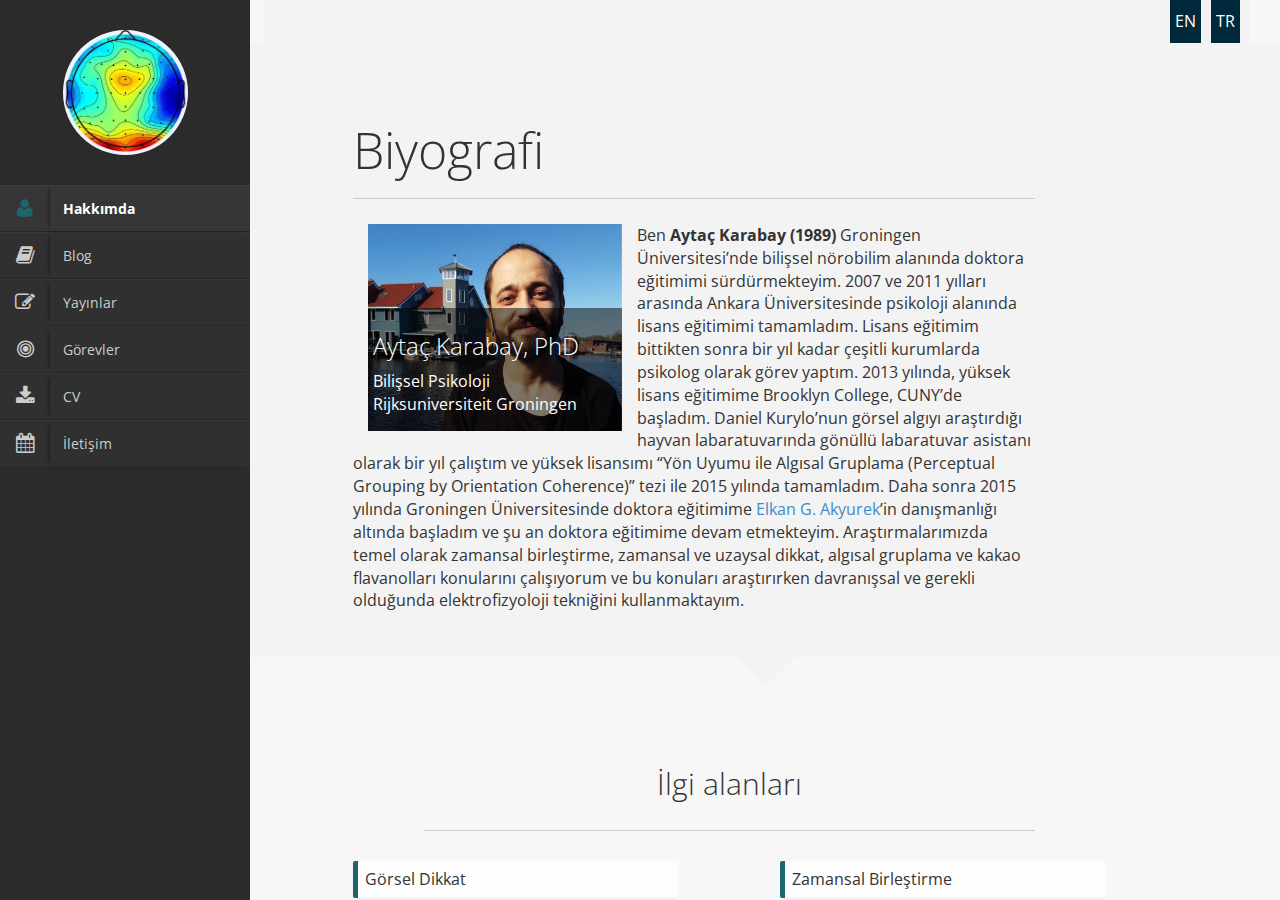
<file: indexTR2.html>
<!DOCTYPE html>
<!DOCTYPE html>
<html lang="en">
    <head>
        <title>Aytac Karabay</title>
        <meta http-equiv="Content-Type" content="text/html; charset=UTF-8">
        <meta name="author" content="owwwlab.com">
        <meta name="viewport" content="width=device-width, initial-scale=1, maximum-scale=1">
        
        <meta name="description" content="Aytac Karabay personal webpage" />
        <meta name="keywords" content="faculty profile, theme,css, html, jquery, transition, transform, 3d, css3" />

        <link rel="shortcut icon" href="favicon.ico">
		

        <!--CSS styles-->
        <link rel="stylesheet" href="css/bootstrap.css">
        <link rel="stylesheet" href="css/font-awesome.min.css">  
        <link rel="stylesheet" href="css/perfect-scrollbar-0.4.5.min.css">
        <link rel="stylesheet" href="css/magnific-popup.css">
        <link rel="stylesheet" href="css/style.css">
        <link id="theme-style" rel="stylesheet" href="css/theme-style.css">
		<link href="https://fonts.googleapis.com/css?family=Open+Sans&amp;subset=latin-ext" rel="stylesheet">
        
        <!--/CSS styles-->
        <!--Javascript files-->
        <script type="text/javascript" src="js/jquery-1.10.2.js"></script>
        <script type="text/javascript" src="js/TweenMax.min.js"></script>
        <script type="text/javascript" src="js/jquery.touchSwipe.min.js"></script>
        <script type="text/javascript" src="js/jquery.carouFredSel-6.2.1-packed.js"></script>
        
        <script type="text/javascript" src="js/modernizr.custom.63321.js"></script>
        <script type="text/javascript" src="js/jquery.dropdownit.js"></script>

        <script type="text/javascript" src="js/jquery.stellar.min.js"></script>
        <script type="text/javascript" src="js/ScrollToPlugin.min.js"></script>

        <script type="text/javascript" src="js/bootstrap.min.js"></script>

        <script type="text/javascript" src="js/jquery.mixitup.min.js"></script>

        <script type="text/javascript" src="js/masonry.min.js"></script>

        <script type="text/javascript" src="js/perfect-scrollbar-0.4.5.with-mousewheel.min.js"></script>

        <script type="text/javascript" src="js/magnific-popup.js"></script>
        <script type="text/javascript" src="js/custom.js"></script>

        <!--/Javascript files-->

    </head>
    <body>
		
        <div id="wrapper">
            <a href="#sidebar" class="mobilemenu"><i class="icon-reorder"></i></a>

            <div id="sidebar">
                <div id="main-nav">
                    <div id="nav-container">
                        <div id="profile" class="clearfix">
                            <div class="portrate hidden-xs"></div>
                            
                        </div>
                        <ul id="navigation">
                            <li>
                              <a href="#biography">
                                <div class="icon icon-user"></div>
                                <div class="text">Hakkımda</div>
                              </a>
                            </li>  
                            
                            <li>
                              <a href="#research">
                                <div class="icon icon-book"></div>
                                <div class="text">Blog</div>
                              </a>
                            </li> 
                            
                            <li>
                              <a href="#publications">
                                <div class="icon icon-edit"></div>
                                <div class="text">Yayınlar</div>
                              </a>
                            </li> 
							
							<li>
                              <a href="#experiments">
                                <div class="icon icon-bullseye"></div>
                                <div class="text">Görevler</div>
                              </a>
                            </li> 
                            <!--<li>
                              <a href="#teaching">
                                <div class="icon icon-time"></div>
                                <div class="text">Teaching</div>
                              </a>
                            </li>-->

                            <!--<li>
                              <a href="#gallery">
                                <div class="icon icon-picture"></div>
                                <div class="text">Gallery</div>
                              </a>
                            </li>-->

                            <li class="external">
                              <a target="_blank" href="#">
                                  <div class="icon icon-download-alt"></div>
                                  <div class="text"><a href="Files/download/Resume_Karabay.pdf" target="_blank">CV</a></div>
                              </a>
                            </li>
							
							<li>
                              <a href="#contact">
                                  <div class="icon icon-calendar"></div>
                                  <div class="text">İletişim</div>
                              </a>
                            </li>
                        </ul>
                    </div>        
                </div>
                
                <div class="social-icons">
                    <!--<ul>
                        <li><a href="#"><i class="icon-facebook"></i></a></li>
                        <li><a href="#"><i class="icon-twitter"></i></a></li>
                        <li><a href="#"><i class="icon-linkedin"></i></a></li>
                    </ul>-->
                </div>    
            </div>

            <div id="main">
		        <div id="biography" class="page home" data-pos="home">
							<div class="row2">
								<div id="rightlinks">
									<a href="indexTR.html">TR</a> 
									<a href="index.html">EN</a> 
								</div>	
							</div>
							   
					<!--<div class="section color-2">
                        <div class="section-container2">
                                 
                        </div>
                    </div>-->
					
                    <div class="pageheader">
                        <div class="headercontent">
                            <div class="section-container">
								
								
                                
                                <div class="row">
                                    <div class="col-sm-2 visible-sm"></div>
									<div class="clearfix visible-sm visible-xs"></div>
                                    <div class="col-sm-12 col-md-10">
										<h3 class="title">Biyografi</h3>
										<div class="col-sm-8 col-md-5">
                                        <div class="biothumb">
                                            <img alt="image" src="img/personal/personal-big.jpg" class="img-responsive">
                                            <div class="overlay">
											                                                
                                                <h3 class="">Aytaç Karabay, PhD</h3>
                                                <ul class="list-unstyled">
                                                    <li>Bilişsel Psikoloji</li>
                                                    <li>Rijksuniversiteit Groningen</li>
                                                </ul>
                                            </div> 
                                         </div>
										</div>
                                        Ben <b>Aytaç Karabay (1989)</b> Groningen Üniversitesi’nde bilişsel nörobilim alanında doktora eğitimimi sürdürmekteyim. 2007 ve 2011 yılları arasında Ankara Üniversitesinde psikoloji alanında lisans eğitimimi tamamladım. Lisans eğitimim bittikten sonra bir yıl kadar çeşitli kurumlarda psikolog olarak görev yaptım. 2013 yılında, yüksek lisans eğitimime Brooklyn College, CUNY’de başladım. Daniel Kurylo’nun görsel algıyı araştırdığı hayvan labaratuvarında gönüllü labaratuvar asistanı olarak bir yıl çalıştım ve yüksek lisansımı “Yön Uyumu ile Algısal Gruplama (Perceptual Grouping by Orientation Coherence)”  tezi ile 2015 yılında tamamladım. Daha sonra 2015 yılında Groningen Üniversitesinde doktora eğitimime  <a href="https://www.elkanakyurek.com/" target="_blank">Elkan G. Akyurek</a>’in danışmanlığı altında başladım ve şu an doktora eğitimime devam etmekteyim. Araştırmalarımızda temel olarak zamansal birleştirme, zamansal ve uzaysal dikkat, algısal gruplama ve kakao flavanolları konularını çalışıyorum ve bu konuları araştırırken davranışsal ve gerekli olduğunda elektrofizyoloji tekniğini kullanmaktayım.</div>  
										
                                </div>
                            </div>        
                        </div>
                    </div>
					
					<div class="pagecontents">
							<div class="section color-2">
							<div class="section-container">
							<div class="row">
									<div class="col-md-9 col-md-offset-1">
                                    <div class="title text-center">
                                        <h2>İlgi alanları</h2>
                                    </div>
									</div>
									<div class="col-md-5">
                                        <ul class="ul-boxed list-unstyled" data-columns="2">
                                            <li>Görsel Dikkat</li>
                                            <li>Görsel Algı</li>
                                            <li>Görsel Çalışma Belleği</li>											
                                        </ul>
									</div>
									<div class="col-md-5 col-md-offset-1">
                                        <ul class="ul-boxed list-unstyled" data-columns="2">
											<li>Zamansal Birleştirme</li>
                                            <li>Algısal Gruplama</li>
                                            <li>Kakao Flavanolları</li>
                                        </ul>
									</div>
							</div>
							</div>
							</div>
					</div>
					
                    <div class="pagecontents">
                        <div class="section color-1">
                            <div class="section-container">
                                <div class="row">
									<div class="col-md-5">
                                        <div class="title text-center">
                                            <h2>Eğitim</h2>
                                        </div>
                                        <ul class="ul-dates">
                                            <li>
                                                <div class="dates">
                                                    <span>Ph.D.</span>
                                                    <span>2020</span>
                                                </div>
                                                <div class="content">
                                                    <h4>Bilişsel Nörobilim</h4>
                                                    <p><em>University of Groningen,</em> Groningen, Hollanda</p>
                                                </div>
                                            </li>
                                            <li>
                                                <div class="dates">
                                                    <span>M.A.</span>
													<span>2015</span>
                                                </div>
                                                <div class="content">
                                                    <h4>Deneysel Psikoloji</h4>
                                                    <p><em>Brooklyn College, City University of New York,</em> NY, ABD</p>
                                                </div>
                                            </li>
                                            <li>
                                                <div class="dates">
                                                    <span>B.A.</span>
													<span>2011</span>
                                                </div>
                                                <div class="content">
                                                    <h4>Psikoloji</h4>
                                                    <p><em>Ankara Universitesi,</em> Ankara, Türkiye</p>
                                                </div>
                                            </li>
                                            
                                        </ul>
                                    </div> 
                                    <div class="col-md-5 col-md-offset-1">
                                        <div class="title text-center">
                                            <h2>Akademik Pozisyonlar</h2>
                                        </div>
                                        <ul class="ul-dates">
                                            <li>
                                                <div class="dates">
                                                    <span>2015</span>
                                                    <span>2020</span>
                                                </div>
                                                <div class="content">
                                                    <h4>Doktora</h4>
                                                    <p>Rijksuniversiteit Groningen</p>
                                                </div>
                                            </li>
                                            <li>
                                                <div class="dates">
                                                    <span>2014</span>
                                                    <span>2015</span>
                                                </div>
                                                <div class="content">
                                                    <h4>Labaratuvar Asistanı</h4>
                                                    <p><em>Animal vision lab</em>, Brooklyn College, CUNY</p>
                                                </div>
                                            </li>
                                        </ul>
                                    </div>   
                                </div>    
                            </div>
                                
                        </div>

                        <div class="section color-2">
                            <div class="section-container">
                                <div class="row">
                                    <div class="col-md-10 col-md-offset-1">
                                        <div class="title text-center">
                                            <h2>Burslar ve Ödüller </h2>
                                        </div>
                                        <ul class="timeline">
                                                    
                                            <li class="open">
                                                <div class="date">2012-2019</div>
                                                <div class="circle"></div>
                                                <div class="data">
                                                    <div class="subject">YLSY-MEB bursu</div>
                                                    <div class="text row">
                                                        <div class="col-md-2">
                                                            <img alt="image" class="thumbnail img-responsive" src="img/personal/awards100x100.png" >
                                                        </div>
                                                        <div class="col-md-10">
                                                           MEB-YLSY bursu, yurtdışında, deneysel psikoloji alanında, master ve doktora programlarını kapsar. 
                                                        </div>
                                                    </div>
                                                </div>
                                            </li>
                                         </ul>
                                    </div>
                                </div>
                            </div>
                        </div>                            
                    </div>
                </div>

                <div id="research" class="page">
					<div class="row2">
						<div id="rightlinks">
							<a href="indexTR.html">TR</a> 
							<a href="index.html">EN</a> 
						</div>	
					</div>
                    <div class="pageheader">
						<div class="headercontent">
							<div class="page-container">
								<div class="section-container">
									<h3 class="title">Blog</h3>
								</div>
								<div class="section color-2">
									<div class="section-container">
										<div class="row">
											<div class="col-md-12">
												<ul class="ul-withdetails">
													<div class="row">
                                                    <div class="col-sm-6 col-md-2">
                                                        <div class="image">
                                                            <img alt="image" src="img/blog/Psychonomics.jpeg" class="img-responsive2">
                                                        </div>
                                                    </div>
                                                    <div class="col-sm-6 col-md-9">
                                                        <div class="meta">
                                                            <h2>Psychonomics Meeting (5/2018)</h2>
                                                            <p> Uluslararasi Psychonomics Toplantısı Groningen`e yakın olan Amsterdam'da gerçekleşti. Ben de bu şansı değerlendirip konferansa emektar posterimle (Target color and contrast influences temporal attention...) katıldım. Çok iyi bir şekilde organize edilmiş olan bu konferansa katılmak çok güzel bir deneyimdi. Aynı zamanda birkaç gece Amsterdam'ın tadını çıkartmak da konferansın yanında ayrıca güzeldi.  </p>
                                                        </div>
                                                    </div>
													</div>
												</ul>
											</div>
										</div>
                                    </div>
                                </div>
								<div class="section color-1">
									<div class="section-container">
										<div class="row">
											<div class="col-md-12">
												<ul class="ul-withdetails">
											<div class="row">
                                                    <div class="col-sm-6 col-md-2">
                                                        <div class="image">
                                                            <img alt="image" src="img/blog/darkchocolate.jpg" class="img-responsive2">
                                                        </div>
                                                    </div>
                                                    <div class="col-sm-6 col-md-9">
                                                        <div class="meta">
                                                            <h2>Mindwise-Blogpost (4/2018)</h2>
                                                            <p>Kakao flavanolları hakkında yazdığımız ve Psychopharmacology dergisinde yayınladığımız makaleyi <a href="https://www.elkanakyurek.com/" target="_blank">Elkan</a> ile birlikte blogpost olarak <a href="http://mindwise-groningen.nl/" target="_blank"> Mindwise</a>’ta yayınladık. Yazının tamamına <a href="http://mindwise-groningen.nl/attention-chocolate-can-give-you-an-edge/" target="_blank"> link</a>ten ulaşabilirsiniz. Bu blogpostu hazırlarken makale hakkında açılmış olan bir <a href="https://www.reddit.com/r/Nootropics/comments/83i3kt/the_acute_effects_of_cocoa_flavanols_on_temporal/" target="_blank"> reddit post</a>una denk geldim. Makalemizin sosyal medyada pozitif bir şekilde tartışılması gerçekten güzel bir his.</p>
                                                        </div>
                                                    </div>
                                            </div>
                                       </ul>
											</div>
										</div>
                                    </div>
                                </div>
							</div>
                        </div>    
                    </div>
                </div>
               <div id="publications" class="page">
					<div class="row2">
						<div id="rightlinks">
							<a href="indexTR.html">TR</a> 
							<a href="index.html">EN</a> 
						</div>	
					</div>
                    <div class="page-container">
                        <div class="pageheader">
                            <div class="headercontent">
                                <div class="section-container">
                                    
                                    <h2 class="title">Yayınlar</h2>
                                                                        
                                </div>
                            </div>
                        </div>

                        <div class="pagecontents">
                            
                            <div class="section color-1" id="filters">
                                <div class="section-container">
                                    <div class="row">
                                        
                                        <div class="col-md-3">
                                            <h3>Filter by type:</h3>
                                        </div>
                                        <div class="col-md-6">
                                            <select id="cd-dropdown" name="cd-dropdown" class="cd-select">
                                                <option class="filter" value="all" selected>Hepsi</option>
                                                <option class="filter" value="jpaper">Makaleler</option>
                                                <option class="filter" value="cpaper">Konferans Sunumları</option>
                                                <!-- <option class="filter" value="bookchapter">Book Chapters</option>-->
                                                <option class="filter" value="book">Kitaplar</option>
                                                <!-- <option class="filter" value="report">Reports</option>
                                                <option class="filter" value="tpaper">Technical Papers</option> -->
                                            </select>
                                        </div>
                                        
                                        <div class="col-md-3" id="sort">
                                            <span>Yıla göre sırala:</span>
                                            <div class="btn-group pull-right"> 

                                                <button type="button" data-sort="data-year" data-order="desc" class="sort btn btn-default"><i class="icon-sort-by-order"></i></button>
                                                <button type="button" data-sort="data-year" data-order="asc" class="sort btn btn-default"><i class="icon-sort-by-order-alt"></i></button>
                                            </div>
                                        </div>    
                                    </div>
                                </div>
                            </div>

                            <div class="section color-2" id="pub-grid">
                                <div class="section-container">
                                    
                                    <div class="row">
                                        <div class="col-md-12">
                                            <div class="pitems">
											
												<div class="item mix jpaper" data-year="2020">
                                                    <div class="pubmain">
                                                        <div class="pubassets">
                                                            <a href="#" class="pubcollapse">
                                                                <i class="icon-expand-alt"></i>
                                                            </a>
                                                            <!-- <a href="https://www.sciencedirect.com/science/article/pii/S0001691818305043" class="tooltips" title="External link" target="_blank">
                                                                <i class="icon-external-link"></i> 
                                                            </a>
                                                            <a href="/Files/articles/TemporalIntegrationAttentionalSelection.pdf" class="tooltips" title="Download" target="_blank">
                                                                <i class="icon-cloud-download"></i>
                                                            </a>-->
															<a href="https://osf.io/2dp6e/" class="tooltips" title="Data" target="_blank">
                                                                <i class="icon-bar-chart"></i>
                                                            </a> 
													    </div>
                                                        <h4 class="pubtitle">Discriminating Global Orientation of Two Element Sets</h4>
                                                        <div class="pubauthor"><strong>Karabay, A.</strong> &  Kurylo, D. D. </div>
                                                        <div class="pubcite"><span class="label label-success">Journal Paper</span> Journal of Cognition,(2020) [in press]</div>
                                                    </div>
                                                    <div class="pubdetails">
                                                        <h4>Abstract</h4>
                                                        <p>Perceived global organization of visual patterns is based upon the aggregate contribution of constituent components. 
														Patterns constructed from multiple sources cooperate or compete for global organization. An investigation was made here 
														of interactions between two interspersed element sets on global orientation. It was hypothesized that each set would operate 
														as an integrated unit, and contribute independently to global orientation. Participants viewed a 10 x 10 array of Gabor patches,
														and indicated the predominant orientation of the array. In Experiment 1 8 all elements were rotated. Rotation up to 23° had little effect,
														whereas greater rotation produced a progressive shift on global orientation. In Experiment 2 a proportion of elements remained aligned
														while remaining elements were rotated. Embedding a proportion of aligned elements stabilized global orientation, which was dependent 
														upon the proportion of aligned elements. Specifically, with 20% alignment, global orientation was similar to rotating all elements,
														whereas 80% alignment strongly biased perception towards aligned elements. The stabilizing effect varied with rotation of the second 
														element set. Across levels of rotation, alignment effects rose to a peak then declined as element sets became orthogonal. 
														In Experiment 3, each element set was rotated independently. Independent rotation of both sets altered global orientation, 
														compressing the psychometric function for the single-element condition. Together, for interspersed element sets with explicit orientations,
														each set does not contribute independently to global orientation. Instead, element sets interact, where the contribution of one set, 
														presented at a fixed rotation and fixed proportion, varies with the change to the second set.</p>
                                                    </div>
                                                </div>
												
											<!--Books in the format below-->
												<div class="item mix book" data-year="2020">
                                                    <div class="pubmain">
                                                        <div class="pubassets">
                                                            
                                                            <a href="#" class="pubcollapse">
                                                                <i class="icon-expand-alt"></i>
                                                            </a>
															<a href="/Files/articles/FromStimulustoRepresentation_PhDthesis_book.pdf" class="tooltips" title="Download" target="_blank">
                                                                <i class="icon-cloud-download"></i>
                                                            </a>
                                                            
                                                        </div>

                                                        <h4 class="pubtitle">
                                                            From stimulus to tepresentation: Target identification in rapid serial visual presentation
                                                        </h4>
                                                        <div class="pubauthor"> <strong>Karabay, A.</strong></div>
                                                        <div class="pubcite">
                                                            <span class="label label-primary">PhD thesis</span> (2020)
                                                        </div>
                                                        
                                                    </div>
                                                    <div class="pubdetails">
                                                        <img alt="image" src="img/pubs/PhDthesis.png" align="left"  style="padding:0 30px 30px 0;">
                                                        <h4>From stimulus to tepresentation: Target identification in rapid serial visual presentation</h4>
														<p>This dissertation investigated the relationship between target identification and temporal integration with three studies. Rapid serial visual presentation tasks were used to investigate empirical questions, where two targets are embedded in a set of distracters, and the task is to identify targets. Temporal integration is a phenomenon that temporally separated targets fall into the same perceptual episode. The first study investigated whether a change in low-level stimulus features (color/contrast) influences temporal attention and integration. The results showed that a categorical change of target color decreases the competition between targets resulting in better target identification and more frequent integrations. Besides, the study confirmed the literature that high contrast stimuli mask low contrast stimuli if their temporal proximity is close. The second study investigated if Gestalt properties influence the temporal binding of targets and target identification. In addition to studies that show parts of objects are grouped in space, the second study showed that if temporally separated targets form a figure, their integrated percepts and identifications are facilitated. Lastly, how a change in mental state with consumption of cocoa flavanols, which increases blood flow in brain arteries, influences target identification and integrations were investigated. There was no effect of cocoa flavanols on temporal attention and integration. In addition, the study showed that cocoa flavanols improve the efficiency of visual search. In sum, target identification and integration are both influenced by exogenous stimuli properties and by flavanol-induced changes in mental state, and often also in a similar direction.</p>
                                                    </div>
                                                </div>
												
											
											<!--Articles in the format below-->
												<div class="item mix jpaper" data-year="2019">
                                                    <div class="pubmain">
                                                        <div class="pubassets">
                                                            <a href="#" class="pubcollapse">
                                                                <i class="icon-expand-alt"></i>
                                                            </a>
                                                            <a href="https://www.sciencedirect.com/science/article/pii/S0001691818305043" class="tooltips" title="External link" target="_blank">
                                                                <i class="icon-external-link"></i>
                                                            </a>
                                                            <a href="https://psyarxiv.com/ehzuj/download" class="tooltips" title="Download" target="_blank">
                                                                <i class="icon-cloud-download"></i>
                                                            </a>
															<a href="https://osf.io/rwkx8/" class="tooltips" title="Data" target="_blank">
                                                                <i class="icon-bar-chart"></i>
                                                            </a> 
													    </div>
                                                        <h4 class="pubtitle">Temporal integration and attentional selection of color and contrast target pairs in rapid serial visual presentation</h4>
                                                        <div class="pubauthor"><strong>Karabay, A.</strong> &  Akyürek, E.G. </div>
                                                        <div class="pubcite"><span class="label label-success">Journal Paper</span> Acta Psychologica, Volume 196, pp 56-69 (2019)</div>
                                                    </div>
                                                    <div class="pubdetails">
                                                        <h4>Abstract</h4>
                                                        <p>Performance in a dual target rapid serial visual presentation task was investigated, dependent on whether the
color or the contrast of the targets was the same or different. Both identification accuracy on the second target,
as a measure of temporal attention, and the frequency of temporal integration were measured. When targets had
a different color (red or blue), overall identification accuracy of the second target and identification accuracy of
the second target at Lag 1 were both higher than when targets had the same color. At the same time, increased
temporal integration of the targets at Lag 1 was observed in the different color condition, even though actual
(non-integrated) single targets never consisted of multiple colors. When the color pairs were made more similar,
so that they all fell within the range of a single nominal hue (blue), these effects were not observed. Different
findings were obtained when contrast was manipulated. Identification accuracy of the second target was higher
in the same contrast condition than in the different contrast condition. Higher identification accuracy of both
targets was furthermore observed when they were presented with high contrast, while target contrast did not
influence temporal integration at all. Temporal attention and integration were thus influenced differently by target
contrast pairing than by (categorical) color pairing. Categorically different color pairs, or more generally,
categorical feature pairs, may thus afford a reduction in temporal competition between successive targets that
eventually enhances attention and integration.</p>
                                                    </div>
                                                </div>
												<div class="item mix jpaper" data-year="2018">
                                                    <div class="pubmain">
                                                        <div class="pubassets">
                                                            <a href="#" class="pubcollapse">
                                                                <i class="icon-expand-alt"></i>
                                                            </a>
                                                            <a href="https://link.springer.com/article/10.1007/s00213-018-4861-4" class="tooltips" title="link" target="_blank">
                                                                <i class="icon-external-link"></i>
                                                            </a>
                                                            <a href="https://link.springer.com/content/pdf/10.1007%2Fs00213-018-4861-4.pdf" class="tooltips" title="indir" target="_blank">
                                                                <i class="icon-cloud-download"></i>
                                                            </a>
															<a href="Files/Data/CocoaFlavanolsAttention.zip" class="tooltips" title="veri" target="_blank">
                                                                <i class="icon-bar-chart"></i>
                                                            </a> 
															<a href="Files/Tasks/CocoaFlavanolsAttention.7z" class="tooltips" title="deney" target="_blank">
                                                                <i class="icon-cogs"></i>
                                                            </a> 
													    </div>
                                                        <h4 class="pubtitle">The acute effects of cocoa flavanols on temporal and spatial attention</h4>
                                                        <div class="pubauthor"><strong>Karabay, A.</strong>, Saija, J., Field, D., &  Akyürek, E.G. </div>
                                                        <div class="pubcite"><span class="label label-success">Journal Paper</span> Psychopharmacology, Volume 235, Issue 5, pp 1497–1511 (2018)</div>
                                                    </div>
                                                    <div class="pubdetails">
                                                        <h4>Abstract</h4>
                                                        <p>In this study, we investigated how the acute physiological effects of cocoa flavanols might result in specific cognitive changes, in particular in temporal and spatial attention. To this end, we pre registered and implemented a randomized, double-blind, placeboand baseline-controlled crossover design. A sample of 48 university students participated in the study and each of them completed the experimental tasks in four conditions (baseline, placebo, low dose, and high-dose flavanol), administered in separate sessions with a 1-week washout interval. A rapid serial visual presentation task was used to test flavanol effects on temporal attention and integration, and a visual search task was similarly employed to investigate spatial attention. Results indicated that cocoa flavanols improved visual search efficiency, reflected by reduced reaction time. However, cocoa flavanols did not facilitate temporal attention nor integration, suggesting that flavanols may affect some aspects of attention, but not others. Potential underlying mechanisms are discussed.</p>
                                                    </div>
                                                </div>
											
											
                                                <div class="item mix jpaper" data-year="2017">
                                                    <div class="pubmain">
                                                        <div class="pubassets">
                                                            
                                                            <a href="#" class="pubcollapse">
                                                                <i class="icon-expand-alt"></i>
                                                            </a>
                                                            <a href="https://link.springer.com/article/10.3758%2Fs13414-017-1333-6" class="tooltips" title="link" target="_blank">
                                                                <i class="icon-external-link"></i>
                                                            </a>
                                                            <a href="https://rd.springer.com/content/pdf/10.3758%2Fs13414-017-1333-6.pdf" class="tooltips" title="indir" target="_blank">
                                                                <i class="icon-cloud-download"></i>
                                                            </a>
                                                        </div>
                                                        <h4 class="pubtitle">The effects of Kanizsa contours on temporal integration and attention in rapid serial visual presentation</h4>
                                                        <div class="pubauthor"><strong>Karabay, A.</strong> &   Akyürek, E.G. </div>
                                                        <div class="pubcite"><span class="label label-success">Journal Paper</span> Attention, Perception, & Psychophysics, Volume 79, Issue 6, pp 1742–1754 (2017)</div>
                                                    </div>
                                                    <div class="pubdetails">
                                                        <h4>Abstract</h4>
                                                        <p>Performance in rapid serial visual presentation tasks has been shown to depend on the temporal integration of target stimuli when they are presented in direct succession. Temporal target integration produces a single, combined representation of visually compatible stimuli, which is comparatively easy to identify. It is currently unknown to what extent target compatibility affects this perceptual behavior, because it has not been studied systematically to date. In the present study, the effects of compatibility on temporal integration and attention were investigated by manipulating the Gestalt properties of target features. Of particular interest were configurations in which a global illusory shape was formed when all stimulus features were present; a Kanizsa stimulus, which was expected to have a unifying effect on the perception of the successive targets. The results showed that although the presence of a Kanizsa shape can indeed enhance temporal integration, this also was observed for other good Gestalts, such as due to common fate and closure. Identification accuracy seemed to vary, possibly as a result of masking strength, but this did not seem associated with attentional processing per se. Implications for theories of Gestalt processing and temporal integration are discussed.</p>
                                                    </div>
                                                </div>
												
												
										        <!--Book Chapter-->
												
												
												<div class="item mix book" data-year="2020">
                                                    <div class="pubmain">
                                                        <div class="pubassets">
                                                            
                                                            <a href="#" class="pubcollapse">
                                                                <i class="icon-expand-alt"></i>
                                                            </a>
                                                            <a href="https://www.pegem.net/kitabevi/440051-Herkes-Icin-Istatistiksel-Programlama-ve-Analiz-kitabi.aspx" class="tooltips" title="link" target="_blank">
                                                                <i class="icon-external-link"></i>
                                                            </a>
                                                            
                                                        </div>

                                                        <h4 class="pubtitle">
                                                            Herkes icin istatistiksel programlama ve analiz (Introduction to R)
                                                        </h4>
                                                        <div class="pubauthor">Richard Cotton, <i>translated to Turkish by</i> Sünbül, Ö., Sünbül, S.Ö., & <strong>Karabay, A.</strong></div>
                                                        <div class="pubcite">
                                                            <span class="label label-primary">Book translation</span> Pegem Academy Press, İstanbul, Turkey (2020)
                                                        </div>
                                                        
                                                    </div>
                                                    <div class="pubdetails">
                                                        <img alt="image" src="img/pubs/Rbook.png" align="left"  style="padding:0 30px 30px 0;">
                                                        <h4>Herkes icin istatistiksel programlama ve analiz</h4>
														<p>R istatistiksel programlama ve analiz için geliştirilmiş olan güçlü bir programlama dilidir. Yurtdışında yaygın olarak kullanılmakta ve birçok üniversitede lisansüstü ders olarak okutulmaktadır.  Bu programlama dili açık kaynak kodlu olduğundan dolayı programa rahatlıkla ulaşılabilmektedir ve program ücretsiz olarak kullanılabilmektedir. R istatistiksel analize ihtiyaç duyulan hemen hemen bütün bilim alanlarında (sosyal, sağlık, fen, ekonomi vb.) kullanılabilmektedir. R, çok geniş bir kütüphaneye sahiptir ve bu kütüphane gün geçtikçe artan bir ivmeyle gelişmeye devam etmektedir. R'ın yakın bir gelecekte popüler istatistiksel programların yerini alacağı düşünülmektedir. Kitabın içeriği basitten karmaşığa doğru olacak şekilde adım adım  kurgulanmıştır. Herhangi bir programlama dili deneyimine sahip olmayan bireylerin dahi rahatlıkla istatistiksel programlama ve analiz yapmasına olanak sağlamaktadır.</p>
                                                    </div>
                                                </div>
												
												
												<!--Conference contributions in the format below-->
																								<div class="item mix cpaper" data-year="2019">
													<div class="pubmain">
													<div class="pubassets">
                                                            <a href="#" class="pubcollapse">
                                                                <i class="icon-expand-alt"></i>
                                                            </a>
                                                    </div>
														<h4 class="pubtitle">The Attentional Blink: Binary Or Gradual?</h4>
                                                        <div class="pubauthor"><strong>Karabay, A.</strong>, Wang, J., Martens, S., & Akyürek, E. G. </div>
                                                        <div class="pubcite"><span class="label label-warning">Oral Presentation</span>21st Conference of the European Society for Cognitive Psychology (ESCoP) in Tenerife, Spain. (2019)</div>
													</div>
													<div class="pubdetails">
                                                        <h4>Abstract</h4>
                                                        <p>Identification of the second of two targets (T2) is difficult
when it follows the first one within 200-500 milliseconds.
This so-called attentional blink (AB) may reflect that a
missed T2 fails to reach post-perceptual processing. Alternatively,
T2 may still reach working memory partially, or in
a degraded fashion. To arbitrate between these possibilities,
we applied mixture modeling to continuous target features
(e.g., orientation). If T2 does not reach post-perceptual
processing, responses should be random guesses, that
is, uncorrelated with the target. If the T2 representation is
only degraded, then errors should cluster around the target
with a certain precision. We observed notable differences
in AB tasks that are spatially variable and those that
are not. In non-spatial tasks, T2 identification was binary;
it either did or did not reach post-perceptual processing. In
spatial tasks, however, T2 identification was graded, suggesting
it was represented in working memory, but with
decreased precision.</p>
                                                    </div>
												</div>	
												
												<div class="item mix cpaper" data-year="2019">
													<div class="pubmain">
													<div class="pubassets">
                                                            <a href="#" class="pubcollapse">
                                                                <i class="icon-expand-alt"></i>
                                                            </a>
                                                    </div>
														<h4 class="pubtitle">Decoding Sensory and Abstract Information From Activity Silent Brain States </h4>
                                                        <div class="pubauthor">Kandemir, G.,  <strong>Karabay, A.</strong>, & Akyürek, E. G.</div>
                                                        <div class="pubcite"><span class="label label-warning">Oral Presentation</span>21st Conference of the European Society for Cognitive Psychology (ESCoP) in Tenerife, Spain. (2019)</div>
													</div>
													<div class="pubdetails">
                                                        <h4>Abstract</h4>
                                                        <p>Distributed Working Memory (WM) models attribute different
levels of WM representations to different regions of
the brain. One highly debated factor is whether the information
represented in different levels is retained via similar
mechanisms. Recently it was shown that sensory information
was maintained in activity-silent form and that the
state of the network could be revealed following a perturbation
by the presentation of a non-informative signal (impulse
signal). We applied the same perturbation technique
to representations in visual WM, which either corresponded
to directly presented orientation gratings, or to
stimuli that were recoded following abstract task rules that
consisted of rotation instructions. The decoding of EEG recordings
revealed that abstract task rules were also retained
in activity-silent form and that the impulse signal
boosted decoding accuracy during the activity-silent WM
maintenance phase. Furthermore, the imagined orientations
that were the product of the rotation task were also
decodable from impulse-driven activity.</p>
                                                    </div>
												</div>	
												<div class="item mix cpaper" data-year="2019">
													<div class="pubmain">
													<div class="pubassets">
                                                            <a href="#" class="pubcollapse">
                                                                <i class="icon-expand-alt"></i>
                                                            </a>
                                                    </div>
													<!--<div class="pubassets">
                                                            <a href="#" class="pubcollapse">
                                                                <i class="icon-expand-alt"></i>
                                                            </a>
                                                    </div>-->
														<h4 class="pubtitle">The Acute Effects Of Cocoa Flavanols On Visual Working Memory </h4>
                                                        <div class="pubauthor">Altınok, A., <strong>Karabay, A.</strong>, & Akyürek, E.G. </div>
                                                        <div class="pubcite"><span class="label label-warning">Poster</span>21st Conference of the European Society for Cognitive Psychology (ESCoP) in Tenerife, Spain. (2019)</div>
													</div>
													<div class="pubdetails">
                                                        <h4>Abstract</h4>
                                                        <p>Consumption of cocoa flavanols may have beneficial physiological
effects on the brain due to their ability to activate
nitric oxide synthesis. Nitric oxide mediates vasodilation,
increasing cerebral blood flow, and can also act as a neurotransmitter.
However, the cognitive consequences of cocoa
flavanols remain underspecified. The aim of this study
was to examine whether cocoa flavanols influence visual
working memory (WM). We conducted two randomised,
within-subjects, placebo controlled, double-blind experiments
on normal healthy adult volunteers (N=48 and
N=36, gender-balanced). In the first experiment, we measured
passive maintenance of grating orientations in WM,
whereas in the second experiment we measured active updating
of WM (rotation). Precision and guess rates were
analysed with MemToolBox. The results suggested that
passive maintenance in visual WM is not enhanced by cocoa
flavanols, possibly because it relies on activity-silent
(synaptic) mechanisms. By contrast, preliminary results indicate
that active updating of WM is affected by cocoa flavanols.</p>
                                                    </div>
												</div>	
												<div class="item mix cpaper" data-year="2019">
													<div class="pubmain">
													<!--<div class="pubassets">
                                                            <a href="#" class="pubcollapse">
                                                                <i class="icon-expand-alt"></i>
                                                            </a>
                                                    </div>-->
														<h4 class="pubtitle">Decoding Visual Working Memory Before and After Mental Operations </h4>
                                                        <div class="pubauthor">Kandemir, G. <strong>Karabay, A.</strong>, &  Akyürek, E.G. </div>
                                                        <div class="pubcite"><span class="label label-warning">Poster</span>BCN Winter Meeting at the University of Twente in Twente, Netherlands.(2019)</div>
													</div>
												</div>	
												
												<div class="item mix cpaper" data-year="2018">
													<div class="pubmain">
													
														<h4 class="pubtitle">The Acute Effects of Cocoa Flavanols on Temporal and Spatial Attention </h4>
                                                        <div class="pubauthor"><strong>Karabay, A.</strong>, Saija J., David F., &  Akyürek, E.G. </div>
                                                        <div class="pubcite"><span class="label label-warning">Oral Presentation</span>winter conference 2017 of De Nederlandse Vereniging voor Psychonomie in Egmond, Netherlands. (2017)</div>
													</div>
												</div>	
												
												
												<div class="item mix cpaper" data-year="2018">
													<div class="pubmain">
													<div class="pubassets">
                                                            
                                                            <a href="#" class="pubcollapse">
                                                                <i class="icon-expand-alt"></i>
                                                            </a>
                                                            
                                                    </div>
														<h4 class="pubtitle">Target Color and Contrast Influences Temporal Attention in Rapid Serial Visual Presentations </h4>
                                                        <div class="pubauthor"><strong>Karabay, A.</strong>&  Akyürek, E.G. </div>
                                                        <div class="pubcite"><span class="label label-warning">Poster</span>20th Conference of the European Society for Cognitive Psychology (ESCoP) in Potsdam, Germany. & 40th European Conference on Visual Perception (ECVP) in Berlin, Germany. (2017) & Psychonomics International Meeting in Amsterdam. (2018) </div>
													</div>
													<div class="pubdetails">
                                                        <h4>Abstract</h4>
                                                        <p>Attentional blink (AB) is a phenomenon that identifying the second target (T2) stimulus is restricted when it follows the first target (T1) with a short interval (200-500 ms). Various factors modulate AB; in this study, we investigated how target (I) colors and (II) contrast influence temporal attention. Attentional blink/temporal integration task was adapted to study in order to test how different color/contrast pairs influence T2| T1 accuracy and temporal integration. There were two color/contrast conditions: single color/contrast (T1 and T2 colors/contrast matched), mixed color/contrast (T1 and T2 were different colors/contrast). (I) It is found that T2| T1 accuracy were higher in single color condition. Further color specific analysis showed that T1 and T2 accuracy was high when target color was red and T2| T1 identification was greater when T2 color was red. Moreover, greater integration was observed in mixed color condition. It is a surprising finding since targets did not contain multiple colors in any trials. (II) There was no difference between single and mixed contrast condition on T2| T1 accuracy and temporal integration. Greater T1 and T2 accuracy was observed when targets were in high contrast condition. Better T2| T1 identification was observed in the high contrast T2 condition. On the contrary, integration was affected by T2 contrast, and more integration was observed when T2 contrast was low. In conclusion, (I) temporal attention was influenced by target color-pair conditions; however (II) contrast condition does not influence temporal attention in the same way color-pairs does.</p>
                                                    </div>
												</div>	
												
												
												<div class="item mix cpaper" data-year="2017">
													<div class="pubmain">
													
														<h4 class="pubtitle">Kanizsa Effects on Temporal Integration and Attention </h4>
                                                        <div class="pubauthor"><strong>Karabay, A.</strong>&  Akyürek, E.G. </div>
                                                        <div class="pubcite"><span class="label label-warning">Poster</span>Heymans symposium at the Rijksuniversiteit Groningen in Groningen, Netherlands. (2017)</div>
													</div>
												</div>	
												
												
												<div class="item mix cpaper" data-year="2015">
													<div class="pubmain">
													<div class="pubassets">
                                                            <a href="#" class="pubcollapse">
                                                                <i class="icon-expand-alt"></i>
                                                            </a>    
													</div>
														<h4 class="pubtitle">Perceptual Grouping by Orientation Coherence </h4>
                                                        <div class="pubauthor"><strong>Karabay, A.</strong>& Kurylo, D.</div>
                                                        <div class="pubcite"><span class="label label-warning">Poster</span>Science Day, Brooklyn College in NY, the US. (2015)</div>
													</div>
													<div class="pubdetails">
                                                        <h4>Abstract</h4>
                                                        <p>Perceptual grouping allows the unification of elements within complex visual scenes. Perceptual grouping can be based upon several relationships among stimulus elements, including common orientation. Grouping can be disrupted by introducing noise elements, which disengage binding among target elements. We investigated parameters that limit grouping by interferencefrom noise. Specifically, we determined (1) the level of deviation of noise elements and (2) proportion of noise-target elements required to break perceptual grouping.It was hypothesized that 45° deviation of noise elements is required before disruption is apparent, since 45°borders the level of rotation oriented towards an opposing grouping pattern. It was further hypothesized that stimuli exceeding 50% noise elements will disrupt perceptual grouping, since the dominant grouping pattern will be carried by noise elements. In order to test these hypotheses, we measured visual discrimination of visual patterns. Four subjects indicated the dominant grouping pattern (horizontal or vertical) of an array of Gabor patches (oriented gratings). Measurements were made at five levels of orientation coherence and six levels deviation of noise elements. Backward masking was used to limit processing time of the stimulus.Results showed that perceptual grouping decreased significantly (from 95% to 67%) in the 45° of deviation condition. With 60% noise elements,discrimination was reduced to chance (52%). These results indicate that noise serves to reverse perceived grouping when presented at magnitudes or proportions that dominate constituents of stimulus patterns.</p>
                                                    </div>
												</div>	
												
												
												<div class="item mix cpaper" data-year="2012">
													
													<div class="pubmain">
													<div class="pubassets">
                                                            <a href="#" class="pubcollapse">
                                                                <i class="icon-expand-alt"></i>
                                                            </a>    
													</div>
														<h4 class="pubtitle">Istemli & Istemsiz Otobiyografik Anilarda Yasa Bagli Degisimler (Variations of Voluntary and Involuntary Autobiographical Memories Depending on Age) </h4>
                                                        <div class="pubauthor">Er N.,<strong>Karabay, A.</strong>, Kaynar G., Uysal M. M., &  Boyraz F. U.</div>
                                                        <div class="pubcite"><span class="label label-warning">Oral Presentation</span>17th National Psychology Congress in Istanbul, Turkey. (2012)</div>
                                                    </div>
													<div class="pubdetails">
                                                        <h4>Abstract</h4>
                                                        <p>Otobiyografik bellek, kişinin geçmiş yaşam olaylarına ve yaşantılarına ait belleğidir. Otobiyografik anıların niteliksel özelliklerini ortaya çıkarmaya yönelik yapılan çalışmalara bakıldığında; farklı bazı çalışma yöntemleri olduğunu görmekteyiz. En yaygın kullanılan çalışma yöntemlerinin başında, kişiye bir ipucunun verildiği ve bu ipucu doğrultusunda kişinin istemli olarak bir anısına gittiği çalışmalar gelmektedir. Oysa günlük yaşamımızda, hatırlamak için özel bir çaba sarf etmediğimiz birçok otobiyografik anının da zihnimize çıktığı bilinmektedir. Hatırlamak için özel bir çaba göstermediğimiz istemsiz anıların istemli anılardan farklı özellikler taşıdığına ilişkin ilk bilgiler Ebbinghaus’a dayanmaktadır. Ancak Berntsen (1998)’in de ifade ettiği gibi, bu ayrım otobiyografik bellek araştırmalarında sık sık göz ardı edilmiştir. Buna neden olarak gösterilen açıklamalardan biri; istemsiz anıların, günlük yaşamda iyi bilinen bir fenomen olarak görünmesine karşın araştırılması oldukça zor bir kavram olmasıdır. İstemsiz otobiyografik anılar konusundaki ilk sistematik bulgular, Bernsten (1996b)’in günlük çalışmalarından gelmektedir. İstemsiz anılar konusunda yapılan çalışmalara bakıldığında, en yaygın kullanılan yöntemin, gün içinde zihne çıkan istemsiz anıların kaydedilmesi olduğu görülmektedir. Anıların belirli bir süre boyunca, günlük olarak kaydedilmesi süreklilik gerektiren bir yöntem olması nedeniyle uygulaması oldukça güç olan bir araştırma yöntemidir. İstemsiz anılar için alternatif olarak kullanılan yeni araştırma yöntemlerinden biri de bilgisayar uygulamalarıdır. Bu uygulamalarda, katılımcıdan bilgisayar başında yapmakta olduğu bir işe odaklanması istenmektedir. Genelde rutin ve basit olarak seçilen bu görevler sırasında, katılımcının zihninin görev dışındaki bazı düşünce ve anılara kayması beklenmektedir. Bu sırada kişilerin akıllarına gelen anıların, istemsiz olarak zihne çıkan anılar olacağı düşünülmektedir. İstemi anılar için yürütülen bilgisayar görevinde ise katılımcılara bir hedef gösterilmekte ve kendisine verilen hedefler doğrultusunda, istemli anılara gitmeleri istenmektedir.</p>
														<p>Böylelikle bu çalışmada istemli ve istemsiz otobiyografik anı özelliklerinin, son yıllarda daha sıkça kullanılmaya başlanan (Schlagman ve Kvavilashvili, 2008) “bilgisayar uygulaması yöntemi” ile araştırılması hedeflenmektedir. Bu doğrultuda iki aşamalı bir süreç izlenmektedir. Öncelikle katılımcılar bilgisayar ortamında hazırlanmış iki farklı ara faaliyet görevi ile karşılaşmaktadırlar. Bu aşamada verilen yönergede katılımcıya ‘yapacağı türden görevler sırasında zaman zaman dikkatinin dağılabileceği ve aklına farklı düşünceler ya da anılar gelebileceği’ ifade edilmektedir. Temelde şekil ve renklerin eşleştirilmesine dayanan bu görevler sırasında katılımcının aklına bir anısının gelmesi durumunda, bilgisayar ortamındaki görevi durdurarak aklına gelen anıyı not etmesi belirtilmektedir. Katılımcının bilgisayar ortamındaki bu ilk aşamayı tamamlaması ile birlikte, ikinci aşama olan istemli anı aşamasına geçilmektedir. Aynı şekilde istemli anı uygulamasında da katılımcılara üç farklı kategoride bulunan 18 kelime bilgisayar ekranından gösterilmektedir. İlişkiler kategorisi, yaşantı kategorisi ve duygu kategorisi olmak üzere üç temel kategorinin her birinde 6 kelime bulunmaktadır. Katılımcılardan, bu üç ilişki kategorisini temsil eden birer kelime seçerek, toplam 3 istemli anı aktarmaları istenmektedir. Böylelikle uygulama sonunda her katılımcıdan en az 3 istemli ve 1 istemsiz anı elde edilmektedir. Araştırmada kullanılan kelimelerin seçiminde kelime frekansı bilgisi ve literatürde yapılan benzer çalışmalar temel alınmıştır.  Çalışmada farklı yaş gruplarından 175 katılımcıya ulaşılmış, uygulamasında eksikler bulunan katılımcıların verileri dışarıda tutularak farklı yaş gruplarından gelen toplam 154 kişinin verisi analizlere dahil edilmiştir. Elde edilen bulgular ilgili literatür temelinde tartışılmıştır.</p>
                                                    </div>
                                                </div>
											
												<div class="item mix cpaper" data-year="2012">
													<div class="pubmain">
														<h4 class="pubtitle">Autobiography Of Aging Mind: Age Related Effects On Voluntary And Involuntary Autobiographical Memories </h4>
                                                        <div class="pubauthor">Er N.,<strong>Karabay, A.</strong>, Kaynar G., Uysal M. M., &  Boyraz F. U.</div>
                                                        <div class="pubcite"><span class="label label-warning">Poster</span>IX International Cognitive Neuroscience Meeting in Istanbul, Turkey. (2012) </div>
                                                    </div>
                                                </div>
											
											
												<div class="item mix cpaper" data-year="2009">
													<div class="pubmain">
													<div class="pubassets">
                                                            <a href="#" class="pubcollapse">
                                                                <i class="icon-expand-alt"></i>
                                                            </a>    
                                                    </div>
														<h4 class="pubtitle">Engellenme Karsisinda Verilen Tepkiler Ile Kisilik Tiplerinin Ve Yukleme Cesitlerinin Iliskisi (The Relationship between Frustration Responses, Personality Types and Attribution) </h4>
                                                        <div class="pubauthor"><strong>Karabay, A.</strong>&  Cakmak, M.A.</div>
                                                        <div class="pubcite"><span class="label label-warning">Oral Presentation</span>14. Ulusal Psikoloji Ogrencileri Kongresi (14th Conference of National Psychology Students) in Istanbul, Turkey. (2009)</div>    
                                                    </div>
                                                    <div class="pubdetails">
                                                        <h4>Abstract</h4>
                                                        <p>Bu araştırmada, A ve B tipi bireylerin öfke düzeylerinin karşılaştırılması ve A ve B tipi kişilerin ne yönde atıfta bulunduklarının tespit edilmesi amaçlanmaktadır.Yöntem: Araştırmaya Ankara’daki çeşitli üniversitelerinin değişik bölüm ve sınıflarında öğrenim gören 126 öğrenci katılmıştır. Araştırmada veri toplama araçları olarak Çok Boyutlu Öfke Ölçeği, Yükleme Biçimi Ölçeği ve A Tipi Kişilik Ölçeği kullanılmıştır.Bulgular: Öfke ve atıf puanlarının A Tipi kişilikle olumlu yönde ilişkili olduğu tespit edilmiştir. Bireyler A Tipi kişilik yoğunluğuna göre değerlendirildiğinde ise, genel örneklemden farklı olarak A Tiplerinin öfke ve atıf puanlarını yordadığı görülmüştür. Kişilerin sahip oldukları hedeflerle öfke düzeyleri arasında ilişkiye rastlanmamıştır.Sonuç: Bireyin sahip olduğu kişilik özellikleri, engellenme karşısında ne yönde atıflarda bulunacakları ve öfke düzeyleri ile ilişkilidir. A tipi kişiler engellenme karşısında içsel atıflarda bulunma eğiliminde iken, B tipi kişiler aynı durumlarda dışsal atıfta bulunma eğilimindedirler. </p>
                                                    </div>
                                                </div>
												


                                            </div>
                                        </div>
                                    </div>

                                </div>
                            </div>

                        </div>
                    </div>
                </div>


                <!--<div id="teaching" class="page">
                    <div class="pageheader">
                        <div class="headercontent">
                            <div class="section-container">
                                
                                <h2 class="title">Teaching</h2>
                                
                                <div class="row">
                                    <div class="col-md-12">
                                        <p>I like to teach, </p>                                                   
                                    </div>
                                </div>
                            </div>
                        </div>
                    </div>
                    <div class="pagecontents">
                        <div class="section color-1">
                            <div class="section-container">
                                <div class="row">
                                    <div class="title text-center">
                                        <h3>Currrent Teaching</h3>
                                    </div>
                                    <ul class="ul-dates">
                                        <li>
                                            <div class="dates">
                                                <span>Present</span>
                                                <span>2017</span>
                                            </div>
                                            <div class="content">
                                                <h4>Honors Research Practicum</h4>
                                                <p>In this course, I and three honors student of the psychology (BA) students do a research project. The aim of the study is to show students how to do a research step by step. </p>
                                            </div>
                                        </li>
                                        <li>
                                            <div class="dates">
                                                <span>Present</span>
                                                <span>2003</span>
                                            </div>
                                            <div class="content">
                                                <h4>SELC 8160 Molar Endodontic Selective</h4>
                                                <p>Lorem ipsum dolor sit amet, consectetur adipiscing elit. Sed ultrices ac elit sit amet porttitor. Suspendisse congue, erat vulputate pharetra mollis, est eros fermentum nibh, vitae rhoncus est arcu vitae elit.</p>
                                            </div>
                                        </li>
                                        <li>
                                            <div class="dates">
                                                <span>Present</span>
                                                <span>2010</span>
                                            </div>
                                            <div class="content">
                                                <h4>Endodontics Postdoctoral AEGD Program</h4>
                                                <p>Lorem ipsum dolor sit amet, consectetur adipiscing elit. Sed ultrices ac elit sit amet porttitor. Suspendisse congue, erat vulputate pharetra mollis, est eros fermentum nibh, vitae rhoncus est arcu vitae elit.</p>
                                            </div>
                                        </li>
                                    </ul>
                                </div>
                            </div>
                        </div>
                        <div class="section color-2">
                            <div class="section-container">
                                <div class="row">
                                    <div class="title text-center">
                                        <h3>Teaching History</h3>
                                    </div>
                                    <ul class="ul-dates-gray">
                                        <li>
                                            <div class="dates">
                                                <span>1997</span>
                                                <span>1995</span>
                                            </div>
                                            <div class="content">
                                                <h4>Preclinical Endodnotics</h4>
                                                <p>Lorem ipsum dolor sit amet, consectetur adipiscing elit. Sed ultrices ac elit sit amet porttitor. Suspendisse congue, erat vulputate pharetra mollis, est eros fermentum nibh, vitae rhoncus est arcu vitae elit.</p>
                                            </div>
                                        </li>
                                        <li>
                                            <div class="dates">
                                                <span>2005</span>
                                                <span>2003</span>
                                            </div>
                                            <div class="content">
                                                <h4>SELC 8160 Molar Endodontic Selective</h4>
                                                <p>Lorem ipsum dolor sit amet, consectetur adipiscing elit. Sed ultrices ac elit sit amet porttitor. Suspendisse congue, erat vulputate pharetra mollis, est eros fermentum nibh, vitae rhoncus est arcu vitae elit.</p>
                                            </div>
                                        </li>
                                        <li>
                                            <div class="dates">
                                                <span>2011</span>
                                                <span>2010</span>
                                            </div>
                                            <div class="content">
                                                <h4>Endodontics Postdoctoral AEGD Program</h4>
                                                <p>Lorem ipsum dolor sit amet, consectetur adipiscing elit. Sed ultrices ac elit sit amet porttitor. Suspendisse congue, erat vulputate pharetra mollis, est eros fermentum nibh, vitae rhoncus est arcu vitae elit.</p>
                                            </div>
                                        </li>
                                        <li>
                                            <div class="dates">
                                                <span>2011</span>
                                                <span>2010</span>
                                            </div>
                                            <div class="content">
                                                <h4>Endodontics Postdoctoral AEGD Program</h4>
                                                <p>Lorem ipsum dolor sit amet, consectetur adipiscing elit. Sed ultrices ac elit sit amet porttitor. Suspendisse congue, erat vulputate pharetra mollis, est eros fermentum nibh, vitae rhoncus est arcu vitae elit.</p>
                                            </div>
                                        </li>
                                        <li>
                                            <div class="dates">
                                                <span>2011</span>
                                                <span>2010</span>
                                            </div>
                                            <div class="content">
                                                <h4>Endodontics Postdoctoral AEGD Program</h4>
                                                <p>Lorem ipsum dolor sit amet, consectetur adipiscing elit. Sed ultrices ac elit sit amet porttitor. Suspendisse congue, erat vulputate pharetra mollis, est eros fermentum nibh, vitae rhoncus est arcu vitae elit.</p>
                                            </div>
                                        </li>
                                    </ul>
                                </div>
                            </div>
                        </div>
                    </div>
                </div>-->
                
                <!--<div id="gallery" class="page">
                    <div class="pagecontents">
                        
                        <div class="section color-3" id="gallery-header">
                            <div class="section-container">
                                <div class="row">
                                    <div class="col-md-3">
                                        <h2>Gallery</h2>
                                    </div>
                                    <div class="col-md-9">
                                        <p>Lorem ipsum dolor sit amet, consectetur adipisicing elit, sed do eiusmod tempor incididunt ut labore et dolore magna aliqua. Ut enim ad minim veniam, quis nostrud exercitation ullamco laboris nisi ut aliquip ex ea commodo consequat. Duis aute irure dolor in reprehenderit in voluptate velit esse cillum dolore eu fugiat nulla pariatur. Excepteur sint occaecat cupidatat non proident, sunt in culpa qui officia deserunt mollit anim id est laborum.</p>
                                    </div>
                                </div>
                            </div>
                        </div>

                        <div class="section color-3" id="gallery-large">
                            <div class="section-container">
                                
                                <ul id="grid" class="grid">
                                    <li>
                                        <div>
                                            <img alt="image" src="img/gallery/450x600.png">
                                            <a href="img/gallery/450x600.png" class="popup-with-move-anim">
                                                <div class="over">
                                                    <div class="comein">
                                                        <i class="icon-search"></i>
                                                        <div class="comein-bg"></div>
                                                    </div>
                                                </div>
                                            </a>
                                        </div>
                                    </li>
                                    <li>
                                        <div>
                                            <img alt="image" src="img/gallery/600x600.png">
                                            <a href="img/gallery/600x500.png" class="popup-with-move-anim">
                                                <div class="over">
                                                    <div class="comein">
                                                        <h3>Image Title</h3>
                                                        <p>Lorem ipsum dolor sit amet, consectetur adipisicing elit, sed do eiusmod tempor incididunt ut labore et dolore magna aliqua.</p>
                                                        <div class="comein-bg"></div>
                                                    </div>
                                                </div>
                                            </a>
                                        </div>
                                    </li>
                                    <li>
                                        <div>
                                            <img alt="image" src="img/gallery/900x600.png">
                                            <a href="img/gallery/900x600.png" class="popup-with-move-anim">
                                                <div class="over">
                                                    <div class="comein">
                                                        <i class="icon-search"></i>
                                                        <div class="comein-bg"></div>
                                                    </div>
                                                </div>
                                            </a>
                                        </div>
                                    </li>
                                    <li>
                                        <div>
                                            <img alt="image" src="img/gallery/400x300.png">
                                            <a href="img/gallery/400x300.png" class="popup-with-move-anim"> 
                                                <div class="over">
                                                    <div class="comein">
                                                        <h3>Image Title</h3>
                                                        <p>Lorem ipsum dolor sit amet, consectetur adipisicing elit, sed do eiusmod tempor incididunt ut labore et dolore magna aliqua.</p>
                                                        <div class="comein-bg"></div>
                                                    </div>
                                                </div>
                                            </a>
                                        </div>
                                    </li>
                                    <li>
                                        <div>
                                            <img alt="image" src="img/gallery/400x300.png">
                                            <a href="img/gallery/400x300.png" class="popup-with-move-anim">
                                                <div class="over">
                                                    <div class="comein">
                                                        <i class="icon-search"></i>
                                                        <div class="comein-bg"></div>
                                                    </div>
                                                </div>
                                            </a>
                                        </div>
                                    </li>
                                    <li>
                                        <div>
                                            <img alt="image" src="img/gallery/800x600.png">
                                            <a href="img/gallery/800x600.png" class="popup-with-move-anim">
                                                <div class="over">
                                                    <div class="comein">
                                                        <h3>Image Title</h3>
                                                        <p>Lorem ipsum dolor sit amet, consectetur adipisicing elit, sed do eiusmod tempor incididunt ut labore et dolore magna aliqua.</p>
                                                        <div class="comein-bg"></div>
                                                    </div>
                                                </div>
                                            </a>
                                        </div>
                                    </li>
                                    
                                    
                                </ul>
                                    
                            </div>
                        </div>
                    </div>
                    
                </div>-->
				
				
				
				<div id="experiments" class="page">
					<div class="row2">
						<div id="rightlinks">
							<a href="indexTR.html">TR</a> 
							<a href="index.html">EN</a> 
						</div>	
					</div>
                    <div class="pageheader">
                        
                        <div class="headercontent">
							<div class="page-container">
								<div class="section-container">
									<h3 class="title">Görevler</h3>
								</div>
							
							
							
                            <div class="section color-2" id="pub-grid">
                                <div class="section-container">
                                    <div class="row">
                                        <div class="col-md-12">
                                            <div class="pitems">
												
											<!--Tasks format below-->
	
												<div class="item mix jpaper" data-year="2020">
                                                    <div class="pubmain">
                                                        <div class="pubassets">
                                                            <a href="#" class="pubcollapse">
                                                                <i class="icon-expand-alt"></i>
                                                            </a>
                                                            <a href="/Files/Tasks/VWM.osexp" class="tooltips" title="Download" target="_blank">
                                                                <i class="icon-cloud-download"></i>
                                                            </a>
															<!--<a href="https://osf.io/2dp6e/" class="tooltips" title="Data" target="_blank">
                                                                <i class="icon-bar-chart"></i>
                                                            </a>--> 
													    </div>
														<img alt="image" src="img/experiments/WM_task.gif" align="left" style="padding:0 20px 20px 0;" width=250>
														    <h3><b>Görsel Çalışma Belleği - <i>Yönü Tekrar Yapma Görevi</i></b></h3>
                                                            <p> Çalışma belleği (ÇB) bilginin kısa sürede tutulduğu ve manipüle edilebildiği bellektir. ÇB'yi açıklayan
																birden çok kavramsal, nöral ve matematiksel modeller mevcuttur. Yönü tekrar yapma görevi çalışma belleğinin
																kapasitesini keskin bir şekilde ölçebilen bir görevdir. Bu görevin en güçlü yanlarından birisi çalışma 
																belleğinde tutulan bilgilerin netliğini iki yönlü yerine devamlı bir şekilde tutabilmesidir. Bunun dışında,
																bu görev aracılığı ile çalışma belleği tahmin oranı (guess rate) ve bellek keskinliği (precision) hesaplanabilir.
															</p>
													</div>
                                                    
                                                    <div class="pubdetails">
														<h4><b>Görev Detayları</b></h4> 
                                                        <p> Bunun bir benzeri olan bir ÇB görevini kakao flavanollarının görsel ÇB'ye olan etkilerini incelediğimiz bir araştırma
														projesinde kullandık (Altınok, Karabay,& Akyürek, in prep). Detaylar için araştırmayı okuyabilirsiniz. Bu görevi kullanarak
														ÇB kapasitesi, performansı ve keskinliği gibi ÇB'ye dair değişkenleri farklı ÇB yükleme kondüsyonlarında
														test edebilirsiniz. Kısa bir süre gösterilen sabitleme noktasından sonra, bellek dizisi ekranda 250 ms olarak belirir. ÇB
														yükleme kondüsyonuna bağlı olarak 1 ve 4 arasında yön bilgisi içeren objeler ekranın merkezine 100 piksel
														uzaklıkta belirir. Katılımcılara bu objelerin yönlerinin tutulması sorulmuştur. Takip eden 1 saniyelik hafızada tutma
														süresinden sonra katılımcılara gördükleri objelerden rastgele bir tanesini tekrar oluşturması sorulmuştur. 16 pratik denemesi ve
														240 deneysel denemeden oluşan bu görev 20 ila 30 dakika arasında tamamlanabilmektedir. Deney
														<a href="https://osdoc.cogsci.nl/3.3/download/" target="_blank">Open Sesame</a> kullanılarak programlanmıştır.
														</p>
														<p><u>Bağımsız Değişkenler:</u> ÇB yükleme kondüsyonları, 1,2,3,4</p>
														<p><u>Bağımlı Değişkenler:</u> Tekrar oluşturma hatası</p>
														
														<p><i>Bu ÇB görevini kullanmaktan çekinmeyin ama lütfen atıfta bulunmayı unutmayın!</i></p>
														<img alt="image" src="img/experiments/WMtask.png"  >
														<p></p>
														<p></p>
														<p></p>
														<h4><b>Referanslar</b></h4>
														<p>
														Altinok, A., Karabay, A., & Akyurek, E. G. (2020). Acute effects of cocoa flavanols on visual working memory: No evidence from two randomised, 
														double-blind, baseline- and placebo-controlled, crossover trials. <i>[under review]</i>.</p> 
																												
														<p>Mathôt, S., Schreij, D., & Theeuwes, J. (2012). OpenSesame: An open-source, graphical experiment builder for the social sciences.
														<i>Behavior Research Methods, 44</i>(2), 314-324. doi:10.3758/s13428-011-0168-</p>
														
														</p>
                                                    </div>
                                              
												</div> 
												
												
												
												<!--Tasks in the format below-->	
												
												<div class="item mix jpaper" data-year="2020">
                                                    <div class="pubmain">
                                                        <div class="pubassets">
                                                            <a href="#" class="pubcollapse">
                                                                <i class="icon-expand-alt"></i>
                                                            </a>
                                                            <a href="/Files/Tasks/Stroop_TR.osexp" class="tooltips" title="Download" target="_blank">
                                                                <i class="icon-cloud-download"></i>
                                                            </a>
														
															<!--<a href="https://osf.io/2dp6e/" class="tooltips" title="Data" target="_blank">
                                                                <i class="icon-bar-chart"></i>
                                                            </a>-->
													    </div>
														<img alt="image" src="img/experiments/Stroop_task_TR.gif" align="left" style="padding:0 20px 20px 0;" width=250 height=230>
														    <h3><b>Stroop Görevi</b></h3>
                                                            <p> Stroop efekti çok iyi araştırılmış ve John Ridley Stroop tarafından 1935 yılında bulunmuş bir fenomendir.
															Bu fenomeni kullanarak binlerce araştırma sorusu cevaplanmıştır. Bu görev seçici dikkat kapasitesini ve 
															bilgi işleme hızını ölçer. Katılımcılara renk isimlerinin yazıldığı metinlerin renklerini en kısa sürede
															raporlamaları istenir. Bu görevde renk ismi ile bu ismin yazılı olduğu renk uyuştuğu zaman (uyumlu kondüsyon)
															renk ismi ile bu ismin yazılı olduğu renk uyuşmadığı zamana göre (uyumsuz kondüsyon) daha hızlı cevap verdikleri 
															gözlemlenmiştir. 
															</p>
													</div>
                                                    
                                                    <div class="pubdetails">
														<h4><b>Görev Details</b></h4> 
                                                        <p> Katılımcılardan metinlerin rengini en kısa sürede klavye aracılığı ile raporlamaları istenir.  
														Kırmızı, mavi, yeşil ve sarı olmak üzere dört renk kullanılmıştır. Örneğin:
														</p>
														<p><b>Uyumlu Kondüsyon</b></p>
														<p> <b style="color:red;"> KIRMIZI </b>  ~ Metin rengi kırmızı olduğu için 'k' tuşuna basınız.</p>
														<p> <b style="color:blue;"> MAVİ </b> ~ Metin rengi mavi olduğu için 'm' tuşuna basınız.</p>
														<p> <b style="color:#fff700;"> SARI </b> ~ Metin rengi sarı olduğu için 's' tuşuna basınız.</p>
														<p> <b style="color:green;"> YEŞİL </b> ~ Metin rengi yeşil olduğu için 'y' tuşuna basınız.</p>
														<p><b>Uyumsuz Kondüsyon</b></p>
														<p> <b style="color:green;"> KIRMIZI </b> ~ Metin rengi yeşil olduğu için 'y' tuşuna basınız.</p>
														<p> <b style="color:red;"> MAVİ </b> ~ Metin rengi kırmızı olduğu için 'k' tuşuna basınız.</p>
														<p> <b style="color:blue;"> SARI </b> ~ Metin rengi mavi olduğu için 'm' tuşuna basınız.</p>
														<p> <b style="color:#fff700;"> YEŞİL </b> ~ Metin rengi sarı olduğu için 's' tuşuna basınız.</p>
														<p><u>Bağımsız Değişkenler:</u> Uyumluluk: Uyumlu, Uyumsuz</p>
														<p><u>Bağımlı Değişkenler:</u> Doğruluk, Tepki Süresi</p>
														
														<p><i>Bu dikkat görevini kullanmaktan çekinmeyin ama lütfen atıfta bulunmayı unutmayın!</i></p>
														<img alt="image" src="img/experiments/Strooptask.png"  >
														<p></p>
														<p></p>
														<p></p>
														<h4><b>Referanslar</b></h4>
														<p>
														Stroop, J. R. (1935). Studies of interference in serial verbal reactions. <i>Journal of Experimental Psychology, 18</i>
														(6), 643–662. doi:10.1037/h0054651
														</p> 
														
														<p>Mathôt, S., Schreij, D., & Theeuwes, J. (2012). OpenSesame: An open-source, graphical experiment builder for the social sciences.
														<i>Behavior Research Methods, 44</i>(2), 314-324. doi:10.3758/s13428-011-0168-</p>
														
														</p>
                                                    </div>
                                              
												</div> 
												
												
												
												
												
												
												
												
												
												
												
												
												
												
												
												
												
												
												</div>		
                                            </div>
                                        </div>
                                    </div>

                                </div>
                            </div>

                  

						</div>		
					</div>
                      
					
                </div>
				
				
                <div id="contact" class="page stellar">
					<div class="row2">
						<div id="rightlinks">
							<a href="indexTR.html">TR</a> 
							<a href="index.html">EN</a> 
						</div>	
					</div>
                    <div class="pageheader">
                        <div class="headercontent">
                            <div class="section-container">
                                
                                <h2 class="title">İletişim</h2>
                            
                                <div class="row">
                                    <div class="col-md-8">
                                        <p> Araştırmalarım ve çalışma konularım hakkında bir sorunuz olduğunda ya da bir projenizde benimle çalışmak isterseniz lütfen iletişime geçiniz.  </p>                              
                                    </div>
                                    <div class="col-md-4">
                                        <ul class="list-unstyled">
                                            <li>
                                                <strong><i class="icon-phone"></i>&nbsp;&nbsp;</strong>
                                                <span>ofis: +31 50 36 36657</span>
                                            </li>
                                            <!--<li>
                                                <strong><i class="icon-phone"></i>&nbsp;&nbsp;</strong>
                                                <span>lab: 808-808 88 88</span>
                                            </li>-->
                                            <li>
                                                <strong><i class="icon-envelope"></i>&nbsp;&nbsp;</strong>
                                                <span>a. karabay@ rug.nl (boşlukları siliniz)</span>
                                            </li>
                                            <!--<li>
                                                <strong><i class="icon-envelope"></i>&nbsp;&nbsp;</strong>
                                                <span>jdoe@gmail.com</span>
                                            </li>-->
                                            <li>
                                                <strong><i class="icon-skype"></i>&nbsp;&nbsp;</strong>
                                                <span>aytac kara bay (boşlukları siliniz)</span>
                                            </li>
                                            <!--<li><li>
                                                <strong><i class="icon-twitter"></i>&nbsp;&nbsp;</strong>
                                                <span>#jenniferDoe</span>
                                            </li>-->
                                            <li>
                                                <strong><i class="icon-linkedin-sign"></i>&nbsp;&nbsp;</strong>
                                                <span><a href="https://www.linkedin.com/in/ayta%C3%A7-karabay-306252a2" target="_blank">aytackarabay</a></span>
                                            </li>
                                        </ul>    

                                    </div>
                                </div>
                            </div>
                        </div>
                    </div>
                    
                </div>
                
                <div id="overlay"></div>
            
            </div>
        </div>
		<!-- Default Statcounter code for personal website
		http://www.aytackarabay.com -->
		<script type="text/javascript">
		var sc_project=11668669; 
		var sc_invisible=1; 
		var sc_security="ff612015"; 
		</script>
		<script type="text/javascript"
		src="https://www.statcounter.com/counter/counter.js"
		async></script>
		<noscript><div class="statcounter"><a title="Web Analytics
		Made Easy - StatCounter" href="http://statcounter.com/"
		target="_blank"><img class="statcounter"
		src="//c.statcounter.com/11668669/0/ff612015/1/" alt="Web
		Analytics Made Easy - StatCounter"></a></div></noscript>
		<!-- End of Statcounter Code -->
    </body>
</html>
</file>
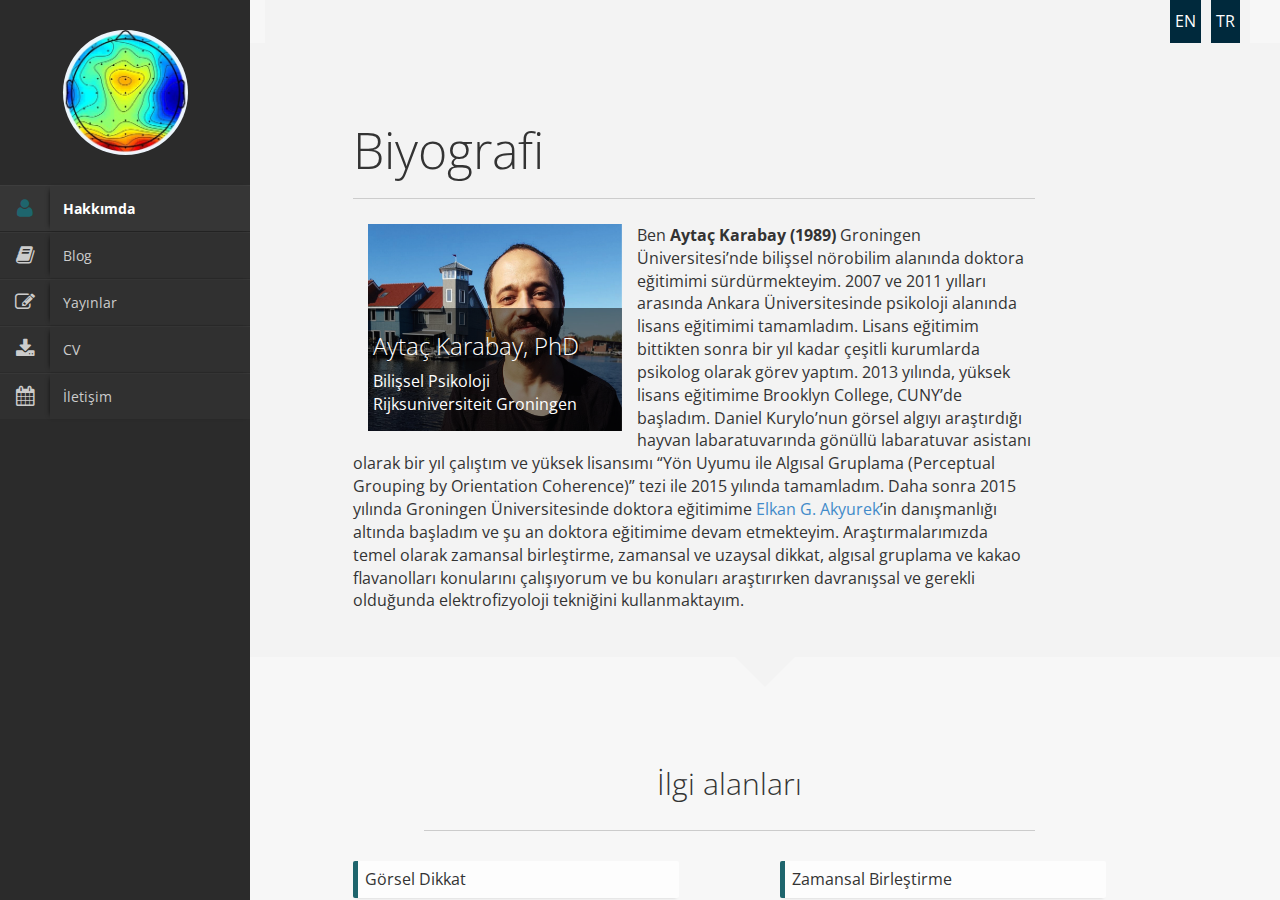
<file: indexTR_01.html>
<!DOCTYPE html>
<!DOCTYPE html>
<html lang="en">
    <head>
        <title>Aytac Karabay</title>
        <meta http-equiv="Content-Type" content="text/html; charset=UTF-8">
        <meta name="author" content="owwwlab.com">
        <meta name="viewport" content="width=device-width, initial-scale=1, maximum-scale=1">
        
        <meta name="description" content="Aytac Karabay personal webpage" />
        <meta name="keywords" content="faculty profile, theme,css, html, jquery, transition, transform, 3d, css3" />

        <link rel="shortcut icon" href="favicon.ico">
		

        <!--CSS styles-->
        <link rel="stylesheet" href="css/bootstrap.css">
        <link rel="stylesheet" href="css/font-awesome.min.css">  
        <link rel="stylesheet" href="css/perfect-scrollbar-0.4.5.min.css">
        <link rel="stylesheet" href="css/magnific-popup.css">
        <link rel="stylesheet" href="css/style.css">
        <link id="theme-style" rel="stylesheet" href="css/theme-style.css">
		<link href="https://fonts.googleapis.com/css?family=Open+Sans&amp;subset=latin-ext" rel="stylesheet">
        
        <!--/CSS styles-->
        <!--Javascript files-->
        <script type="text/javascript" src="js/jquery-1.10.2.js"></script>
        <script type="text/javascript" src="js/TweenMax.min.js"></script>
        <script type="text/javascript" src="js/jquery.touchSwipe.min.js"></script>
        <script type="text/javascript" src="js/jquery.carouFredSel-6.2.1-packed.js"></script>
        
        <script type="text/javascript" src="js/modernizr.custom.63321.js"></script>
        <script type="text/javascript" src="js/jquery.dropdownit.js"></script>

        <script type="text/javascript" src="js/jquery.stellar.min.js"></script>
        <script type="text/javascript" src="js/ScrollToPlugin.min.js"></script>

        <script type="text/javascript" src="js/bootstrap.min.js"></script>

        <script type="text/javascript" src="js/jquery.mixitup.min.js"></script>

        <script type="text/javascript" src="js/masonry.min.js"></script>

        <script type="text/javascript" src="js/perfect-scrollbar-0.4.5.with-mousewheel.min.js"></script>

        <script type="text/javascript" src="js/magnific-popup.js"></script>
        <script type="text/javascript" src="js/custom.js"></script>

        <!--/Javascript files-->

    </head>
    <body>
		
        <div id="wrapper">
            <a href="#sidebar" class="mobilemenu"><i class="icon-reorder"></i></a>

            <div id="sidebar">
                <div id="main-nav">
                    <div id="nav-container">
                        <div id="profile" class="clearfix">
                            <div class="portrate hidden-xs"></div>
                            
                        </div>
                        <ul id="navigation">
                            <li>
                              <a href="#biography">
                                <div class="icon icon-user"></div>
                                <div class="text">Hakkımda</div>
                              </a>
                            </li>  
                            
                            <li>
                              <a href="#research">
                                <div class="icon icon-book"></div>
                                <div class="text">Blog</div>
                              </a>
                            </li> 
                            
                            <li>
                              <a href="#publications">
                                <div class="icon icon-edit"></div>
                                <div class="text">Yayınlar</div>
                              </a>
                            </li> 

                            <!--<li>
                              <a href="#teaching">
                                <div class="icon icon-time"></div>
                                <div class="text">Teaching</div>
                              </a>
                            </li>-->

                            <!--<li>
                              <a href="#gallery">
                                <div class="icon icon-picture"></div>
                                <div class="text">Gallery</div>
                              </a>
                            </li>-->

                            <li class="external">
                              <a target="_blank" href="#">
                                  <div class="icon icon-download-alt"></div>
                                  <div class="text"><a href="Files/download/Resume_Karabay.pdf" target="_blank">CV</a></div>
                              </a>
                            </li>
							
							<li>
                              <a href="#contact">
                                  <div class="icon icon-calendar"></div>
                                  <div class="text">İletişim</div>
                              </a>
                            </li>
                        </ul>
                    </div>        
                </div>
                
                <div class="social-icons">
                    <!--<ul>
                        <li><a href="#"><i class="icon-facebook"></i></a></li>
                        <li><a href="#"><i class="icon-twitter"></i></a></li>
                        <li><a href="#"><i class="icon-linkedin"></i></a></li>
                    </ul>-->
                </div>    
            </div>

            <div id="main">
		        <div id="biography" class="page home" data-pos="home">
							<div class="row2">
								<div id="rightlinks">
									<a href="indexTR.html">TR</a> 
									<a href="index.html">EN</a> 
								</div>	
							</div>
							   
					<!--<div class="section color-2">
                        <div class="section-container2">
                                 
                        </div>
                    </div>-->
					
                    <div class="pageheader">
                        <div class="headercontent">
                            <div class="section-container">
								
								
                                
                                <div class="row">
                                    <div class="col-sm-2 visible-sm"></div>
									<div class="clearfix visible-sm visible-xs"></div>
                                    <div class="col-sm-12 col-md-10">
										<h3 class="title">Biyografi</h3>
										<div class="col-sm-8 col-md-5">
                                        <div class="biothumb">
                                            <img alt="image" src="img/personal/personal-big.jpg" class="img-responsive">
                                            <div class="overlay">
											                                                
                                                <h3 class="">Aytaç Karabay, PhD</h3>
                                                <ul class="list-unstyled">
                                                    <li>Bilişsel Psikoloji</li>
                                                    <li>Rijksuniversiteit Groningen</li>
                                                </ul>
                                            </div> 
                                         </div>
										</div>
                                        Ben <b>Aytaç Karabay (1989)</b> Groningen Üniversitesi’nde bilişsel nörobilim alanında doktora eğitimimi sürdürmekteyim. 2007 ve 2011 yılları arasında Ankara Üniversitesinde psikoloji alanında lisans eğitimimi tamamladım. Lisans eğitimim bittikten sonra bir yıl kadar çeşitli kurumlarda psikolog olarak görev yaptım. 2013 yılında, yüksek lisans eğitimime Brooklyn College, CUNY’de başladım. Daniel Kurylo’nun görsel algıyı araştırdığı hayvan labaratuvarında gönüllü labaratuvar asistanı olarak bir yıl çalıştım ve yüksek lisansımı “Yön Uyumu ile Algısal Gruplama (Perceptual Grouping by Orientation Coherence)”  tezi ile 2015 yılında tamamladım. Daha sonra 2015 yılında Groningen Üniversitesinde doktora eğitimime  <a href="https://www.elkanakyurek.com/" target="_blank">Elkan G. Akyurek</a>’in danışmanlığı altında başladım ve şu an doktora eğitimime devam etmekteyim. Araştırmalarımızda temel olarak zamansal birleştirme, zamansal ve uzaysal dikkat, algısal gruplama ve kakao flavanolları konularını çalışıyorum ve bu konuları araştırırken davranışsal ve gerekli olduğunda elektrofizyoloji tekniğini kullanmaktayım.</div>  
										
                                </div>
                            </div>        
                        </div>
                    </div>
					
					<div class="pagecontents">
							<div class="section color-2">
							<div class="section-container">
							<div class="row">
									<div class="col-md-9 col-md-offset-1">
                                    <div class="title text-center">
                                        <h2>İlgi alanları</h2>
                                    </div>
									</div>
									<div class="col-md-5">
                                        <ul class="ul-boxed list-unstyled" data-columns="2">
                                            <li>Görsel Dikkat</li>
                                            <li>Görsel Algı</li>
                                            <li>Görsel Çalışma Belleği</li>											
                                        </ul>
									</div>
									<div class="col-md-5 col-md-offset-1">
                                        <ul class="ul-boxed list-unstyled" data-columns="2">
											<li>Zamansal Birleştirme</li>
                                            <li>Algısal Gruplama</li>
                                            <li>Kakao Flavanolları</li>
                                        </ul>
									</div>
							</div>
							</div>
							</div>
					</div>
					
                    <div class="pagecontents">
                        <div class="section color-1">
                            <div class="section-container">
                                <div class="row">
									<div class="col-md-5">
                                        <div class="title text-center">
                                            <h2>Eğitim</h2>
                                        </div>
                                        <ul class="ul-dates">
                                            <li>
                                                <div class="dates">
                                                    <span>Ph.D.</span>
                                                    <span>2020</span>
                                                </div>
                                                <div class="content">
                                                    <h4>Bilişsel Nörobilim</h4>
                                                    <p><em>University of Groningen,</em> Groningen, Hollanda</p>
                                                </div>
                                            </li>
                                            <li>
                                                <div class="dates">
                                                    <span>M.A.</span>
													<span>2015</span>
                                                </div>
                                                <div class="content">
                                                    <h4>Deneysel Psikoloji</h4>
                                                    <p><em>Brooklyn College, City University of New York,</em> NY, ABD</p>
                                                </div>
                                            </li>
                                            <li>
                                                <div class="dates">
                                                    <span>B.A.</span>
													<span>2011</span>
                                                </div>
                                                <div class="content">
                                                    <h4>Psikoloji</h4>
                                                    <p><em>Ankara Universitesi,</em> Ankara, Türkiye</p>
                                                </div>
                                            </li>
                                            
                                        </ul>
                                    </div> 
                                    <div class="col-md-5 col-md-offset-1">
                                        <div class="title text-center">
                                            <h2>Akademik Pozisyonlar</h2>
                                        </div>
                                        <ul class="ul-dates">
                                            <li>
                                                <div class="dates">
                                                    <span>2015</span>
                                                    <span>2020</span>
                                                </div>
                                                <div class="content">
                                                    <h4>Doktora</h4>
                                                    <p>Rijksuniversiteit Groningen</p>
                                                </div>
                                            </li>
                                            <li>
                                                <div class="dates">
                                                    <span>2014</span>
                                                    <span>2015</span>
                                                </div>
                                                <div class="content">
                                                    <h4>Labaratuvar Asistanı</h4>
                                                    <p><em>Animal vision lab</em>, Brooklyn College, CUNY</p>
                                                </div>
                                            </li>
                                        </ul>
                                    </div>   
                                </div>    
                            </div>
                                
                        </div>

                        <div class="section color-2">
                            <div class="section-container">
                                <div class="row">
                                    <div class="col-md-10 col-md-offset-1">
                                        <div class="title text-center">
                                            <h2>Burslar ve Ödüller </h2>
                                        </div>
                                        <ul class="timeline">
                                                    
                                            <li class="open">
                                                <div class="date">2012-2019</div>
                                                <div class="circle"></div>
                                                <div class="data">
                                                    <div class="subject">YLSY-MEB bursu</div>
                                                    <div class="text row">
                                                        <div class="col-md-2">
                                                            <img alt="image" class="thumbnail img-responsive" src="img/personal/awards100x100.png" >
                                                        </div>
                                                        <div class="col-md-10">
                                                           MEB-YLSY bursu, yurtdışında, deneysel psikoloji alanında, master ve doktora programlarını kapsar. 
                                                        </div>
                                                    </div>
                                                </div>
                                            </li>
                                         </ul>
                                    </div>
                                </div>
                            </div>
                        </div>                            
                    </div>
                </div>

                <div id="research" class="page">
					<div class="row2">
						<div id="rightlinks">
							<a href="indexTR.html">TR</a> 
							<a href="index.html">EN</a> 
						</div>	
					</div>
                    <div class="pageheader">
						<div class="headercontent">
							<div class="page-container">
								<div class="section-container">
									<h3 class="title">Blog</h3>
								</div>
								<div class="section color-2">
									<div class="section-container">
										<div class="row">
											<div class="col-md-12">
												<ul class="ul-withdetails">
													<div class="row">
                                                    <div class="col-sm-6 col-md-2">
                                                        <div class="image">
                                                            <img alt="image" src="img/blog/Psychonomics.jpeg" class="img-responsive2">
                                                        </div>
                                                    </div>
                                                    <div class="col-sm-6 col-md-9">
                                                        <div class="meta">
                                                            <h2>Psychonomics Meeting (5/2018)</h2>
                                                            <p> Uluslararasi Psychonomics Toplantısı Groningen`e yakın olan Amsterdam'da gerçekleşti. Ben de bu şansı değerlendirip konferansa emektar posterimle (Target color and contrast influences temporal attention...) katıldım. Çok iyi bir şekilde organize edilmiş olan bu konferansa katılmak çok güzel bir deneyimdi. Aynı zamanda birkaç gece Amsterdam'ın tadını çıkartmak da konferansın yanında ayrıca güzeldi.  </p>
                                                        </div>
                                                    </div>
													</div>
												</ul>
											</div>
										</div>
                                    </div>
                                </div>
								<div class="section color-1">
									<div class="section-container">
										<div class="row">
											<div class="col-md-12">
												<ul class="ul-withdetails">
											<div class="row">
                                                    <div class="col-sm-6 col-md-2">
                                                        <div class="image">
                                                            <img alt="image" src="img/blog/darkchocolate.jpg" class="img-responsive2">
                                                        </div>
                                                    </div>
                                                    <div class="col-sm-6 col-md-9">
                                                        <div class="meta">
                                                            <h2>Mindwise-Blogpost (4/2018)</h2>
                                                            <p>Kakao flavanolları hakkında yazdığımız ve Psychopharmacology dergisinde yayınladığımız makaleyi <a href="https://www.elkanakyurek.com/" target="_blank">Elkan</a> ile birlikte blogpost olarak <a href="http://mindwise-groningen.nl/" target="_blank"> Mindwise</a>’ta yayınladık. Yazının tamamına <a href="http://mindwise-groningen.nl/attention-chocolate-can-give-you-an-edge/" target="_blank"> link</a>ten ulaşabilirsiniz. Bu blogpostu hazırlarken makale hakkında açılmış olan bir <a href="https://www.reddit.com/r/Nootropics/comments/83i3kt/the_acute_effects_of_cocoa_flavanols_on_temporal/" target="_blank"> reddit post</a>una denk geldim. Makalemizin sosyal medyada pozitif bir şekilde tartışılması gerçekten güzel bir his.</p>
                                                        </div>
                                                    </div>
                                            </div>
                                       </ul>
											</div>
										</div>
                                    </div>
                                </div>
							</div>
                        </div>    
                    </div>
                </div>
               <div id="publications" class="page">
					<div class="row2">
						<div id="rightlinks">
							<a href="indexTR.html">TR</a> 
							<a href="index.html">EN</a> 
						</div>	
					</div>
                    <div class="page-container">
                        <div class="pageheader">
                            <div class="headercontent">
                                <div class="section-container">
                                    
                                    <h2 class="title">Yayınlar</h2>
                                                                        
                                </div>
                            </div>
                        </div>

                        <div class="pagecontents">
                            
                            <div class="section color-1" id="filters">
                                <div class="section-container">
                                    <div class="row">
                                        
                                        <div class="col-md-3">
                                            <h3>Filter by type:</h3>
                                        </div>
                                        <div class="col-md-6">
                                            <select id="cd-dropdown" name="cd-dropdown" class="cd-select">
                                                <option class="filter" value="all" selected>Hepsi</option>
                                                <option class="filter" value="jpaper">Makaleler</option>
                                                <option class="filter" value="cpaper">Konferans Sunumları</option>
                                                <!-- <option class="filter" value="bookchapter">Book Chapters</option>-->
                                                <option class="filter" value="book">Kitaplar</option>
                                                <!-- <option class="filter" value="report">Reports</option>
                                                <option class="filter" value="tpaper">Technical Papers</option> -->
                                            </select>
                                        </div>
                                        
                                        <div class="col-md-3" id="sort">
                                            <span>Yıla göre sırala:</span>
                                            <div class="btn-group pull-right"> 

                                                <button type="button" data-sort="data-year" data-order="desc" class="sort btn btn-default"><i class="icon-sort-by-order"></i></button>
                                                <button type="button" data-sort="data-year" data-order="asc" class="sort btn btn-default"><i class="icon-sort-by-order-alt"></i></button>
                                            </div>
                                        </div>    
                                    </div>
                                </div>
                            </div>

                            <div class="section color-2" id="pub-grid">
                                <div class="section-container">
                                    
                                    <div class="row">
                                        <div class="col-md-12">
                                            <div class="pitems">
											
												<div class="item mix jpaper" data-year="2020">
                                                    <div class="pubmain">
                                                        <div class="pubassets">
                                                            <a href="#" class="pubcollapse">
                                                                <i class="icon-expand-alt"></i>
                                                            </a>
                                                            <!-- <a href="https://www.sciencedirect.com/science/article/pii/S0001691818305043" class="tooltips" title="External link" target="_blank">
                                                                <i class="icon-external-link"></i> 
                                                            </a>
                                                            <a href="/Files/articles/TemporalIntegrationAttentionalSelection.pdf" class="tooltips" title="Download" target="_blank">
                                                                <i class="icon-cloud-download"></i>
                                                            </a>-->
															<a href="https://osf.io/2dp6e/" class="tooltips" title="Data" target="_blank">
                                                                <i class="icon-bar-chart"></i>
                                                            </a> 
													    </div>
                                                        <h4 class="pubtitle">Discriminating Global Orientation of Two Element Sets</h4>
                                                        <div class="pubauthor"><strong>Karabay, A.</strong> &  Kurylo, D. D. </div>
                                                        <div class="pubcite"><span class="label label-success">Journal Paper</span> Journal of Cognition,(2020) [in press]</div>
                                                    </div>
                                                    <div class="pubdetails">
                                                        <h4>Abstract</h4>
                                                        <p>Perceived global organization of visual patterns is based upon the aggregate contribution of constituent components. 
														Patterns constructed from multiple sources cooperate or compete for global organization. An investigation was made here 
														of interactions between two interspersed element sets on global orientation. It was hypothesized that each set would operate 
														as an integrated unit, and contribute independently to global orientation. Participants viewed a 10 x 10 array of Gabor patches,
														and indicated the predominant orientation of the array. In Experiment 1 8 all elements were rotated. Rotation up to 23° had little effect,
														whereas greater rotation produced a progressive shift on global orientation. In Experiment 2 a proportion of elements remained aligned
														while remaining elements were rotated. Embedding a proportion of aligned elements stabilized global orientation, which was dependent 
														upon the proportion of aligned elements. Specifically, with 20% alignment, global orientation was similar to rotating all elements,
														whereas 80% alignment strongly biased perception towards aligned elements. The stabilizing effect varied with rotation of the second 
														element set. Across levels of rotation, alignment effects rose to a peak then declined as element sets became orthogonal. 
														In Experiment 3, each element set was rotated independently. Independent rotation of both sets altered global orientation, 
														compressing the psychometric function for the single-element condition. Together, for interspersed element sets with explicit orientations,
														each set does not contribute independently to global orientation. Instead, element sets interact, where the contribution of one set, 
														presented at a fixed rotation and fixed proportion, varies with the change to the second set.</p>
                                                    </div>
                                                </div>
												
											<!--Books in the format below-->
												<div class="item mix book" data-year="2020">
                                                    <div class="pubmain">
                                                        <div class="pubassets">
                                                            
                                                            <a href="#" class="pubcollapse">
                                                                <i class="icon-expand-alt"></i>
                                                            </a>
															<a href="/Files/articles/FromStimulustoRepresentation_PhDthesis_book.pdf" class="tooltips" title="Download" target="_blank">
                                                                <i class="icon-cloud-download"></i>
                                                            </a>
                                                            
                                                        </div>

                                                        <h4 class="pubtitle">
                                                            From stimulus to tepresentation: Target identification in rapid serial visual presentation
                                                        </h4>
                                                        <div class="pubauthor"> <strong>Karabay, A.</strong></div>
                                                        <div class="pubcite">
                                                            <span class="label label-primary">PhD thesis</span> (2020)
                                                        </div>
                                                        
                                                    </div>
                                                    <div class="pubdetails">
                                                        <img alt="image" src="img/pubs/PhDthesis.png" align="left"  style="padding:0 30px 30px 0;">
                                                        <h4>From stimulus to tepresentation: Target identification in rapid serial visual presentation</h4>
														<p>This dissertation investigated the relationship between target identification and temporal integration with three studies. Rapid serial visual presentation tasks were used to investigate empirical questions, where two targets are embedded in a set of distracters, and the task is to identify targets. Temporal integration is a phenomenon that temporally separated targets fall into the same perceptual episode. The first study investigated whether a change in low-level stimulus features (color/contrast) influences temporal attention and integration. The results showed that a categorical change of target color decreases the competition between targets resulting in better target identification and more frequent integrations. Besides, the study confirmed the literature that high contrast stimuli mask low contrast stimuli if their temporal proximity is close. The second study investigated if Gestalt properties influence the temporal binding of targets and target identification. In addition to studies that show parts of objects are grouped in space, the second study showed that if temporally separated targets form a figure, their integrated percepts and identifications are facilitated. Lastly, how a change in mental state with consumption of cocoa flavanols, which increases blood flow in brain arteries, influences target identification and integrations were investigated. There was no effect of cocoa flavanols on temporal attention and integration. In addition, the study showed that cocoa flavanols improve the efficiency of visual search. In sum, target identification and integration are both influenced by exogenous stimuli properties and by flavanol-induced changes in mental state, and often also in a similar direction.</p>
                                                    </div>
                                                </div>
												
											
											<!--Articles in the format below-->
												<div class="item mix jpaper" data-year="2019">
                                                    <div class="pubmain">
                                                        <div class="pubassets">
                                                            <a href="#" class="pubcollapse">
                                                                <i class="icon-expand-alt"></i>
                                                            </a>
                                                            <a href="https://www.sciencedirect.com/science/article/pii/S0001691818305043" class="tooltips" title="External link" target="_blank">
                                                                <i class="icon-external-link"></i>
                                                            </a>
                                                            <a href="https://psyarxiv.com/ehzuj/download" class="tooltips" title="Download" target="_blank">
                                                                <i class="icon-cloud-download"></i>
                                                            </a>
															<a href="https://osf.io/rwkx8/" class="tooltips" title="Data" target="_blank">
                                                                <i class="icon-bar-chart"></i>
                                                            </a> 
													    </div>
                                                        <h4 class="pubtitle">Temporal integration and attentional selection of color and contrast target pairs in rapid serial visual presentation</h4>
                                                        <div class="pubauthor"><strong>Karabay, A.</strong> &  Akyürek, E.G. </div>
                                                        <div class="pubcite"><span class="label label-success">Journal Paper</span> Acta Psychologica, Volume 196, pp 56-69 (2019)</div>
                                                    </div>
                                                    <div class="pubdetails">
                                                        <h4>Abstract</h4>
                                                        <p>Performance in a dual target rapid serial visual presentation task was investigated, dependent on whether the
color or the contrast of the targets was the same or different. Both identification accuracy on the second target,
as a measure of temporal attention, and the frequency of temporal integration were measured. When targets had
a different color (red or blue), overall identification accuracy of the second target and identification accuracy of
the second target at Lag 1 were both higher than when targets had the same color. At the same time, increased
temporal integration of the targets at Lag 1 was observed in the different color condition, even though actual
(non-integrated) single targets never consisted of multiple colors. When the color pairs were made more similar,
so that they all fell within the range of a single nominal hue (blue), these effects were not observed. Different
findings were obtained when contrast was manipulated. Identification accuracy of the second target was higher
in the same contrast condition than in the different contrast condition. Higher identification accuracy of both
targets was furthermore observed when they were presented with high contrast, while target contrast did not
influence temporal integration at all. Temporal attention and integration were thus influenced differently by target
contrast pairing than by (categorical) color pairing. Categorically different color pairs, or more generally,
categorical feature pairs, may thus afford a reduction in temporal competition between successive targets that
eventually enhances attention and integration.</p>
                                                    </div>
                                                </div>
												<div class="item mix jpaper" data-year="2018">
                                                    <div class="pubmain">
                                                        <div class="pubassets">
                                                            <a href="#" class="pubcollapse">
                                                                <i class="icon-expand-alt"></i>
                                                            </a>
                                                            <a href="https://link.springer.com/article/10.1007/s00213-018-4861-4" class="tooltips" title="link" target="_blank">
                                                                <i class="icon-external-link"></i>
                                                            </a>
                                                            <a href="https://link.springer.com/content/pdf/10.1007%2Fs00213-018-4861-4.pdf" class="tooltips" title="indir" target="_blank">
                                                                <i class="icon-cloud-download"></i>
                                                            </a>
															<a href="Files/Data/CocoaFlavanolsAttention.zip" class="tooltips" title="veri" target="_blank">
                                                                <i class="icon-bar-chart"></i>
                                                            </a> 
															<a href="Files/Tasks/CocoaFlavanolsAttention.7z" class="tooltips" title="deney" target="_blank">
                                                                <i class="icon-cogs"></i>
                                                            </a> 
													    </div>
                                                        <h4 class="pubtitle">The acute effects of cocoa flavanols on temporal and spatial attention</h4>
                                                        <div class="pubauthor"><strong>Karabay, A.</strong>, Saija, J., Field, D., &  Akyürek, E.G. </div>
                                                        <div class="pubcite"><span class="label label-success">Journal Paper</span> Psychopharmacology, Volume 235, Issue 5, pp 1497–1511 (2018)</div>
                                                    </div>
                                                    <div class="pubdetails">
                                                        <h4>Abstract</h4>
                                                        <p>In this study, we investigated how the acute physiological effects of cocoa flavanols might result in specific cognitive changes, in particular in temporal and spatial attention. To this end, we pre registered and implemented a randomized, double-blind, placeboand baseline-controlled crossover design. A sample of 48 university students participated in the study and each of them completed the experimental tasks in four conditions (baseline, placebo, low dose, and high-dose flavanol), administered in separate sessions with a 1-week washout interval. A rapid serial visual presentation task was used to test flavanol effects on temporal attention and integration, and a visual search task was similarly employed to investigate spatial attention. Results indicated that cocoa flavanols improved visual search efficiency, reflected by reduced reaction time. However, cocoa flavanols did not facilitate temporal attention nor integration, suggesting that flavanols may affect some aspects of attention, but not others. Potential underlying mechanisms are discussed.</p>
                                                    </div>
                                                </div>
											
											
                                                <div class="item mix jpaper" data-year="2017">
                                                    <div class="pubmain">
                                                        <div class="pubassets">
                                                            
                                                            <a href="#" class="pubcollapse">
                                                                <i class="icon-expand-alt"></i>
                                                            </a>
                                                            <a href="https://link.springer.com/article/10.3758%2Fs13414-017-1333-6" class="tooltips" title="link" target="_blank">
                                                                <i class="icon-external-link"></i>
                                                            </a>
                                                            <a href="https://rd.springer.com/content/pdf/10.3758%2Fs13414-017-1333-6.pdf" class="tooltips" title="indir" target="_blank">
                                                                <i class="icon-cloud-download"></i>
                                                            </a>
                                                        </div>
                                                        <h4 class="pubtitle">The effects of Kanizsa contours on temporal integration and attention in rapid serial visual presentation</h4>
                                                        <div class="pubauthor"><strong>Karabay, A.</strong> &   Akyürek, E.G. </div>
                                                        <div class="pubcite"><span class="label label-success">Journal Paper</span> Attention, Perception, & Psychophysics, Volume 79, Issue 6, pp 1742–1754 (2017)</div>
                                                    </div>
                                                    <div class="pubdetails">
                                                        <h4>Abstract</h4>
                                                        <p>Performance in rapid serial visual presentation tasks has been shown to depend on the temporal integration of target stimuli when they are presented in direct succession. Temporal target integration produces a single, combined representation of visually compatible stimuli, which is comparatively easy to identify. It is currently unknown to what extent target compatibility affects this perceptual behavior, because it has not been studied systematically to date. In the present study, the effects of compatibility on temporal integration and attention were investigated by manipulating the Gestalt properties of target features. Of particular interest were configurations in which a global illusory shape was formed when all stimulus features were present; a Kanizsa stimulus, which was expected to have a unifying effect on the perception of the successive targets. The results showed that although the presence of a Kanizsa shape can indeed enhance temporal integration, this also was observed for other good Gestalts, such as due to common fate and closure. Identification accuracy seemed to vary, possibly as a result of masking strength, but this did not seem associated with attentional processing per se. Implications for theories of Gestalt processing and temporal integration are discussed.</p>
                                                    </div>
                                                </div>
												
												
										        <!--Book Chapter-->
												
												
												<div class="item mix book" data-year="2020">
                                                    <div class="pubmain">
                                                        <div class="pubassets">
                                                            
                                                            <a href="#" class="pubcollapse">
                                                                <i class="icon-expand-alt"></i>
                                                            </a>
                                                            <a href="https://www.pegem.net/kitabevi/440051-Herkes-Icin-Istatistiksel-Programlama-ve-Analiz-kitabi.aspx" class="tooltips" title="link" target="_blank">
                                                                <i class="icon-external-link"></i>
                                                            </a>
                                                            
                                                        </div>

                                                        <h4 class="pubtitle">
                                                            Herkes icin istatistiksel programlama ve analiz (Introduction to R)
                                                        </h4>
                                                        <div class="pubauthor">Richard Cotton, <i>translated to Turkish by</i> Sünbül, Ö., Sünbül, S.Ö., & <strong>Karabay, A.</strong></div>
                                                        <div class="pubcite">
                                                            <span class="label label-primary">Book translation</span> Pegem Academy Press, İstanbul, Turkey (2020)
                                                        </div>
                                                        
                                                    </div>
                                                    <div class="pubdetails">
                                                        <img alt="image" src="img/pubs/Rbook.png" align="left"  style="padding:0 30px 30px 0;">
                                                        <h4>Herkes icin istatistiksel programlama ve analiz</h4>
														<p>R istatistiksel programlama ve analiz için geliştirilmiş olan güçlü bir programlama dilidir. Yurtdışında yaygın olarak kullanılmakta ve birçok üniversitede lisansüstü ders olarak okutulmaktadır.  Bu programlama dili açık kaynak kodlu olduğundan dolayı programa rahatlıkla ulaşılabilmektedir ve program ücretsiz olarak kullanılabilmektedir. R istatistiksel analize ihtiyaç duyulan hemen hemen bütün bilim alanlarında (sosyal, sağlık, fen, ekonomi vb.) kullanılabilmektedir. R, çok geniş bir kütüphaneye sahiptir ve bu kütüphane gün geçtikçe artan bir ivmeyle gelişmeye devam etmektedir. R'ın yakın bir gelecekte popüler istatistiksel programların yerini alacağı düşünülmektedir. Kitabın içeriği basitten karmaşığa doğru olacak şekilde adım adım  kurgulanmıştır. Herhangi bir programlama dili deneyimine sahip olmayan bireylerin dahi rahatlıkla istatistiksel programlama ve analiz yapmasına olanak sağlamaktadır.</p>
                                                    </div>
                                                </div>
												
												
												<!--Conference contributions in the format below-->
																								<div class="item mix cpaper" data-year="2019">
													<div class="pubmain">
													<div class="pubassets">
                                                            <a href="#" class="pubcollapse">
                                                                <i class="icon-expand-alt"></i>
                                                            </a>
                                                    </div>
														<h4 class="pubtitle">The Attentional Blink: Binary Or Gradual?</h4>
                                                        <div class="pubauthor"><strong>Karabay, A.</strong>, Wang, J., Martens, S., & Akyürek, E. G. </div>
                                                        <div class="pubcite"><span class="label label-warning">Oral Presentation</span>21st Conference of the European Society for Cognitive Psychology (ESCoP) in Tenerife, Spain. (2019)</div>
													</div>
													<div class="pubdetails">
                                                        <h4>Abstract</h4>
                                                        <p>Identification of the second of two targets (T2) is difficult
when it follows the first one within 200-500 milliseconds.
This so-called attentional blink (AB) may reflect that a
missed T2 fails to reach post-perceptual processing. Alternatively,
T2 may still reach working memory partially, or in
a degraded fashion. To arbitrate between these possibilities,
we applied mixture modeling to continuous target features
(e.g., orientation). If T2 does not reach post-perceptual
processing, responses should be random guesses, that
is, uncorrelated with the target. If the T2 representation is
only degraded, then errors should cluster around the target
with a certain precision. We observed notable differences
in AB tasks that are spatially variable and those that
are not. In non-spatial tasks, T2 identification was binary;
it either did or did not reach post-perceptual processing. In
spatial tasks, however, T2 identification was graded, suggesting
it was represented in working memory, but with
decreased precision.</p>
                                                    </div>
												</div>	
												
												<div class="item mix cpaper" data-year="2019">
													<div class="pubmain">
													<div class="pubassets">
                                                            <a href="#" class="pubcollapse">
                                                                <i class="icon-expand-alt"></i>
                                                            </a>
                                                    </div>
														<h4 class="pubtitle">Decoding Sensory and Abstract Information From Activity Silent Brain States </h4>
                                                        <div class="pubauthor">Kandemir, G.,  <strong>Karabay, A.</strong>, & Akyürek, E. G.</div>
                                                        <div class="pubcite"><span class="label label-warning">Oral Presentation</span>21st Conference of the European Society for Cognitive Psychology (ESCoP) in Tenerife, Spain. (2019)</div>
													</div>
													<div class="pubdetails">
                                                        <h4>Abstract</h4>
                                                        <p>Distributed Working Memory (WM) models attribute different
levels of WM representations to different regions of
the brain. One highly debated factor is whether the information
represented in different levels is retained via similar
mechanisms. Recently it was shown that sensory information
was maintained in activity-silent form and that the
state of the network could be revealed following a perturbation
by the presentation of a non-informative signal (impulse
signal). We applied the same perturbation technique
to representations in visual WM, which either corresponded
to directly presented orientation gratings, or to
stimuli that were recoded following abstract task rules that
consisted of rotation instructions. The decoding of EEG recordings
revealed that abstract task rules were also retained
in activity-silent form and that the impulse signal
boosted decoding accuracy during the activity-silent WM
maintenance phase. Furthermore, the imagined orientations
that were the product of the rotation task were also
decodable from impulse-driven activity.</p>
                                                    </div>
												</div>	
												<div class="item mix cpaper" data-year="2019">
													<div class="pubmain">
													<div class="pubassets">
                                                            <a href="#" class="pubcollapse">
                                                                <i class="icon-expand-alt"></i>
                                                            </a>
                                                    </div>
													<!--<div class="pubassets">
                                                            <a href="#" class="pubcollapse">
                                                                <i class="icon-expand-alt"></i>
                                                            </a>
                                                    </div>-->
														<h4 class="pubtitle">The Acute Effects Of Cocoa Flavanols On Visual Working Memory </h4>
                                                        <div class="pubauthor">Altınok, A., <strong>Karabay, A.</strong>, & Akyürek, E.G. </div>
                                                        <div class="pubcite"><span class="label label-warning">Poster</span>21st Conference of the European Society for Cognitive Psychology (ESCoP) in Tenerife, Spain. (2019)</div>
													</div>
													<div class="pubdetails">
                                                        <h4>Abstract</h4>
                                                        <p>Consumption of cocoa flavanols may have beneficial physiological
effects on the brain due to their ability to activate
nitric oxide synthesis. Nitric oxide mediates vasodilation,
increasing cerebral blood flow, and can also act as a neurotransmitter.
However, the cognitive consequences of cocoa
flavanols remain underspecified. The aim of this study
was to examine whether cocoa flavanols influence visual
working memory (WM). We conducted two randomised,
within-subjects, placebo controlled, double-blind experiments
on normal healthy adult volunteers (N=48 and
N=36, gender-balanced). In the first experiment, we measured
passive maintenance of grating orientations in WM,
whereas in the second experiment we measured active updating
of WM (rotation). Precision and guess rates were
analysed with MemToolBox. The results suggested that
passive maintenance in visual WM is not enhanced by cocoa
flavanols, possibly because it relies on activity-silent
(synaptic) mechanisms. By contrast, preliminary results indicate
that active updating of WM is affected by cocoa flavanols.</p>
                                                    </div>
												</div>	
												<div class="item mix cpaper" data-year="2019">
													<div class="pubmain">
													<!--<div class="pubassets">
                                                            <a href="#" class="pubcollapse">
                                                                <i class="icon-expand-alt"></i>
                                                            </a>
                                                    </div>-->
														<h4 class="pubtitle">Decoding Visual Working Memory Before and After Mental Operations </h4>
                                                        <div class="pubauthor">Kandemir, G. <strong>Karabay, A.</strong>, &  Akyürek, E.G. </div>
                                                        <div class="pubcite"><span class="label label-warning">Poster</span>BCN Winter Meeting at the University of Twente in Twente, Netherlands.(2019)</div>
													</div>
												</div>	
												
												<div class="item mix cpaper" data-year="2018">
													<div class="pubmain">
													
														<h4 class="pubtitle">The Acute Effects of Cocoa Flavanols on Temporal and Spatial Attention </h4>
                                                        <div class="pubauthor"><strong>Karabay, A.</strong>, Saija J., David F., &  Akyürek, E.G. </div>
                                                        <div class="pubcite"><span class="label label-warning">Oral Presentation</span>winter conference 2017 of De Nederlandse Vereniging voor Psychonomie in Egmond, Netherlands. (2017)</div>
													</div>
												</div>	
												
												
												<div class="item mix cpaper" data-year="2018">
													<div class="pubmain">
													<div class="pubassets">
                                                            
                                                            <a href="#" class="pubcollapse">
                                                                <i class="icon-expand-alt"></i>
                                                            </a>
                                                            
                                                    </div>
														<h4 class="pubtitle">Target Color and Contrast Influences Temporal Attention in Rapid Serial Visual Presentations </h4>
                                                        <div class="pubauthor"><strong>Karabay, A.</strong>&  Akyürek, E.G. </div>
                                                        <div class="pubcite"><span class="label label-warning">Poster</span>20th Conference of the European Society for Cognitive Psychology (ESCoP) in Potsdam, Germany. & 40th European Conference on Visual Perception (ECVP) in Berlin, Germany. (2017) & Psychonomics International Meeting in Amsterdam. (2018) </div>
													</div>
													<div class="pubdetails">
                                                        <h4>Abstract</h4>
                                                        <p>Attentional blink (AB) is a phenomenon that identifying the second target (T2) stimulus is restricted when it follows the first target (T1) with a short interval (200-500 ms). Various factors modulate AB; in this study, we investigated how target (I) colors and (II) contrast influence temporal attention. Attentional blink/temporal integration task was adapted to study in order to test how different color/contrast pairs influence T2| T1 accuracy and temporal integration. There were two color/contrast conditions: single color/contrast (T1 and T2 colors/contrast matched), mixed color/contrast (T1 and T2 were different colors/contrast). (I) It is found that T2| T1 accuracy were higher in single color condition. Further color specific analysis showed that T1 and T2 accuracy was high when target color was red and T2| T1 identification was greater when T2 color was red. Moreover, greater integration was observed in mixed color condition. It is a surprising finding since targets did not contain multiple colors in any trials. (II) There was no difference between single and mixed contrast condition on T2| T1 accuracy and temporal integration. Greater T1 and T2 accuracy was observed when targets were in high contrast condition. Better T2| T1 identification was observed in the high contrast T2 condition. On the contrary, integration was affected by T2 contrast, and more integration was observed when T2 contrast was low. In conclusion, (I) temporal attention was influenced by target color-pair conditions; however (II) contrast condition does not influence temporal attention in the same way color-pairs does.</p>
                                                    </div>
												</div>	
												
												
												<div class="item mix cpaper" data-year="2017">
													<div class="pubmain">
													
														<h4 class="pubtitle">Kanizsa Effects on Temporal Integration and Attention </h4>
                                                        <div class="pubauthor"><strong>Karabay, A.</strong>&  Akyürek, E.G. </div>
                                                        <div class="pubcite"><span class="label label-warning">Poster</span>Heymans symposium at the Rijksuniversiteit Groningen in Groningen, Netherlands. (2017)</div>
													</div>
												</div>	
												
												
												<div class="item mix cpaper" data-year="2015">
													<div class="pubmain">
													<div class="pubassets">
                                                            <a href="#" class="pubcollapse">
                                                                <i class="icon-expand-alt"></i>
                                                            </a>    
													</div>
														<h4 class="pubtitle">Perceptual Grouping by Orientation Coherence </h4>
                                                        <div class="pubauthor"><strong>Karabay, A.</strong>& Kurylo, D.</div>
                                                        <div class="pubcite"><span class="label label-warning">Poster</span>Science Day, Brooklyn College in NY, the US. (2015)</div>
													</div>
													<div class="pubdetails">
                                                        <h4>Abstract</h4>
                                                        <p>Perceptual grouping allows the unification of elements within complex visual scenes. Perceptual grouping can be based upon several relationships among stimulus elements, including common orientation. Grouping can be disrupted by introducing noise elements, which disengage binding among target elements. We investigated parameters that limit grouping by interferencefrom noise. Specifically, we determined (1) the level of deviation of noise elements and (2) proportion of noise-target elements required to break perceptual grouping.It was hypothesized that 45° deviation of noise elements is required before disruption is apparent, since 45°borders the level of rotation oriented towards an opposing grouping pattern. It was further hypothesized that stimuli exceeding 50% noise elements will disrupt perceptual grouping, since the dominant grouping pattern will be carried by noise elements. In order to test these hypotheses, we measured visual discrimination of visual patterns. Four subjects indicated the dominant grouping pattern (horizontal or vertical) of an array of Gabor patches (oriented gratings). Measurements were made at five levels of orientation coherence and six levels deviation of noise elements. Backward masking was used to limit processing time of the stimulus.Results showed that perceptual grouping decreased significantly (from 95% to 67%) in the 45° of deviation condition. With 60% noise elements,discrimination was reduced to chance (52%). These results indicate that noise serves to reverse perceived grouping when presented at magnitudes or proportions that dominate constituents of stimulus patterns.</p>
                                                    </div>
												</div>	
												
												
												<div class="item mix cpaper" data-year="2012">
													
													<div class="pubmain">
													<div class="pubassets">
                                                            <a href="#" class="pubcollapse">
                                                                <i class="icon-expand-alt"></i>
                                                            </a>    
													</div>
														<h4 class="pubtitle">Istemli & Istemsiz Otobiyografik Anilarda Yasa Bagli Degisimler (Variations of Voluntary and Involuntary Autobiographical Memories Depending on Age) </h4>
                                                        <div class="pubauthor">Er N.,<strong>Karabay, A.</strong>, Kaynar G., Uysal M. M., &  Boyraz F. U.</div>
                                                        <div class="pubcite"><span class="label label-warning">Oral Presentation</span>17th National Psychology Congress in Istanbul, Turkey. (2012)</div>
                                                    </div>
													<div class="pubdetails">
                                                        <h4>Abstract</h4>
                                                        <p>Otobiyografik bellek, kişinin geçmiş yaşam olaylarına ve yaşantılarına ait belleğidir. Otobiyografik anıların niteliksel özelliklerini ortaya çıkarmaya yönelik yapılan çalışmalara bakıldığında; farklı bazı çalışma yöntemleri olduğunu görmekteyiz. En yaygın kullanılan çalışma yöntemlerinin başında, kişiye bir ipucunun verildiği ve bu ipucu doğrultusunda kişinin istemli olarak bir anısına gittiği çalışmalar gelmektedir. Oysa günlük yaşamımızda, hatırlamak için özel bir çaba sarf etmediğimiz birçok otobiyografik anının da zihnimize çıktığı bilinmektedir. Hatırlamak için özel bir çaba göstermediğimiz istemsiz anıların istemli anılardan farklı özellikler taşıdığına ilişkin ilk bilgiler Ebbinghaus’a dayanmaktadır. Ancak Berntsen (1998)’in de ifade ettiği gibi, bu ayrım otobiyografik bellek araştırmalarında sık sık göz ardı edilmiştir. Buna neden olarak gösterilen açıklamalardan biri; istemsiz anıların, günlük yaşamda iyi bilinen bir fenomen olarak görünmesine karşın araştırılması oldukça zor bir kavram olmasıdır. İstemsiz otobiyografik anılar konusundaki ilk sistematik bulgular, Bernsten (1996b)’in günlük çalışmalarından gelmektedir. İstemsiz anılar konusunda yapılan çalışmalara bakıldığında, en yaygın kullanılan yöntemin, gün içinde zihne çıkan istemsiz anıların kaydedilmesi olduğu görülmektedir. Anıların belirli bir süre boyunca, günlük olarak kaydedilmesi süreklilik gerektiren bir yöntem olması nedeniyle uygulaması oldukça güç olan bir araştırma yöntemidir. İstemsiz anılar için alternatif olarak kullanılan yeni araştırma yöntemlerinden biri de bilgisayar uygulamalarıdır. Bu uygulamalarda, katılımcıdan bilgisayar başında yapmakta olduğu bir işe odaklanması istenmektedir. Genelde rutin ve basit olarak seçilen bu görevler sırasında, katılımcının zihninin görev dışındaki bazı düşünce ve anılara kayması beklenmektedir. Bu sırada kişilerin akıllarına gelen anıların, istemsiz olarak zihne çıkan anılar olacağı düşünülmektedir. İstemi anılar için yürütülen bilgisayar görevinde ise katılımcılara bir hedef gösterilmekte ve kendisine verilen hedefler doğrultusunda, istemli anılara gitmeleri istenmektedir.</p>
														<p>Böylelikle bu çalışmada istemli ve istemsiz otobiyografik anı özelliklerinin, son yıllarda daha sıkça kullanılmaya başlanan (Schlagman ve Kvavilashvili, 2008) “bilgisayar uygulaması yöntemi” ile araştırılması hedeflenmektedir. Bu doğrultuda iki aşamalı bir süreç izlenmektedir. Öncelikle katılımcılar bilgisayar ortamında hazırlanmış iki farklı ara faaliyet görevi ile karşılaşmaktadırlar. Bu aşamada verilen yönergede katılımcıya ‘yapacağı türden görevler sırasında zaman zaman dikkatinin dağılabileceği ve aklına farklı düşünceler ya da anılar gelebileceği’ ifade edilmektedir. Temelde şekil ve renklerin eşleştirilmesine dayanan bu görevler sırasında katılımcının aklına bir anısının gelmesi durumunda, bilgisayar ortamındaki görevi durdurarak aklına gelen anıyı not etmesi belirtilmektedir. Katılımcının bilgisayar ortamındaki bu ilk aşamayı tamamlaması ile birlikte, ikinci aşama olan istemli anı aşamasına geçilmektedir. Aynı şekilde istemli anı uygulamasında da katılımcılara üç farklı kategoride bulunan 18 kelime bilgisayar ekranından gösterilmektedir. İlişkiler kategorisi, yaşantı kategorisi ve duygu kategorisi olmak üzere üç temel kategorinin her birinde 6 kelime bulunmaktadır. Katılımcılardan, bu üç ilişki kategorisini temsil eden birer kelime seçerek, toplam 3 istemli anı aktarmaları istenmektedir. Böylelikle uygulama sonunda her katılımcıdan en az 3 istemli ve 1 istemsiz anı elde edilmektedir. Araştırmada kullanılan kelimelerin seçiminde kelime frekansı bilgisi ve literatürde yapılan benzer çalışmalar temel alınmıştır.  Çalışmada farklı yaş gruplarından 175 katılımcıya ulaşılmış, uygulamasında eksikler bulunan katılımcıların verileri dışarıda tutularak farklı yaş gruplarından gelen toplam 154 kişinin verisi analizlere dahil edilmiştir. Elde edilen bulgular ilgili literatür temelinde tartışılmıştır.</p>
                                                    </div>
                                                </div>
											
												<div class="item mix cpaper" data-year="2012">
													<div class="pubmain">
														<h4 class="pubtitle">Autobiography Of Aging Mind: Age Related Effects On Voluntary And Involuntary Autobiographical Memories </h4>
                                                        <div class="pubauthor">Er N.,<strong>Karabay, A.</strong>, Kaynar G., Uysal M. M., &  Boyraz F. U.</div>
                                                        <div class="pubcite"><span class="label label-warning">Poster</span>IX International Cognitive Neuroscience Meeting in Istanbul, Turkey. (2012) </div>
                                                    </div>
                                                </div>
											
											
												<div class="item mix cpaper" data-year="2009">
													<div class="pubmain">
													<div class="pubassets">
                                                            <a href="#" class="pubcollapse">
                                                                <i class="icon-expand-alt"></i>
                                                            </a>    
                                                    </div>
														<h4 class="pubtitle">Engellenme Karsisinda Verilen Tepkiler Ile Kisilik Tiplerinin Ve Yukleme Cesitlerinin Iliskisi (The Relationship between Frustration Responses, Personality Types and Attribution) </h4>
                                                        <div class="pubauthor"><strong>Karabay, A.</strong>&  Cakmak, M.A.</div>
                                                        <div class="pubcite"><span class="label label-warning">Oral Presentation</span>14. Ulusal Psikoloji Ogrencileri Kongresi (14th Conference of National Psychology Students) in Istanbul, Turkey. (2009)</div>    
                                                    </div>
                                                    <div class="pubdetails">
                                                        <h4>Abstract</h4>
                                                        <p>Bu araştırmada, A ve B tipi bireylerin öfke düzeylerinin karşılaştırılması ve A ve B tipi kişilerin ne yönde atıfta bulunduklarının tespit edilmesi amaçlanmaktadır.Yöntem: Araştırmaya Ankara’daki çeşitli üniversitelerinin değişik bölüm ve sınıflarında öğrenim gören 126 öğrenci katılmıştır. Araştırmada veri toplama araçları olarak Çok Boyutlu Öfke Ölçeği, Yükleme Biçimi Ölçeği ve A Tipi Kişilik Ölçeği kullanılmıştır.Bulgular: Öfke ve atıf puanlarının A Tipi kişilikle olumlu yönde ilişkili olduğu tespit edilmiştir. Bireyler A Tipi kişilik yoğunluğuna göre değerlendirildiğinde ise, genel örneklemden farklı olarak A Tiplerinin öfke ve atıf puanlarını yordadığı görülmüştür. Kişilerin sahip oldukları hedeflerle öfke düzeyleri arasında ilişkiye rastlanmamıştır.Sonuç: Bireyin sahip olduğu kişilik özellikleri, engellenme karşısında ne yönde atıflarda bulunacakları ve öfke düzeyleri ile ilişkilidir. A tipi kişiler engellenme karşısında içsel atıflarda bulunma eğiliminde iken, B tipi kişiler aynı durumlarda dışsal atıfta bulunma eğilimindedirler. </p>
                                                    </div>
                                                </div>
												


                                            </div>
                                        </div>
                                    </div>

                                </div>
                            </div>

                        </div>
                    </div>
                </div>


                <!--<div id="teaching" class="page">
                    <div class="pageheader">
                        <div class="headercontent">
                            <div class="section-container">
                                
                                <h2 class="title">Teaching</h2>
                                
                                <div class="row">
                                    <div class="col-md-12">
                                        <p>I like to teach, </p>                                                   
                                    </div>
                                </div>
                            </div>
                        </div>
                    </div>
                    <div class="pagecontents">
                        <div class="section color-1">
                            <div class="section-container">
                                <div class="row">
                                    <div class="title text-center">
                                        <h3>Currrent Teaching</h3>
                                    </div>
                                    <ul class="ul-dates">
                                        <li>
                                            <div class="dates">
                                                <span>Present</span>
                                                <span>2017</span>
                                            </div>
                                            <div class="content">
                                                <h4>Honors Research Practicum</h4>
                                                <p>In this course, I and three honors student of the psychology (BA) students do a research project. The aim of the study is to show students how to do a research step by step. </p>
                                            </div>
                                        </li>
                                        <li>
                                            <div class="dates">
                                                <span>Present</span>
                                                <span>2003</span>
                                            </div>
                                            <div class="content">
                                                <h4>SELC 8160 Molar Endodontic Selective</h4>
                                                <p>Lorem ipsum dolor sit amet, consectetur adipiscing elit. Sed ultrices ac elit sit amet porttitor. Suspendisse congue, erat vulputate pharetra mollis, est eros fermentum nibh, vitae rhoncus est arcu vitae elit.</p>
                                            </div>
                                        </li>
                                        <li>
                                            <div class="dates">
                                                <span>Present</span>
                                                <span>2010</span>
                                            </div>
                                            <div class="content">
                                                <h4>Endodontics Postdoctoral AEGD Program</h4>
                                                <p>Lorem ipsum dolor sit amet, consectetur adipiscing elit. Sed ultrices ac elit sit amet porttitor. Suspendisse congue, erat vulputate pharetra mollis, est eros fermentum nibh, vitae rhoncus est arcu vitae elit.</p>
                                            </div>
                                        </li>
                                    </ul>
                                </div>
                            </div>
                        </div>
                        <div class="section color-2">
                            <div class="section-container">
                                <div class="row">
                                    <div class="title text-center">
                                        <h3>Teaching History</h3>
                                    </div>
                                    <ul class="ul-dates-gray">
                                        <li>
                                            <div class="dates">
                                                <span>1997</span>
                                                <span>1995</span>
                                            </div>
                                            <div class="content">
                                                <h4>Preclinical Endodnotics</h4>
                                                <p>Lorem ipsum dolor sit amet, consectetur adipiscing elit. Sed ultrices ac elit sit amet porttitor. Suspendisse congue, erat vulputate pharetra mollis, est eros fermentum nibh, vitae rhoncus est arcu vitae elit.</p>
                                            </div>
                                        </li>
                                        <li>
                                            <div class="dates">
                                                <span>2005</span>
                                                <span>2003</span>
                                            </div>
                                            <div class="content">
                                                <h4>SELC 8160 Molar Endodontic Selective</h4>
                                                <p>Lorem ipsum dolor sit amet, consectetur adipiscing elit. Sed ultrices ac elit sit amet porttitor. Suspendisse congue, erat vulputate pharetra mollis, est eros fermentum nibh, vitae rhoncus est arcu vitae elit.</p>
                                            </div>
                                        </li>
                                        <li>
                                            <div class="dates">
                                                <span>2011</span>
                                                <span>2010</span>
                                            </div>
                                            <div class="content">
                                                <h4>Endodontics Postdoctoral AEGD Program</h4>
                                                <p>Lorem ipsum dolor sit amet, consectetur adipiscing elit. Sed ultrices ac elit sit amet porttitor. Suspendisse congue, erat vulputate pharetra mollis, est eros fermentum nibh, vitae rhoncus est arcu vitae elit.</p>
                                            </div>
                                        </li>
                                        <li>
                                            <div class="dates">
                                                <span>2011</span>
                                                <span>2010</span>
                                            </div>
                                            <div class="content">
                                                <h4>Endodontics Postdoctoral AEGD Program</h4>
                                                <p>Lorem ipsum dolor sit amet, consectetur adipiscing elit. Sed ultrices ac elit sit amet porttitor. Suspendisse congue, erat vulputate pharetra mollis, est eros fermentum nibh, vitae rhoncus est arcu vitae elit.</p>
                                            </div>
                                        </li>
                                        <li>
                                            <div class="dates">
                                                <span>2011</span>
                                                <span>2010</span>
                                            </div>
                                            <div class="content">
                                                <h4>Endodontics Postdoctoral AEGD Program</h4>
                                                <p>Lorem ipsum dolor sit amet, consectetur adipiscing elit. Sed ultrices ac elit sit amet porttitor. Suspendisse congue, erat vulputate pharetra mollis, est eros fermentum nibh, vitae rhoncus est arcu vitae elit.</p>
                                            </div>
                                        </li>
                                    </ul>
                                </div>
                            </div>
                        </div>
                    </div>
                </div>-->
                
                <!--<div id="gallery" class="page">
                    <div class="pagecontents">
                        
                        <div class="section color-3" id="gallery-header">
                            <div class="section-container">
                                <div class="row">
                                    <div class="col-md-3">
                                        <h2>Gallery</h2>
                                    </div>
                                    <div class="col-md-9">
                                        <p>Lorem ipsum dolor sit amet, consectetur adipisicing elit, sed do eiusmod tempor incididunt ut labore et dolore magna aliqua. Ut enim ad minim veniam, quis nostrud exercitation ullamco laboris nisi ut aliquip ex ea commodo consequat. Duis aute irure dolor in reprehenderit in voluptate velit esse cillum dolore eu fugiat nulla pariatur. Excepteur sint occaecat cupidatat non proident, sunt in culpa qui officia deserunt mollit anim id est laborum.</p>
                                    </div>
                                </div>
                            </div>
                        </div>

                        <div class="section color-3" id="gallery-large">
                            <div class="section-container">
                                
                                <ul id="grid" class="grid">
                                    <li>
                                        <div>
                                            <img alt="image" src="img/gallery/450x600.png">
                                            <a href="img/gallery/450x600.png" class="popup-with-move-anim">
                                                <div class="over">
                                                    <div class="comein">
                                                        <i class="icon-search"></i>
                                                        <div class="comein-bg"></div>
                                                    </div>
                                                </div>
                                            </a>
                                        </div>
                                    </li>
                                    <li>
                                        <div>
                                            <img alt="image" src="img/gallery/600x600.png">
                                            <a href="img/gallery/600x500.png" class="popup-with-move-anim">
                                                <div class="over">
                                                    <div class="comein">
                                                        <h3>Image Title</h3>
                                                        <p>Lorem ipsum dolor sit amet, consectetur adipisicing elit, sed do eiusmod tempor incididunt ut labore et dolore magna aliqua.</p>
                                                        <div class="comein-bg"></div>
                                                    </div>
                                                </div>
                                            </a>
                                        </div>
                                    </li>
                                    <li>
                                        <div>
                                            <img alt="image" src="img/gallery/900x600.png">
                                            <a href="img/gallery/900x600.png" class="popup-with-move-anim">
                                                <div class="over">
                                                    <div class="comein">
                                                        <i class="icon-search"></i>
                                                        <div class="comein-bg"></div>
                                                    </div>
                                                </div>
                                            </a>
                                        </div>
                                    </li>
                                    <li>
                                        <div>
                                            <img alt="image" src="img/gallery/400x300.png">
                                            <a href="img/gallery/400x300.png" class="popup-with-move-anim"> 
                                                <div class="over">
                                                    <div class="comein">
                                                        <h3>Image Title</h3>
                                                        <p>Lorem ipsum dolor sit amet, consectetur adipisicing elit, sed do eiusmod tempor incididunt ut labore et dolore magna aliqua.</p>
                                                        <div class="comein-bg"></div>
                                                    </div>
                                                </div>
                                            </a>
                                        </div>
                                    </li>
                                    <li>
                                        <div>
                                            <img alt="image" src="img/gallery/400x300.png">
                                            <a href="img/gallery/400x300.png" class="popup-with-move-anim">
                                                <div class="over">
                                                    <div class="comein">
                                                        <i class="icon-search"></i>
                                                        <div class="comein-bg"></div>
                                                    </div>
                                                </div>
                                            </a>
                                        </div>
                                    </li>
                                    <li>
                                        <div>
                                            <img alt="image" src="img/gallery/800x600.png">
                                            <a href="img/gallery/800x600.png" class="popup-with-move-anim">
                                                <div class="over">
                                                    <div class="comein">
                                                        <h3>Image Title</h3>
                                                        <p>Lorem ipsum dolor sit amet, consectetur adipisicing elit, sed do eiusmod tempor incididunt ut labore et dolore magna aliqua.</p>
                                                        <div class="comein-bg"></div>
                                                    </div>
                                                </div>
                                            </a>
                                        </div>
                                    </li>
                                    
                                    
                                </ul>
                                    
                            </div>
                        </div>
                    </div>
                    
                </div>-->
                <div id="contact" class="page stellar">
					<div class="row2">
						<div id="rightlinks">
							<a href="indexTR.html">TR</a> 
							<a href="index.html">EN</a> 
						</div>	
					</div>
                    <div class="pageheader">
                        <div class="headercontent">
                            <div class="section-container">
                                
                                <h2 class="title">İletişim</h2>
                            
                                <div class="row">
                                    <div class="col-md-8">
                                        <p> Araştırmalarım ve çalışma konularım hakkında bir sorunuz olduğunda ya da bir projenizde benimle çalışmak isterseniz lütfen iletişime geçiniz.  </p>                              
                                    </div>
                                    <div class="col-md-4">
                                        <ul class="list-unstyled">
                                            <li>
                                                <strong><i class="icon-phone"></i>&nbsp;&nbsp;</strong>
                                                <span>ofis: +31 50 36 36657</span>
                                            </li>
                                            <!--<li>
                                                <strong><i class="icon-phone"></i>&nbsp;&nbsp;</strong>
                                                <span>lab: 808-808 88 88</span>
                                            </li>-->
                                            <li>
                                                <strong><i class="icon-envelope"></i>&nbsp;&nbsp;</strong>
                                                <span>a. karabay@ rug.nl (boşlukları siliniz)</span>
                                            </li>
                                            <!--<li>
                                                <strong><i class="icon-envelope"></i>&nbsp;&nbsp;</strong>
                                                <span>jdoe@gmail.com</span>
                                            </li>-->
                                            <li>
                                                <strong><i class="icon-skype"></i>&nbsp;&nbsp;</strong>
                                                <span>aytac kara bay (boşlukları siliniz)</span>
                                            </li>
                                            <!--<li><li>
                                                <strong><i class="icon-twitter"></i>&nbsp;&nbsp;</strong>
                                                <span>#jenniferDoe</span>
                                            </li>-->
                                            <li>
                                                <strong><i class="icon-linkedin-sign"></i>&nbsp;&nbsp;</strong>
                                                <span><a href="https://www.linkedin.com/in/ayta%C3%A7-karabay-306252a2" target="_blank">aytackarabay</a></span>
                                            </li>
                                        </ul>    

                                    </div>
                                </div>
                            </div>
                        </div>
                    </div>
                    
                </div>
                
                <div id="overlay"></div>
            
            </div>
        </div>
		<!-- Default Statcounter code for personal website
		http://www.aytackarabay.com -->
		<script type="text/javascript">
		var sc_project=11668669; 
		var sc_invisible=1; 
		var sc_security="ff612015"; 
		</script>
		<script type="text/javascript"
		src="https://www.statcounter.com/counter/counter.js"
		async></script>
		<noscript><div class="statcounter"><a title="Web Analytics
		Made Easy - StatCounter" href="http://statcounter.com/"
		target="_blank"><img class="statcounter"
		src="//c.statcounter.com/11668669/0/ff612015/1/" alt="Web
		Analytics Made Easy - StatCounter"></a></div></noscript>
		<!-- End of Statcounter Code -->
    </body>
</html>
</file>
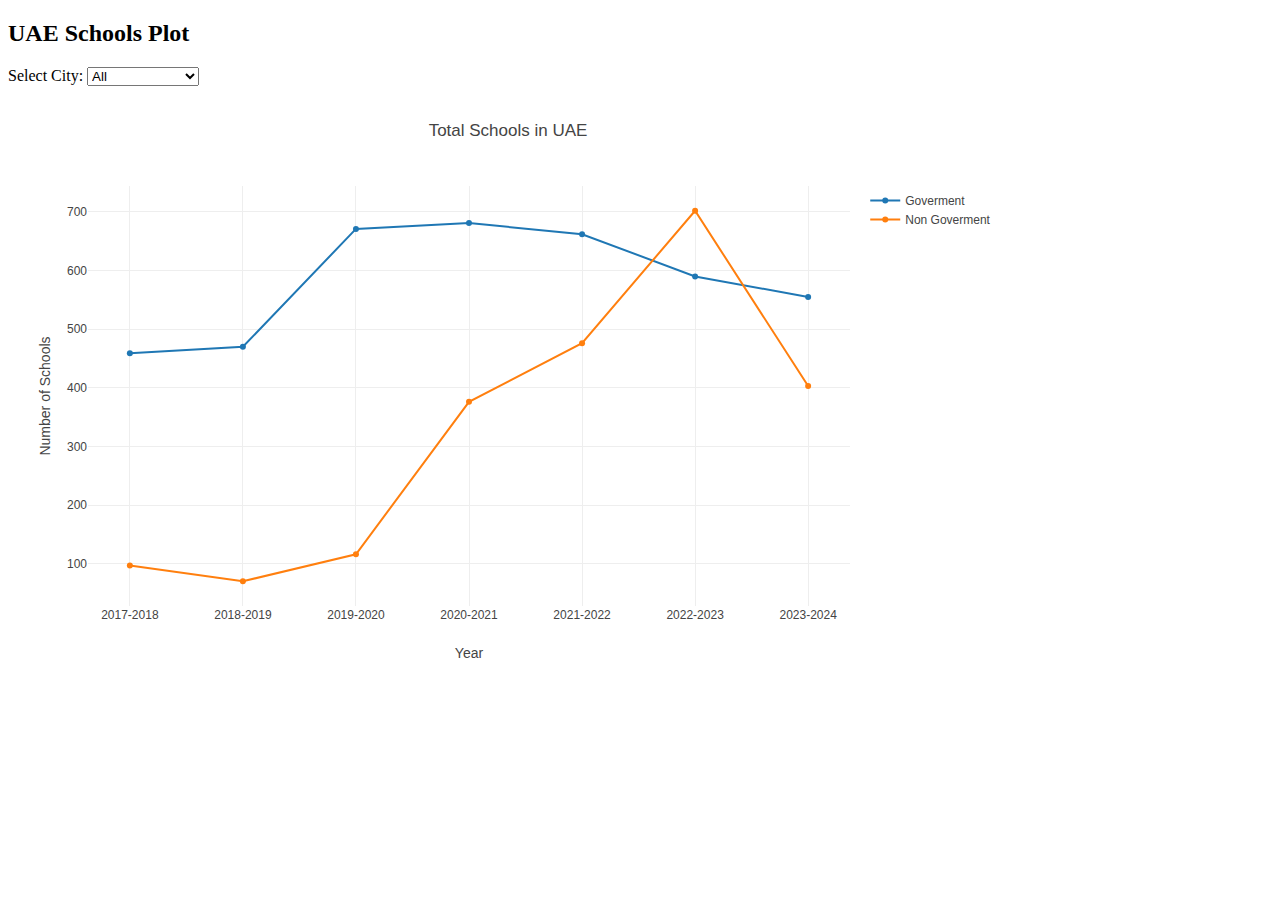
<file: UAE_NumberOfSchools.html>
<!DOCTYPE html>
<html>
<head>
  <meta charset="UTF-8">
  <title>UAE Schools Plot</title>
  <script src="https://cdn.plot.ly/plotly-latest.min.js"></script>
</head>
<body>
  <h2>UAE Schools Plot</h2>
  <label for="city">Select City:</label>
  <select id="city" onchange="updatePlot()">
    <option value="All">All</option>
  </select>

  <div id="plot" style="width:100%;max-width:1000px;height:600px;"></div>

  <script>
    // Embedded CSV data from final_plot_data.csv
    const csvText = `Year,Type,City,Total
2017-2018,Goverment,Abu Dhabi,3
2017-2018,Goverment,Ajman,36
2017-2018,Goverment,Dubai,144
2017-2018,Goverment,Fujairah,57
2017-2018,Goverment,Ras Alkhaimah,84
2017-2018,Goverment,Sharjah,116
2017-2018,Goverment,Umm Alquwain,19
2017-2018,Non Goverment,Ajman,17
2017-2018,Non Goverment,Dubai,19
2017-2018,Non Goverment,Fujairah,1
2017-2018,Non Goverment,Ras Alkhaimah,25
2017-2018,Non Goverment,Sharjah,32
2017-2018,Non Goverment,Umm Alquwain,3
2018-2019,Goverment,Abu Dhabi,17
2018-2019,Goverment,Ajman,39
2018-2019,Goverment,Dubai,143
2018-2019,Goverment,Fujairah,56
2018-2019,Goverment,Ras Alkhaimah,80
2018-2019,Goverment,Sharjah,114
2018-2019,Goverment,Umm Alquwain,21
2018-2019,Non Goverment,Ajman,19
2018-2019,Non Goverment,Dubai,20
2018-2019,Non Goverment,Fujairah,1
2018-2019,Non Goverment,Ras Alkhaimah,17
2018-2019,Non Goverment,Sharjah,10
2018-2019,Non Goverment,Umm Alquwain,3
2019-2020,Goverment,Abu Dhabi,246
2019-2020,Goverment,Ajman,36
2019-2020,Goverment,Dubai,135
2019-2020,Goverment,Fujairah,55
2019-2020,Goverment,Ras Alkhaimah,78
2019-2020,Goverment,Sharjah,104
2019-2020,Goverment,Umm Alquwain,17
2019-2020,Non Goverment,Ajman,20
2019-2020,Non Goverment,Dubai,61
2019-2020,Non Goverment,Fujairah,2
2019-2020,Non Goverment,Ras Alkhaimah,29
2019-2020,Non Goverment,Umm Alquwain,4
2020-2021,Goverment,Abu Dhabi,257
2020-2021,Goverment,Ajman,37
2020-2021,Goverment,Dubai,134
2020-2021,Goverment,Fujairah,55
2020-2021,Goverment,Ras Alkhaimah,77
2020-2021,Goverment,Sharjah,104
2020-2021,Goverment,Umm Alquwain,17
2020-2021,Non Goverment,Abu Dhabi,227
2020-2021,Non Goverment,Ajman,44
2020-2021,Non Goverment,Dubai,51
2020-2021,Non Goverment,Fujairah,16
2020-2021,Non Goverment,Ras Alkhaimah,31
2020-2021,Non Goverment,Umm Alquwain,7
2021-2022,Goverment,Abu Dhabi,243
2021-2022,Goverment,Ajman,37
2021-2022,Goverment,Dubai,129
2021-2022,Goverment,Fujairah,55
2021-2022,Goverment,Ras Alkhaimah,77
2021-2022,Goverment,Sharjah,104
2021-2022,Goverment,Umm Alquwain,17
2021-2022,Non Goverment,Abu Dhabi,240
2021-2022,Non Goverment,Ajman,42
2021-2022,Non Goverment,Dubai,25
2021-2022,Non Goverment,Fujairah,15
2021-2022,Non Goverment,Ras Alkhaimah,31
2021-2022,Non Goverment,Sharjah,116
2021-2022,Non Goverment,Umm Alquwain,7
2022-2023,Goverment,Abu Dhabi,234
2022-2023,Goverment,Ajman,38
2022-2023,Goverment,Dubai,65
2022-2023,Goverment,Fujairah,55
2022-2023,Goverment,Ras Alkhaimah,75
2022-2023,Goverment,Sharjah,105
2022-2023,Goverment,Umm Alquwain,18
2022-2023,Non Goverment,Abu Dhabi,247
2022-2023,Non Goverment,Ajman,43
2022-2023,Non Goverment,Dubai,221
2022-2023,Non Goverment,Fujairah,17
2022-2023,Non Goverment,Ras Alkhaimah,36
2022-2023,Non Goverment,Sharjah,130
2022-2023,Non Goverment,Umm Alquwain,8
2023-2024,Goverment,Abu Dhabi,229
2023-2024,Goverment,Ajman,37
2023-2024,Goverment,Dubai,54
2023-2024,Goverment,Fujairah,48
2023-2024,Goverment,Ras Alkhaimah,70
2023-2024,Goverment,Sharjah,100
2023-2024,Goverment,Umm Alquwain,17
2023-2024,Non Goverment,Abu Dhabi,251
2023-2024,Non Goverment,Ajman,45
2023-2024,Non Goverment,Dubai,14
2023-2024,Non Goverment,Fujairah,17
2023-2024,Non Goverment,Ras Alkhaimah,35
2023-2024,Non Goverment,Sharjah,33
2023-2024,Non Goverment,Umm Alquwain,8`;

    const rows = csvText.trim().split("\n").map(row => row.split(","));
    const headers = rows[0];
    const content = rows.slice(1);
    const data = [];
    const cities = new Set();

    content.forEach(r => {
      const obj = {};
      headers.forEach((h, i) => obj[h] = r[i]);
      cities.add(obj["City"]);
      data.push(obj);
    });

    function populateCities() {
      const cityDropdown = document.getElementById("city");
      [...cities].sort().forEach(city => {
        const option = document.createElement("option");
        option.value = city;
        option.text = city;
        cityDropdown.add(option);
      });
    }

   function updatePlot() {
  const selectedCity = document.getElementById("city").value;
  let filtered = data;

  if (selectedCity !== "All") {
    filtered = data.filter(row => row["City"] === selectedCity);
  }

  const grouped = {};

  filtered.forEach(row => {
    const year = row["Year"];
    const type = row["Type"];
    const total = +row["Total"];
    
    if (selectedCity === "All") {
      // Group and sum by year and type
      if (!grouped[type]) grouped[type] = {};
      if (!grouped[type][year]) grouped[type][year] = 0;
      grouped[type][year] += total;
    } else {
      // For a single city, plot directly
      if (!grouped[type]) grouped[type] = { x: [], y: [], name: type };
      grouped[type].x.push(year);
      grouped[type].y.push(total);
    }
  });

  let traces;

  if (selectedCity === "All") {
    traces = Object.keys(grouped).map(type => {
      const yearTotals = grouped[type];
      const years = Object.keys(yearTotals).sort();
      return {
        x: years,
        y: years.map(y => yearTotals[y]),
        name: type
      };
    });
  } else {
    traces = Object.values(grouped);
  }

  Plotly.newPlot("plot", traces, {
    title: `Total Schools ${selectedCity === "All" ? "in UAE" : "in " + selectedCity}`,
    xaxis: { title: "Year" },
    yaxis: { title: "Number of Schools" }
  });
}

    populateCities();
    updatePlot();
  </script>
</body>
</html>
</file>
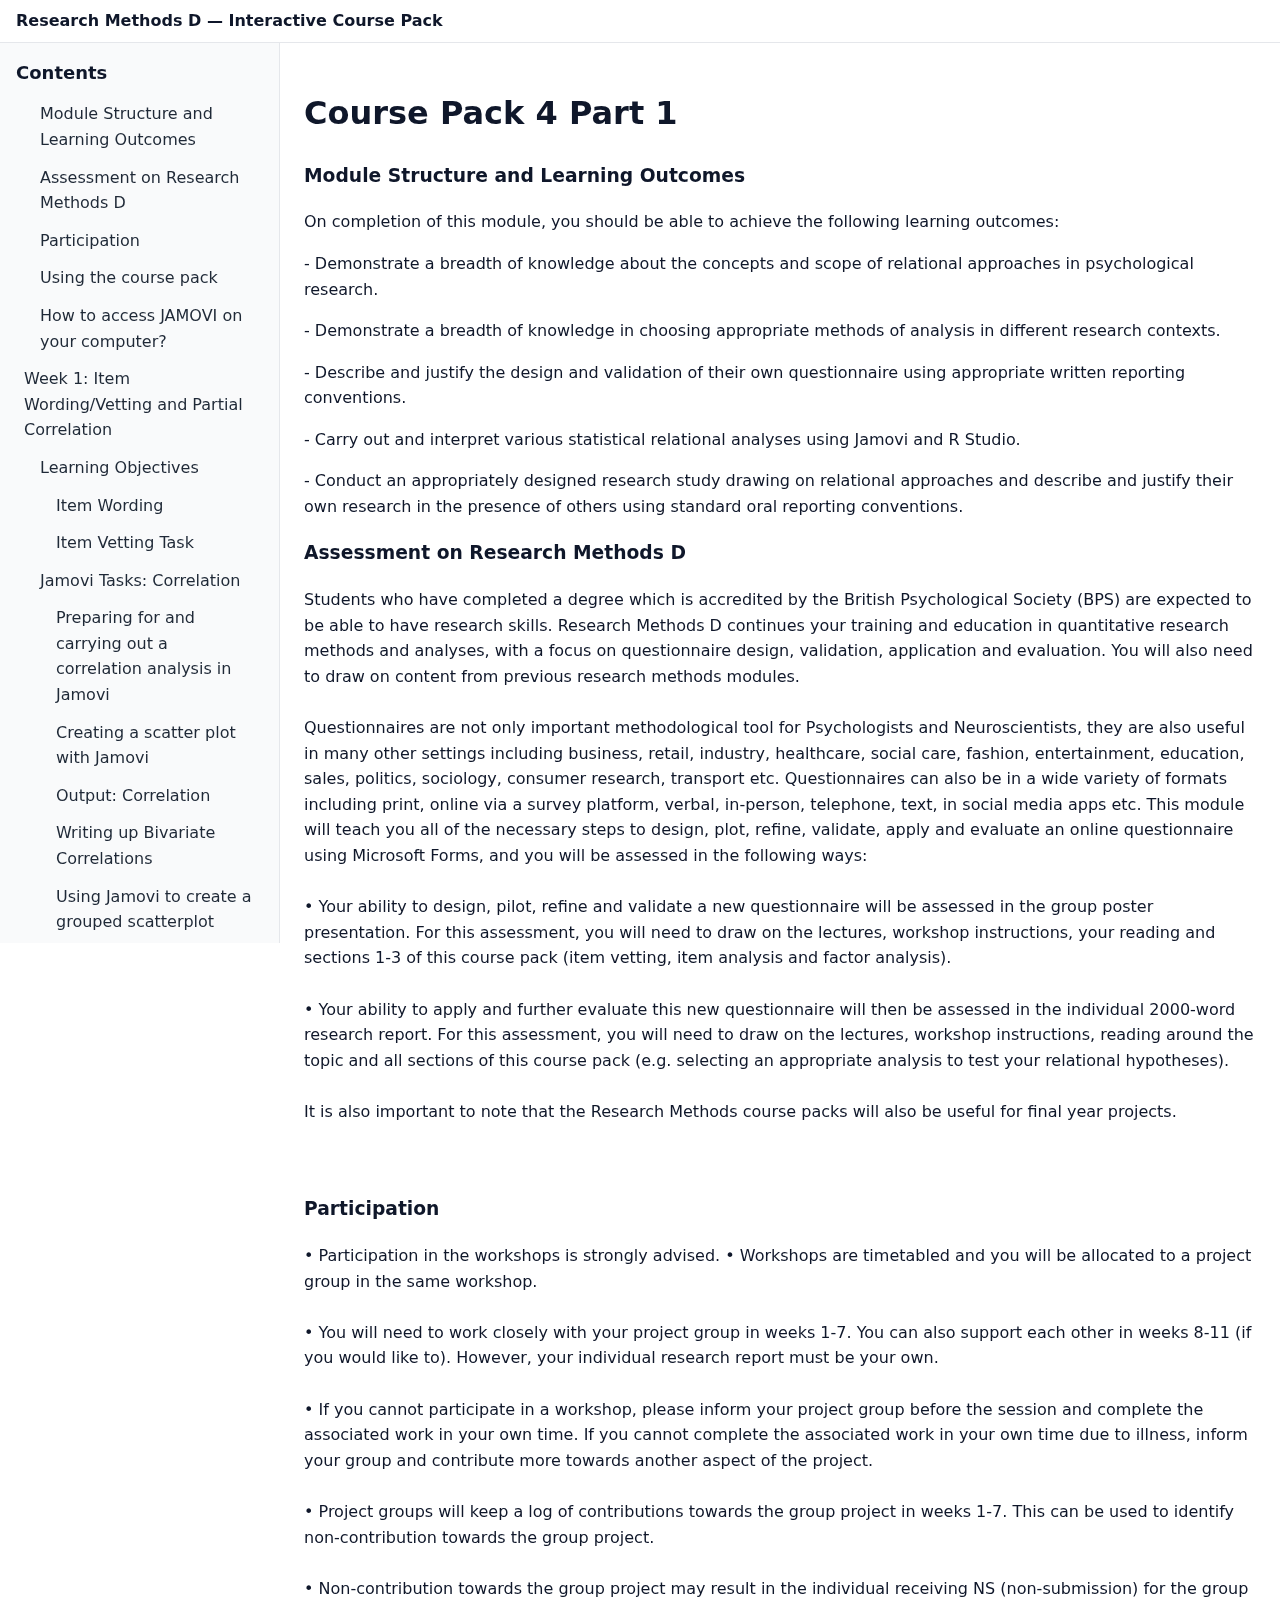
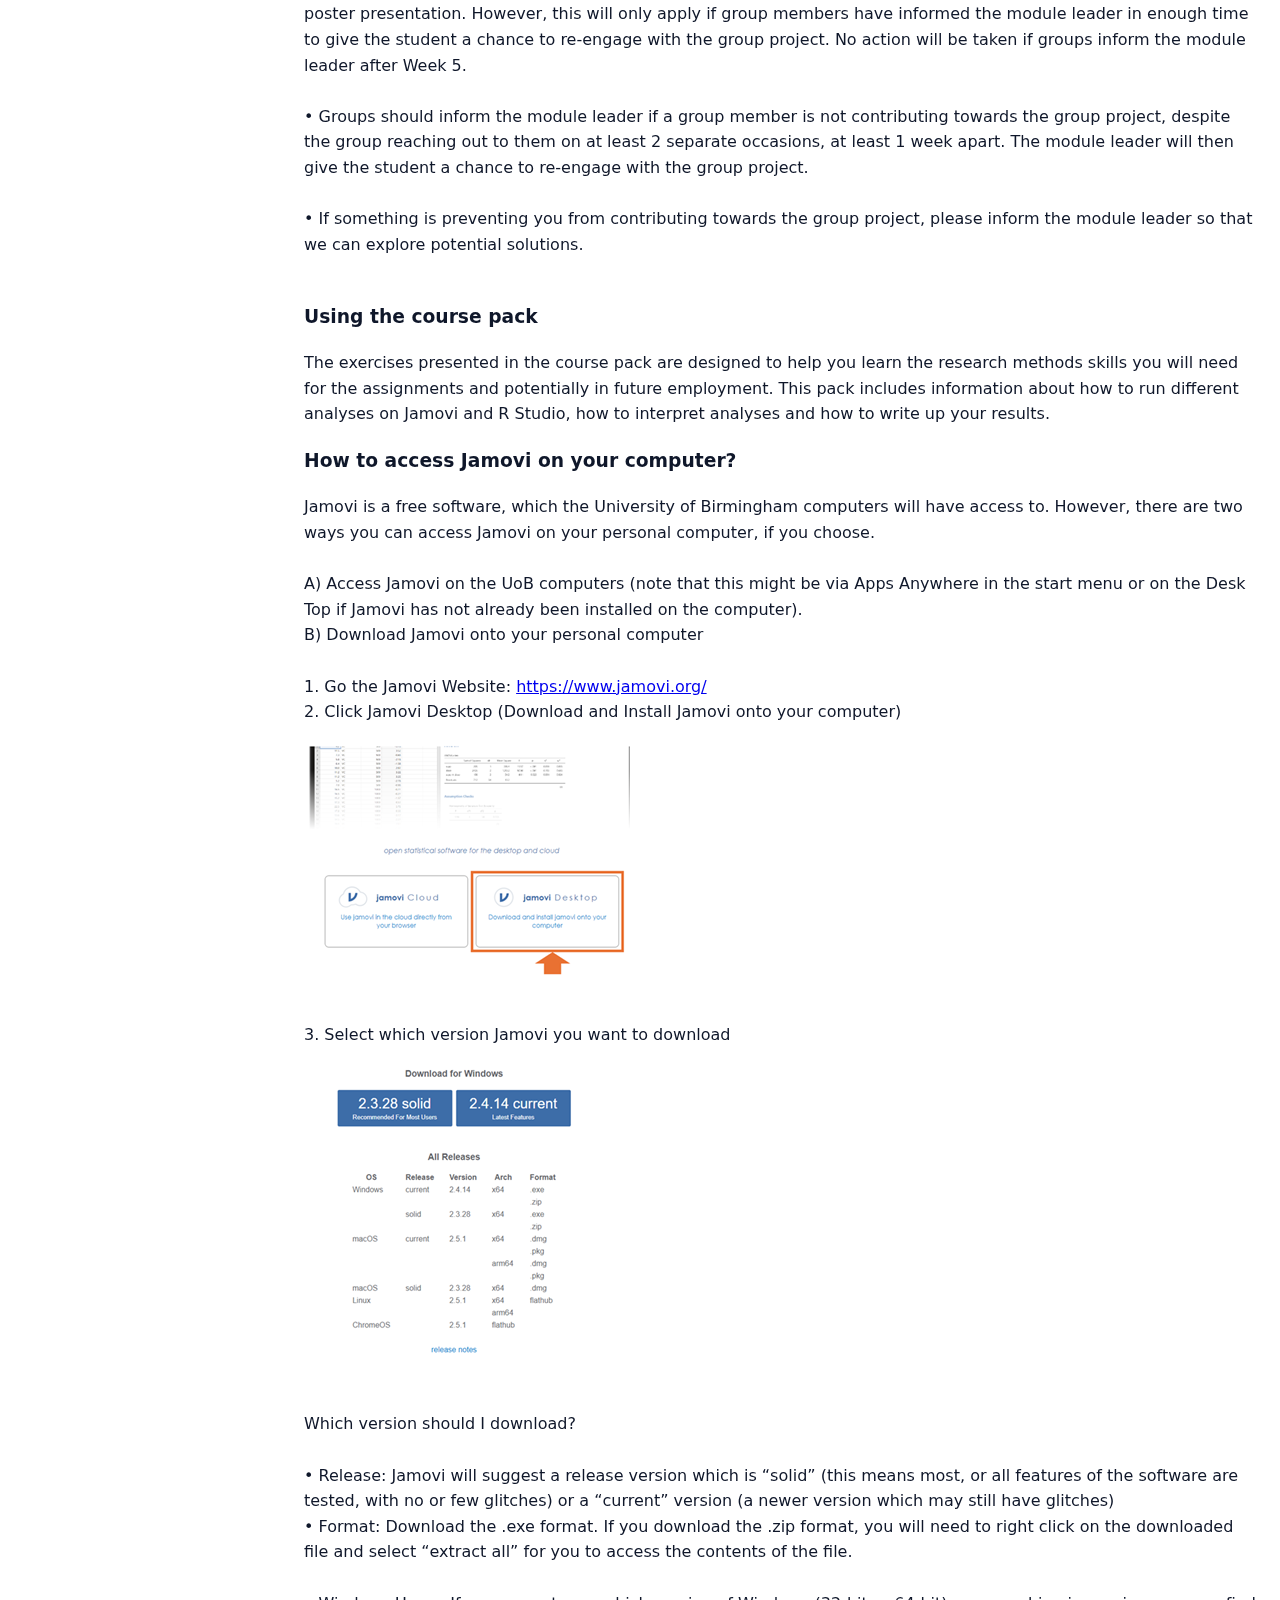
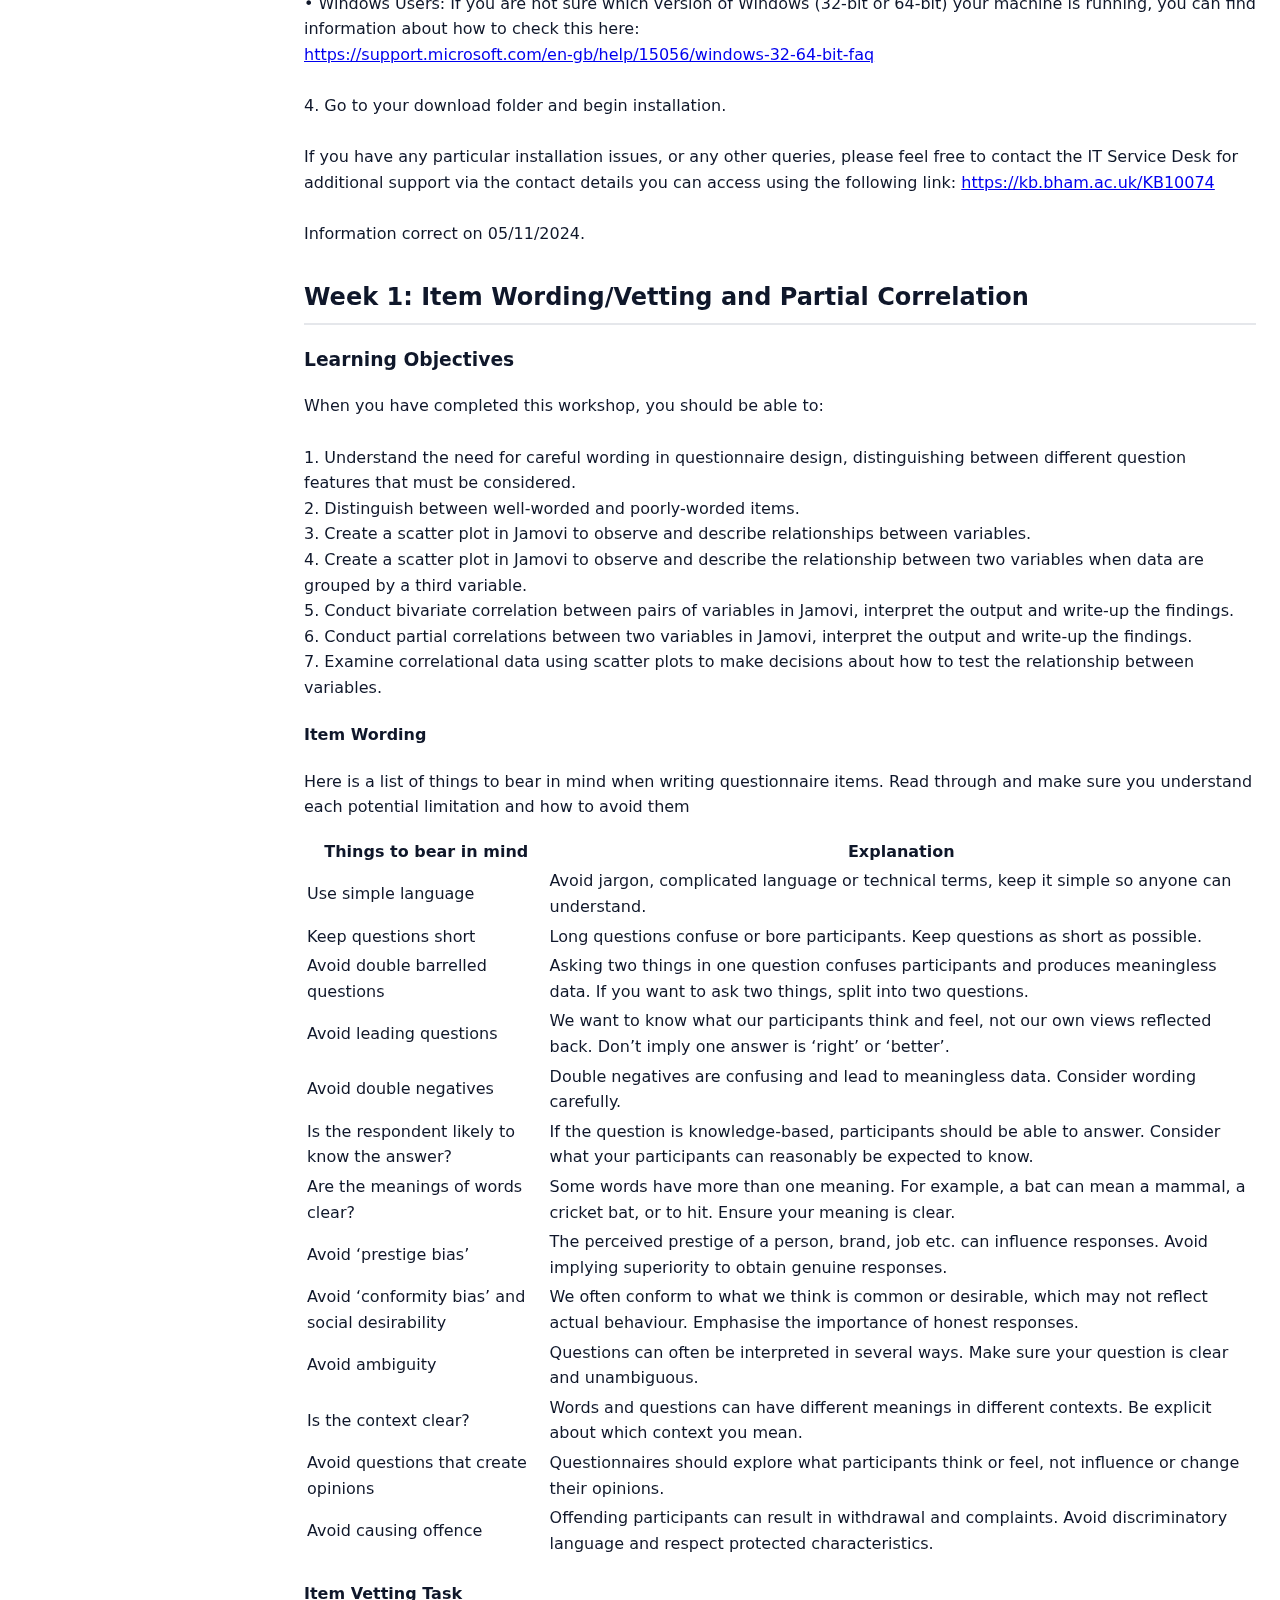
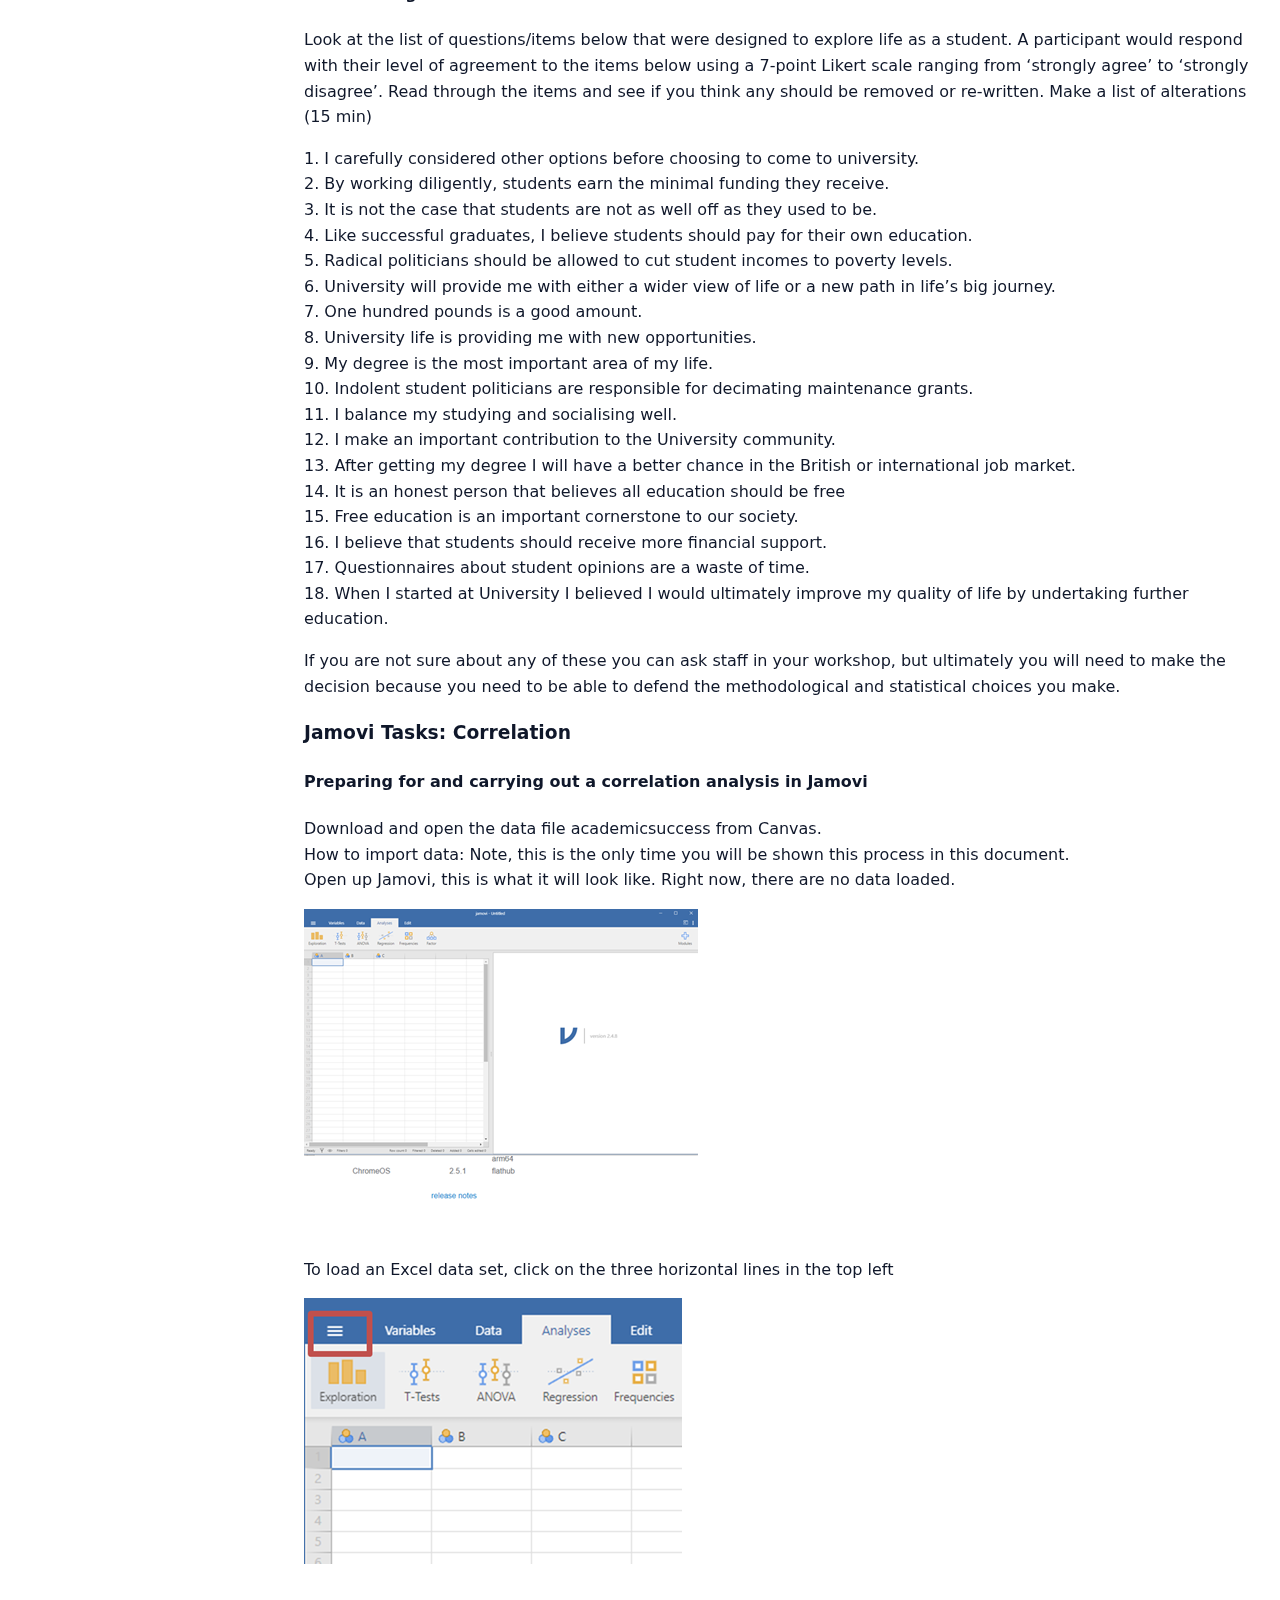
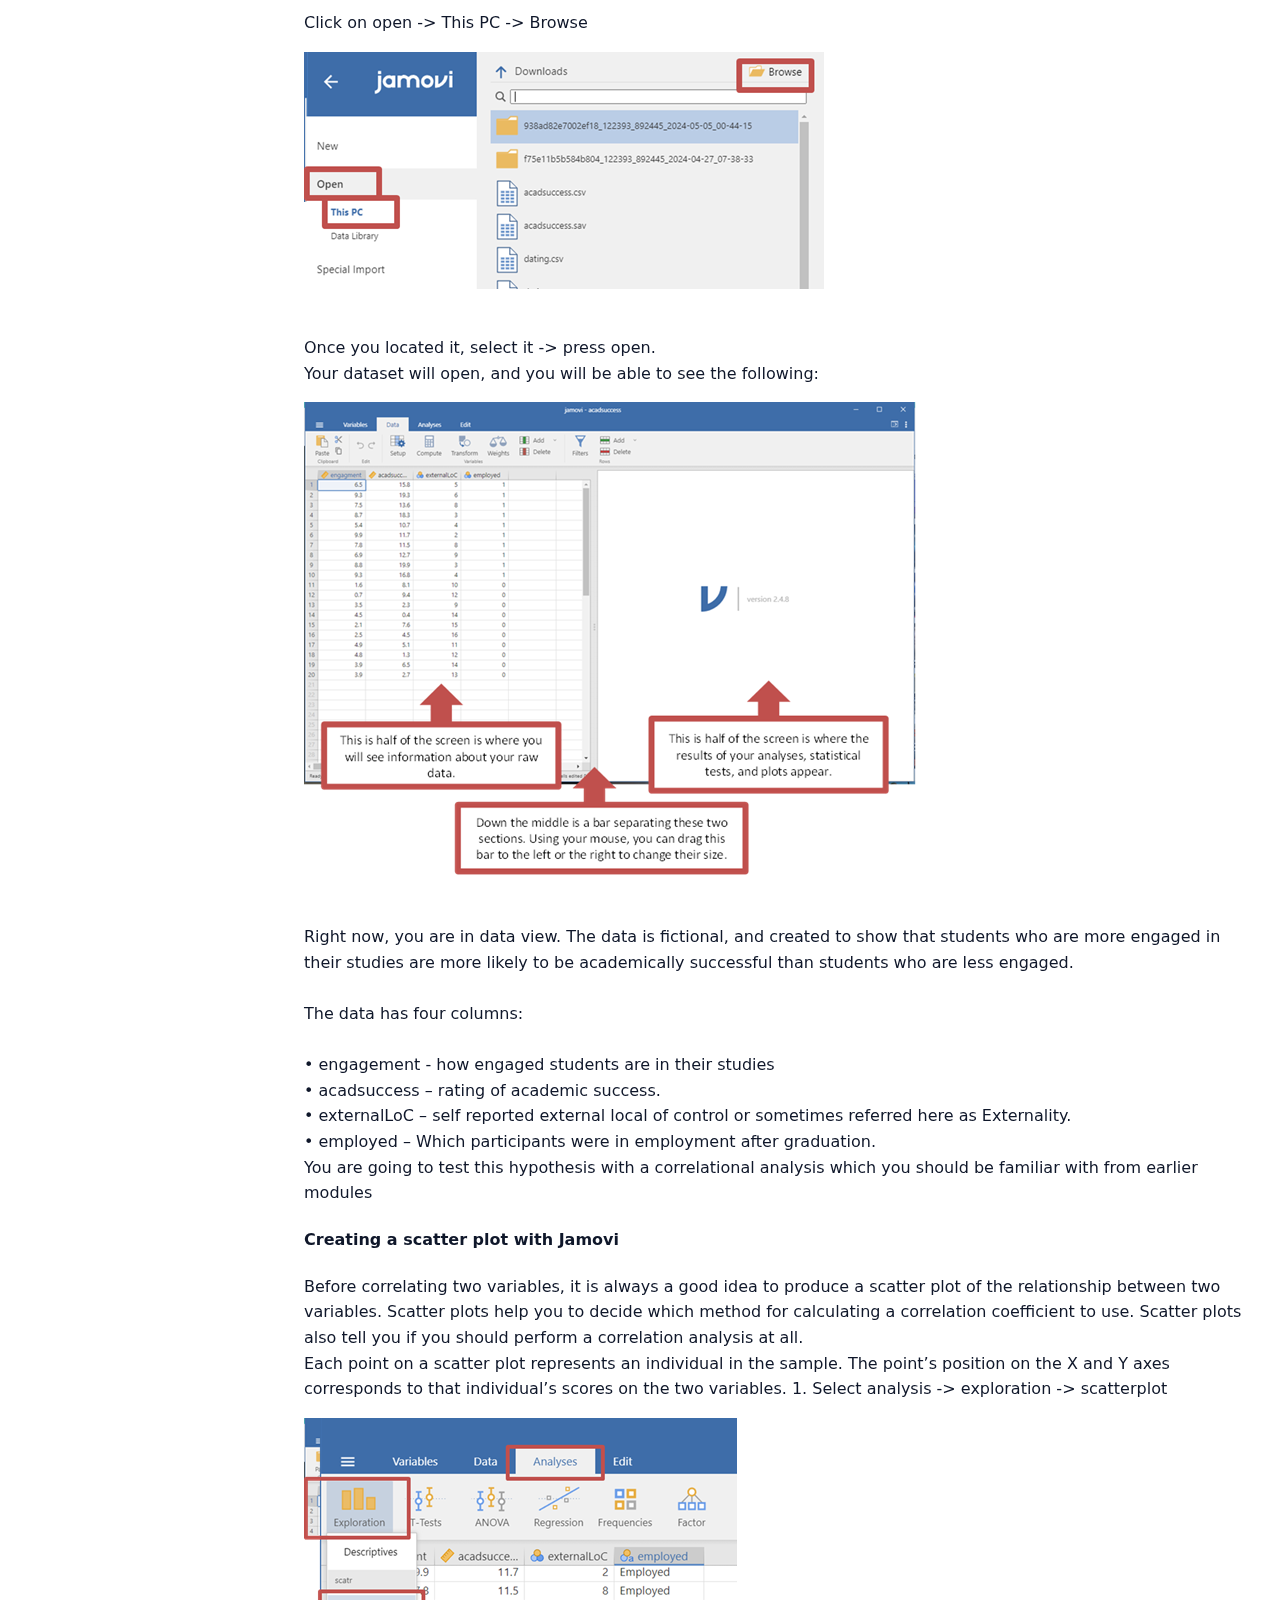
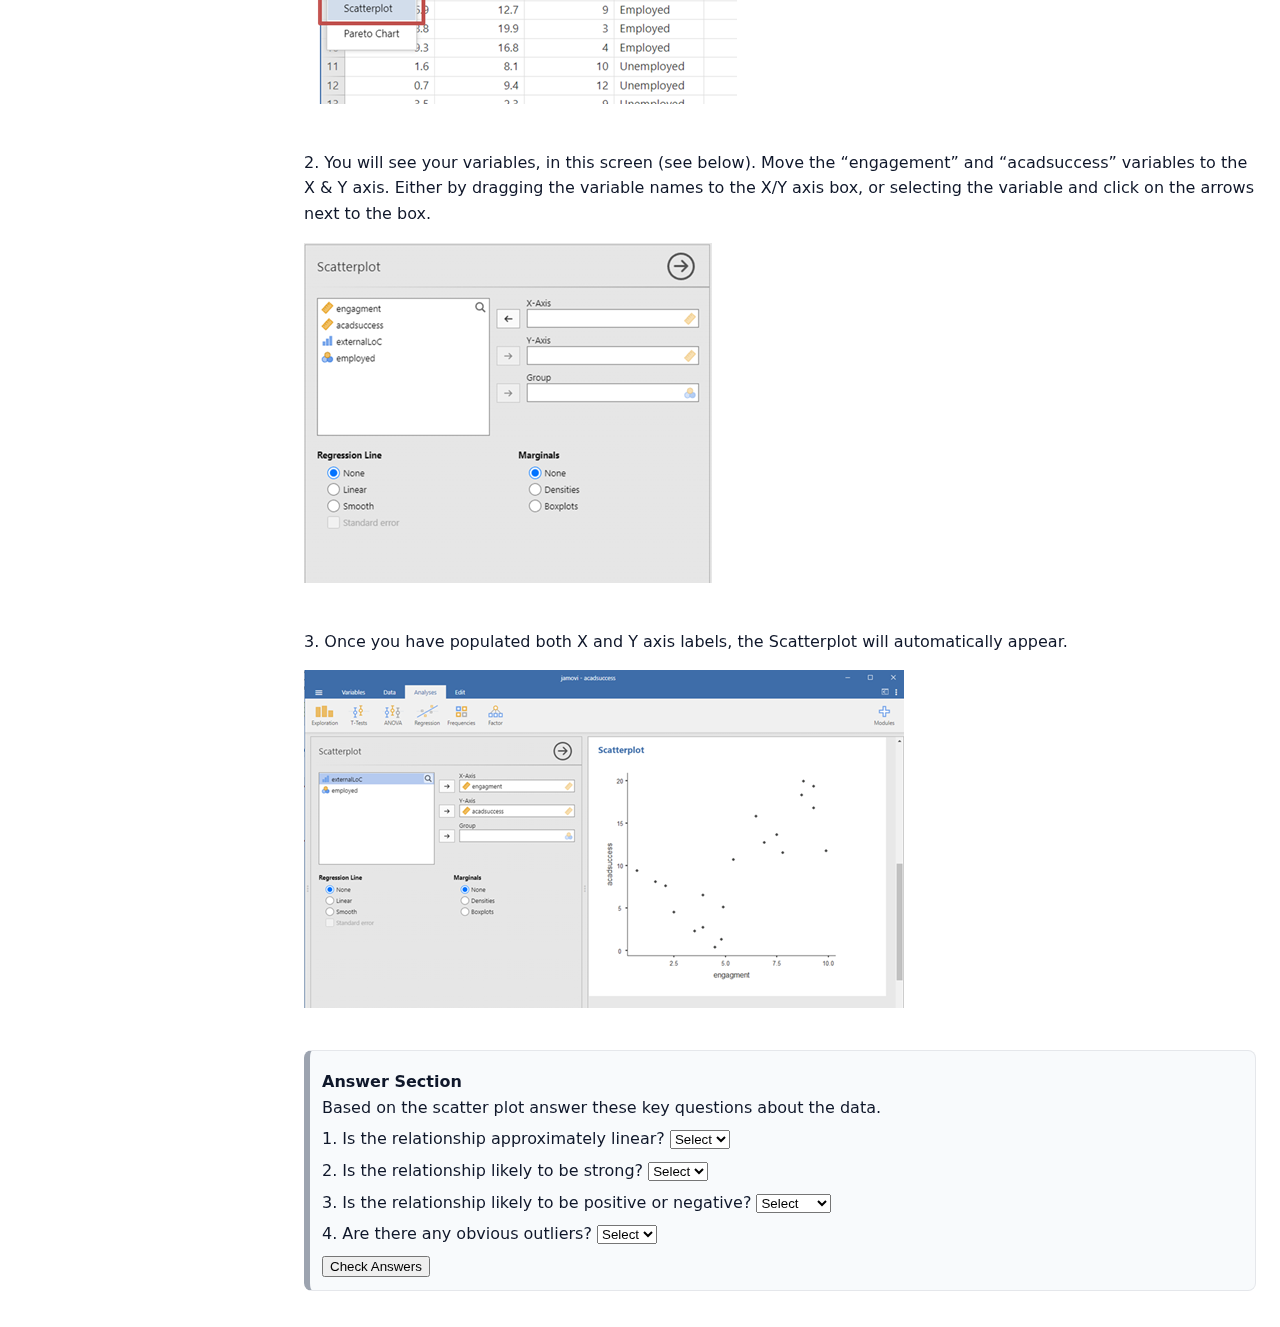
<file: Files/RMD_Coursepack_2025_Interactive_v2.html>
<!doctype html>
<html lang="en">
<head>
<meta charset="utf-8" />
<meta name="viewport" content="width=device-width, initial-scale=1" />
<title>Research Methods D — Interactive Course Pack</title>
<style>
:root{--ok:#16a34a;--bad:#dc2626}
*{box-sizing:border-box}
body{margin:0;font-family:system-ui,Segoe UI,Roboto,Helvetica,Arial,sans-serif;line-height:1.6;color:#0f172a;background:#fff}
.layout{display:grid;grid-template-columns:280px 1fr;min-height:100vh}
.sidebar{position:sticky;top:0;align-self:start;height:100vh;overflow:auto;border-right:1px solid #e5e7eb;background:#f9fafb;padding:16px}
.sidebar h1{font-size:18px;margin:0 0 8px}
.sidebar .toc-link{display:block;text-decoration:none;color:#1f2937;padding:6px 8px;border-radius:6px}
.sidebar .toc-link:hover{background:#e5e7eb}
.main{padding:24px;max-width:1100px}
main h2{margin-top:32px;border-bottom:2px solid #e5e7eb;padding-bottom:6px}
.exercise{border:1px solid #e5e7eb;border-left:6px solid #9ca3af;background:#f8fafc;padding:12px;margin:12px 0;border-radius:8px}
.exercise.correct{border-left-color:var(--ok);background:#ecfdf5}
.exercise.incorrect{border-left-color:var(--bad);background:#fef2f2}
.ex-line{margin:6px 0}
.blank-input{display:inline-block;min-width:140px;padding:6px 8px;margin:0 4px;border:2px solid #cbd5e1;border-radius:6px;font-size:0.95rem}
.blank-input.correct{border-color:var(--ok);background:#ecfdf5}
.blank-input.incorrect{border-color:var(--bad);background:#fef2f2}
.topbar{position:sticky;top:0;background:#ffffffd9;backdrop-filter:saturate(1.2) blur(8px);border-bottom:1px solid #e5e7eb;padding:8px 16px;z-index:10;display:flex;gap:8px;align-items:center}
.topbar .btn{padding:6px 10px;border:1px solid #cbd5e1;background:#fff;border-radius:6px;cursor:pointer}
.topbar .btn.primary{background:#2563eb;color:#fff;border-color:#2563eb}
.img-note{font-size:.9rem;color:#475569;background:#eef2ff;border:1px dashed #94a3b8;padding:6px 8px;border-radius:6px}
</style>
</head>
<body>
<div class="topbar">
  <strong>Research Methods D — Interactive Course Pack</strong>
<!-- 
 <span style="flex:1"></span>
  <button id="btn-set" class="btn">Set-Answer Mode</button>
  <button id="btn-export" class="btn">Export Answer Key</button>
  <button id="btn-import" class="btn">Import Answer Key</button>
  <input id="file-import" type="file" accept="application/json" /> -->
</div>
<div class="layout">
  <nav class="sidebar">
    <h1>Contents</h1>
    <a href="#h3-1" class="toc-link level-3" style="margin-left:16px">Module Structure and Learning Outcomes</a>
<a href="#h3-2" class="toc-link level-3" style="margin-left:16px">Assessment on Research Methods D</a>
<a href="#h3-3" class="toc-link level-3" style="margin-left:16px">Participation</a>
<a href="#h3-4" class="toc-link level-3" style="margin-left:16px">Using the course pack</a>
<a href="#h3-5" class="toc-link level-3" style="margin-left:16px">How to access JAMOVI on your computer?</a>
<a href="#h2-1" class="toc-link level-2" style="margin-left:0px">Week 1: Item Wording/Vetting and Partial Correlation</a>
<a href="#h3-6" class="toc-link level-3" style="margin-left:16px">Learning Objectives</a>
<a href="#h4-1" class="toc-link level-4" style="margin-left:32px">Item Wording</a>
<a href="#h4-2" class="toc-link level-4" style="margin-left:32px">Item Vetting Task</a>
<a href="#h3-7" class="toc-link level-3" style="margin-left:16px">Jamovi Tasks: Correlation</a>
<a href="#h4-3" class="toc-link level-4" style="margin-left:32px">Preparing for and carrying out a correlation analysis in Jamovi</a>
<a href="#h4-4" class="toc-link level-4" style="margin-left:32px">Creating a scatter plot with Jamovi</a>
<a href="#h4-5" class="toc-link level-4" style="margin-left:32px">Output: Correlation</a>
<a href="#h4-6" class="toc-link level-4" style="margin-left:32px">Writing up Bivariate Correlations</a>
<a href="#h4-7" class="toc-link level-4" style="margin-left:32px">Using Jamovi to create a grouped scatterplot</a>
<a href="#h4-8" class="toc-link level-4" style="margin-left:32px">Using Jamovi to carry out partial correlations</a>
<a href="#h4-9" class="toc-link level-4" style="margin-left:32px">Calculating the degrees of freedom for partial correlations</a>
<a href="#h4-10" class="toc-link level-4" style="margin-left:32px">Writing up Partial Correlations</a>
<a href="#h4-11" class="toc-link level-4" style="margin-left:32px">Using Jamovi to Carry out Multiple Correlations</a>
<a href="#h4-12" class="toc-link level-4" style="margin-left:32px">Different correlation coefficients: Running speed and heart rate</a>

    <p class="footer-note">Default correct answer is <b>999</b>. Use Set-Answer Mode to override and Export/Import the key.</p>
  </nav>
  <main class="main">
    <!-- Note about images -->
<h1> Course Pack 4 Part 1 </h1>

<h3 id="h3-1">Module Structure and Learning Outcomes</h3>
<p>On completion of this module, you should be able to achieve the following learning outcomes:</p>
<p>- Demonstrate a breadth of knowledge about the concepts and scope of relational approaches in psychological research.</p>
<p>- Demonstrate a breadth of knowledge in choosing appropriate methods of analysis in different research contexts.</p>
<p>- Describe and justify the design and validation of their own questionnaire using appropriate written reporting conventions.</p>
<p>- Carry out and interpret various statistical relational analyses using Jamovi and R Studio.</p>
<p>- Conduct an appropriately designed research study drawing on relational approaches and describe and justify their own research in the presence of others using standard oral reporting conventions.</p>

<h3 id="h3-2">Assessment on Research Methods D</h3>
<p>Students who have completed a degree which is accredited by the British Psychological Society (BPS) are expected to be able to have research skills. Research Methods D continues your training and education in quantitative research methods and analyses, with a focus on questionnaire design, validation, application and evaluation. You will also need to draw on content from previous research methods modules.<br><br>

Questionnaires are not only important methodological tool for Psychologists and Neuroscientists, they are also useful in many other settings including business, retail, industry, healthcare, social care, fashion, entertainment, education, sales, politics, sociology, consumer research, transport etc. Questionnaires can also be in a wide variety of formats including print, online via a survey platform, verbal, in-person, telephone, text, in social media apps etc. This module will teach you all of the necessary steps to design, plot, refine, validate, apply and evaluate an online questionnaire using Microsoft Forms, and you will be assessed in the following ways:<br> <br>

•	Your ability to design, pilot, refine and validate a new questionnaire will be assessed in the group poster presentation. For this assessment, you will need to draw on the lectures, workshop instructions, your reading and sections 1-3 of this course pack (item vetting, item analysis and factor analysis). <br><br>
•	Your ability to apply and further evaluate this new questionnaire will then be assessed in the individual 2000-word research report. For this assessment, you will need to draw on the lectures, workshop instructions, reading around the topic and all sections of this course pack (e.g. selecting an appropriate analysis to test your relational hypotheses).<br><br>

It is also important to note that the Research Methods course packs will also be useful for final year projects.  <br><br><br></p>

<h3 id="h3-3">Participation</h3>
<p> •	Participation in the workshops is strongly advised. 
•	Workshops are timetabled and you will be allocated to a project group in the same workshop.<br><br>
•	You will need to work closely with your project group in weeks 1-7. You can also support each other in weeks 8-11 (if you would like to). However, your individual research report must be your own.  <br><br>
•	If you cannot participate in a workshop, please inform your project group before the session and complete the associated work in your own time. If you cannot complete the associated work in your own time due to illness, inform your group and contribute more towards another aspect of the project. <br><br>
•	Project groups will keep a log of contributions towards the group project in weeks 1-7. This can be used to identify non-contribution towards the group project.<br><br>
•	Non-contribution towards the group project may result in the individual receiving NS (non-submission) for the group poster presentation. However, this will only apply if group members have informed the module leader in enough time to give the student a chance to re-engage with the group project. No action will be taken if groups inform the module leader after Week 5. <br><br>
•	Groups should inform the module leader if a group member is not contributing towards the group project, despite the group reaching out to them on at least 2 separate occasions, at least 1 week apart. The module leader will then give the student a chance to re-engage with the group project. <br><br>
•	If something is preventing you from contributing towards the group project, please inform the module leader so that we can explore potential solutions. <br><br> 
</p>

<h3 id="h3-4">Using the course pack</h3>
<p>The exercises presented in the course pack are designed to help you learn the research methods skills you will need for the assignments and potentially in future employment. This pack includes information about how to run different analyses on Jamovi and R Studio, how to interpret analyses and how to write up your results.</p>

<h3 id="h3-5">How to access Jamovi on your computer?</h3>

<p>Jamovi is a free software, which the University of Birmingham computers will have access to. However, there are two ways you can access Jamovi on your personal computer, if you choose.<br><br>

A)	Access Jamovi on the UoB computers (note that this might be via Apps Anywhere in the start menu or on the Desk Top if Jamovi has not already been installed on the computer).<br>
B)	Download Jamovi onto your personal computer<br><br>

1.	Go the Jamovi Website: <a href="https://www.jamovi.org/">https://www.jamovi.org/</a> <br>
2.	Click Jamovi Desktop (Download and Install Jamovi onto your computer)</p>

<img alt="image" src="Images/Image_h3_5_1.png" align="center"  style="padding:0 30px 30px 0;">

<p>3.	Select which version Jamovi you want to download</p>
<img alt="image" src="Images/Image_h3_5_2.png" align="center"  style="padding:0 30px 30px 0;">

<p>Which version should I download?<br><br>
•	Release: Jamovi will suggest a release version which is “solid” (this means most, or all features of the software are tested, with no or few glitches) or a “current” version (a newer version which may still have glitches)<br>
•	Format: Download the .exe format. If you download the .zip format, you will need to right click on the downloaded file and select “extract all” for you to access the contents of the file. <br><br>
•	Windows Users: If you are not sure which version of Windows (32-bit or 64-bit) your machine is running, you can find information about how to check this here:<br>
 <a  href="https://support.microsoft.com/en-gb/help/15056/windows-32-64-bit-faq" >https://support.microsoft.com/en-gb/help/15056/windows-32-64-bit-faq</a><br><br>

4.	Go to your download folder and begin installation.<br><br>

If you have any particular installation issues, or any other queries, please feel free to contact the IT Service Desk for additional support via the contact details you can access using the following link: 
<a href="https://kb.bham.ac.uk/KB10074" > https://kb.bham.ac.uk/KB10074 </a><br><br>

Information correct on 05/11/2024.</p>

<h2 id="h2-1">Week 1: Item Wording/Vetting and Partial Correlation</h2>
<h3 id="h3-6">Learning Objectives</h3>
<p>When you have completed this workshop, you should be able to:<br><br>
1.	Understand the need for careful wording in questionnaire design, distinguishing between different question features that must be considered. <br>
2.	Distinguish between well-worded and poorly-worded items.<br>
3.	Create a scatter plot in Jamovi to observe and describe relationships between variables.<br>
4.	Create a scatter plot in Jamovi to observe and describe the relationship between two variables when data are grouped by a third variable.<br>
5.	Conduct bivariate correlation between pairs of variables in Jamovi, interpret the output and write-up the findings.<br>
6.	Conduct partial correlations between two variables in Jamovi, interpret the output and write-up the findings.<br>
7.	Examine correlational data using scatter plots to make decisions about how to test the relationship between variables.<br>
</p>

<h4 id="h4-1">Item Wording</h4>
<p>Here is a list of things to bear in mind when writing questionnaire items. Read through and make sure you understand each potential limitation and how to avoid them</p>


  <table>
    <thead>
      <tr>
        <th>Things to bear in mind</th>
        <th>Explanation</th>
      </tr>
    </thead>
    <tbody>
      <tr>
        <td>Use simple language</td>
        <td>Avoid jargon, complicated language or technical terms, keep it simple so anyone can understand.</td>
      </tr>
      <tr>
        <td>Keep questions short</td>
        <td>Long questions confuse or bore participants. Keep questions as short as possible.</td>
      </tr>
      <tr>
        <td>Avoid double barrelled questions</td>
        <td>Asking two things in one question confuses participants and produces meaningless data. If you want to ask two things, split into two questions.</td>
      </tr>
      <tr>
        <td>Avoid leading questions</td>
        <td>We want to know what our participants think and feel, not our own views reflected back. Don’t imply one answer is ‘right’ or ‘better’.</td>
      </tr>
      <tr>
        <td>Avoid double negatives</td>
        <td>Double negatives are confusing and lead to meaningless data. Consider wording carefully.</td>
      </tr>
      <tr>
        <td>Is the respondent likely to know the answer?</td>
        <td>If the question is knowledge-based, participants should be able to answer. Consider what your participants can reasonably be expected to know.</td>
      </tr>
      <tr>
        <td>Are the meanings of words clear?</td>
        <td>Some words have more than one meaning. For example, a bat can mean a mammal, a cricket bat, or to hit. Ensure your meaning is clear.</td>
      </tr>
      <tr>
        <td>Avoid ‘prestige bias’</td>
        <td>The perceived prestige of a person, brand, job etc. can influence responses. Avoid implying superiority to obtain genuine responses.</td>
      </tr>
      <tr>
        <td>Avoid ‘conformity bias’ and social desirability</td>
        <td>We often conform to what we think is common or desirable, which may not reflect actual behaviour. Emphasise the importance of honest responses.</td>
      </tr>
      <tr>
        <td>Avoid ambiguity</td>
        <td>Questions can often be interpreted in several ways. Make sure your question is clear and unambiguous.</td>
      </tr>
      <tr>
        <td>Is the context clear?</td>
        <td>Words and questions can have different meanings in different contexts. Be explicit about which context you mean.</td>
      </tr>
      <tr>
        <td>Avoid questions that create opinions</td>
        <td>Questionnaires should explore what participants think or feel, not influence or change their opinions.</td>
      </tr>
      <tr>
        <td>Avoid causing offence</td>
        <td>Offending participants can result in withdrawal and complaints. Avoid discriminatory language and respect protected characteristics.</td>
      </tr>
    </tbody>
  </table>


<h4 id="h4-2">Item Vetting Task</h4>
<p>Look at the list of questions/items below that were designed to explore life as a student. A participant would respond with their level of agreement to the items below using a 7-point Likert scale ranging from ‘strongly agree’ to ‘strongly disagree’. Read through the items and see if you think any should be removed or re-written. Make a list of alterations (15 min)</p>
<p>1.	I carefully considered other options before choosing to come to university.<br>
2.	By working diligently, students earn the minimal funding they receive.<br>
3.	It is not the case that students are not as well off as they used to be.<br>
4.	Like successful graduates, I believe students should pay for their own education.<br>
5.	Radical politicians should be allowed to cut student incomes to poverty levels.<br>
6.	University will provide me with either a wider view of life or a new path in life’s big journey.<br>
7.	One hundred pounds is a good amount.<br>
8.	University life is providing me with new opportunities.<br>
9.	My degree is the most important area of my life.<br>
10.	Indolent student politicians are responsible for decimating maintenance grants.<br>
11.	I balance my studying and socialising well.<br>
12.	I make an important contribution to the University community.<br>
13.	After getting my degree I will have a better chance in the British or international job market.<br>
14.	It is an honest person that believes all education should be free<br>
15.	Free education is an important cornerstone to our society.<br>
16.	I believe that students should receive more financial support.<br>
17.	Questionnaires about student opinions are a waste of time.<br>
18.	When I started at University I believed I would ultimately improve my quality of life by undertaking further education.<br>
</p>

<p>If you are not sure about any of these you can ask staff in your workshop, but ultimately you will need to make the decision because you need to be able to defend the methodological and statistical choices you make.
</p>



<h3 id="h3-7">Jamovi Tasks: Correlation</h3>
<h4 id="h4-3"> Preparing for and carrying out a correlation analysis in Jamovi</h4>
<p>
Download and open the data file academicsuccess from Canvas. <br>
How to import data: Note, this is the only time you will be shown this process in this document. <br>
Open up Jamovi, this is what it will look like. Right now, there are no data loaded. 
</p>

<img alt="image" src="Images/Image_h3_7_1.png" align="center"  style="padding:0 30px 30px 0;">

<p>To load an Excel data set, click on the three horizontal lines in the top left</p>
<img alt="image" src="Images/Image_h3_7_2.png" align="center"  style="padding:0 30px 30px 0;">

<p>Click on open -> This PC -> Browse</p>
<img alt="image" src="Images/Image_h3_7_3.png" align="center"  style="padding:0 30px 30px 0;">

<p>Once you located it, select it -> press open.<br>

Your dataset will open, and you will be able to see the following:
</p>
<img alt="image" src="Images/Image_h3_7_4.png" align="center"  style="padding:0 30px 30px 0;">

<p>Right now, you are in data view. The data is fictional, and created to show that students who are more engaged in their studies are more likely to be academically successful than students who are less engaged. <br><br>

The data has four columns:<br><br>

•	engagement - how engaged students are in their studies<br>
•	acadsuccess – rating of academic success.<br>
•	externalLoC – self reported external local of control or sometimes referred here as Externality.<br>
•	employed – Which participants were in employment after graduation.<br>

You are going to test this hypothesis with a correlational analysis which you should be familiar with from earlier modules

</p>


<h4 id="h4-4">Creating a scatter plot with Jamovi</h4>

<p>Before correlating two variables, it is always a good idea to produce a scatter plot of the relationship between two variables. Scatter plots help you to decide which method for calculating a correlation coefficient to use. Scatter plots also tell you if you should perform a correlation analysis at all. <br>

Each point on a scatter plot represents an individual in the sample. The point’s position on the X and Y axes corresponds to that individual’s scores on the two variables.

1.	Select analysis -> exploration -> scatterplot<br>
</p>
<img alt="image" src="Images/Image_h3_7_5.png" align="center"  style="padding:0 30px 30px 0;">

<p>2.	You will see your variables, in this screen (see below). Move the “engagement” and “acadsuccess” variables to the X & Y axis. Either by dragging the variable names to the X/Y axis box, or selecting the variable and click on the arrows next to the box. 
</p>
<img alt="image" src="Images/Image_h3_7_6.png" align="center"  style="padding:0 30px 30px 0;">

<p>3.	Once you have populated both X and Y axis labels, the Scatterplot will automatically appear. 
</p>
<img alt="image" src="Images/Image_h3_7_7.png" align="center"  style="padding:0 30px 30px 0;">

<div class="exercise">
  <div class="ex-line">
    <strong>Answer Section</strong><br/>
    Based on the scatter plot answer these key questions about the data.
  </div>

  <div class="ex-line">
    1. Is the relationship approximately linear?
    <select class="dropdown-input" data-qid="q1" aria-label="Answer 1">
      <option value="">Select</option>
      <option value="Yes">Yes</option>
      <option value="No">No</option>
    </select>
  </div>

  <div class="ex-line">
    2. Is the relationship likely to be strong?
    <select class="dropdown-input" data-qid="q2" aria-label="Answer 2">
      <option value="">Select</option>
      <option value="Yes">Yes</option>
      <option value="No">No</option>
    </select>
  </div>

  <div class="ex-line">
    3. Is the relationship likely to be positive or negative?
    <select class="dropdown-input" data-qid="q3" aria-label="Answer 3">
      <option value="">Select</option>
      <option value="Positive">Positive</option>
      <option value="Negative">Negative</option>
    </select>
  </div>

  <div class="ex-line">
    4. Are there any obvious outliers?
    <select class="dropdown-input" data-qid="q4" aria-label="Answer 4">
      <option value="">Select</option>
      <option value="Yes">Yes</option>
      <option value="No">No</option>
    </select>
  </div>

  <button onclick="checkAnswers()">Check Answers</button>
</div>




<!--
<div class="exercise">
<div class="ex-line"><strong>Answer Section</strong><br/>Based on the scatter plot answer these key questions about the data.</div>
<div class="ex-line">1. Is the relationship approximately linear? <input class="blank-input" data-qid="q1" aria-label="Answer 1" /></div>
<div class="ex-line">2. Is the relationship likely to be strong? <input class="blank-input" data-qid="q1" aria-label="Answer 1" /></div>
<div class="ex-line">3. Is the relationship likely to be positive or negative? <input class="blank-input" data-qid="q1" aria-label="Answer 1" /></div>
<div class="ex-line">4. Are there any obvious outliers? <input class="blank-input" data-qid="q1" aria-label="Answer 1" /></div>
</div>
-->


</div>
  </main>
</div>


<script>
  function checkAnswers() {
    const correctAnswers = ["Yes", "No", "Positive", "No"];
    const dropdowns = document.querySelectorAll(".dropdown-input");

    dropdowns.forEach((dropdown, index) => {
      const selected = dropdown.value;
      if (selected === correctAnswers[index]) {
        dropdown.style.backgroundColor = "lightgreen";
      } else {
        dropdown.style.backgroundColor = "lightcoral";
      }
    });
  }
</script>





<!--<script>


// Default answer for ALL inputs unless overridden:
const DEFAULT_ANSWER = '999';

// Instructor tool state
let answerKey = {}; // can be extended later via Set-Answer Mode

const norm = v => (v||'').toString().trim().toLowerCase().replace(/\s+/g,' ');

// Assign IDs
const inputs = [...document.querySelectorAll('input.blank-input')];
inputs.forEach((inp,i)=>{ if(!inp.dataset.qid){inp.dataset.qid = 'q'+(i+1);} });

function evaluateBox(box){
  const bl = [...box.querySelectorAll('input.blank-input')];
  if(bl.length===0){box.classList.remove('correct','incorrect');return}
  let any = false, allCorrect = true;
  bl.forEach(inp=>{
    const id = inp.dataset.qid;
    const key = (answerKey[id]!==undefined && answerKey[id]!==null && String(answerKey[id]).length) ? answerKey[id] : DEFAULT_ANSWER;
    const val = inp.value;
    inp.classList.remove('correct','incorrect');
    if(val){
      any = true;
      if(norm(val)===norm(key)){
        inp.classList.add('correct');
      } else {
        inp.classList.add('incorrect');
        allCorrect = false;
      }
    } else {
      allCorrect = false;
    }
  });
  box.classList.remove('correct','incorrect');
  if(any){ box.classList.add(allCorrect ? 'correct' : 'incorrect'); }
}

function wireInputs(){
  const boxes = [...document.querySelectorAll('.exercise')];
  boxes.forEach(box=>{
    box.querySelectorAll('input.blank-input').forEach(inp=>{
      inp.addEventListener('input', ()=>evaluateBox(box));
      inp.addEventListener('blur', ()=>evaluateBox(box));
    });
    evaluateBox(box);
  });
}
wireInputs();

// ---- Instructor utilities ----
let setMode=false;
const btnSet = document.getElementById('btn-set');
const btnExport = document.getElementById('btn-export');
const btnImport = document.getElementById('btn-import');
const fileImport = document.getElementById('file-import');

btnSet.addEventListener('click', ()=>{
  setMode = !setMode;
  btnSet.classList.toggle('primary', setMode);
  btnSet.textContent = setMode ? 'Exit Set-Answer Mode' : 'Set-Answer Mode';
  document.querySelector('.footer-note').textContent = setMode ? 'Set-Answer Mode ON: type the correct answer into a field and press Ctrl+Enter to save. Default remains 999 if not set.' : 'Default correct answer is 999. Use Set-Answer Mode to override and Export/Import the key.';
});

document.addEventListener('keydown', (e)=>{
  if(setMode && e.key==='Enter' && e.ctrlKey){
    const el = document.activeElement;
    if(el && el.classList.contains('blank-input')){
      answerKey[el.dataset.qid] = el.value;
      evaluateBox(el.closest('.exercise'));
    }
  }
});

btnExport.addEventListener('click', ()=>{
  const data = JSON.stringify(answerKey, null, 2);
  const blob = new Blob([data], {type:'application/json'});
  const url = URL.createObjectURL(blob);
  const a = document.createElement('a');
  a.href = url; a.download = 'rmd_answer_key.json'; a.click();
  URL.revokeObjectURL(url);
});

btnImport.addEventListener('click', ()=> fileImport.click());
fileImport.addEventListener('change', (e)=>{
  const f = e.target.files[0]; if(!f) return;
  const r = new FileReader();
  r.onload = () => {
    try{ answerKey = JSON.parse(r.result); wireInputs(); alert('Answer key loaded.'); }
    catch(err){ alert('Invalid JSON file.'); }
  };
  r.readAsText(f);
});
</script>
</body>
</html>
</file>
<file: css/style.css>
﻿/* General stylesa
 **************************************************/
@font-face {
	font-family: 'Open Sans', sans-serif;
	font-style: normal;
	font-weight: 300;
}

@font-face {
	font-family: 'Open Sans', sans-serif;
	font-style: normal;
	font-weight: 400;
}

@font-face {
	font-family: 'Open Sans', sans-serif;
	font-style: normal;
	font-weight: 900;
}

@font-face {
	font-family: 'Open Sans', sans-serif;
	font-style: italic;
	font-weight: 400;
}

body {
	font-size: 16px;
	font-family: 'Open Sans', sans-serif;
	font-weight: 400;
	background: #4D4D4D;
}

a,a:hover,a:focus {
	text-decoration: none;
	outline: 0;
}

h1,h2,h3,h4,h5,h6,.h1,.h2,.h3,.h4,.h5,.h6 {
	font-family: 'Open Sans', sans-serif;
	font-weight: 300;
}

/* mobile menu
 **************************************************/
.mobilemenu {
	position: fixed;
	top: 0px;
	left: 0;
	right: 0;
	z-index: 1002;
	font-size: 30px;
	padding: 2px 10px;
	background: #2b2b2b;
	display: block;
	width: 50px;
	height: 50px;
	color: #fff;
	display: none;
}

.mobilemenu:hover,.mobilemenu:focus {
	color: #fff;
}

/* language bar
*************************************************************************/



#rightlinks a {
    float: right;
    margin-right: 10px;
    padding: 10px 5px;
    background-color:#00293C;
    color: #fefefe;
}

#rightlinks a:hover {
    color: black;
    background-color: white;
}


/* layout
 **************************************************/
#main-nav {
	text-align: left;
	vertical-align: top;
	-webkit-user-select: none;
	-moz-user-select: none;
	-ms-user-select: none;
	user-select: none;
	width: 250px;
	background: #2b2b2b;
	position: absolute;
	left: 0;
	top: 0;
	bottom: 45px;
	overflow: hidden;
}

#main {
	position: absolute;
	left: 250px;
	right: 0;
	top: 0;
	bottom: 0;
	background: #fefefe;
	overflow: hidden;
}

.page {
	overflow: auto;
	position: absolute;
	top: 0;
	left: 2000px;
	bottom: 0;
	width: 95%; /* 85%; */
	background-color: #f7f7f7;
}

.home {
	left: 0px;
	z-index: 0;
	width: 100%;
}

#overlay {
	position: absolute;
	top: 0;
	left: 0px;
	bottom: 0;
	right: 0px;
	background-color: #000;
	-ms-filter: "progid:DXImageTransform.Microsoft.Alpha(Opacity=25)";
	filter: alpha(opacity=25);
	opacity: 0.25;
	display: none;
	z-index: 300;
	cursor: crosshair;
	cursor: url(../img/pointer.png), auto;
}

#runner {
	position: absolute;
	width: 30px;
	height: 20px;
	color: #fff;
	font-size: 20px;
	z-index: 2000;
}

.currentpage {
	-webkit-box-shadow: -2px 0 4px -2px rgba(0,0,0,.25);
	box-shadow: -2px 0 4px -2px rgba(0,0,0,.25);
}

/* sidebar
 **************************************************/
#nav-container {
	position: relative;
	padding-bottom: 75px;
	bottom: 0;
	height: 100%;
}

#profile {
	text-align: center;
	padding: 30px 10px;
	position: relative;
}

#profile .portrate {
	background-image: url(../img/personal/personal-image.jpg);
	width: 125px;
	margin: 0 auto;
	height: 125px;
	border-radius: 50%;

	-webkit-background-size: cover;
	-moz-background-size: cover;
	background-size: cover;
}

#profile .title h2 {
	font-size: 28px;
	font-weight: 300;
	color: #fff;
	margin: 20px 0 10px 0;
}

#profile .title h3 {
	font-size: 18px;
	font-weight: 300;
	color: #aaa;
	margin: 0px 0 10px 0;
}

ul#navigation {
	padding: 0;
	margin: 0;
}

ul#navigation li {
	display: block;
	float: none;
	clear: both;
	background: #303030;
	border-top: 1px solid #373737;
	border-bottom: 1px solid #2B2B2B;

	-webkit-transition: background 0.5s;
	-moz-transition: background 0.5s;
	-o-transition: background 0.5s;
	-ms-transition: background 0.5s;
	transition: background 0.5s;
}

ul#navigation li a {
	color: #ccc;
	font-size: 14px;
}

ul#navigation li:hover,ul#navigation li:focus {
	background: #363636;
}

ul#navigation li:hover a,ul#navigation li:focus a {
	color: #f7f7f7;
}

ul#navigation .currentmenu {
	font-weight: bold;
}

ul#navigation li.currentmenu a {
	color: #fff;
}

/*ul#navigation li.external:hover .icon, ul#navigation li.currentmenu .icon{
	color: #03cc85;
}*/

ul#navigation li.currentmenu {
	background: #363636;
	border-top: 1px solid #3d3d3d;
	border-bottom: 1px solid #252525;
}


ul#navigation li .text {
	padding-left: 5%;
	margin-left: 50px;
	line-height: 45px;

	-webkit-box-shadow: -3px 0 5px -4px #000;
	box-shadow: -3px 0 5px -4px #000;
}

ul#navigation li .icon {
	float: left;
	line-height: 45px;
	width: 50px;
	text-align: center;
	font-size: 20px;
}

.social-icons {
	position: absolute;
	bottom: 0;
	left: 0;
	width: 100%;
	background: #2b2b2b; /* #202020;*/
	/* border-top: 1px solid #1A1A1A; */
	width: 250px;
	z-index: 2;
	height: 45px;
}

.social-icons ul {
	padding: 0;
	margin: 0;
	list-style: none;
}

.social-icons li {
	float: left;
	width: 33%;
	padding: 10px;
	text-align: center;
}

.social-icons a {
	color: #ccc;
}

.social-icons a:hover,.social-icons a:focus {
	color: #fff;
}

.social-icons i {
	font-size: 16px;
}

/* page specifics
 **************************************************/
.page-container {
	position: relative;
}

.pageheader {
	background: #f3f3f3;
	position: relative;
	padding: 60px 0 45px 0;
}

.pageheader:after {
	top: 100%;
	border: solid transparent;
	content: " ";
	height: 0;
	width: 0;
	position: absolute;
	pointer-events: none;
	border-color: rgba(8, 4, 13, 0);
	border-top-color: #f3f3f3;
	border-width: 30px;
	left: 50%;
	margin-left: -30px;
	z-index: 1;
}

.headercontent .title {
	font-size: 50px;
	margin-bottom: 25px;
	border-bottom: 1px solid #ccc;
	padding: 0 0 20px 0;
}

.headercontent .subtitle {
	border-bottom: 1px solid #ccc;
	margin: 0 0 10px 0;
	padding: 5px 0;
}

.headercontent .subtitle h3 {
	margin: 0;
	padding: 0;
}

.page .section {
	padding: 70px 0;
	position: relative;
}

.section-container {
	padding: 0 10%;
}

.color-1 {
	background: #fcfcfc;
}

.color-2 {
	background: #f7f7f7;
}

.color-3 {
	background: #2c2c2d;
	color: #fff;
}

.color-4 {
	background: #000;
}

.section .title {
	border-bottom: 1px solid #ccc;
	margin: 0 0 30px 0;
	padding: 20px 0;
}

.section .title h3 {
	padding: 0;
	margin: 0;
	font-size: 26px;
}


.biothumb{position: relative;}
.biothumb .overlay{
	position: absolute;
	width: 100%;
	color:#fff;
	bottom: 0;
	background-color: black;
	background-color: rgba(0,0,0,0.5);
	padding:5px;
}
.biothumb .overlay h1{
	font-size: 45px;
}


/*************************************************
 *  uls
 **************************************************/
.ul-bolded li {
	font-weight: bold;
}

.ul-boxed li {
	padding: 7px;
	background-color: #FdFdFd;
	margin-bottom: 10px;
	-webkit-box-shadow: 0px 3px 3px -3px #ccc;
	box-shadow: 0px 3px 3px -3px #ccc;
	border-radius: 2px;
	border-left: 5px solid;
}

/* ul-card
 **************************************************/
ul.ul-card {
	padding: 0;
	margin: 0;
	list-style: none;
}

ul.ul-card li {
	position: relative;
	padding: 50px 15px 20px 15px;
	background-color: #fff;
	margin-bottom: 15px;
	-webkit-box-shadow: 0px 3px 3px -3px #ccc;
	box-shadow: 0px 3px 3px -3px #ccc;
	border-radius: 3px;
	margin-left: 10px;
	color: #333;
}

ul.ul-card li .dy {
	position: absolute;
	top: 10px;
	left: -10px;
	border-radius: 0px;
	padding: 0;
color: white;
}

ul.ul-card li .dy span {
	padding: 7px 10px;
	line-height: 30px;
	margin: 0;
}

/*ul.ul-card li .dy .degree {
	background-color: #03bb7a;
}*/

ul.ul-card li .dy .year {
	/*background-color: #03cc85;*/
	-webkit-box-shadow: -3px 0px 7px -3px rgba(68, 68, 68, 0.5);
	box-shadow: -3px 0px 7px -3px rgba(68, 68, 68, 0.5);
	margin-left: -3px !important;
}

ul.ul-card li .description p {
	font-size: 16px;
	margin: 0;
}

ul.ul-card li .description p.where {
	font-weight: 300;
	font-size: 14px;
}

/* ul-dates
 **************************************************/
ul.ul-dates,ul.ul-dates-gray {
	margin: 0;
	padding: 0;
	list-style: none;
}

ul.ul-dates li,ul.ul-dates-gray li {
	margin-bottom: 15px; /*margin-left:  20px;
	*/
}

ul.ul-dates div.dates,ul.ul-dates-gray div.dates {
	float: left;
	width: 75px;
}

ul.ul-dates div.dates span,ul.ul-dates-gray div.dates span {
	/*background-color: #03cc85;*/
	padding: 6px;
	display: block;
	text-align: center;
	color: #fff;
	position: relative;
}

ul.ul-dates-gray div.dates span {
	background-color: #BBBBBB;
}

/*ul.ul-dates div.dates span:last-child {
	background-color: #03bb7a;
}*/

ul.ul-dates-gray div.dates span:last-child {
	background-color: #979797;
}

ul.ul-dates-gray div.dates span:first-child,ul.ul-dates div.dates span:first-child {
	-webkit-box-shadow: 0px 2px 6px -3px rgba(68, 68, 68, 0.5);
	box-shadow: 0px 2px 6px -3px rgba(68, 68, 68, 0.5);
	z-index: 3;
	position: relative;
}

ul.ul-dates div.content,ul.ul-dates-gray div.content {
	margin-left: 90px;
	min-height: 70px;
	padding-top: 10px;
}

ul.ul-dates div.content h4,ul.ul-dates-gray div.content h4 {
	font-weight: 400;
	font-size: 16px;
	margin-top: 0;
}

ul.ul-dates div.content p,ul.ul-dates-gray div.content p {
	font-size: 13px;
}

/* ul-timeline
 **************************************************/
ul.timeline {
	border-left: 8px solid #FFF;
	list-style: none;
	padding: 1px 0;
	margin-left: 100px;
}

ul.timeline li .date {
	float: left;
	padding: 10px 15px 10px 10px;
	margin-top: 10px;
	margin-left: -115px;
	font-size: 15px;
	width: 110px;
	text-align: center;
	/*background: #03cc85;*/
	color: #fff;
}

/*ul.timeline li.open .data {
	background: #03bb7a;
}*/

ul.timeline li .circle {
	float: left;
	margin: 20px 0;
	margin-left: -14px;
	width: 20px;
	height: 20px;
	border: 4px solid #FFFFFF;
	border-radius: 50%;
	background-color: #d5d5d5;
}

ul.timeline li.open .circle {
	/*background-color: #03bb7a;*/
	-webkit-box-shadow: 0px 2px 6px -3px rgba(68, 68, 68, 0.5);
	box-shadow: 0px 2px 6px -3px rgba(68, 68, 68, 0.5);
}

ul.timeline li .data {
	background: #fdfdfd;
	margin: 10px 0px 10px 20px;
	border-left: 10px solid;
	padding: 18px 20px;
	font-size: 16px;

	-webkit-box-shadow: 0px 3px 3px -3px #ccc;
	box-shadow: 0px 3px 3px -3px #ccc;
	border-radius: 3px;
}

ul.timeline li.open .data {
	/*border-color: #03bb7a;*/
	background: #fff;
}

ul.timeline li .data .subject {
	cursor: pointer;
	color: #777;
	font-size: 18px;
}

ul.timeline li .data .text {
	display: none;
	margin-top: 15px;
	font-size: 14px;
}

/* ul-withdetails
 **************************************************/
.ul-withdetails {
	list-style: none;
	padding: 0;
}

.ul-withdetails li {
	background-color: #FdFdFd;
	margin-bottom: 15px;

	-webkit-box-shadow: 0px 3px 3px -3px #ccc;
	box-shadow: 0px 3px 3px -3px #ccc;
	border-radius: 3px;
}

.ul-withdetails li .image {
	position: relative;
	overflow: hidden;
}

.ul-withdetails li .imageoverlay {
	position: absolute;
	top: 0;
	left: -100%;
	width: 100%;
	height: 100%;
	/*background: #03cc85;*/
	cursor: pointer;
	-ms-filter: "progid:DXImageTransform.Microsoft.Alpha(Opacity=70)";
	filter: alpha(opacity=70);
	opacity: 0.7;
}

.ul-withdetails li .imageoverlay i {
	color: #fff;
	position: absolute;
	top: 40%;
	left: 45%;
	font-size: 30px;
}

.ul-withdetails li .meta {
	overflow: hidden;
	padding: 20px;
	cursor: pointer;
}

.ul-withdetails li .details {
	display: none;
	padding: 20px;
	background: #fff;

	-webkit-box-shadow: inset 0px 3px 5px -3px #ccc;
	box-shadow: inset 0px 3px 5px -3px #ccc;
}

/*************************************************
 * lab partnerts
 **************************************************/
#labp-heads-wrap {
	/*background-color: #03bb7a;*/
	position: relative;
	height: 180px; 
}

#labp-heads-wrap:after {
	top: 100%;
	border: solid transparent;
	content: " ";
	height: 0;
	width: 0;
	position: absolute;
	pointer-events: none;
	border-color: rgba(247, 103, 103, 0);
	/*border-top-color: #03bb7a;*/
	border-width: 15px;
	left: 50%;
	margin-left: -15px;
}

#lab-carousel {
	width: 100%;
	height: 200px;
	position: absolute;
	top: 0;
	left: 0;
}

#lab-carousel div {
	float: left;
	width: 100px;
	height: 100px;
}

#lab-carousel img {
	border: none;
	position: relative;

	-webkit-box-shadow: 0 0 10px #000;
	box-shadow: 0 0 10px #000;
}

.caroufredsel_wrapper {
	margin-top: -10px !important;
	padding-top: 20px !important;
	padding-bottom: 20px !important;
}

#labp-heads-wrap #next,#labp-heads-wrap #prev {
	position: absolute;
	top: 0;
	height: 100%;
	line-height: 180px;
	padding: 0 10px;
	color: #f7f7f7;
	font-size: 30px;
	z-index: 4;
}

#labp-heads-wrap #next {
	right: 0;
}

#labp-heads-wrap #prev {
	left: 0;
}

#labp-heads-wrap #prev.disabled,#labp-heads-wrap #next.disabled {
	color: #ccc;
	cursor: default;
}

#lab-details {
	background-color: #fff;
	padding: 20px;
	padding-top: 40px;
	text-align: center;
	min-height: 150px;

	-webkit-box-shadow: 0px 3px 3px -3px #ccc;
	box-shadow: 0px 3px 3px -3px #ccc;
	border-radius: 2px;
}

#lab-details div {
	display: none;
}

#lab-details h3 {
	margin-top: 0;
}

/* filter dropdowns
 **************************************************/
#filters,.filters,#pub-grid {
	padding: 20px 0 30px 0 !important;
}

#filters h3,.filters h3,div#sort {
	margin-top: 30px;
}

#sort span {
	line-height: 30px;
}

.stuck {
	position: fixed !important;
	z-index: 1001;
	top: 0;
	right: 0;

	-webkit-box-shadow: 0px 2px 4px 0px #cecece;
	box-shadow: 0px 2px 4px 0px #cecece;
}

.cd-dropdown,.cd-select {
	position: relative;
	margin: 20px auto;
	display: block;
}

.cd-dropdown > span {
	width: 100%;
	height: 40px;
	line-height: 40px;
	color: #999;
	font-weight: 700;
	font-size: 16px;
	background: #fff;
	display: block;
	padding: 0 10px 0 30px;
	position: relative;
	cursor: pointer;
}

.cd-dropdown > span:after {
	content: '';
	position: absolute;
	right: 0px;
	top: 0px;
	width: 50px;
	text-align: center;
	font-size: 12px;
	padding: 8px;
	height: 70%;
	line-height: 24px;
}

.cd-dropdown.cd-active > span:after {
	content: '';
}

.cd-dropdown ul {
	list-style-type: none;
	margin: 0;
	padding: 0;
	display: block;
	position: relative;
}

.cd-dropdown > span,.cd-dropdown ul li:nth-last-child(-n+3) span {
	-webkit-box-shadow: 0 1px 1px rgba(0,0,0,0.1);
	box-shadow: 0 1px 1px rgba(0,0,0,0.1);
}

.cd-dropdown ul {
	position: absolute;
	top: 0px;
	width: 100%;
}

.cd-dropdown ul li {
	position: absolute;
	width: 100%;
}

/*.cd-active.cd-dropdown > span {
	color: #03cc85;
}*/

.cd-active.cd-dropdown > span,.cd-active.cd-dropdown ul li span {
	-webkit-box-shadow: 0 1px 1px rgba(0,0,0,0.1);
	box-shadow: 0 1px 1px rgba(0,0,0,0.1);
}

.cd-active.cd-dropdown ul li span {
	-webkit-transition: all 0.2s linear 0s;
	-moz-transition: all 0.2s linear 0s;
	-o-transition: all 0.2s linear 0s;
	-ms-transition: all 0.2s linear 0s;
	transition: all 0.2s linear 0s;
}

.cd-active.cd-dropdown ul li span:hover {
	/*background: #03cc85;*/
	color: #fff;
}

.cd-dropdown ul li span {
	width: 100%;
	background: #fafafa;
	line-height: 40px;
	padding: 0 10px 0 30px;
	display: block;
	color: #bcbcbc;
	cursor: pointer;
	font-weight: 700;
}

/* publications
 **************************************************/
#pub-grid .mix {
	-ms-filter: "progid:DXImageTransform.Microsoft.Alpha(Opacity=0)";
	filter: alpha(opacity=0);
	opacity: 0;
	display: none;
}

.pitems .item {
	margin-bottom: 20px;
	width: 100%;
}

.pitems .pubmain {
	background: #fefefe;
	padding: 25px 25px 35px 25px;
	min-height: 130px;
	position: relative;

	-webkit-box-shadow: 0px 3px 3px -3px #ccc;
	box-shadow: 0px 3px 3px -3px #ccc;
	cursor: pointer;
}

.pitems .pubtitle {
	margin: 0;
	padding: 0 0 15px 0;
	font-size: 20px;
	font-weight: 300;
}

.pitems .pubmain div {
	font-size: small;
}

.pitems .pubmain .label {
	margin-right: 10px;
}

.pitems .pubmain .pubassets {
	position: absolute;
	bottom: 0;
	right: 0;
	background: #fafafa;
	text-align: center;
	border-top: 2px solid;
}

.pitems .pubmain .pubassets a {
	color: #9b9b9b;
	padding: 5px 15px;
	float: right;
	font-size: 18px;
}

.pitems .pubmain .pubassets a:hover,.pitems .pubmain .pubassets a:focus,.pitems .pubmain .pubassets a.pubcollapse {
	/*background: #03cc85;*/
	color: #fff;
}

.pitems .pubdetails {
	background: #fff;
	padding: 25px;
	display: none;
}

/* Gallery
 **************************************************/
#gallery-header {
	color: #f7f7f7;
}

#gallery-header h2 {
	font-size: 50px;
	text-align: center;
}

#gallery-large {
	background: #303030;
	padding-top: 20px;
}

ul.grid {
	max-width: 69em;
	list-style: none;
	margin: 30px auto;
	padding: 0;
}

ul.grid li {
	display: block;
	float: left;
	padding: 15px;
	width: 33%;
}

@media screen and (max-width: 900px) {
	ul.grid li {
	width: 50%;
}

}

@media screen and (max-width: 400px) {
	ul.grid li {
	width: 100%;
}

}

ul.grid li >div {
	-webkit-box-shadow: 0 0 8px -1px #000;
	box-shadow: 0 0 8px -1px #000;
	overflow: hidden;
	position: relative;
}

ul.grid li .over {
	position: absolute;
	bottom: -100%;
	width: 102%;
	right: -1%;
	left: -1%;
	color: #fff;
}

ul.grid li .comein {
	position: relative;
	z-index: 1;
	padding: 15px;
	height: 100%;
}

ul.grid li .comein i {
	display: block;
	width: 60px;
	height: 60px;
	position: absolute;
	top: 50%;
	margin-top: -30px;
	left: 50%;
	margin-left: -30px;
	font-size: 22px;
	color: #FFF;

	-webkit-box-shadow: 0 0 60px #fff;
	box-shadow: 0 0 60px #fff;
	border: 1px solid #fff;
	text-align: center;
	padding-top: 17px;
	border-radius: 50%;
}

ul.grid li .comein-bg {
	-khtml-opacity: .70;
	-moz-opacity: .70;
	-ms-filter: ”alpha(opacity=70)”;
	filter: progid:DXImageTransform.Microsoft.Alpha(opacity=0.7);
	filter: alpha(opacity=70);
	opacity: .70;
	position: absolute;
	top: 0;
	bottom: 0;
	right: 0;
	left: 0;
	background: #000;
	z-index: -1;
}

ul.grid li a,ul.grid li img {
	outline: none;
	border: none;
	display: block;
	max-width: 100%;
}

/* at start */
.my-mfp-slide-bottom .mfp-content {
	-ms-filter: "progid:DXImageTransform.Microsoft.Alpha(Opacity=0)";
	filter: alpha(opacity=0);
	opacity: 0;

	-webkit-transition: all 0.7s ease-out;
	-moz-transition: all 0.7s ease-out;
	-o-transition: all 0.7s ease-out;
	-ms-transition: all 0.7s ease-out;
	transition: all 0.7s ease-out;

	-webkit-transform: translateY(-20px) perspective( 600px ) rotateX( 10deg );
	-moz-transform: translateY(-20px) perspective( 600px ) rotateX( 10deg );
	-o-transform: translateY(-20px) perspective( 600px ) rotateX( 10deg );
	-ms-transform: translateY(-20px) perspective( 600px ) rotateX( 10deg );
	transform: translateY(-20px) perspective( 600px ) rotateX( 10deg );
}

/* animate in */
.my-mfp-slide-bottom.mfp-ready .mfp-content {
	-ms-filter: "progid:DXImageTransform.Microsoft.Alpha(Opacity=100)";
	filter: alpha(opacity=100);
	opacity: 1;

	-webkit-transform: translateY(0) perspective( 600px ) rotateX( 0 );
	-moz-transform: translateY(0) perspective( 600px ) rotateX( 0 );
	-o-transform: translateY(0) perspective( 600px ) rotateX( 0 );
	-ms-transform: translateY(0) perspective( 600px ) rotateX( 0 );
	transform: translateY(0) perspective( 600px ) rotateX( 0 );
}

/* animate out */
.my-mfp-slide-bottom.mfp-removing .mfp-content {
	-ms-filter: "progid:DXImageTransform.Microsoft.Alpha(Opacity=0)";
	filter: alpha(opacity=0);
	opacity: 0;

	-webkit-transform: translateY(-10px) perspective( 600px ) rotateX( 10deg );
	-moz-transform: translateY(-10px) perspective( 600px ) rotateX( 10deg );
	-o-transform: translateY(-10px) perspective( 600px ) rotateX( 10deg );
	-ms-transform: translateY(-10px) perspective( 600px ) rotateX( 10deg );
	transform: translateY(-10px) perspective( 600px ) rotateX( 10deg );
}

/* Dark overlay, start state */
.my-mfp-slide-bottom.mfp-bg {
	-ms-filter: "progid:DXImageTransform.Microsoft.Alpha(Opacity=0)";
	filter: alpha(opacity=0);
	opacity: 0;

	-webkit-transition: opacity 0.3s ease-out;
	-moz-transition: opacity 0.3s ease-out;
	-o-transition: opacity 0.3s ease-out;
	-ms-transition: opacity 0.3s ease-out;
	transition: opacity 0.3s ease-out;
}

/* animate in */
.my-mfp-slide-bottom.mfp-ready.mfp-bg {
	-ms-filter: "progid:DXImageTransform.Microsoft.Alpha(Opacity=80)";
	filter: alpha(opacity=80);
	opacity: 0.8;
}

/* animate out */
.my-mfp-slide-bottom.mfp-removing.mfp-bg {
	-ms-filter: "progid:DXImageTransform.Microsoft.Alpha(Opacity=0)";
	filter: alpha(opacity=0);
	opacity: 0;
}

/* contanct
 **************************************************/
.contact-office {
	background: #fff url('../img/contact-bg-1.png') no-repeat;
}

.contact-lab {
	background: #fff url('../img/contact-bg-2.png') no-repeat;
	color: #fff;
}

/*.contact-office .icon-huge, .contact-lab .icon-huge{
	color: #03cc85;
}*/


.icon-huge {
	font-size: 170px;
	text-align: center;
	-ms-filter: "progid:DXImageTransform.Microsoft.Alpha(Opacity=30)";
	filter: alpha(opacity=30);
	opacity: 0.3;
	display: block;
	padding-top: 30px;
}

@media (max-width: 500px) {
	ul.timeline {
	margin: 0;
	border-left: none;
}

ul.timeline .circle {
	display: none;
}

ul.timeline .data {
	margin: 0 !important;
	margin-bottom: 10px !important;
	padding-top: 65px !important;
}

ul.timeline .date {
	margin-left: 0 !important;
}

}

@media (max-width: 991px) {
	.mobilemenu {
	display: block;
}

.social-icons,#main-nav {
	left: -250px;
	z-index: 3;
}

#main {
	left: 0;
}

}
</file>
<file: css/theme-style.css>
ul#navigation li.external:hover .icon, ul#navigation li.currentmenu .icon{
	color: #1E656D;
}
.ul-boxed li {
	border-left-color:#1E656D;
}
ul.ul-card li .dy .year {
	background-color: #1E656D;
}
ul.ul-dates div.dates span {
	background-color: #1E656D;
}
ul.timeline li .date {
	background: #1E656D;
}
ul.timeline li .data {
	border-left-color: #1E656D;
}
.ul-withdetails li .imageoverlay {
	background: #1E656D;
}
.cd-active.cd-dropdown > span {
	color: #1E656D;
}
.cd-active.cd-dropdown ul li span:hover {
	background: #1E656D;
}
.pitems .pubmain .pubassets {
	border-top-color:#1E656D; 
}
.pitems .pubmain .pubassets a:hover,.pitems .pubmain .pubassets a:focus,.pitems .pubmain .pubassets a.pubcollapse {
	background: #1E656D;
}
.contact-office .icon-huge, .contact-lab .icon-huge {
	color: #1E656D;
}

/* socpndary color 
**************************************************/
ul.ul-card li .dy .degree {
	background-color: #00293C;
}
ul.ul-dates div.dates span:last-child {
	background-color: #00293C;
}
ul.timeline li.open .circle {
	background-color: #00293C;
}
ul.timeline li.open .data {
	border-color: #00293C;
}
#labp-heads-wrap {
	background-color: #00293C;
}
#labp-heads-wrap:after{
	border-top-color: #00293C;
}
</file>
